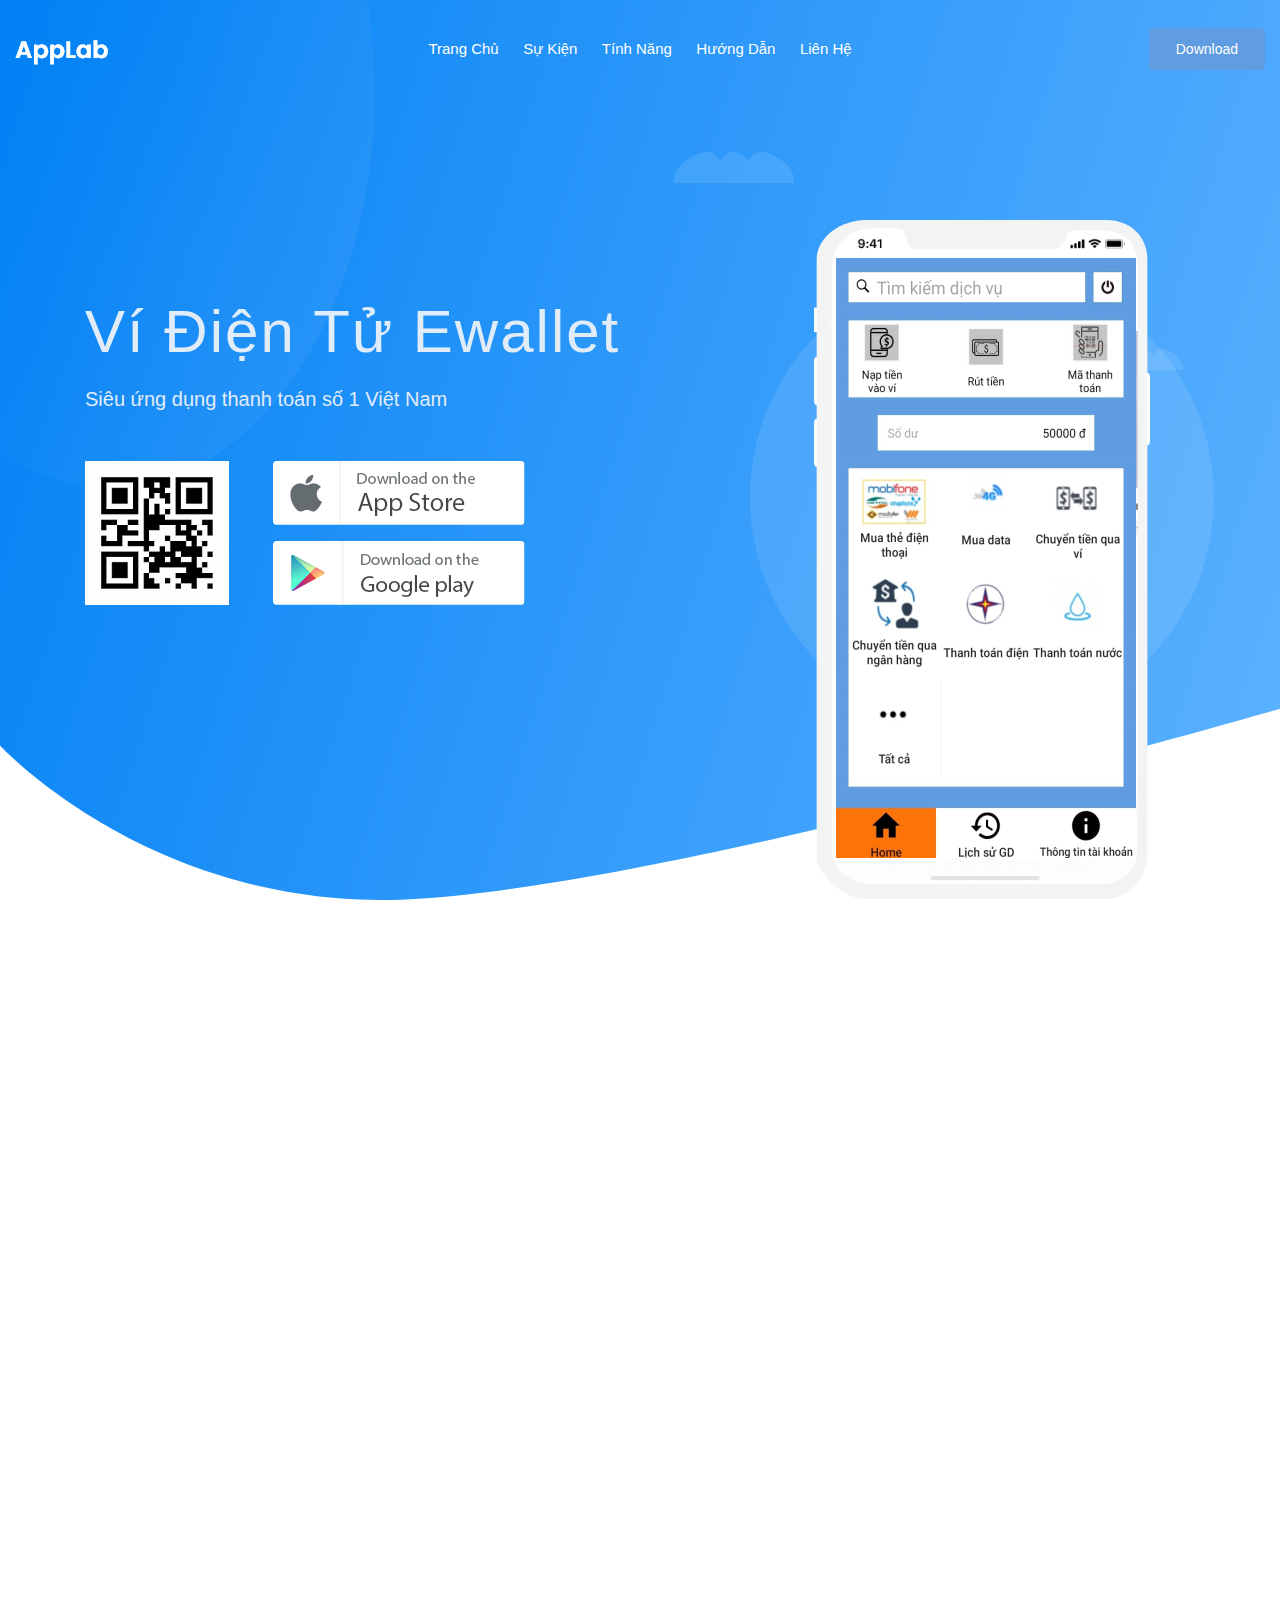
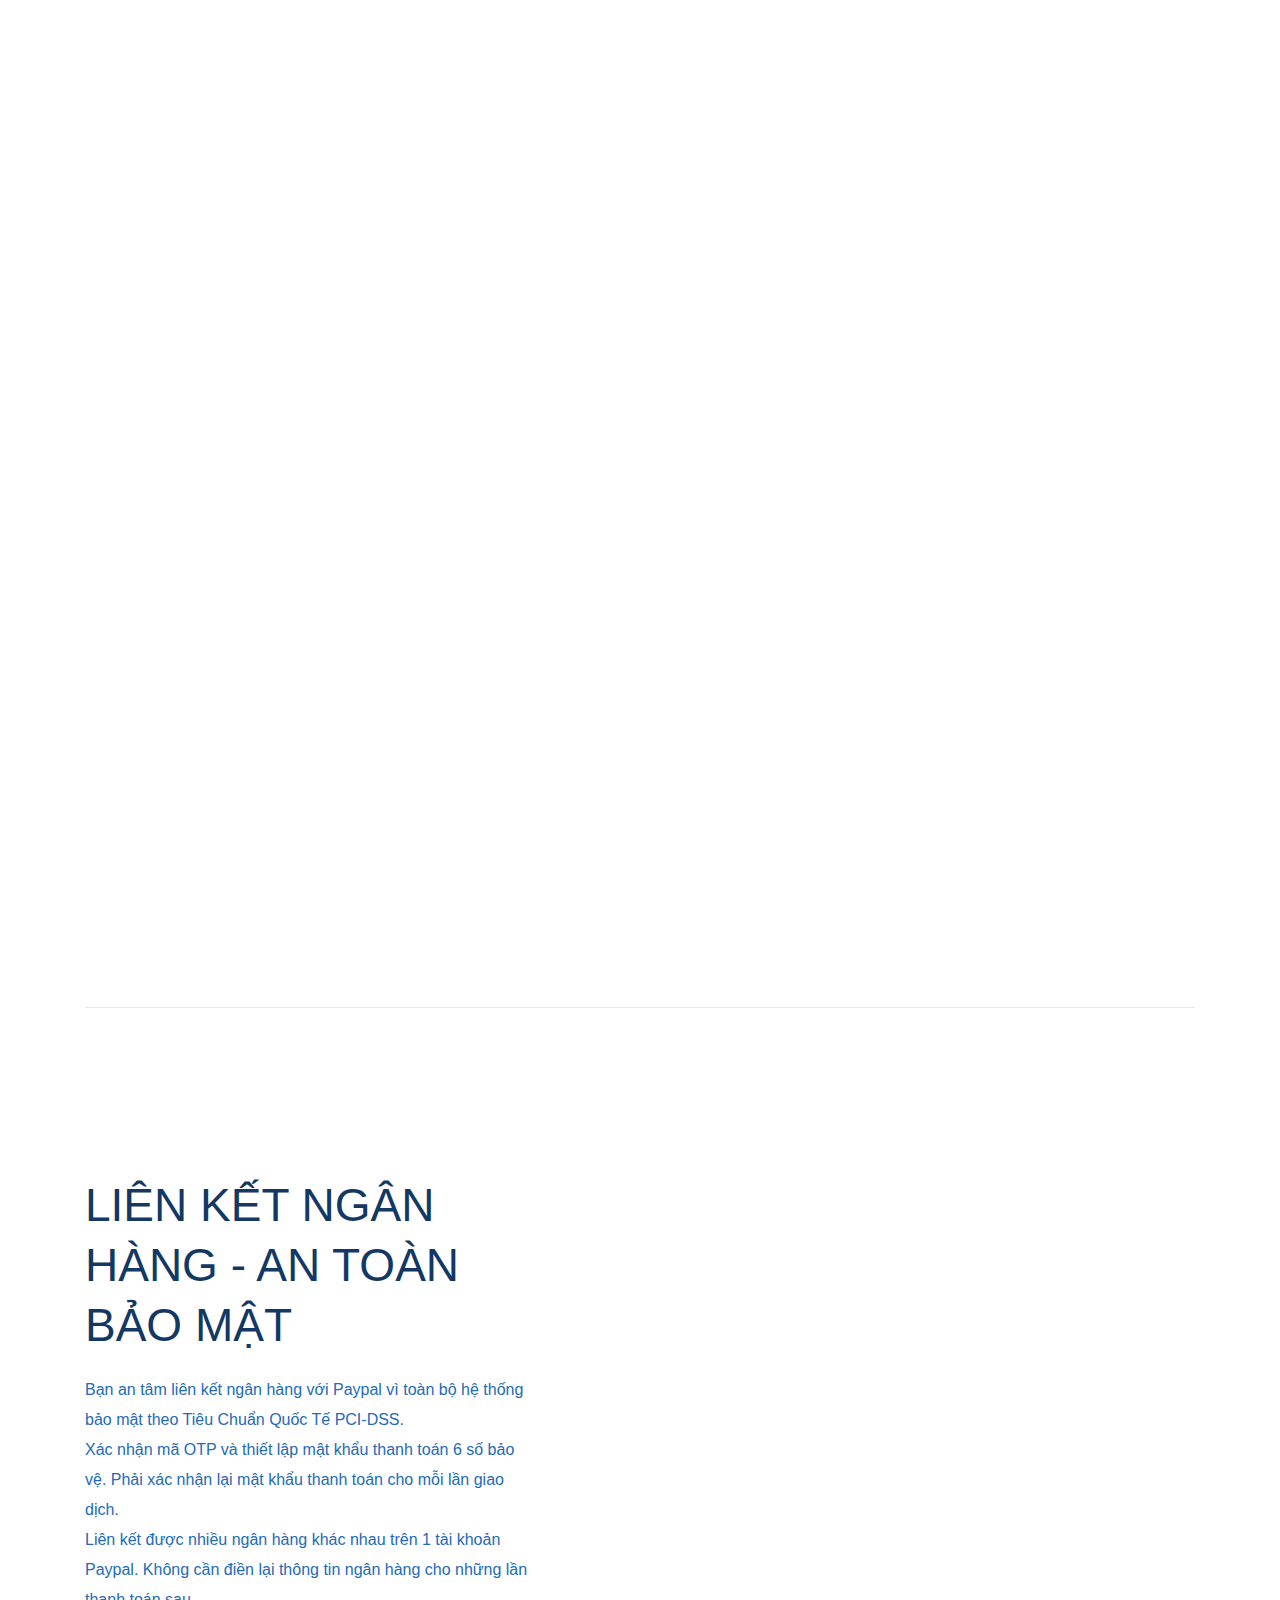
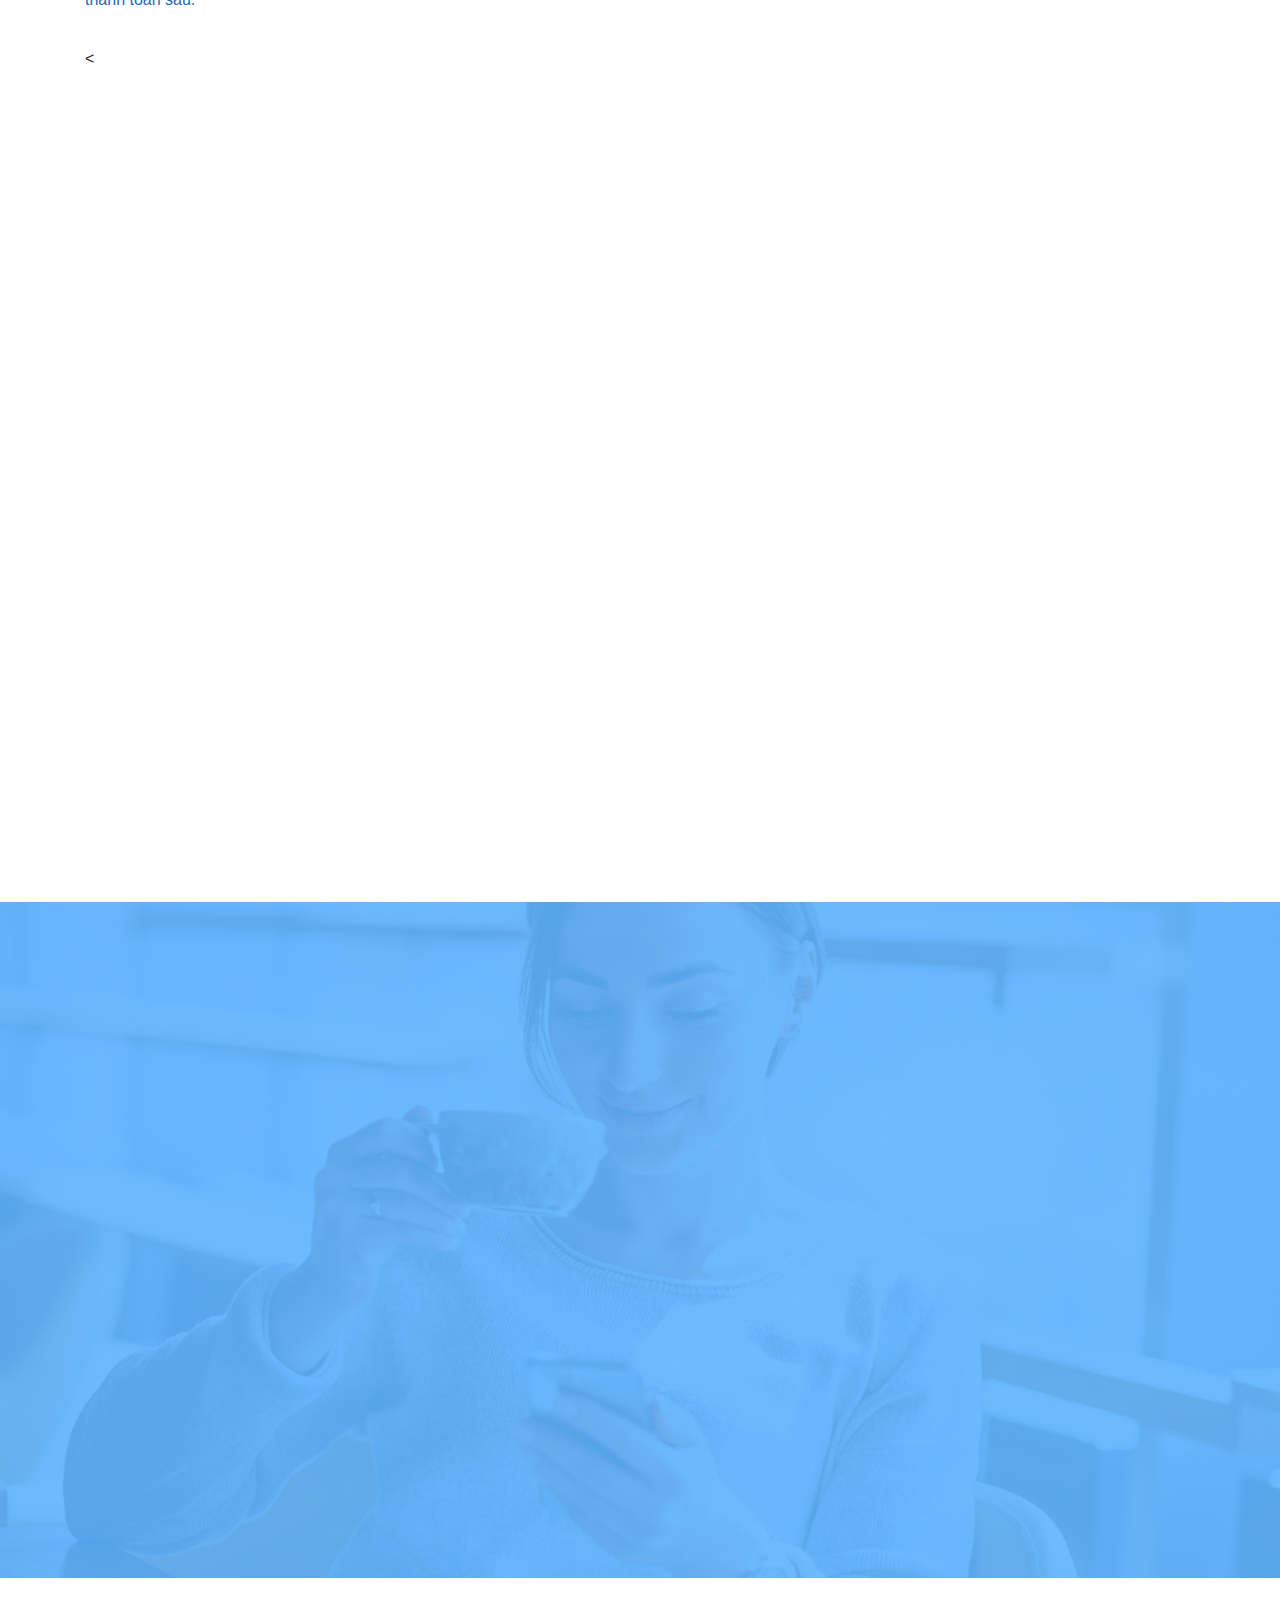
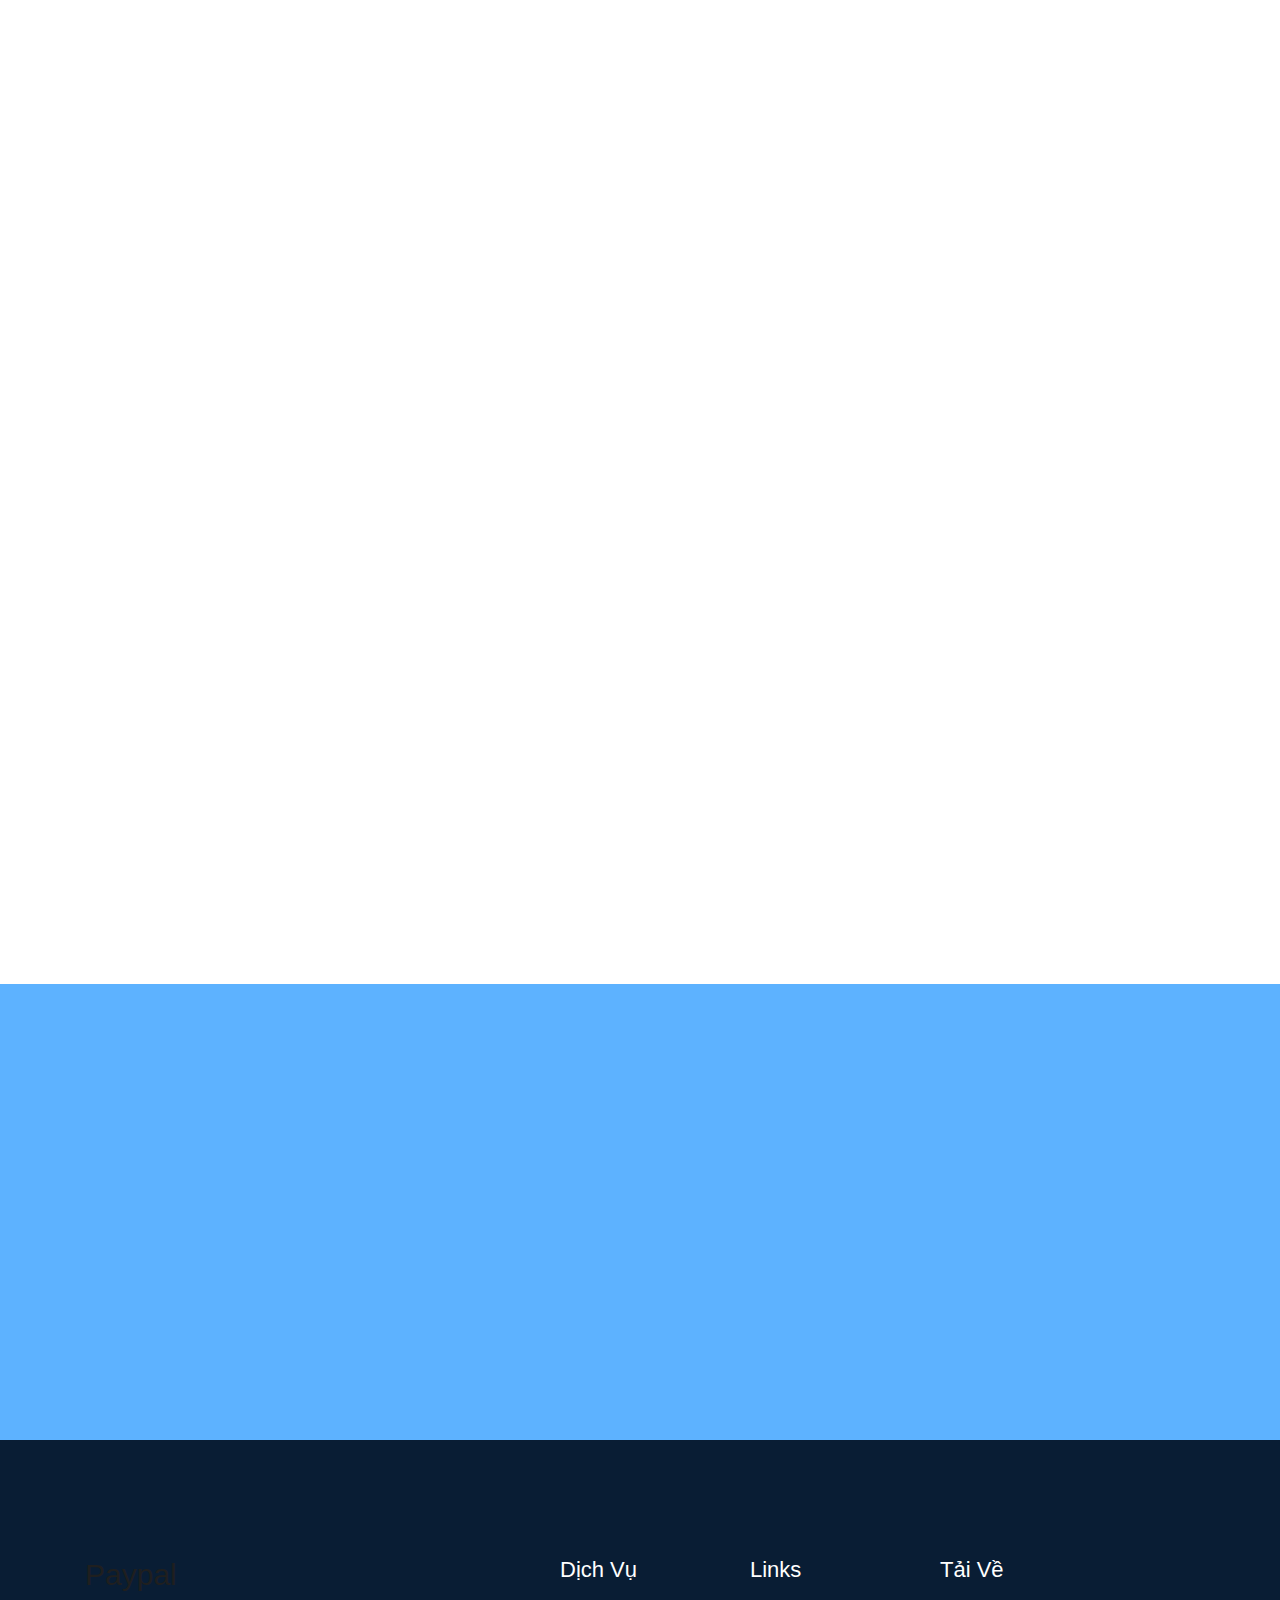
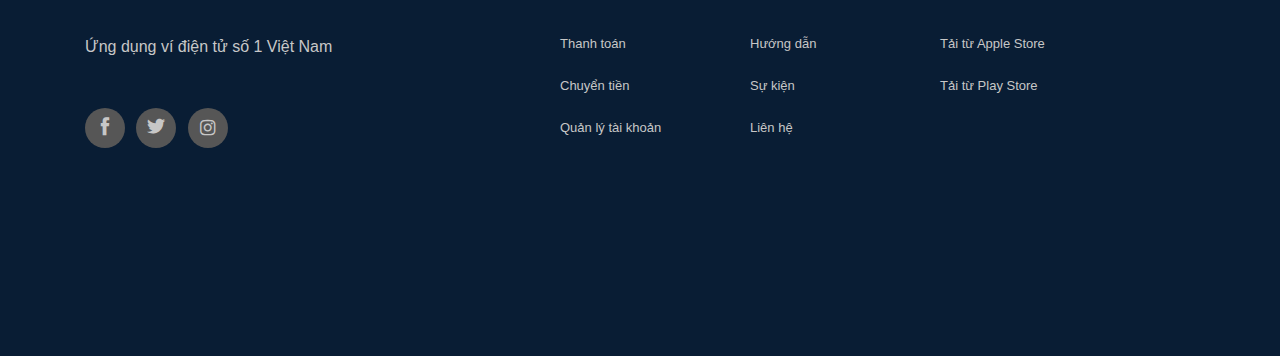
<file: index.html>
<!doctype html>
<html class="no-js" lang="zxx">

<head>
    <meta charset="utf-8">
    <meta http-equiv="x-ua-compatible" content="ie=edge">
    <title>Ewallet</title>
    <meta name="description" content="">
    <meta name="viewport" content="width=device-width, initial-scale=1">

    <!-- <link rel="manifest" href="site.webmanifest"> -->
    <!-- Place favicon.ico in the root directory -->

    <!-- CSS here -->
    <link rel="stylesheet" href="css/bootstrap.min.css">
    <link rel="stylesheet" href="css/owl.carousel.min.css">
    <link rel="stylesheet" href="css/magnific-popup.css">
    <link rel="stylesheet" href="css/font-awesome.min.css">
    <link rel="stylesheet" href="css/themify-icons.css">
    <link rel="stylesheet" href="css/nice-select.css">
    <link rel="stylesheet" href="css/flaticon.css">
    <link rel="stylesheet" href="css/gijgo.css">
    <link rel="stylesheet" href="css/animate.min.css">
    <link rel="stylesheet" href="css/slick.css">
    <link rel="stylesheet" href="css/slicknav.css">
    <link rel="stylesheet" href="css/style.css">
    <!-- <link rel="stylesheet" href="css/responsive.css"> -->
</head>

<body>
    <header>
        <div class="header-area ">
            <div id="sticky-header" class="main-header-area">
                <div class="container-fluid">
                    <div class="row align-items-center">
                        <div class="col-xl-3 col-lg-2">
                            <div class="logo">
                                <a href="index.html">
                                    <img src="img/logo.png" alt="">
                                </a>
                            </div>
                        </div>
                        <div class="col-xl-6 col-lg-7">
                            <div class="main-menu  d-none d-lg-block">
                                <nav>
                                    <ul id="navigation">
                                        <li><a class="active" href="index.html">Trang chủ</a></li>
                                        <!-- <li><a href="features.html">Features</a></li>
                                        <li><a href="Pricing.html">Pricing</a></li> -->
                                        <li><a href="blog.html">Sự kiện</a>
                                            <!-- <ul class="submenu">
                                                <li><a href="blog.html">blog</a></li>
                                                <li><a href="single-blog.html">single-blog</a></li>
                                            </ul> -->
                                        </li>
                                        <li>
                                            <a href="features.html">Tính năng</a>
                                        </li>
                                        <li><a href="huongdan.html">Hướng dẫn </a>
                                        </li>
                                        <li><a href="contact.html">Liên hệ</a></li>
                                    </ul>
                                </nav>
                            </div>
                        </div>
                        <div class="col-xl-3 col-lg-3 d-none d-lg-block">
                            <div class="Appointment">
                                <div  class="book_btn d-none d-lg-block dropdown">
                                    <a class="dropbtn"> Download </a>
                                    <div class="dropdown-content">
                                        <img style="width: auto;height: auto;" src="img/qrcode.png">
                                    </div>
                                </div>
                            </div>
                        </div>
                        <div class="col-12">
                            <div class="mobile_menu d-block d-lg-none"></div>
                        </div>
                    </div>

                </div>
            </div>
        </div>
    </header>
    <!-- header-end -->

    <!-- slider_area_start -->
    <div class="slider_area">
        <div class="single_slider  d-flex align-items-center slider_bg_1">
            <div class="container">
                <div class="row align-items-center">
                    <div class="col-xl-7 col-md-6">
                        <div class="slider_text ">
                            <h3 style="color: #E1ECF9 !important;" class="wow fadeInDown" data-wow-duration="1s" data-wow-delay=".1s" >Ví điện tử Ewallet</h3>
                            <p style="color: #E1ECF9 !important;" class="wow fadeInLeft" data-wow-duration="1s" data-wow-delay=".1s">Siêu ứng dụng thanh toán số 1 Việt Nam</p>
                            <div class="video_service_btn wow fadeInLeft" data-wow-duration="1s" data-wow-delay=".1s">
                                <div style="display: inline-block;vertical-align: top;">
                                    <img src="img/qrcode.png">
                                </div>
                                <div style="display: inline-block;margin-left: 40px">
                                    <div style="margin-bottom: 16px" >
                                        <a href="#"><img src="img/appstore.png"></a>
                                    </div>
                                    <div>
                                        <a href="#"><img src="img/googleplay.png"></a>  
                                    </div>
                                    
                                </div>
                            </div>
                            
                        </div>
                    </div>
                    <div class="col-xl-5 col-md-6">
                        <div class="phone_thumb wow fadeInDown" data-wow-duration="1.1s" data-wow-delay=".2s">
                            <img src="img/ilstrator/phone_rep.png" alt="">
                        </div>
                    </div>
                </div>
            </div>
        </div>
    </div>
    <!-- slider_area_end -->
    <!-- service_area  -->
    <div class="service_area">
        <div class="container">
            <div class="row">
                <div class="col-xl-12">
                    <div class="section_title text-center  wow fadeInUp" data-wow-duration=".5s" data-wow-delay=".3s">
                        <h3 style="color: #133863 !important;">Sử dụng Paypal <br>
                                để tiết kiệm thời gian của bạn</h3>
                    </div>
                </div>
            </div>
            <div class="row">
                <div class="col-lg-4 col-md-4">
                    <div class="single_service text-center wow fadeInUp" data-wow-duration=".6s" data-wow-delay=".4s">
                        <div class="thumb">
                                <img src="img/icon/2.svg" alt="">
                        </div>
                        <h3 style="color: #133863 !important;">Chuyển tiền <br>
                                trong vòng 2 giây</h3>
                    </div>
                </div>
                <div class="col-lg-4 col-md-4">
                        <div class="single_service text-center wow fadeInUp" data-wow-duration=".7s" data-wow-delay=".5s">
                                <div class="thumb">
                                        <img src="img/icon/1.svg" alt="">
                                </div>
                                <h3 style="color: #133863 !important;">Thanh toán <br> 
                                        bằng cách quét mã QR</h3>
                            </div>
                </div>
                <div class="col-lg-4 col-md-4">

                            <div class="single_service text-center wow fadeInUp " data-wow-duration=".8s" data-wow-delay=".6s">
                                <div class="thumb">
                                        <img src="img/icon/3.svg" alt="">
                                </div>
                                <h3 style="color: #133863 !important;">Quản lý tài khoản
                                        </h3>
                            </div>
                </div>
            </div>
        </div>
    </div>
    <!--/ service_area  -->

    <!-- service_area_2  -->
    <div class="service_area_2">
        <div class="container">
            <div class="row align-items-center">
                <div class="col-xl-4 col-lg-4 col-md-6 wow fadeInLeft" data-wow-duration=".4s" data-wow-delay=".5s">
                    <div class="man_thumb">
                        <img src="img/ilstrator_img/man_walk.png" alt="">
                    </div>
                </div>
                <div class="col-xl-5 offset-xl-1 col-lg-6 col-md-6 ">
                    <div class="mobile_screen wow fadeInRight" data-wow-duration=".8s" data-wow-delay=".5s">
                        <img src="img/phone/login.png" alt="">
                    </div>
                </div>
            </div>
            <div class="service_content_wrap">
                <div class="row">
                    <div class="col-lg-4 col-md-4">
                        <div class="single_service  wow fadeInUp" data-wow-duration=".5s" data-wow-delay=".3s">
                            <span >01</span>
                            <h3 >Đăng ký miễn phí</h3>
                            <p >Tạo tài khoản bằng số điện thoại hoặc email hoàn toàn miễn phí</p>
                        </div>
                    </div>
                    <div class="col-lg-4 col-md-4">
                        <div class="single_service  wow fadeInUp" data-wow-duration=".6s" data-wow-delay=".4s">
                            <span>02</span>
                            <h3 >Liên kết thẻ ngân hàng</h3>
                            <p>Paypal vinh hạnh hợp tác với 20 ngân hàng phổ biến nhất Việt nam</p>
                        </div>
                    </div>
                    <div class="col-lg-4 col-md-4  wow fadeInUp" data-wow-duration=".7s" data-wow-delay=".5s">
                        <div class="single_service">
                            <span>03</span>
                            <h3 >Tận hưởng</h3>
                            <p>Bắt đầu sử dụng các dịch vụ tiện ích</p>
                        </div>
                    </div>
                </div>
            </div>
        </div>
    </div>
    <!--/ service_area_2  -->


    <!-- about  -->
    <div class="features_area ">
        <div class="container">
            <div class="features_main_wrap">
                    <div class="row  align-items-center">
                            <div class="col-xl-5 col-lg-5 col-md-6">
                                <div class="features_info2">
                                    <h3>LIÊN KẾT NGÂN HÀNG - AN TOÀN BẢO MẬT</h3>
                                    <p>Bạn an tâm liên kết ngân hàng với Paypal vì toàn bộ hệ thống bảo mật theo Tiêu Chuẩn Quốc Tế PCI-DSS. <br>

                                    Xác nhận mã OTP và thiết lập mật khẩu thanh toán 6 số bảo vệ. Phải xác nhận lại mật khẩu thanh toán cho mỗi lần giao dịch. <br>

                                    Liên kết được nhiều ngân hàng khác nhau trên 1 tài khoản Paypal. Không cần điền lại thông tin ngân hàng cho những lần thanh toán sau.</p>
                                    <<!-- div class="about_btn">
                                        <a class="boxed-btn4" href="#">Download Now</a>
                                    </div> -->
                                </div>
                            </div>
                            <div class="col-xl-5 col-lg-5 offset-xl-1 offset-lg-1 col-md-6 ">
                                <div class="about_draw wow fadeInUp" data-wow-duration=".7s" data-wow-delay=".5s">
                                    <img src="img/ilstrator_img/draw.png" alt="">
                                </div>
                            </div>
                    </div>
            </div>
            <div class="features_main_wrap">
                    <div class="row  align-items-center">
                            <div class="col-xl-5 col-lg-5 offset-xl-1 offset-lg-1 col-md-6">
                                <div class="about_image wow fadeInLeft" data-wow-duration=".4s" data-wow-delay=".3s">
                                    <img src="img/phone/qr/scan.png" alt="">
                                </div>
                            </div>
                            <div class="col-xl-6 col-lg-6 col-md-6">
                                <div class="features_info">
                                    <h3 class="wow fadeInUp" data-wow-duration=".5s" data-wow-delay=".3s" >Dẫn đầu xu hướng công nghệ </h3>
                                    <p class="wow fadeInUp" data-wow-duration=".6s" data-wow-delay=".4s"  >Paypal là ứng dụng ví điện tử số 1 Việt Nam với các ưu điểm vượt trội</p>
                                    <ul>
                                        <li class="wow fadeInUp" data-wow-duration=".7s" data-wow-delay=".5s" > Bảo mật và an toàn tuyệt đối </li>
                                        <li class="wow fadeInUp" data-wow-duration=".8s" data-wow-delay=".6s" > Tính năng hiện đại và được cập nhật liên tục </li>
                                        <li class="wow fadeInUp" data-wow-duration=".9s" data-wow-delay=".7s" > Dịch vụ chăm sóc khách hàng 24/24</li>
                                    </ul>
            
                                    <div class="about_btn wow fadeInUp" data-wow-duration=".10s" data-wow-delay=".8s" >
                                        <a class="boxed-btn4" href="#">Download Now</a>
                                    </div>
                                </div>
                            </div>
                        </div>
            </div>
        </div>
    </div>
    <!--/ about  -->
    <!-- testmonial_area  -->
    <div class="testmonial_area">
        <div class="container">
            <div class="col-xl-12">
                <div class="testmonial_active owl-carousel">
                    <div class="single_testmonial text-center wow fadeInUp" data-wow-duration=".5s" data-wow-delay=".3s">
                        <div class="section_title">
                            <h3>Đánh giá <br>
                                    từ khách hàng thân thiết</h3>
                        </div>
                        <p>
                                Ứng dụng chạy mượt mà. <br> 
                                Giao dịch hoàn thành 100%, chưa thấy phát sinh lỗi.
                        </p>
                        <div class="rating_author">
                            <i class="fa fa-star"></i>
                            <i class="fa fa-star"></i>
                            <i class="fa fa-star"></i>
                            <i class="fa fa-star"></i>
                            <i class="fa fa-star"></i>
                            <span>
                                    - Duy Huynh
                            </span>
                        </div>
                    </div>
                    <div class="single_testmonial text-center wow fadeInUp" data-wow-duration=".5s" data-wow-delay=".3s">
                        <div class="section_title">
                            <h3>Đánh giá <br>
                                    từ khách hàng thân thiết</h3>
                        </div>
                        <p>
                                Quá nhiều ưu đãi khi sử dụng ứng dụng <br> 
                                Các sự kiện được cập nhật liên tục 
                        </p>
                        <div class="rating_author">
                            <i class="fa fa-star"></i>
                            <i class="fa fa-star"></i>
                            <i class="fa fa-star"></i>
                            <i class="fa fa-star"></i>
                            <i class="fa fa-star"></i>
                            <span>
                                    - Tri Quang
                            </span>
                        </div>
                    </div>
                    <div class="single_testmonial text-center wow fadeInUp" data-wow-duration=".5s" data-wow-delay=".3s">
                        <div class="section_title">
                            <h3>Đánh giá <br>
                                    từ khách hàng thân thiết</h3>
                        </div>
                        <p>
                                Tính năng quản lý ví rất tiện lợi <br>
                                Giúp mình quản lý chi tiêu một cách dễ dàng <br>
                                
                        </p>
                        <div class="rating_author">
                            <i class="fa fa-star"></i>
                            <i class="fa fa-star"></i>
                            <i class="fa fa-star"></i>
                            <i class="fa fa-star"></i>
                            <i class="fa fa-star"></i>
                            <span>
                                    - Vinh
                            </span>
                        </div>
                    </div>
                    
                </div>
            </div>
        </div>
    </div>
    <!--/ testmonial_area  -->

    <!-- prising_area  -->
    <div class="prising_area">
        <div class="container">
            <div class="row">
                <div class="col-xl-12">
                    <div class="section_title text-center wow fadeInUp" data-wow-duration=".5s" data-wow-delay=".5s">
                        <h3>Đa dạng tiện ích</h3>
                        <p>Paypal là ứng dụng thanh toán di động với nhiều tính năng độc đáo. Được xây dựng chuyên biệt để thỏa mãn mọi nhu cầu thanh toán trong cuộc sống và nhu cầu kinh doanh. </p>
                    </div>
                </div>
            </div>
            <div class="row no-gutters align-items-center">
                <div class="col-xl-4 col-md-4">
                    <div class="single_prising text-center wow fadeInUp" data-wow-duration=".7s" data-wow-delay=".8s">
                        <div class="prising_header d-flex justify-content-between">
                            <h3>Chuyển tiền</h3>
                            <!-- <span>$06</span> -->
                        </div>
                        <ul>
                            <li>Ví sang Ví</li>
                            <li>Ngân hàng sang ví</li>
                            <!-- <li>Webmail Support</li>
                            <li>100GB Cloud Storage</li> -->
                        </ul>
                        <div class="prising_bottom">
                            <a href="#" class="get_now prising_btn">Get Now</a>
                        </div>
                    </div>
                </div>
                <div class="col-xl-4 col-md-4">
                    <div class="single_prising text-center wow fadeInUp" data-wow-duration=".6s" data-wow-delay=".6s">
                        <div class="prising_header d-flex justify-content-between pink_header">
                            <h3>Quản lý ví tiền</h3>
                            <!-- <span>$06</span> -->
                        </div>
                        <ul>
                            <li>Theo dõi lịch sử chi tiêu</li>
                            <li>Tracking số dư tài khoản</li>
                            <li>Xuất biểu đồ theo tháng</li>
                            <!-- <li>100GB Cloud Storage</li>
                            <li>Unlimited Users Limit</li> -->
                        </ul>
                        <div class="prising_bottom">
                            <a href="#" class="get_now prising_btn">Get Now</a>
                        </div>
                    </div>
                </div>
                <div class="col-xl-4 col-md-4">
                    <div class="single_prising text-center wow fadeInUp" data-wow-duration=".7s" data-wow-delay=".8s">
                        <div class="prising_header d-flex justify-content-between green_header">
                            <h3>Thanh toán</h3>
                            <!-- <span>$06</span> -->
                        </div>
                        <ul>
                            <li>Tiền điện, nước</li>
                            <li>Card điện thoại</li>
                            <li>Hóa đơn tại cửa hàng tiện lợi</li>
                            <li>Tiền vé máy bay</li>
                        </ul>
                        <div class="prising_bottom">
                            <a href="#" class="get_now prising_btn">Get Now</a>
                        </div>
                    </div>
                </div>
            </div>
        </div>
    </div>
    <!--/ prising_area  -->

    <!-- productivity_area  -->
    <div class="productivity_area">
        <div class="container">
            <div class="row align-items-center">
                <div class="col-xl-7 col-md-12 col-lg-6">
                    <h3 class="wow fadeInDown" data-wow-duration="1s" data-wow-delay=".1s">Bắt đầu sử dụng ứng dụng <br>
                            ngay và luôn</h3>
                </div>
                <div class="col-xl-5 col-md-12 col-lg-6">
                    <div class="app_download wow fadeInDown" data-wow-duration="1s" data-wow-delay=".1s">
                        <a href="#" >
                                <img src="img/ilstrator/app.svg" alt="">
                        </a>
                        <a href="#">
                                <img src="img/ilstrator/play.svg" alt="">
                        </a>
                        
                    </div>
                </div>
            </div>
        </div>
    </div>
    <!--/ productivity_area  -->

    <!-- footer start -->
    <footer class="footer">
        <div class="footer_top">
            <div class="container">
                <div class="row">
                    <div class="col-xl-4 col-md-6 col-lg-4">
                        <div class="footer_widget">
                            <div class="footer_logo">
                                <a href="#">
                                    <h2>Paypal</h2>
                                </a>
                            </div>
                            <p>
                                Ứng dụng ví điện tử số 1 Việt Nam
                            </p>
                            <div class="socail_links">
                                <ul>
                                    <li>
                                        <a href="#">
                                            <i class="ti-facebook"></i>
                                        </a>
                                    </li>
                                    <li>
                                        <a href="#">
                                            <i class="ti-twitter-alt"></i>
                                        </a>
                                    </li>
                                    <li>
                                        <a href="#">
                                            <i class="fa fa-instagram"></i>
                                        </a>
                                    </li>
                                </ul>
                            </div>

                        </div>
                    </div>
                    <div class="col-xl-2 offset-xl-1 col-md-6 col-lg-3">
                        <div class="footer_widget">
                            <h3 class="footer_title">
                                    Dịch vụ
                            </h3>
                            <ul>
                                <li><a href="#">Thanh toán</a></li>
                                <li><a href="#">Chuyển tiền</a></li>
                                <li><a href="#">Quản lý tài khoản</a></li>
                                
                            </ul>

                        </div>
                    </div>
                    <div class="col-xl-2 col-md-6 col-lg-2">
                        <div class="footer_widget">
                            <h3 class="footer_title">
                                    Links
                            </h3>
                            <ul>
                                
                                <li><a href="#">Hướng dẫn</a></li>
                                <li><a href="#">Sự kiện</a></li>
                                <li><a href="#">Liên hệ</a></li>
                            </ul>
                        </div>
                    </div>
                    <div class="col-xl-3 col-md-6 col-lg-3">
                        <div class="footer_widget">
                            <h3 class="footer_title">
                                    Tải về
                            </h3>
                            <ul>
                                <li>
                                    <a href="#">
                                        Tải từ Apple Store

                                    </a>
                                </li>
                                <li><a href="#">
                                        Tải từ Play Store
                                    </a>
                                </li>
                                </ul>
                        </div>
                    </div>
                </div>
            </div>
        </div>
        
    </footer>
    <!--/ footer end  -->

    <!-- JS here -->
    <script src="js/vendor/modernizr-3.5.0.min.js"></script>
    <script src="js/vendor/jquery-1.12.4.min.js"></script>
    <script src="js/popper.min.js"></script>
    <script src="js/bootstrap.min.js"></script>
    <script src="js/owl.carousel.min.js"></script>
    <script src="js/isotope.pkgd.min.js"></script>
    <script src="js/ajax-form.js"></script>
    <script src="js/waypoints.min.js"></script>
    <script src="js/jquery.counterup.min.js"></script>
    <script src="js/imagesloaded.pkgd.min.js"></script>
    <script src="js/scrollIt.js"></script>
    <script src="js/jquery.scrollUp.min.js"></script>
    <script src="js/wow.min.js"></script>
    <script src="js/nice-select.min.js"></script>
    <script src="js/jquery.slicknav.min.js"></script>
    <script src="js/jquery.magnific-popup.min.js"></script>
    <script src="js/plugins.js"></script>
    <script src="js/gijgo.min.js"></script>

    <!--contact js-->
    <script src="js/contact.js"></script>
    <script src="js/jquery.ajaxchimp.min.js"></script>
    <script src="js/jquery.form.js"></script>
    <script src="js/jquery.validate.min.js"></script>
    <script src="js/mail-script.js"></script>

    <script src="js/main.js"></script>
</body>

</html>
</file>
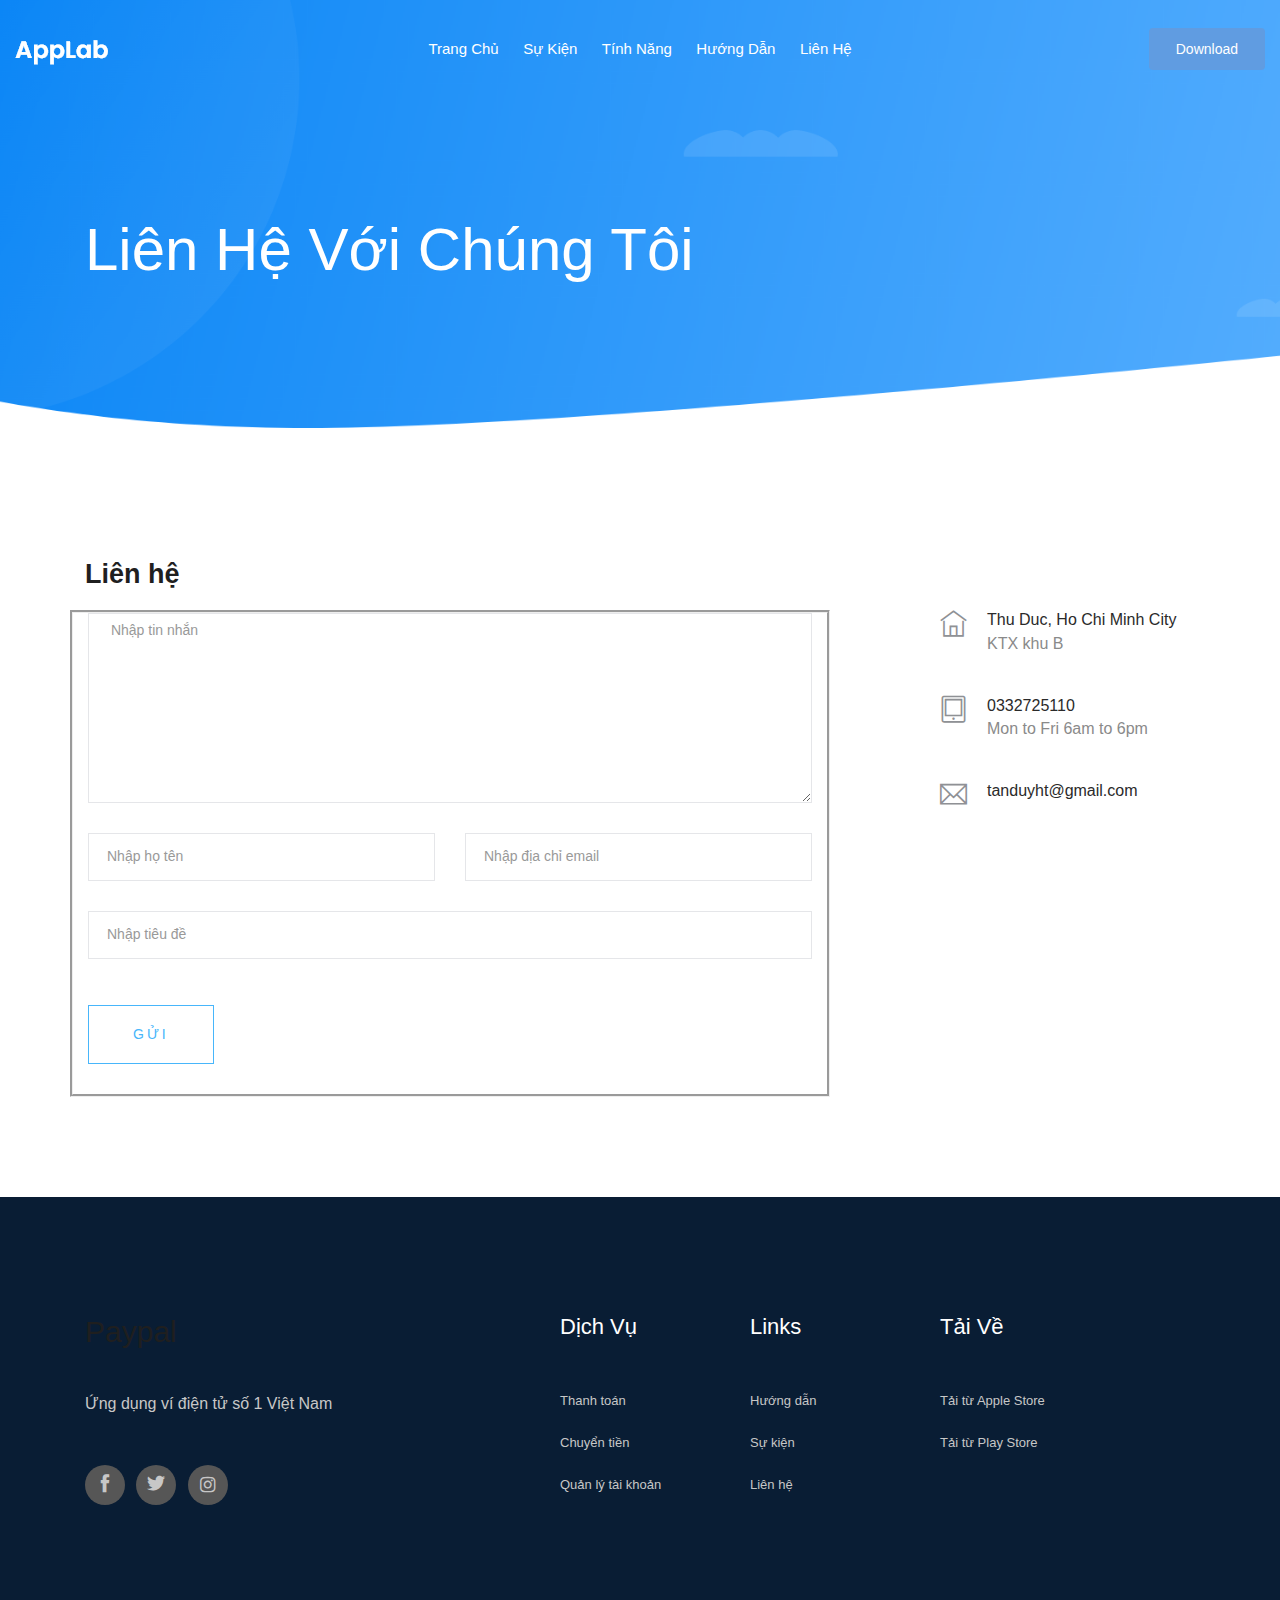
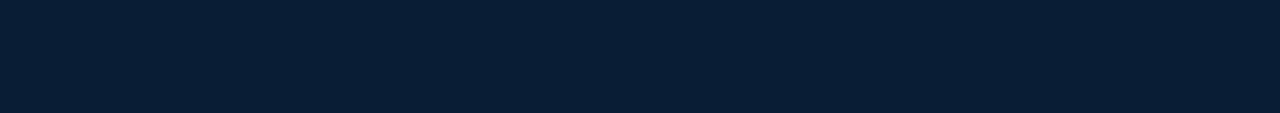
<file: contact.html>
<!doctype html>
<html class="no-js" lang="zxx">

<head>
    <meta charset="utf-8">
    <meta http-equiv="x-ua-compatible" content="ie=edge">
    <title>Ewallet</title>
    <meta name="description" content="">
    <meta name="viewport" content="width=device-width, initial-scale=1">

    <!-- <link rel="manifest" href="site.webmanifest"> -->
    <!-- Place favicon.ico in the root directory -->

    <!-- CSS here -->
    <link rel="stylesheet" href="css/bootstrap.min.css">
    <link rel="stylesheet" href="css/owl.carousel.min.css">
    <link rel="stylesheet" href="css/magnific-popup.css">
    <link rel="stylesheet" href="css/font-awesome.min.css">
    <link rel="stylesheet" href="css/themify-icons.css">
    <link rel="stylesheet" href="css/nice-select.css">
    <link rel="stylesheet" href="css/flaticon.css">
    <link rel="stylesheet" href="css/gijgo.css">
    <link rel="stylesheet" href="css/animate.min.css">
    <link rel="stylesheet" href="css/slicknav.css">
    <link rel="stylesheet" href="css/style.css">
    <!-- <link rel="stylesheet" href="css/responsive.css"> -->
</head>

<body>
    <!--[if lte IE 9]>
            <p class="browserupgrade">You are using an <strong>outdated</strong> browser. Please <a href="https://browsehappy.com/">upgrade your browser</a> to improve your experience and security.</p>
        <![endif]-->


    <!-- header-start -->
    <header>
        <div class="header-area ">
            <div id="sticky-header" class="main-header-area">
                <div class="container-fluid">
                    <div class="row align-items-center">
                        <div class="col-xl-3 col-lg-2">
                            <div class="logo">
                                <a href="index.html">
                                    <img src="img/logo.png" alt="">
                                </a>
                            </div>
                        </div>
                        <div class="col-xl-6 col-lg-7">
                            <div class="main-menu  d-none d-lg-block">
                                <nav>
                                    <ul id="navigation">
                                        <li><a class="active" href="index.html">Trang chủ</a></li>
                                        <!-- <li><a href="features.html">Features</a></li>
                                        <li><a href="Pricing.html">Pricing</a></li> -->
                                        <li><a href="blog.html">Sự kiện</a>
                                            <!-- <ul class="submenu">
                                                <li><a href="blog.html">blog</a></li>
                                                <li><a href="single-blog.html">single-blog</a></li>
                                            </ul> -->
                                        </li>
                                        <li>
                                            <a href="features.html">Tính năng</a>
                                        </li>
                                        <li><a href="huongdan.html">Hướng dẫn </a>
                                        </li>
                                        <li><a href="contact.html">Liên hệ</a></li>
                                    </ul>
                                </nav>
                            </div>
                        </div>
                        <div class="col-xl-3 col-lg-3 d-none d-lg-block">
                            <div class="Appointment">
                                <div  class="book_btn d-none d-lg-block dropdown">
                                    <a class="dropbtn"> Download </a>
                                    <div class="dropdown-content">
                                        <img style="width: auto;height: auto;" src="img/qrcode.png">
                                    </div>
                                </div>
                            </div>
                        </div>
                        <div class="col-12">
                            <div class="mobile_menu d-block d-lg-none"></div>
                        </div>
                    </div>

                </div>
            </div>
        </div>
    </header>
    <!-- header-end -->

    <!-- bradcam_area  -->
    <div class="bradcam_area bradcam_bg_1" style="max-height: 20px;">
        <div class="container">
            <div class="row">
                <div class="col-xl-12">
                    <div class="bradcam_text">
                        <h3>Liên hệ với chúng tôi</h3>
                    </div>
                </div>
            </div>
        </div>
    </div>
    <!-- /bradcam_area  -->

    <!-- ================ contact section start ================= -->
    <section class="contact-section">
            <div class="container">
                
    
    
                <div class="row">
                    <div class="col-12">
                        <h2 class="contact-title">Liên hệ</h2>
                    </div>
                    <div class="col-lg-8" style="border-style: groove !important;">
                        <form class="form-contact contact_form" action="contact_process.php" method="post" id="contactForm" novalidate="novalidate">
                            <div class="row">
                                <div class="col-12">
                                    <div class="form-group">
                                        <textarea class="form-control w-100" name="message" id="message" cols="30" rows="9" onfocus="this.placeholder = ''" onblur="this.placeholder = 'Nhập tin nhắn'" placeholder=" Nhập tin nhắn"></textarea>
                                    </div>
                                </div>
                                <div class="col-sm-6">
                                    <div class="form-group">
                                        <input class="form-control valid" name="name" id="name" type="text" onfocus="this.placeholder = ''" onblur="this.placeholder = 'Nhập họ tên'" placeholder="Nhập họ tên">
                                    </div>
                                </div>
                                <div class="col-sm-6">
                                    <div class="form-group">
                                        <input class="form-control valid" name="email" id="email" type="email" onfocus="this.placeholder = ''" onblur="this.placeholder = 'Nhập địa chỉ email'" placeholder="Nhập địa chỉ email">
                                    </div>
                                </div>
                                <div class="col-12">
                                    <div class="form-group">
                                        <input class="form-control" name="subject" id="subject" type="text" onfocus="this.placeholder = ''" onblur="this.placeholder = 'Enter Subject'" placeholder="Nhập tiêu đề">
                                    </div>
                                </div>
                            </div>
                            <div class="form-group mt-3">
                                <button type="submit" class="button button-contactForm boxed-btn">Gửi</button>
                            </div>
                        </form>
                    </div>
                    <div class="col-lg-3 offset-lg-1" >
                        <div class="media contact-info">
                            <span class="contact-info__icon"><i class="ti-home"></i></span>
                            <div class="media-body">
                                <h3>Thu Duc, Ho Chi Minh City</h3>
                                <p>KTX khu B</p>
                            </div>
                        </div>
                        <div class="media contact-info">
                            <span class="contact-info__icon"><i class="ti-tablet"></i></span>
                            <div class="media-body">
                                <h3>0332725110</h3>
                                <p>Mon to Fri 6am to 6pm</p>
                            </div>
                        </div>
                        <div class="media contact-info">
                            <span class="contact-info__icon"><i class="ti-email"></i></span>
                            <div class="media-body">
                                <h3>tanduyht@gmail.com</h3>
                                <p></p>
                            </div>
                        </div>
                    </div>
                </div>
            </div>
        </section>
    <!-- ================ contact section end ================= -->
    
    <!-- footer start -->
    <footer class="footer">
        <div class="footer_top">
            <div class="container">
                <div class="row">
                    <div class="col-xl-4 col-md-6 col-lg-4">
                        <div class="footer_widget">
                            <div class="footer_logo">
                                <a href="#">
                                    <h2>Paypal</h2>
                                </a>
                            </div>
                            <p>
                                Ứng dụng ví điện tử số 1 Việt Nam
                            </p>
                            <div class="socail_links">
                                <ul>
                                    <li>
                                        <a href="#">
                                            <i class="ti-facebook"></i>
                                        </a>
                                    </li>
                                    <li>
                                        <a href="#">
                                            <i class="ti-twitter-alt"></i>
                                        </a>
                                    </li>
                                    <li>
                                        <a href="#">
                                            <i class="fa fa-instagram"></i>
                                        </a>
                                    </li>
                                </ul>
                            </div>

                        </div>
                    </div>
                    <div class="col-xl-2 offset-xl-1 col-md-6 col-lg-3">
                        <div class="footer_widget">
                            <h3 class="footer_title">
                                    Dịch vụ
                            </h3>
                            <ul>
                                <li><a href="#">Thanh toán</a></li>
                                <li><a href="#">Chuyển tiền</a></li>
                                <li><a href="#">Quản lý tài khoản</a></li>
                                
                            </ul>

                        </div>
                    </div>
                    <div class="col-xl-2 col-md-6 col-lg-2">
                        <div class="footer_widget">
                            <h3 class="footer_title">
                                    Links
                            </h3>
                            <ul>
                                
                                <li><a href="#">Hướng dẫn</a></li>
                                <li><a href="#">Sự kiện</a></li>
                                <li><a href="#">Liên hệ</a></li>
                            </ul>
                        </div>
                    </div>
                    <div class="col-xl-3 col-md-6 col-lg-3">
                        <div class="footer_widget">
                            <h3 class="footer_title">
                                    Tải về
                            </h3>
                            <ul>
                                <li>
                                    <a href="#">
                                        Tải từ Apple Store

                                    </a>
                                </li>
                                <li><a href="#">
                                        Tải từ Play Store
                                    </a>
                                </li>
                                </ul>
                        </div>
                    </div>
                </div>
            </div>
        </div>
        
    </footer>
    <!--/ footer end  -->
    
        <!-- JS here -->
        <script src="js/vendor/modernizr-3.5.0.min.js"></script>
        <script src="js/vendor/jquery-1.12.4.min.js"></script>
        <script src="js/popper.min.js"></script>
        <script src="js/bootstrap.min.js"></script>
        <script src="js/owl.carousel.min.js"></script>
        <script src="js/isotope.pkgd.min.js"></script>
        <script src="js/ajax-form.js"></script>
        <script src="js/waypoints.min.js"></script>
        <script src="js/jquery.counterup.min.js"></script>
        <script src="js/imagesloaded.pkgd.min.js"></script>
        <script src="js/scrollIt.js"></script>
        <script src="js/jquery.scrollUp.min.js"></script>
        <script src="js/wow.min.js"></script>
        <script src="js/nice-select.min.js"></script>
        <script src="js/jquery.slicknav.min.js"></script>
        <script src="js/jquery.magnific-popup.min.js"></script>
        <script src="js/plugins.js"></script>
        <script src="js/gijgo.min.js"></script>
    
        <!--contact js-->
        <script src="js/contact.js"></script>
        <script src="js/jquery.ajaxchimp.min.js"></script>
        <script src="js/jquery.form.js"></script>
        <script src="js/jquery.validate.min.js"></script>
        <script src="js/mail-script.js"></script>
    
        <script src="js/main.js"></script>
        <script>
            $('#datepicker').datepicker({
                iconsLibrary: 'fontawesome',
                icons: {
                 rightIcon: '<span class="fa fa-caret-down"></span>'
             }
            });
            $('#datepicker2').datepicker({
                iconsLibrary: 'fontawesome',
                icons: {
                 rightIcon: '<span class="fa fa-caret-down"></span>'
             }
    
            });
        </script>
    </body>
    
    </html>
</file>
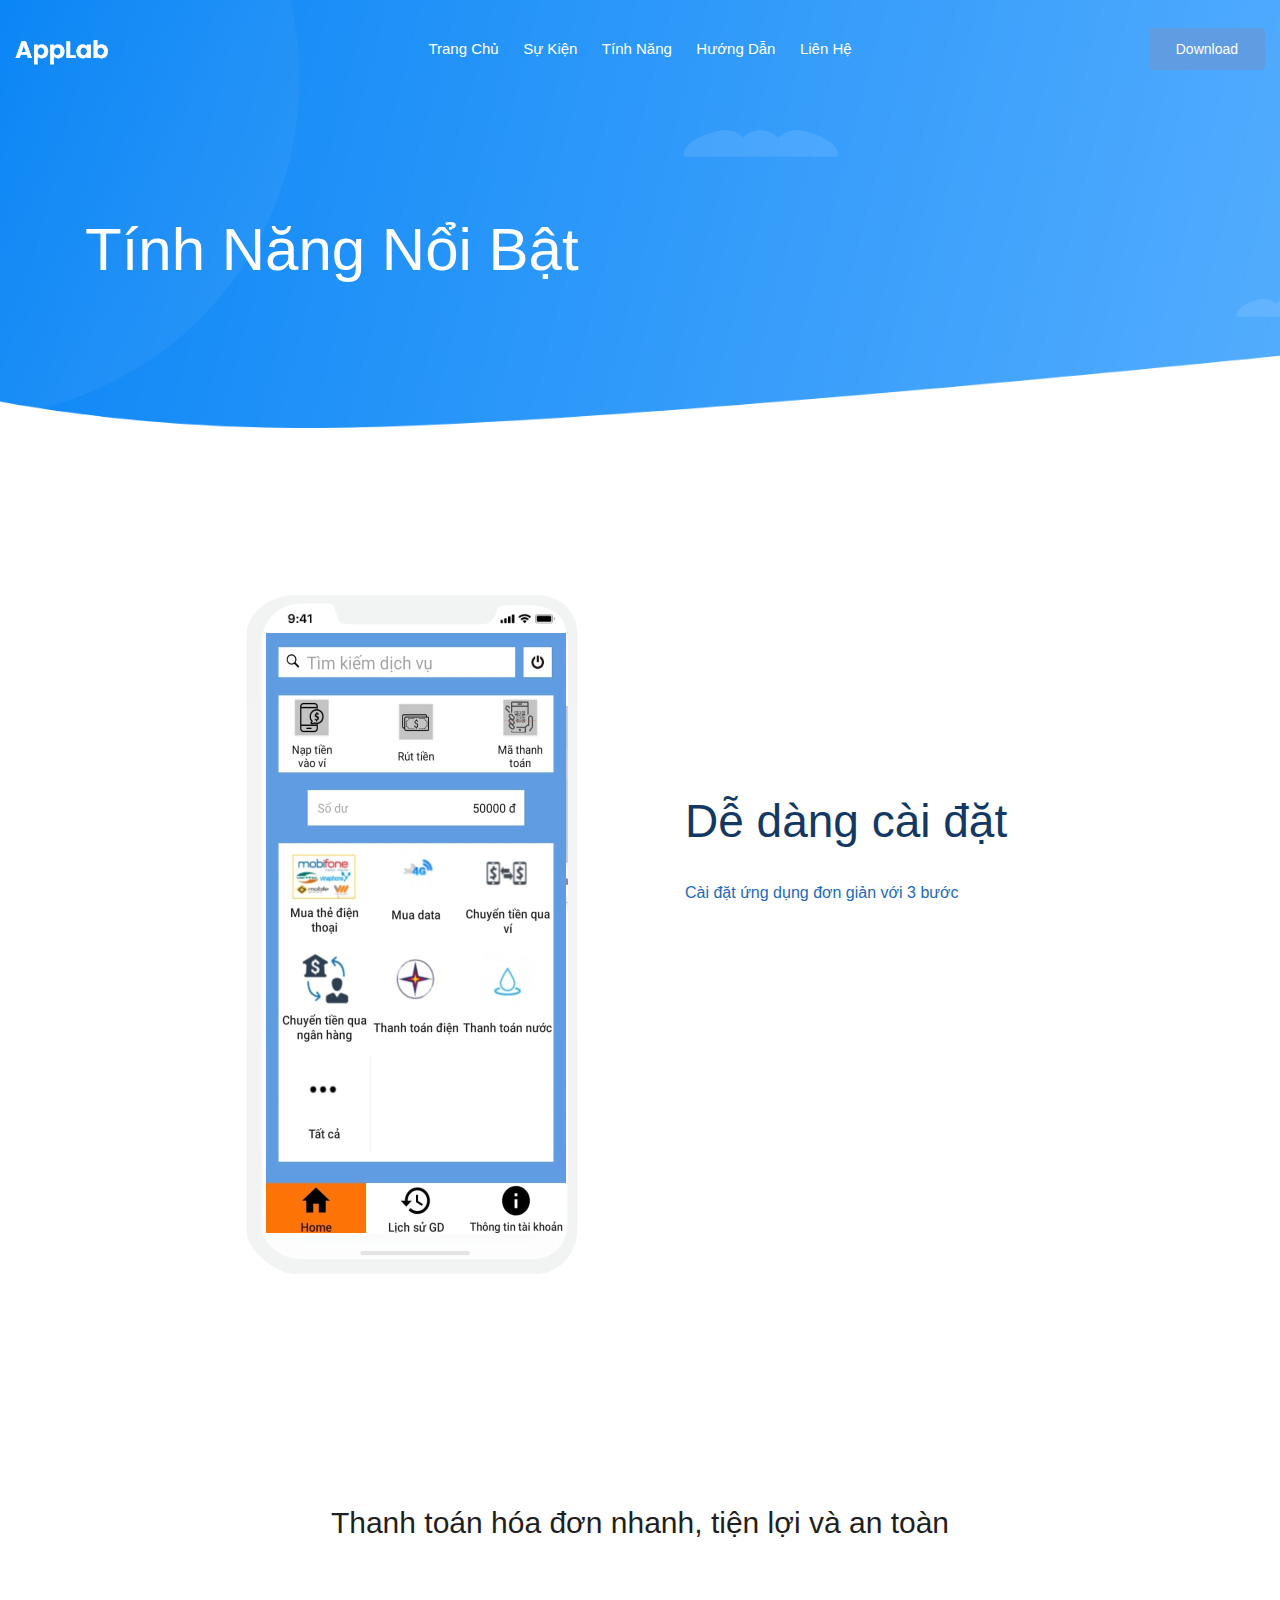
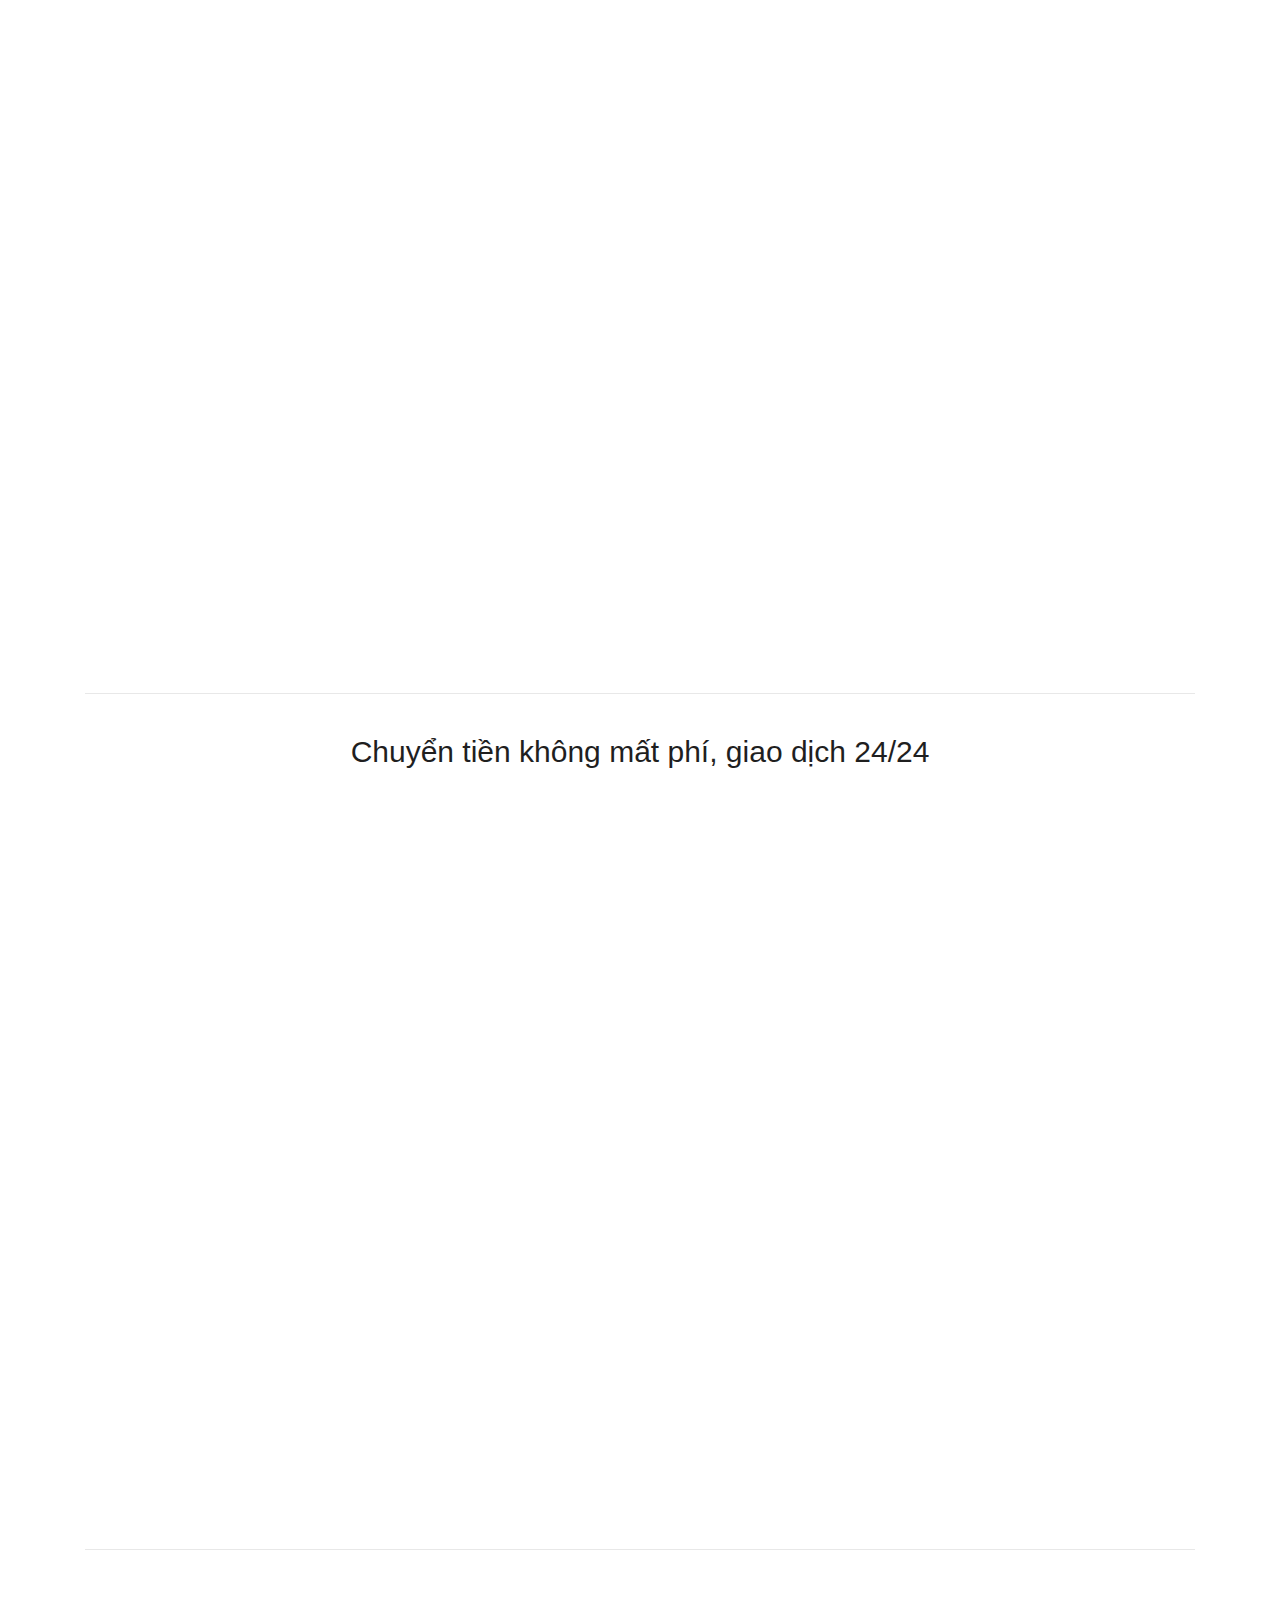
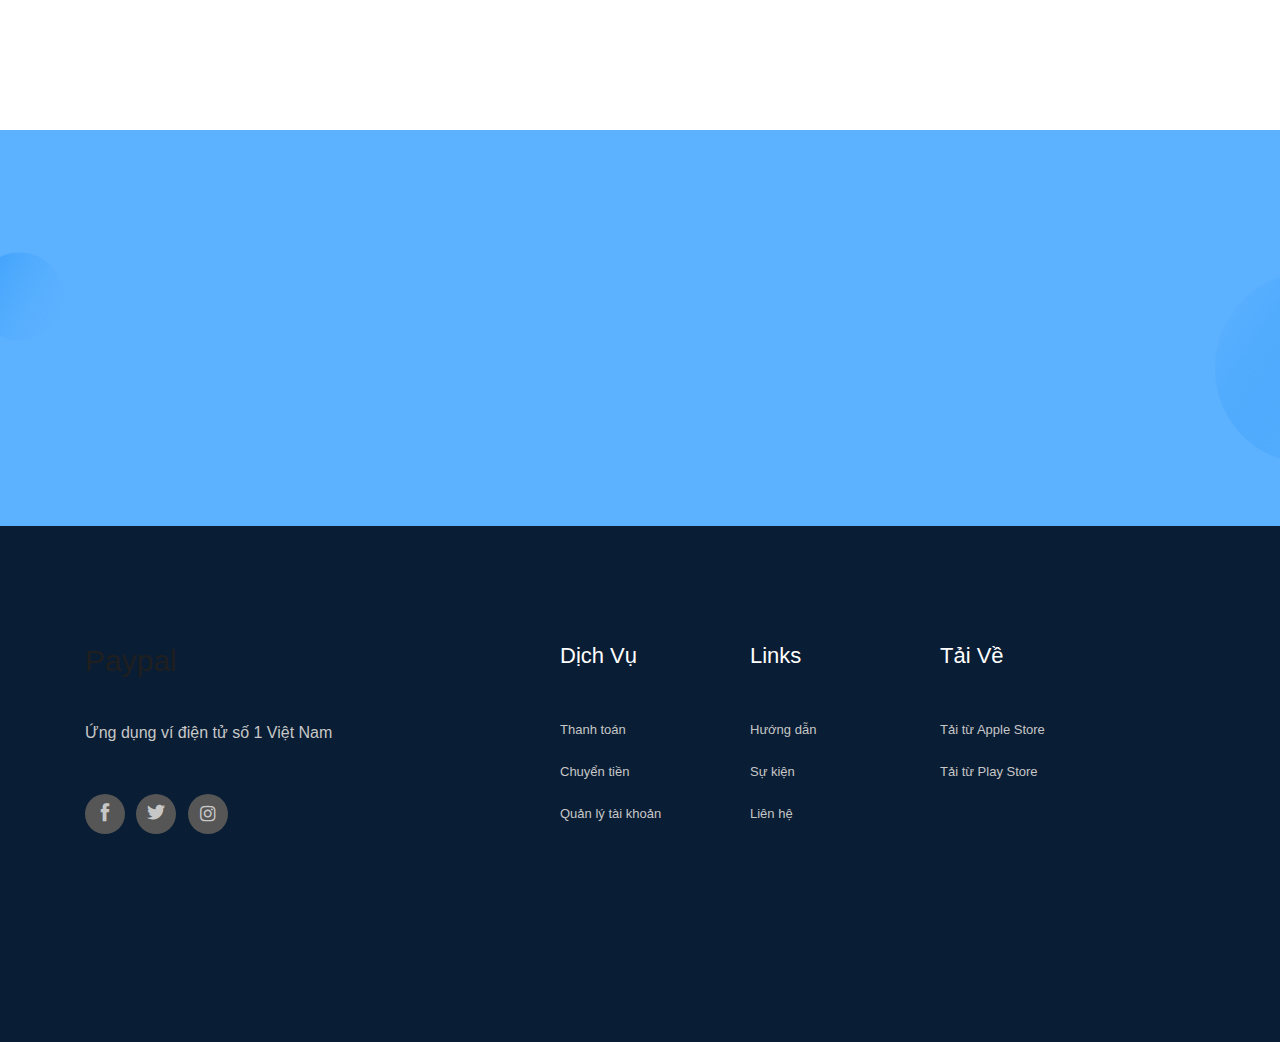
<file: features.html>
<!doctype html>
<html class="no-js" lang="zxx">

<head>
    <meta charset="utf-8">
    <meta http-equiv="x-ua-compatible" content="ie=edge">
    <title>Ewallet</title>
    <meta name="description" content="">
    <meta name="viewport" content="width=device-width, initial-scale=1">

    <!-- <link rel="manifest" href="site.webmanifest"> -->
    <!-- Place favicon.ico in the root directory -->

    <!-- CSS here -->
    <link rel="stylesheet" href="css/bootstrap.min.css">
    <link rel="stylesheet" href="css/owl.carousel.min.css">
    <link rel="stylesheet" href="css/magnific-popup.css">
    <link rel="stylesheet" href="css/font-awesome.min.css">
    <link rel="stylesheet" href="css/themify-icons.css">
    <link rel="stylesheet" href="css/nice-select.css">
    <link rel="stylesheet" href="css/flaticon.css">
    <link rel="stylesheet" href="css/gijgo.css">
    <link rel="stylesheet" href="css/animate.min.css">
    <link rel="stylesheet" href="css/slick.css">
    <link rel="stylesheet" href="css/slicknav.css">
    <link rel="stylesheet" href="css/style.css">
    <!-- <link rel="stylesheet" href="css/responsive.css"> -->
</head>

<body>
    <!--[if lte IE 9]>
            <p class="browserupgrade">You are using an <strong>outdated</strong> browser. Please <a href="https://browsehappy.com/">upgrade your browser</a> to improve your experience and security.</p>
        <![endif]-->

    <!-- header-start -->
    <header>
        <div class="header-area ">
            <div id="sticky-header" class="main-header-area">
                <div class="container-fluid">
                    <div class="row align-items-center">
                        <div class="col-xl-3 col-lg-2">
                            <div class="logo">
                                <a href="index.html">
                                    <img src="img/logo.png" alt="">
                                </a>
                            </div>
                        </div>
                        <div class="col-xl-6 col-lg-7">
                            <div class="main-menu  d-none d-lg-block">
                                <nav>
                                    <ul id="navigation">
                                        <li><a class="active" href="index.html">Trang chủ</a></li>
                                        <!-- <li><a href="features.html">Features</a></li>
                                        <li><a href="Pricing.html">Pricing</a></li> -->
                                        <li><a href="blog.html">Sự kiện</a>
                                            <!-- <ul class="submenu">
                                                <li><a href="blog.html">blog</a></li>
                                                <li><a href="single-blog.html">single-blog</a></li>
                                            </ul> -->
                                        </li>
                                        <li>
                                            <a href="features.html">Tính năng</a>
                                        </li>
                                        <li><a href="huongdan.html">Hướng dẫn </a>
                                        </li>
                                        <li><a href="contact.html">Liên hệ</a></li>
                                    </ul>
                                </nav>
                            </div>
                        </div>
                        <div class="col-xl-3 col-lg-3 d-none d-lg-block">
                            <div class="Appointment">
                                <div  class="book_btn d-none d-lg-block dropdown">
                                    <a class="dropbtn"> Download </a>
                                    <div class="dropdown-content">
                                        <img style="width: auto;height: auto;" src="img/qrcode.png">
                                    </div>
                                </div>
                            </div>
                        </div>
                        <div class="col-12">
                            <div class="mobile_menu d-block d-lg-none"></div>
                        </div>
                    </div>

                </div>
            </div>
        </div>
    </header>
    <!-- header-end -->

    <!-- bradcam_area  -->
    <div class="bradcam_area bradcam_bg_1" style="max-height: 20px;">
        <div class="container">
            <div class="row">
                <div class="col-xl-12">
                    <div class="bradcam_text">
                        <h3>Tính năng nổi bật</h3>
                    </div>
                </div>
            </div>
        </div>
    </div>
    <!-- /bradcam_area  -->

    <!-- about  -->
    <div class="features_area ">
        <div class="container">
            <!-- <div class="features_main_wrap">
                    <div class="row  align-items-center">
                            <div class="col-xl-5 col-lg-5 col-md-6">
                                <div class="features_info2">
                                    <h3>Features that give
                                        you real feel</h3>
                                    <p>Lorem ipsum dolor sit amet, consectetur adipiscing elit sed do eiusmod tempor incididunt
                                        ut labore et dolore magna aliqua. Quis ipsum suspendisse ultrices gravida Risus com odo
                                        viverra maecenas.</p>
                                    <div class="about_btn">
                                        <a class="boxed-btn4" href="#">Download Now</a>
                                    </div>
                                </div>
                            </div>
                            <div class="col-xl-5 col-lg-5 offset-xl-1 offset-lg-1 col-md-6 ">
                                <div class="about_draw wow fadeInUp" data-wow-duration=".7s" data-wow-delay=".5s">
                                    <img src="img/ilstrator_img/draw.png" alt="">
                                </div>
                            </div>
                    </div>
            </div> -->
            <div class="features_main_wrap">
                    <div class="row  align-items-center">
                            <div class="col-xl-5 col-lg-5 offset-xl-1 offset-lg-1 col-md-6">
                                <div class="about_image wow fadeInLeft" data-wow-duration=".4s" data-wow-delay=".3s">
                                    <img src="img/ilstrator/phone_rep.png" alt="">
                                </div>
                            </div>
                            <div class="col-xl-6 col-lg-6 col-md-6">
                                <div class="features_info">
                                    <h3 class="wow fadeInUp" data-wow-duration=".5s" data-wow-delay=".3s" >Dễ dàng cài đặt <br>
                                            </h3>
                                    <p class="wow fadeInUp" data-wow-duration=".6s" data-wow-delay=".4s"  >Cài đặt ứng dụng đơn giản với 3 bước</p>
                                    <ul>
                                        <li class="wow fadeInUp" data-wow-duration=".7s" data-wow-delay=".5s" > Quét mã QR để tải app </li>
                                        <li class="wow fadeInUp" data-wow-duration=".8s" data-wow-delay=".6s" > Đăng ký tài khoản </li>
                                        <li class="wow fadeInUp" data-wow-duration=".9s" data-wow-delay=".7s" > Liên kết với thẻ ngân hàng</li>
                                    </ul>
            
                                    <!-- <div class="about_btn wow fadeInUp" data-wow-duration=".10s" data-wow-delay=".8s" >
                                        <a class="boxed-btn4" href="#">Download Now</a>
                                    </div> -->
                                </div>
                            </div>
                        </div>
            </div>
        </div>
    </div>
    <!--/ about  -->

    <!-- service_area_2  -->
    <div class="service_area_2 plus_margin">
        <div class="container">
            <div class="row align-items-center">
                <!-- <div class="col-xl-4 col-lg-4 col-md-6 wow fadeInLeft" data-wow-duration=".4s" data-wow-delay=".5s">
                    <div class="man_thumb">
                        <img src="img/ilstrator_img/man_walk.png" alt="">
                    </div>
                </div>
                <div class="col-xl-5 offset-xl-1 col-lg-6 col-md-6 ">
                    <div class="mobile_screen wow fadeInRight" data-wow-duration=".8s" data-wow-delay=".5s">
                        <img src="img/ilstrator_img/mobile_screen.png" alt="">
                    </div>
                </div> -->
                <h2 class="col-md-12" style="text-align: center;">Thanh toán hóa đơn nhanh, tiện lợi và an toàn</h2>
            </div>
            <div class="service_content_wrap">
                <div class="row">
                    <div class="col-lg-3 col-md-3">
                        <div class="single_service  wow fadeInUp" data-wow-duration=".5s" data-wow-delay=".3s" style="text-align: center;">
                            <img src="img/phone/qr/home.png">
                            <span>Bước 1</span>
                            <h3>Chọn tính năng quét mã thanh toán</h3>
                            <!-- <p>Lorem ipsum dolor sit amet, consectetur adipiscing elit sed do eiusmod tempor.</p> -->
                        </div>
                    </div>
                    
                    <div class="col-lg-3 col-md-3  wow fadeInUp" data-wow-duration=".7s" data-wow-delay=".5s">
                        <div class="single_service  wow fadeInUp" data-wow-duration=".5s" data-wow-delay=".3s" style="text-align: center;">
                            <img src="img/phone/qr/scan.png">
                            <span>Bước 2</span>
                            <h3>Chọn tab máy quét</h3>
                            <!-- <p>Lorem ipsum dolor sit amet, consectetur adipiscing elit sed do eiusmod tempor.</p> -->
                        </div>
                    </div>

                    <div class="col-lg-3 col-md-3  wow fadeInUp" data-wow-duration=".7s" data-wow-delay=".5s">
                        <div class="single_service  wow fadeInUp" data-wow-duration=".5s" data-wow-delay=".3s" style="text-align: center;">
                            <img src="img/phone/qr/scan1.png">
                            <span>Bước 3</span>
                            <h3>Quét mã</h3>
                            <!-- <p>Lorem ipsum dolor sit amet, consectetur adipiscing elit sed do eiusmod tempor.</p> -->
                        </div>
                    </div>

                    <div class="col-lg-3 col-md-3">
                        <div class="single_service  wow fadeInUp" data-wow-duration=".5s" data-wow-delay=".3s" style="text-align: center;">
                            <img src="img/phone/qr/confirm.png">
                            <span>Bước 4</span>
                            <h3>Nhập số tiền & xác minh giao dịch</h3>
                            <!-- <p>Lorem ipsum dolor sit amet, consectetur adipiscing elit sed do eiusmod tempor.</p> -->
                        </div>
                    </div>
                </div>
            </div>
        </div>

        <div class="container">
            <div class="row align-items-center">
                <!-- <div class="col-xl-4 col-lg-4 col-md-6 wow fadeInLeft" data-wow-duration=".4s" data-wow-delay=".5s">
                    <div class="man_thumb">
                        <img src="img/ilstrator_img/man_walk.png" alt="">
                    </div>
                </div>
                <div class="col-xl-5 offset-xl-1 col-lg-6 col-md-6 ">
                    <div class="mobile_screen wow fadeInRight" data-wow-duration=".8s" data-wow-delay=".5s">
                        <img src="img/ilstrator_img/mobile_screen.png" alt="">
                    </div>
                </div> -->
                <h2 class="col-md-12" style="text-align: center;padding-top: 40px;">Chuyển tiền không mất phí, giao dịch 24/24</h2>
            </div>
            <div class="service_content_wrap">
                <div class="row">
                    <div class="col-lg-3 col-md-3">
                        <div class="single_service  wow fadeInUp" data-wow-duration=".5s" data-wow-delay=".3s" style="text-align: center;">
                            <img src="img/phone/dien/home.png">
                            <span>Bước 1</span>
                            <h3>Chọn tính năng mua thẻ điện thoại</h3>
                            <!-- <p>Lorem ipsum dolor sit amet, consectetur adipiscing elit sed do eiusmod tempor.</p> -->
                        </div>
                    </div>
                    
                    <div class="col-lg-3 col-md-3  wow fadeInUp" data-wow-duration=".7s" data-wow-delay=".5s">
                        <div class="single_service  wow fadeInUp" data-wow-duration=".5s" data-wow-delay=".3s" style="text-align: center;">
                            <img src="img/phone/dien/muacard.png">
                            <span>Bước 2</span>
                            <h3>Chọn nhà mạng, mệnh giá và số lượng</h3>
                            <!-- <p>Lorem ipsum dolor sit amet, consectetur adipiscing elit sed do eiusmod tempor.</p> -->
                        </div>
                    </div>

                    <div class="col-lg-3 col-md-3  wow fadeInUp" data-wow-duration=".7s" data-wow-delay=".5s">
                        <div class="single_service  wow fadeInUp" data-wow-duration=".5s" data-wow-delay=".3s" style="text-align: center;">
                            <img src="img/phone/dien/confirm.png">
                            <span>Bước 3</span>
                            <h3>Xác nhận và thanh toán</h3>
                            <!-- <p>Lorem ipsum dolor sit amet, consectetur adipiscing elit sed do eiusmod tempor.</p> -->
                        </div>
                    </div>

                    <div class="col-lg-3 col-md-3">
                        <div class="single_service  wow fadeInUp" data-wow-duration=".5s" data-wow-delay=".3s" style="text-align: center;">
                            <img src="img/phone/qr/done.png">
                            <span>Bước 4</span>
                            <h3>Thành công</h3>
                            <!-- <p>Lorem ipsum dolor sit amet, consectetur adipiscing elit sed do eiusmod tempor.</p> -->
                        </div>
                    </div>
                </div>
            </div>
        </div>
    </div>
    <!--/ service_area_2  -->

    <!-- productivity_area  -->
    <div class="productivity_area">
        <div class="container">
            <div class="row align-items-center">
                <div class="col-xl-7 col-md-12 col-lg-6">
                    <h3 class="wow fadeInDown" data-wow-duration="1s" data-wow-delay=".1s">Tải ngay ứng dụng</h3>
                </div>
                <div class="col-xl-5 col-md-12 col-lg-6">
                    <div class="app_download wow fadeInDown" data-wow-duration="1s" data-wow-delay=".1s">
                        <a href="#" >
                                <img src="img/ilstrator/app.svg" alt="">
                        </a>
                        <a href="#">
                                <img src="img/ilstrator/play.svg" alt="">
                        </a>
                        
                    </div>
                </div>
            </div>
        </div>
    </div>
    <!--/ productivity_area  -->

    <!-- footer start -->
    <footer class="footer">
        <div class="footer_top">
            <div class="container">
                <div class="row">
                    <div class="col-xl-4 col-md-6 col-lg-4">
                        <div class="footer_widget">
                            <div class="footer_logo">
                                <a href="#">
                                    <h2>Paypal</h2>
                                </a>
                            </div>
                            <p>
                                Ứng dụng ví điện tử số 1 Việt Nam
                            </p>
                            <div class="socail_links">
                                <ul>
                                    <li>
                                        <a href="#">
                                            <i class="ti-facebook"></i>
                                        </a>
                                    </li>
                                    <li>
                                        <a href="#">
                                            <i class="ti-twitter-alt"></i>
                                        </a>
                                    </li>
                                    <li>
                                        <a href="#">
                                            <i class="fa fa-instagram"></i>
                                        </a>
                                    </li>
                                </ul>
                            </div>

                        </div>
                    </div>
                    <div class="col-xl-2 offset-xl-1 col-md-6 col-lg-3">
                        <div class="footer_widget">
                            <h3 class="footer_title">
                                    Dịch vụ
                            </h3>
                            <ul>
                                <li><a href="#">Thanh toán</a></li>
                                <li><a href="#">Chuyển tiền</a></li>
                                <li><a href="#">Quản lý tài khoản</a></li>
                                
                            </ul>

                        </div>
                    </div>
                    <div class="col-xl-2 col-md-6 col-lg-2">
                        <div class="footer_widget">
                            <h3 class="footer_title">
                                    Links
                            </h3>
                            <ul>
                                
                                <li><a href="#">Hướng dẫn</a></li>
                                <li><a href="#">Sự kiện</a></li>
                                <li><a href="#">Liên hệ</a></li>
                            </ul>
                        </div>
                    </div>
                    <div class="col-xl-3 col-md-6 col-lg-3">
                        <div class="footer_widget">
                            <h3 class="footer_title">
                                    Tải về
                            </h3>
                            <ul>
                                <li>
                                    <a href="#">
                                        Tải từ Apple Store

                                    </a>
                                </li>
                                <li><a href="#">
                                        Tải từ Play Store
                                    </a>
                                </li>
                                </ul>
                        </div>
                    </div>
                </div>
            </div>
        </div>
        
    </footer>
    <!--/ footer end  -->

    <!-- JS here -->
    <script src="js/vendor/modernizr-3.5.0.min.js"></script>
    <script src="js/vendor/jquery-1.12.4.min.js"></script>
    <script src="js/popper.min.js"></script>
    <script src="js/bootstrap.min.js"></script>
    <script src="js/owl.carousel.min.js"></script>
    <script src="js/isotope.pkgd.min.js"></script>
    <script src="js/ajax-form.js"></script>
    <script src="js/waypoints.min.js"></script>
    <script src="js/jquery.counterup.min.js"></script>
    <script src="js/imagesloaded.pkgd.min.js"></script>
    <script src="js/scrollIt.js"></script>
    <script src="js/jquery.scrollUp.min.js"></script>
    <script src="js/wow.min.js"></script>
    <script src="js/nice-select.min.js"></script>
    <script src="js/jquery.slicknav.min.js"></script>
    <script src="js/jquery.magnific-popup.min.js"></script>
    <script src="js/plugins.js"></script>
    <script src="js/gijgo.min.js"></script>

    <!--contact js-->
    <script src="js/contact.js"></script>
    <script src="js/jquery.ajaxchimp.min.js"></script>
    <script src="js/jquery.form.js"></script>
    <script src="js/jquery.validate.min.js"></script>
    <script src="js/mail-script.js"></script>

    <script src="js/main.js"></script>
</body>

</html>
</file>
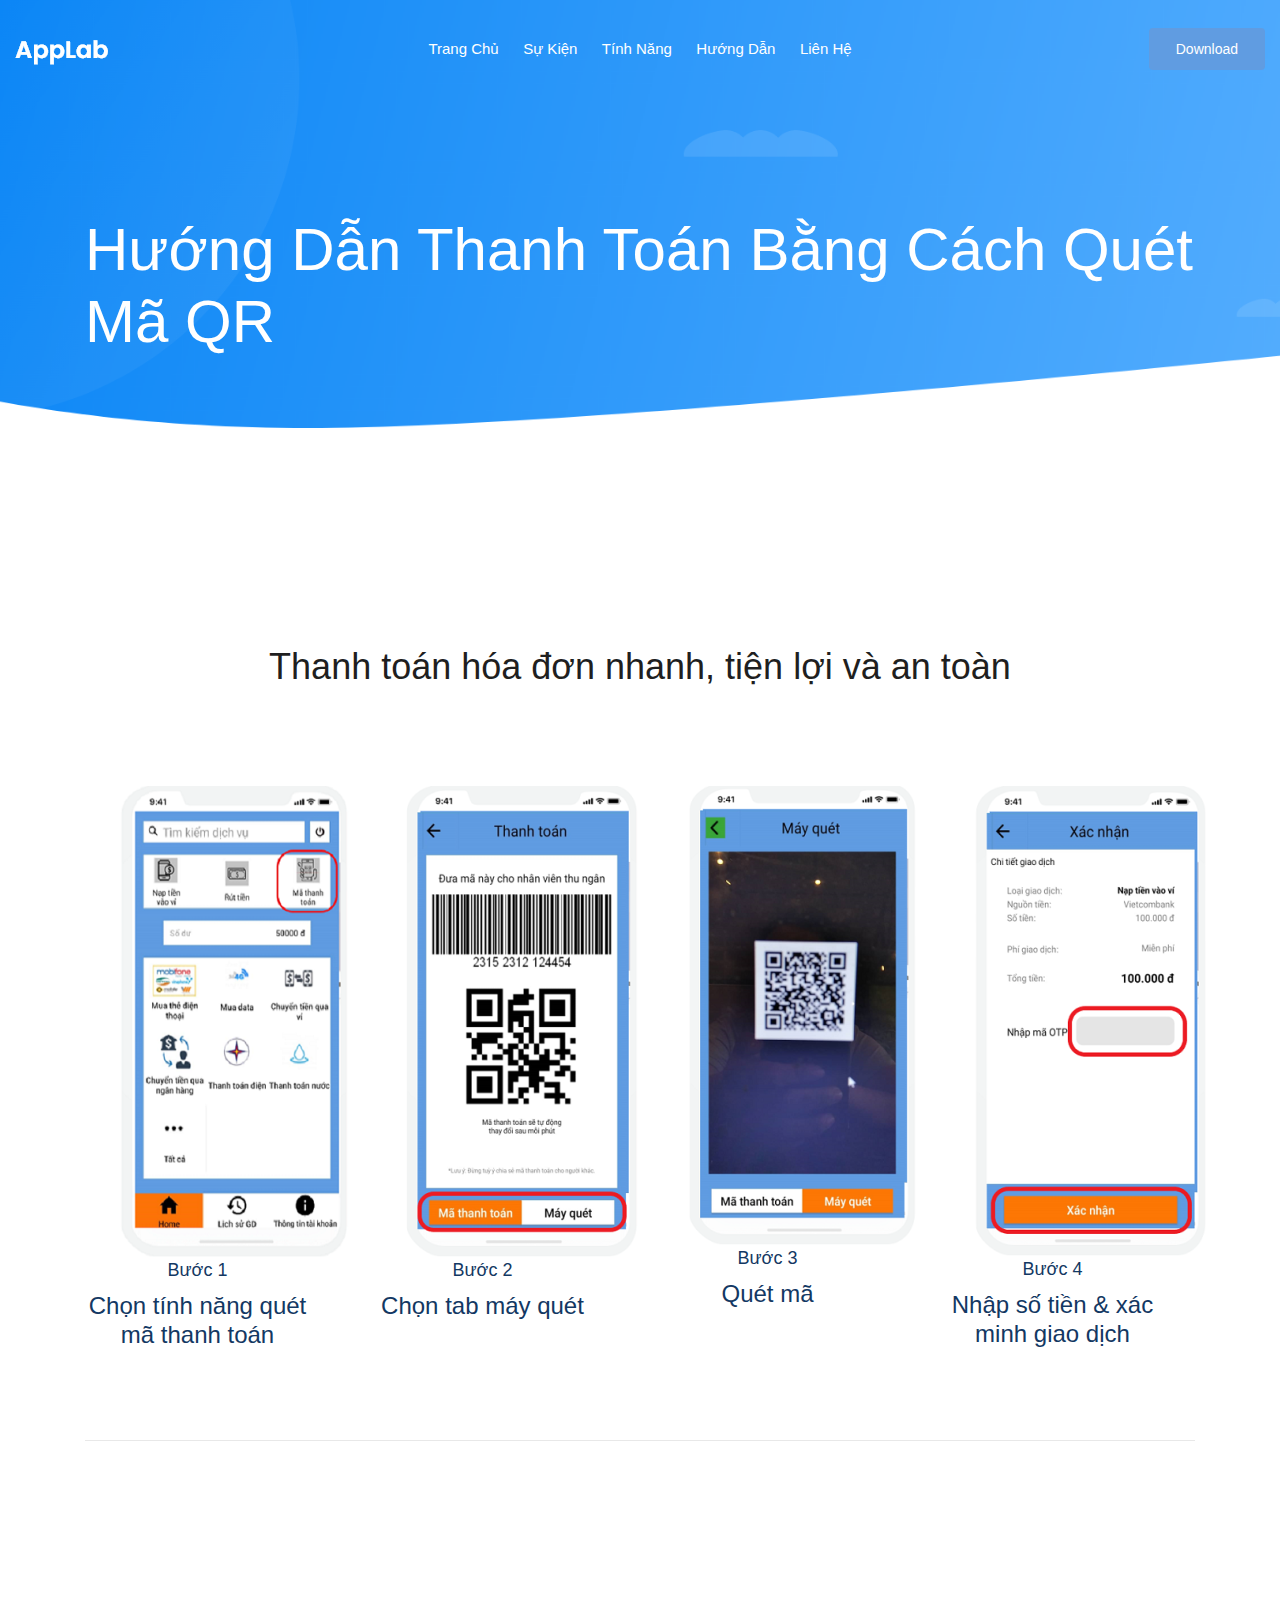
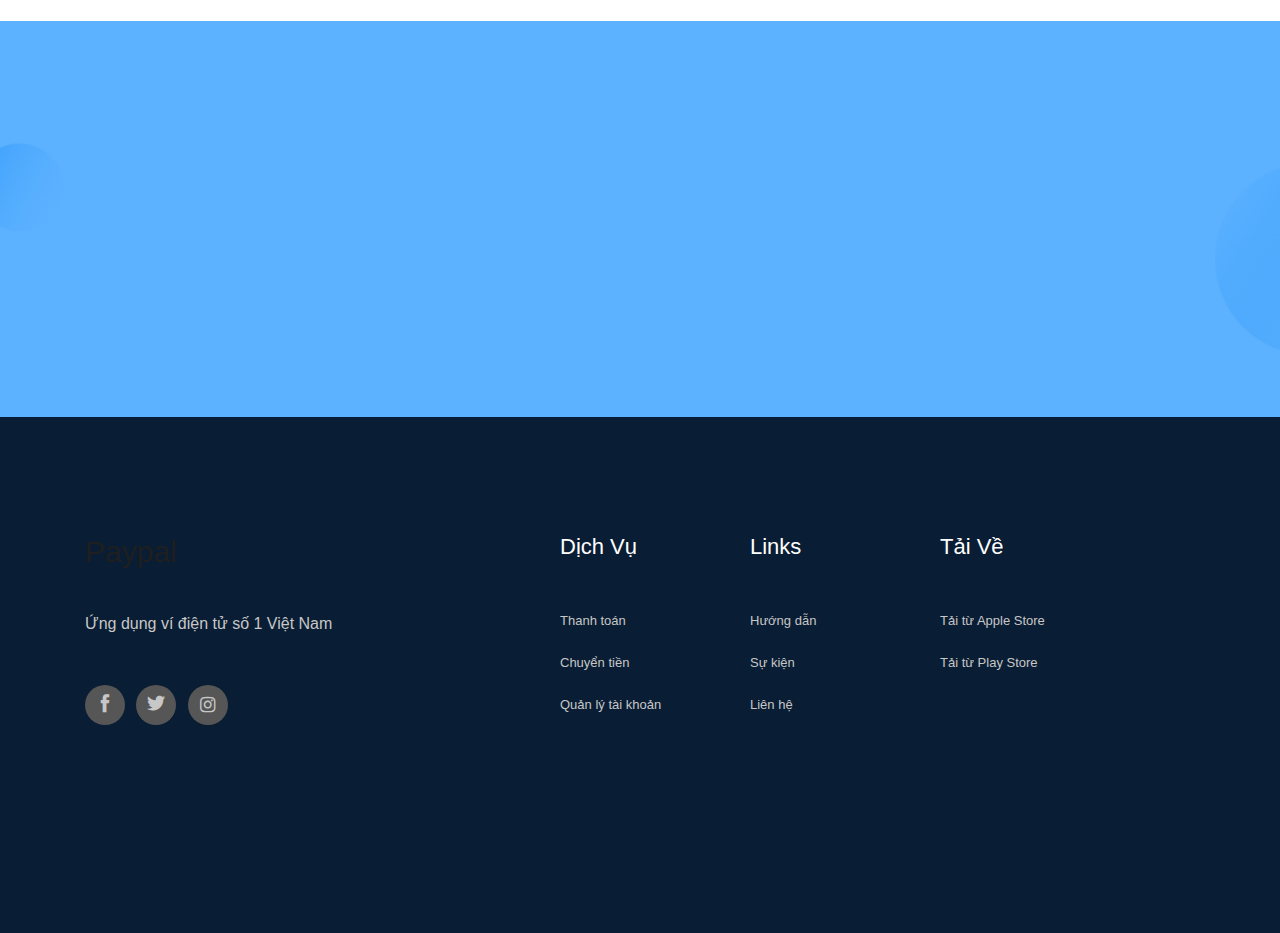
<file: hd-detail.html>
<!doctype html>
<html class="no-js" lang="zxx">

<head>
    <meta charset="utf-8">
    <meta http-equiv="x-ua-compatible" content="ie=edge">
    <title>Ewallet</title>
    <meta name="description" content="">
    <meta name="viewport" content="width=device-width, initial-scale=1">

    <!-- <link rel="manifest" href="site.webmanifest"> -->
    <!-- Place favicon.ico in the root directory -->

    <!-- CSS here -->
    <link rel="stylesheet" href="css/bootstrap.min.css">
    <link rel="stylesheet" href="css/owl.carousel.min.css">
    <link rel="stylesheet" href="css/magnific-popup.css">
    <link rel="stylesheet" href="css/font-awesome.min.css">
    <link rel="stylesheet" href="css/themify-icons.css">
    <link rel="stylesheet" href="css/nice-select.css">
    <link rel="stylesheet" href="css/flaticon.css">
    <link rel="stylesheet" href="css/gijgo.css">
    <link rel="stylesheet" href="css/animate.min.css">
    <link rel="stylesheet" href="css/slick.css">
    <link rel="stylesheet" href="css/slicknav.css">
    <link rel="stylesheet" href="css/style.css">
    <!-- <link rel="stylesheet" href="css/responsive.css"> -->
</head>

<body>
    <!--[if lte IE 9]>
            <p class="browserupgrade">You are using an <strong>outdated</strong> browser. Please <a href="https://browsehappy.com/">upgrade your browser</a> to improve your experience and security.</p>
        <![endif]-->

    <!-- header-start -->
    <header>
        <div class="header-area ">
            <div id="sticky-header" class="main-header-area">
                <div class="container-fluid">
                    <div class="row align-items-center">
                        <div class="col-xl-3 col-lg-2">
                            <div class="logo">
                                <a href="index.html">
                                    <img src="img/logo.png" alt="">
                                </a>
                            </div>
                        </div>
                        <div class="col-xl-6 col-lg-7">
                            <div class="main-menu  d-none d-lg-block">
                                <nav>
                                    <ul id="navigation">
                                        <li><a class="active" href="index.html">Trang chủ</a></li>
                                        <!-- <li><a href="features.html">Features</a></li>
                                        <li><a href="Pricing.html">Pricing</a></li> -->
                                        <li><a href="blog.html">Sự kiện</a>
                                            <!-- <ul class="submenu">
                                                <li><a href="blog.html">blog</a></li>
                                                <li><a href="single-blog.html">single-blog</a></li>
                                            </ul> -->
                                        </li>
                                        <li>
                                            <a href="features.html">Tính năng</a>
                                        </li>
                                        <li><a href="huongdan.html">Hướng dẫn </a>
                                        </li>
                                        <li><a href="contact.html">Liên hệ</a></li>
                                    </ul>
                                </nav>
                            </div>
                        </div>
                        <div class="col-xl-3 col-lg-3 d-none d-lg-block">
                            <div class="Appointment">
                                <div  class="book_btn d-none d-lg-block dropdown">
                                    <a class="dropbtn"> Download </a>
                                    <div class="dropdown-content">
                                        <img style="width: auto;height: auto;" src="img/qrcode.png">
                                    </div>
                                </div>
                            </div>
                        </div>
                        <div class="col-12">
                            <div class="mobile_menu d-block d-lg-none"></div>
                        </div>
                    </div>

                </div>
            </div>
        </div>
    </header>
    <!-- header-end -->

    <!-- bradcam_area  -->
    <div class="bradcam_area bradcam_bg_1" style="max-height: 20px;">
        <div class="container">
            <div class="row">
                <div class="col-xl-12">
                    <div class="bradcam_text">
                        <h3>Hướng dẫn thanh toán bằng cách quét mã QR</h3>
                    </div>
                </div>
            </div>
        </div>
    </div>
    <!-- /bradcam_area  -->

    <!-- about  -->
    <div class="features_area ">
        <div class="container">
            <!-- <div class="features_main_wrap">
                    <div class="row  align-items-center">
                            <div class="col-xl-5 col-lg-5 col-md-6">
                                <div class="features_info2">
                                    <h3>Features that give
                                        you real feel</h3>
                                    <p>Lorem ipsum dolor sit amet, consectetur adipiscing elit sed do eiusmod tempor incididunt
                                        ut labore et dolore magna aliqua. Quis ipsum suspendisse ultrices gravida Risus com odo
                                        viverra maecenas.</p>
                                    <div class="about_btn">
                                        <a class="boxed-btn4" href="#">Download Now</a>
                                    </div>
                                </div>
                            </div>
                            <div class="col-xl-5 col-lg-5 offset-xl-1 offset-lg-1 col-md-6 ">
                                <div class="about_draw wow fadeInUp" data-wow-duration=".7s" data-wow-delay=".5s">
                                    <img src="img/ilstrator_img/draw.png" alt="">
                                </div>
                            </div>
                    </div>
            </div> -->
            
        </div>
    </div>
    <!--/ about  -->

    <!-- service_area_2  -->
    <div class="service_area_2 plus_margin">
        <div class="container">
            <div class="row align-items-center">
                <!-- <div class="col-xl-4 col-lg-4 col-md-6 wow fadeInLeft" data-wow-duration=".4s" data-wow-delay=".5s">
                    <div class="man_thumb">
                        <img src="img/ilstrator_img/man_walk.png" alt="">
                    </div>
                </div>
                <div class="col-xl-5 offset-xl-1 col-lg-6 col-md-6 ">
                    <div class="mobile_screen wow fadeInRight" data-wow-duration=".8s" data-wow-delay=".5s">
                        <img src="img/ilstrator_img/mobile_screen.png" alt="">
                    </div>
                </div> -->
                <h1 class="col-md-12" style="text-align: center;">Thanh toán hóa đơn nhanh, tiện lợi và an toàn</h1>
            </div>
            <div class="service_content_wrap">
                <div class="row">
                    <div class="col-lg-3 col-md-3">
                        <div class="single_service  wow fadeInUp" data-wow-duration=".5s" data-wow-delay=".3s" style="text-align: center;">
                            <img src="img/phone/qr/home.png">
                            <span>Bước 1</span>
                            <h3>Chọn tính năng quét mã thanh toán</h3>
                            <!-- <p>Lorem ipsum dolor sit amet, consectetur adipiscing elit sed do eiusmod tempor.</p> -->
                        </div>
                    </div>
                    
                    <div class="col-lg-3 col-md-3  wow fadeInUp" data-wow-duration=".7s" data-wow-delay=".5s">
                        <div class="single_service  wow fadeInUp" data-wow-duration=".5s" data-wow-delay=".3s" style="text-align: center;">
                            <img src="img/phone/qr/scan.png">
                            <span>Bước 2</span>
                            <h3>Chọn tab máy quét</h3>
                            <!-- <p>Lorem ipsum dolor sit amet, consectetur adipiscing elit sed do eiusmod tempor.</p> -->
                        </div>
                    </div>

                    <div class="col-lg-3 col-md-3  wow fadeInUp" data-wow-duration=".7s" data-wow-delay=".5s">
                        <div class="single_service  wow fadeInUp" data-wow-duration=".5s" data-wow-delay=".3s" style="text-align: center;">
                            <img src="img/phone/qr/scan1.png">
                            <span>Bước 3</span>
                            <h3>Quét mã</h3>
                            <!-- <p>Lorem ipsum dolor sit amet, consectetur adipiscing elit sed do eiusmod tempor.</p> -->
                        </div>
                    </div>

                    <div class="col-lg-3 col-md-3">
                        <div class="single_service  wow fadeInUp" data-wow-duration=".5s" data-wow-delay=".3s" style="text-align: center;">
                            <img src="img/phone/qr/confirm.png">
                            <span>Bước 4</span>
                            <h3>Nhập số tiền & xác minh giao dịch</h3>
                            <!-- <p>Lorem ipsum dolor sit amet, consectetur adipiscing elit sed do eiusmod tempor.</p> -->
                        </div>
                    </div>
                </div>
            </div>
        </div>

        <!-- <div class="container">
            <div class="row align-items-center">
                
                <h2 class="col-md-12" style="text-align: center;padding-top: 40px;">Chuyển tiền không mất phí, giao dịch 24/24</h2>
            </div>
            <div class="service_content_wrap">
                <div class="row">
                    <div class="col-lg-4 col-md-4">
                        <div class="single_service  wow fadeInUp" data-wow-duration=".5s" data-wow-delay=".3s" style="text-align: center;">
                            <img src="img/buoc1.png">
                            <span>Bước 1</span>
                            <h3>Đăng nhập ứng dụng paypal</h3>
                            
                        </div>
                    </div>
                    
                    <div class="col-lg-4 col-md-4  wow fadeInUp" data-wow-duration=".7s" data-wow-delay=".5s">
                        <div class="single_service  wow fadeInUp" data-wow-duration=".5s" data-wow-delay=".3s" style="text-align: center;">
                            <img src="img/buoc2.png">
                            <span>Bước 2</span>
                            <h3>Chọn tính năng chuyển tiền</h3>
                            
                        </div>
                    </div>

                    

                    <div class="col-lg-4 col-md-4">
                        <div class="single_service  wow fadeInUp" data-wow-duration=".5s" data-wow-delay=".3s" style="text-align: center;">
                            <img src="img/buoc4.png">
                            <span>Bước 3</span>
                            <h3>Nhập số tiền & xác minh giao dịch</h3>
                            
                        </div>
                    </div>
                </div>
            </div>
        </div> -->
    </div>
    <!--/ service_area_2  -->

    <!-- productivity_area  -->
    <div class="productivity_area">
        <div class="container">
            <div class="row align-items-center">
                <div class="col-xl-7 col-md-12 col-lg-6">
                    <h3 class="wow fadeInDown" data-wow-duration="1s" data-wow-delay=".1s">Tải ngay ứng dụng</h3>
                </div>
                <div class="col-xl-5 col-md-12 col-lg-6">
                    <div class="app_download wow fadeInDown" data-wow-duration="1s" data-wow-delay=".1s">
                        <a href="#" >
                                <img src="img/ilstrator/app.svg" alt="">
                        </a>
                        <a href="#">
                                <img src="img/ilstrator/play.svg" alt="">
                        </a>
                        
                    </div>
                </div>
            </div>
        </div>
    </div>
    <!--/ productivity_area  -->

    <!-- footer start -->
    <footer class="footer">
        <div class="footer_top">
            <div class="container">
                <div class="row">
                    <div class="col-xl-4 col-md-6 col-lg-4">
                        <div class="footer_widget">
                            <div class="footer_logo">
                                <a href="#">
                                    <h2>Paypal</h2>
                                </a>
                            </div>
                            <p>
                                Ứng dụng ví điện tử số 1 Việt Nam
                            </p>
                            <div class="socail_links">
                                <ul>
                                    <li>
                                        <a href="#">
                                            <i class="ti-facebook"></i>
                                        </a>
                                    </li>
                                    <li>
                                        <a href="#">
                                            <i class="ti-twitter-alt"></i>
                                        </a>
                                    </li>
                                    <li>
                                        <a href="#">
                                            <i class="fa fa-instagram"></i>
                                        </a>
                                    </li>
                                </ul>
                            </div>

                        </div>
                    </div>
                    <div class="col-xl-2 offset-xl-1 col-md-6 col-lg-3">
                        <div class="footer_widget">
                            <h3 class="footer_title">
                                    Dịch vụ
                            </h3>
                            <ul>
                                <li><a href="#">Thanh toán</a></li>
                                <li><a href="#">Chuyển tiền</a></li>
                                <li><a href="#">Quản lý tài khoản</a></li>
                                
                            </ul>

                        </div>
                    </div>
                    <div class="col-xl-2 col-md-6 col-lg-2">
                        <div class="footer_widget">
                            <h3 class="footer_title">
                                    Links
                            </h3>
                            <ul>
                                
                                <li><a href="#">Hướng dẫn</a></li>
                                <li><a href="#">Sự kiện</a></li>
                                <li><a href="#">Liên hệ</a></li>
                            </ul>
                        </div>
                    </div>
                    <div class="col-xl-3 col-md-6 col-lg-3">
                        <div class="footer_widget">
                            <h3 class="footer_title">
                                    Tải về
                            </h3>
                            <ul>
                                <li>
                                    <a href="#">
                                        Tải từ Apple Store

                                    </a>
                                </li>
                                <li><a href="#">
                                        Tải từ Play Store
                                    </a>
                                </li>
                                </ul>
                        </div>
                    </div>
                </div>
            </div>
        </div>
        
    </footer>
    <!--/ footer end  -->

    <!-- JS here -->
    <script src="js/vendor/modernizr-3.5.0.min.js"></script>
    <script src="js/vendor/jquery-1.12.4.min.js"></script>
    <script src="js/popper.min.js"></script>
    <script src="js/bootstrap.min.js"></script>
    <script src="js/owl.carousel.min.js"></script>
    <script src="js/isotope.pkgd.min.js"></script>
    <script src="js/ajax-form.js"></script>
    <script src="js/waypoints.min.js"></script>
    <script src="js/jquery.counterup.min.js"></script>
    <script src="js/imagesloaded.pkgd.min.js"></script>
    <script src="js/scrollIt.js"></script>
    <script src="js/jquery.scrollUp.min.js"></script>
    <script src="js/wow.min.js"></script>
    <script src="js/nice-select.min.js"></script>
    <script src="js/jquery.slicknav.min.js"></script>
    <script src="js/jquery.magnific-popup.min.js"></script>
    <script src="js/plugins.js"></script>
    <script src="js/gijgo.min.js"></script>

    <!--contact js-->
    <script src="js/contact.js"></script>
    <script src="js/jquery.ajaxchimp.min.js"></script>
    <script src="js/jquery.form.js"></script>
    <script src="js/jquery.validate.min.js"></script>
    <script src="js/mail-script.js"></script>

    <script src="js/main.js"></script>
</body>

</html>
</file>
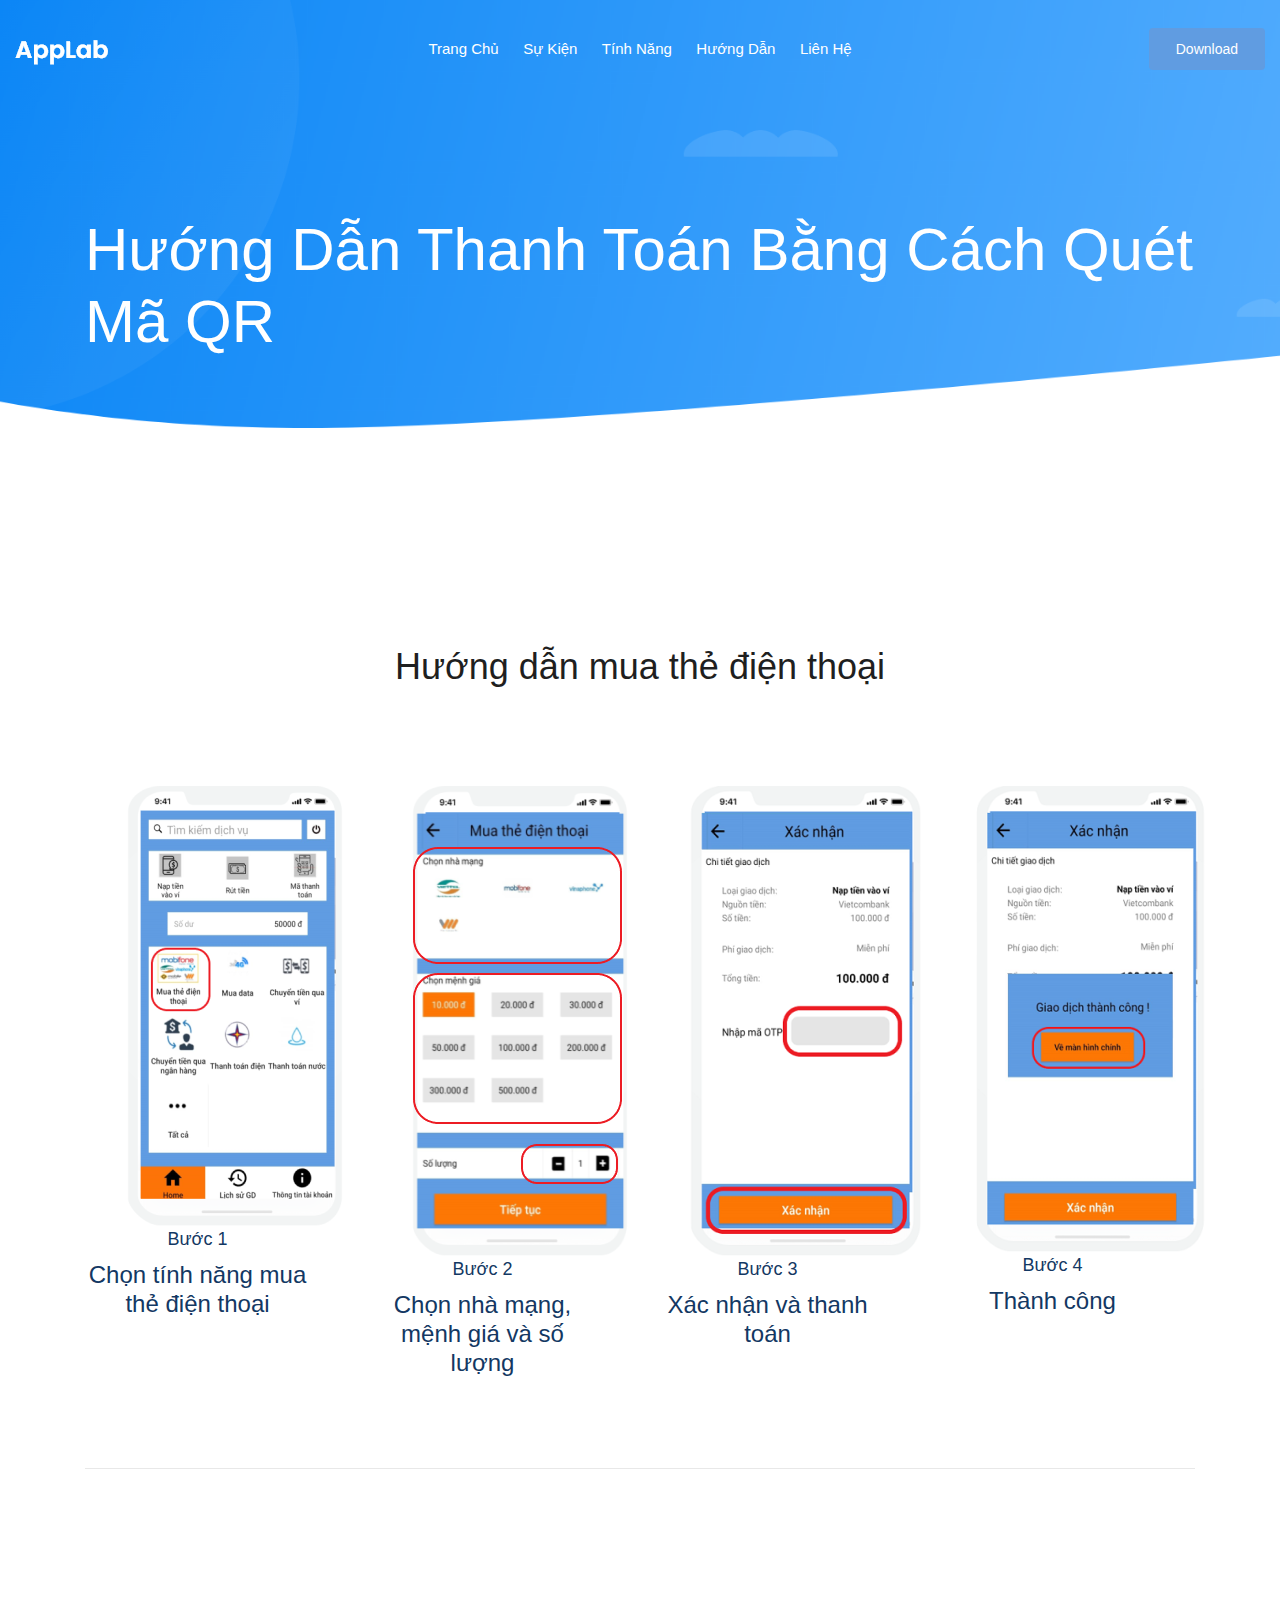
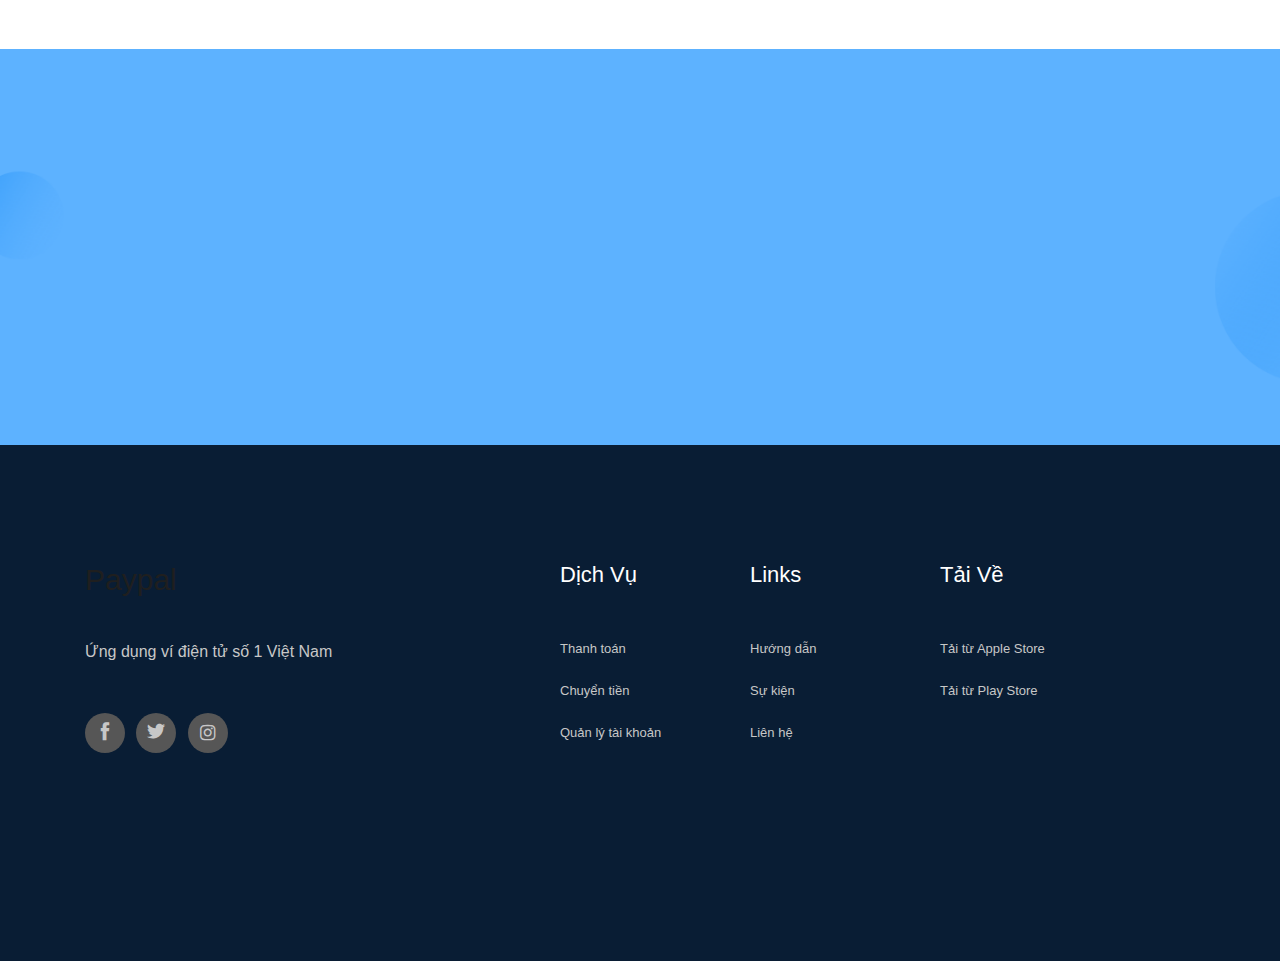
<file: hd-detail2.html>
<!doctype html>
<html class="no-js" lang="zxx">

<head>
    <meta charset="utf-8">
    <meta http-equiv="x-ua-compatible" content="ie=edge">
    <title>Ewallet</title>
    <meta name="description" content="">
    <meta name="viewport" content="width=device-width, initial-scale=1">

    <!-- <link rel="manifest" href="site.webmanifest"> -->
    <!-- Place favicon.ico in the root directory -->

    <!-- CSS here -->
    <link rel="stylesheet" href="css/bootstrap.min.css">
    <link rel="stylesheet" href="css/owl.carousel.min.css">
    <link rel="stylesheet" href="css/magnific-popup.css">
    <link rel="stylesheet" href="css/font-awesome.min.css">
    <link rel="stylesheet" href="css/themify-icons.css">
    <link rel="stylesheet" href="css/nice-select.css">
    <link rel="stylesheet" href="css/flaticon.css">
    <link rel="stylesheet" href="css/gijgo.css">
    <link rel="stylesheet" href="css/animate.min.css">
    <link rel="stylesheet" href="css/slick.css">
    <link rel="stylesheet" href="css/slicknav.css">
    <link rel="stylesheet" href="css/style.css">
    <!-- <link rel="stylesheet" href="css/responsive.css"> -->
</head>

<body>
    <!--[if lte IE 9]>
            <p class="browserupgrade">You are using an <strong>outdated</strong> browser. Please <a href="https://browsehappy.com/">upgrade your browser</a> to improve your experience and security.</p>
        <![endif]-->

    <!-- header-start -->
    <header>
        <div class="header-area ">
            <div id="sticky-header" class="main-header-area">
                <div class="container-fluid">
                    <div class="row align-items-center">
                        <div class="col-xl-3 col-lg-2">
                            <div class="logo">
                                <a href="index.html">
                                    <img src="img/logo.png" alt="">
                                </a>
                            </div>
                        </div>
                        <div class="col-xl-6 col-lg-7">
                            <div class="main-menu  d-none d-lg-block">
                                <nav>
                                    <ul id="navigation">
                                        <li><a class="active" href="index.html">Trang chủ</a></li>
                                        <!-- <li><a href="features.html">Features</a></li>
                                        <li><a href="Pricing.html">Pricing</a></li> -->
                                        <li><a href="blog.html">Sự kiện</a>
                                            <!-- <ul class="submenu">
                                                <li><a href="blog.html">blog</a></li>
                                                <li><a href="single-blog.html">single-blog</a></li>
                                            </ul> -->
                                        </li>
                                        <li>
                                            <a href="features.html">Tính năng</a>
                                        </li>
                                        <li><a href="huongdan.html">Hướng dẫn </a>
                                        </li>
                                        <li><a href="contact.html">Liên hệ</a></li>
                                    </ul>
                                </nav>
                            </div>
                        </div>
                        <div class="col-xl-3 col-lg-3 d-none d-lg-block">
                            <div class="Appointment">
                                <div  class="book_btn d-none d-lg-block dropdown">
                                    <a class="dropbtn"> Download </a>
                                    <div class="dropdown-content">
                                        <img style="width: auto;height: auto;" src="img/qrcode.png">
                                    </div>
                                </div>
                            </div>
                        </div>
                        <div class="col-12">
                            <div class="mobile_menu d-block d-lg-none"></div>
                        </div>
                    </div>

                </div>
            </div>
        </div>
    </header>
    <!-- header-end -->

    <!-- bradcam_area  -->
    <div class="bradcam_area bradcam_bg_1" style="max-height: 20px;">
        <div class="container">
            <div class="row">
                <div class="col-xl-12">
                    <div class="bradcam_text">
                        <h3>Hướng dẫn thanh toán bằng cách quét mã QR</h3>
                    </div>
                </div>
            </div>
        </div>
    </div>
    <!-- /bradcam_area  -->

    <!-- about  -->
    <div class="features_area ">
        <div class="container">
            <!-- <div class="features_main_wrap">
                    <div class="row  align-items-center">
                            <div class="col-xl-5 col-lg-5 col-md-6">
                                <div class="features_info2">
                                    <h3>Features that give
                                        you real feel</h3>
                                    <p>Lorem ipsum dolor sit amet, consectetur adipiscing elit sed do eiusmod tempor incididunt
                                        ut labore et dolore magna aliqua. Quis ipsum suspendisse ultrices gravida Risus com odo
                                        viverra maecenas.</p>
                                    <div class="about_btn">
                                        <a class="boxed-btn4" href="#">Download Now</a>
                                    </div>
                                </div>
                            </div>
                            <div class="col-xl-5 col-lg-5 offset-xl-1 offset-lg-1 col-md-6 ">
                                <div class="about_draw wow fadeInUp" data-wow-duration=".7s" data-wow-delay=".5s">
                                    <img src="img/ilstrator_img/draw.png" alt="">
                                </div>
                            </div>
                    </div>
            </div> -->
            
        </div>
    </div>
    <!--/ about  -->

    <!-- service_area_2  -->
    <div class="service_area_2 plus_margin">
        <div class="container">
            <div class="row align-items-center">
                <!-- <div class="col-xl-4 col-lg-4 col-md-6 wow fadeInLeft" data-wow-duration=".4s" data-wow-delay=".5s">
                    <div class="man_thumb">
                        <img src="img/ilstrator_img/man_walk.png" alt="">
                    </div>
                </div>
                <div class="col-xl-5 offset-xl-1 col-lg-6 col-md-6 ">
                    <div class="mobile_screen wow fadeInRight" data-wow-duration=".8s" data-wow-delay=".5s">
                        <img src="img/ilstrator_img/mobile_screen.png" alt="">
                    </div>
                </div> -->
                <h1 class="col-md-12" style="text-align: center;"> Hướng dẫn mua thẻ điện thoại </h1>
            </div>
            <div class="service_content_wrap">
                <div class="row">
                    <div class="col-lg-3 col-md-3">
                        <div class="single_service  wow fadeInUp" data-wow-duration=".5s" data-wow-delay=".3s" style="text-align: center;">
                            <img src="img/phone/dien/home.png">
                            <span>Bước 1</span>
                            <h3>Chọn tính năng mua thẻ điện thoại</h3>
                            <!-- <p>Lorem ipsum dolor sit amet, consectetur adipiscing elit sed do eiusmod tempor.</p> -->
                        </div>
                    </div>
                    
                    <div class="col-lg-3 col-md-3  wow fadeInUp" data-wow-duration=".7s" data-wow-delay=".5s">
                        <div class="single_service  wow fadeInUp" data-wow-duration=".5s" data-wow-delay=".3s" style="text-align: center;">
                            <img src="img/phone/dien/muacard.png">
                            <span>Bước 2</span>
                            <h3>Chọn nhà mạng, mệnh giá và số lượng</h3>
                            <!-- <p>Lorem ipsum dolor sit amet, consectetur adipiscing elit sed do eiusmod tempor.</p> -->
                        </div>
                    </div>

                    <div class="col-lg-3 col-md-3  wow fadeInUp" data-wow-duration=".7s" data-wow-delay=".5s">
                        <div class="single_service  wow fadeInUp" data-wow-duration=".5s" data-wow-delay=".3s" style="text-align: center;">
                            <img src="img/phone/dien/confirm.png">
                            <span>Bước 3</span>
                            <h3>Xác nhận và thanh toán</h3>
                            <!-- <p>Lorem ipsum dolor sit amet, consectetur adipiscing elit sed do eiusmod tempor.</p> -->
                        </div>
                    </div>

                    <div class="col-lg-3 col-md-3">
                        <div class="single_service  wow fadeInUp" data-wow-duration=".5s" data-wow-delay=".3s" style="text-align: center;">
                            <img src="img/phone/qr/done.png">
                            <span>Bước 4</span>
                            <h3>Thành công</h3>
                            <!-- <p>Lorem ipsum dolor sit amet, consectetur adipiscing elit sed do eiusmod tempor.</p> -->
                        </div>
                    </div>
                </div>
            </div>
        </div>

        <!-- <div class="container">
            <div class="row align-items-center">
                
                <h2 class="col-md-12" style="text-align: center;padding-top: 40px;">Chuyển tiền không mất phí, giao dịch 24/24</h2>
            </div>
            <div class="service_content_wrap">
                <div class="row">
                    <div class="col-lg-4 col-md-4">
                        <div class="single_service  wow fadeInUp" data-wow-duration=".5s" data-wow-delay=".3s" style="text-align: center;">
                            <img src="img/buoc1.png">
                            <span>Bước 1</span>
                            <h3>Đăng nhập ứng dụng paypal</h3>
                            
                        </div>
                    </div>
                    
                    <div class="col-lg-4 col-md-4  wow fadeInUp" data-wow-duration=".7s" data-wow-delay=".5s">
                        <div class="single_service  wow fadeInUp" data-wow-duration=".5s" data-wow-delay=".3s" style="text-align: center;">
                            <img src="img/buoc2.png">
                            <span>Bước 2</span>
                            <h3>Chọn tính năng chuyển tiền</h3>
                            
                        </div>
                    </div>

                    

                    <div class="col-lg-4 col-md-4">
                        <div class="single_service  wow fadeInUp" data-wow-duration=".5s" data-wow-delay=".3s" style="text-align: center;">
                            <img src="img/buoc4.png">
                            <span>Bước 3</span>
                            <h3>Nhập số tiền & xác minh giao dịch</h3>
                            
                        </div>
                    </div>
                </div>
            </div>
        </div> -->
    </div>
    <!--/ service_area_2  -->

    <!-- productivity_area  -->
    <div class="productivity_area">
        <div class="container">
            <div class="row align-items-center">
                <div class="col-xl-7 col-md-12 col-lg-6">
                    <h3 class="wow fadeInDown" data-wow-duration="1s" data-wow-delay=".1s">Tải ngay ứng dụng</h3>
                </div>
                <div class="col-xl-5 col-md-12 col-lg-6">
                    <div class="app_download wow fadeInDown" data-wow-duration="1s" data-wow-delay=".1s">
                        <a href="#" >
                                <img src="img/ilstrator/app.svg" alt="">
                        </a>
                        <a href="#">
                                <img src="img/ilstrator/play.svg" alt="">
                        </a>
                        
                    </div>
                </div>
            </div>
        </div>
    </div>
    <!--/ productivity_area  -->

    <!-- footer start -->
    <footer class="footer">
        <div class="footer_top">
            <div class="container">
                <div class="row">
                    <div class="col-xl-4 col-md-6 col-lg-4">
                        <div class="footer_widget">
                            <div class="footer_logo">
                                <a href="#">
                                    <h2>Paypal</h2>
                                </a>
                            </div>
                            <p>
                                Ứng dụng ví điện tử số 1 Việt Nam
                            </p>
                            <div class="socail_links">
                                <ul>
                                    <li>
                                        <a href="#">
                                            <i class="ti-facebook"></i>
                                        </a>
                                    </li>
                                    <li>
                                        <a href="#">
                                            <i class="ti-twitter-alt"></i>
                                        </a>
                                    </li>
                                    <li>
                                        <a href="#">
                                            <i class="fa fa-instagram"></i>
                                        </a>
                                    </li>
                                </ul>
                            </div>

                        </div>
                    </div>
                    <div class="col-xl-2 offset-xl-1 col-md-6 col-lg-3">
                        <div class="footer_widget">
                            <h3 class="footer_title">
                                    Dịch vụ
                            </h3>
                            <ul>
                                <li><a href="#">Thanh toán</a></li>
                                <li><a href="#">Chuyển tiền</a></li>
                                <li><a href="#">Quản lý tài khoản</a></li>
                                
                            </ul>

                        </div>
                    </div>
                    <div class="col-xl-2 col-md-6 col-lg-2">
                        <div class="footer_widget">
                            <h3 class="footer_title">
                                    Links
                            </h3>
                            <ul>
                                
                                <li><a href="#">Hướng dẫn</a></li>
                                <li><a href="#">Sự kiện</a></li>
                                <li><a href="#">Liên hệ</a></li>
                            </ul>
                        </div>
                    </div>
                    <div class="col-xl-3 col-md-6 col-lg-3">
                        <div class="footer_widget">
                            <h3 class="footer_title">
                                    Tải về
                            </h3>
                            <ul>
                                <li>
                                    <a href="#">
                                        Tải từ Apple Store

                                    </a>
                                </li>
                                <li><a href="#">
                                        Tải từ Play Store
                                    </a>
                                </li>
                                </ul>
                        </div>
                    </div>
                </div>
            </div>
        </div>
        
    </footer>
    <!--/ footer end  -->

    <!-- JS here -->
    <script src="js/vendor/modernizr-3.5.0.min.js"></script>
    <script src="js/vendor/jquery-1.12.4.min.js"></script>
    <script src="js/popper.min.js"></script>
    <script src="js/bootstrap.min.js"></script>
    <script src="js/owl.carousel.min.js"></script>
    <script src="js/isotope.pkgd.min.js"></script>
    <script src="js/ajax-form.js"></script>
    <script src="js/waypoints.min.js"></script>
    <script src="js/jquery.counterup.min.js"></script>
    <script src="js/imagesloaded.pkgd.min.js"></script>
    <script src="js/scrollIt.js"></script>
    <script src="js/jquery.scrollUp.min.js"></script>
    <script src="js/wow.min.js"></script>
    <script src="js/nice-select.min.js"></script>
    <script src="js/jquery.slicknav.min.js"></script>
    <script src="js/jquery.magnific-popup.min.js"></script>
    <script src="js/plugins.js"></script>
    <script src="js/gijgo.min.js"></script>

    <!--contact js-->
    <script src="js/contact.js"></script>
    <script src="js/jquery.ajaxchimp.min.js"></script>
    <script src="js/jquery.form.js"></script>
    <script src="js/jquery.validate.min.js"></script>
    <script src="js/mail-script.js"></script>

    <script src="js/main.js"></script>
</body>

</html>
</file>
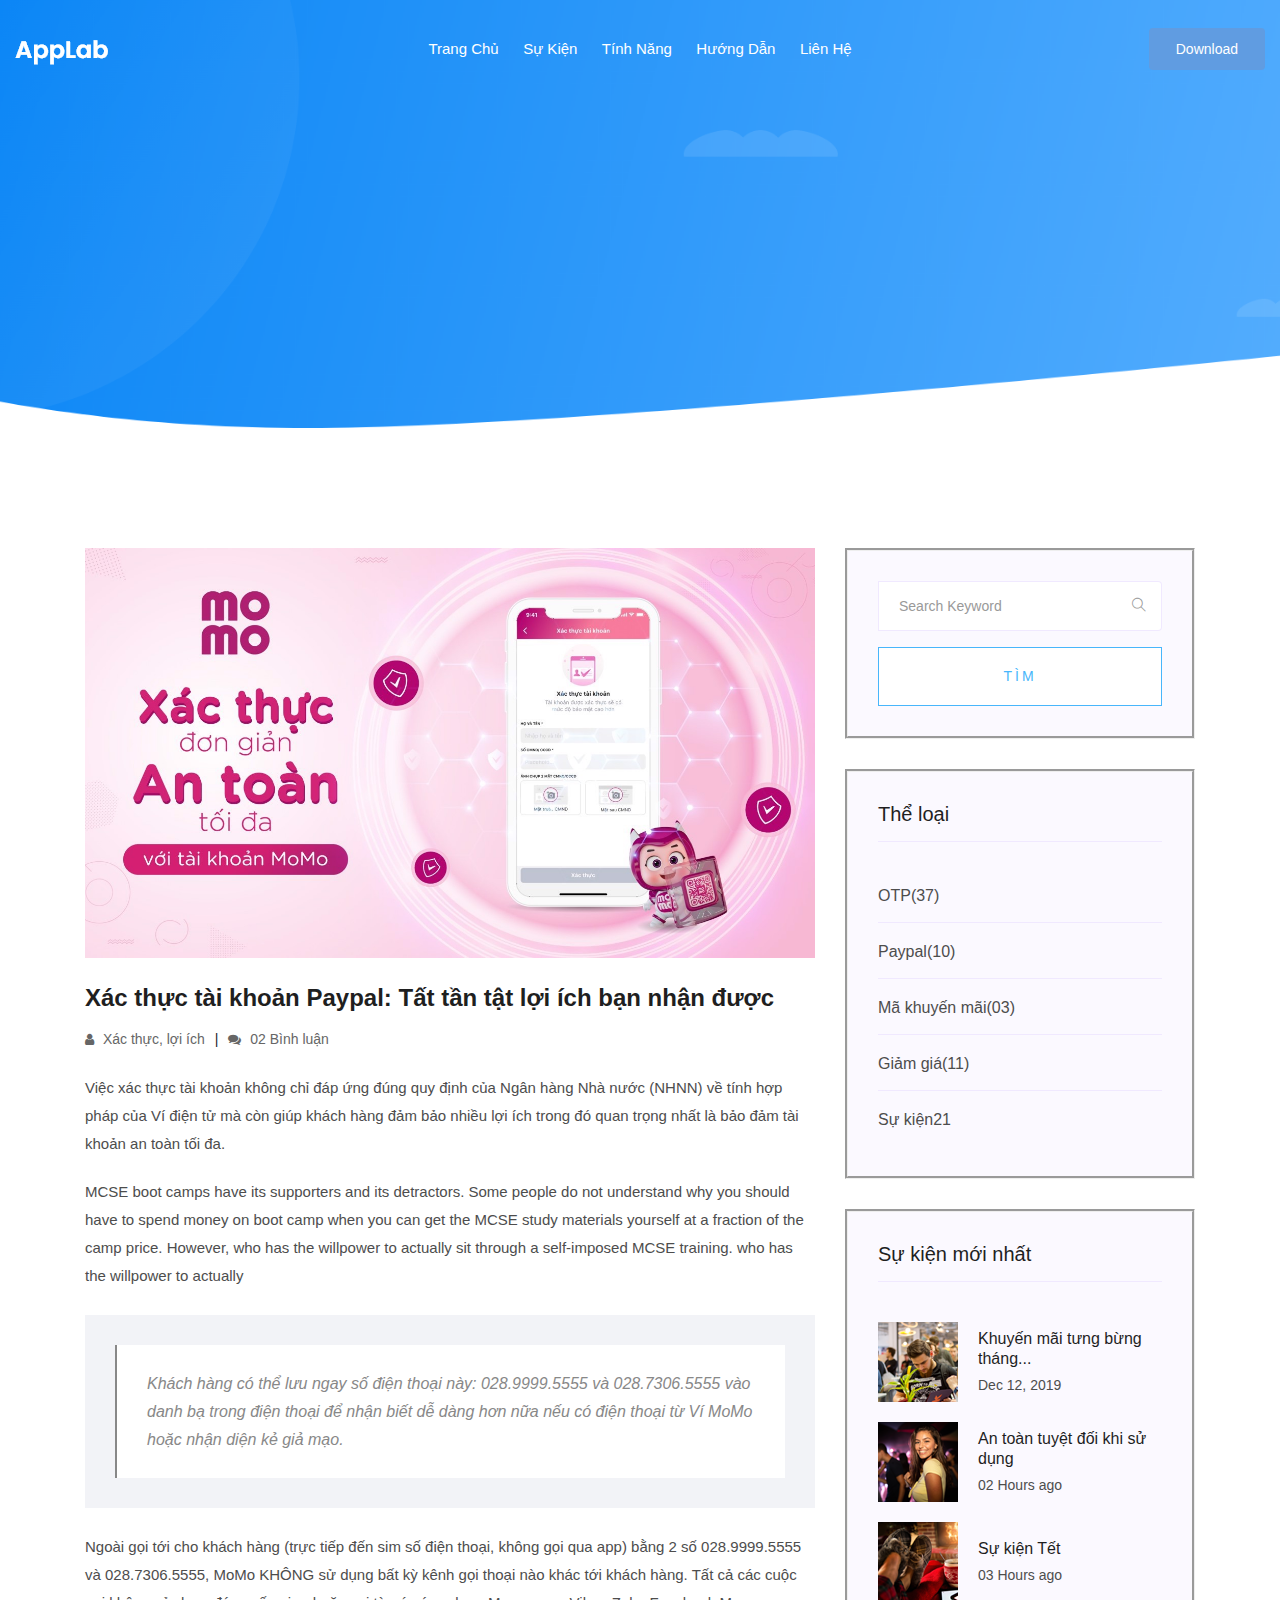
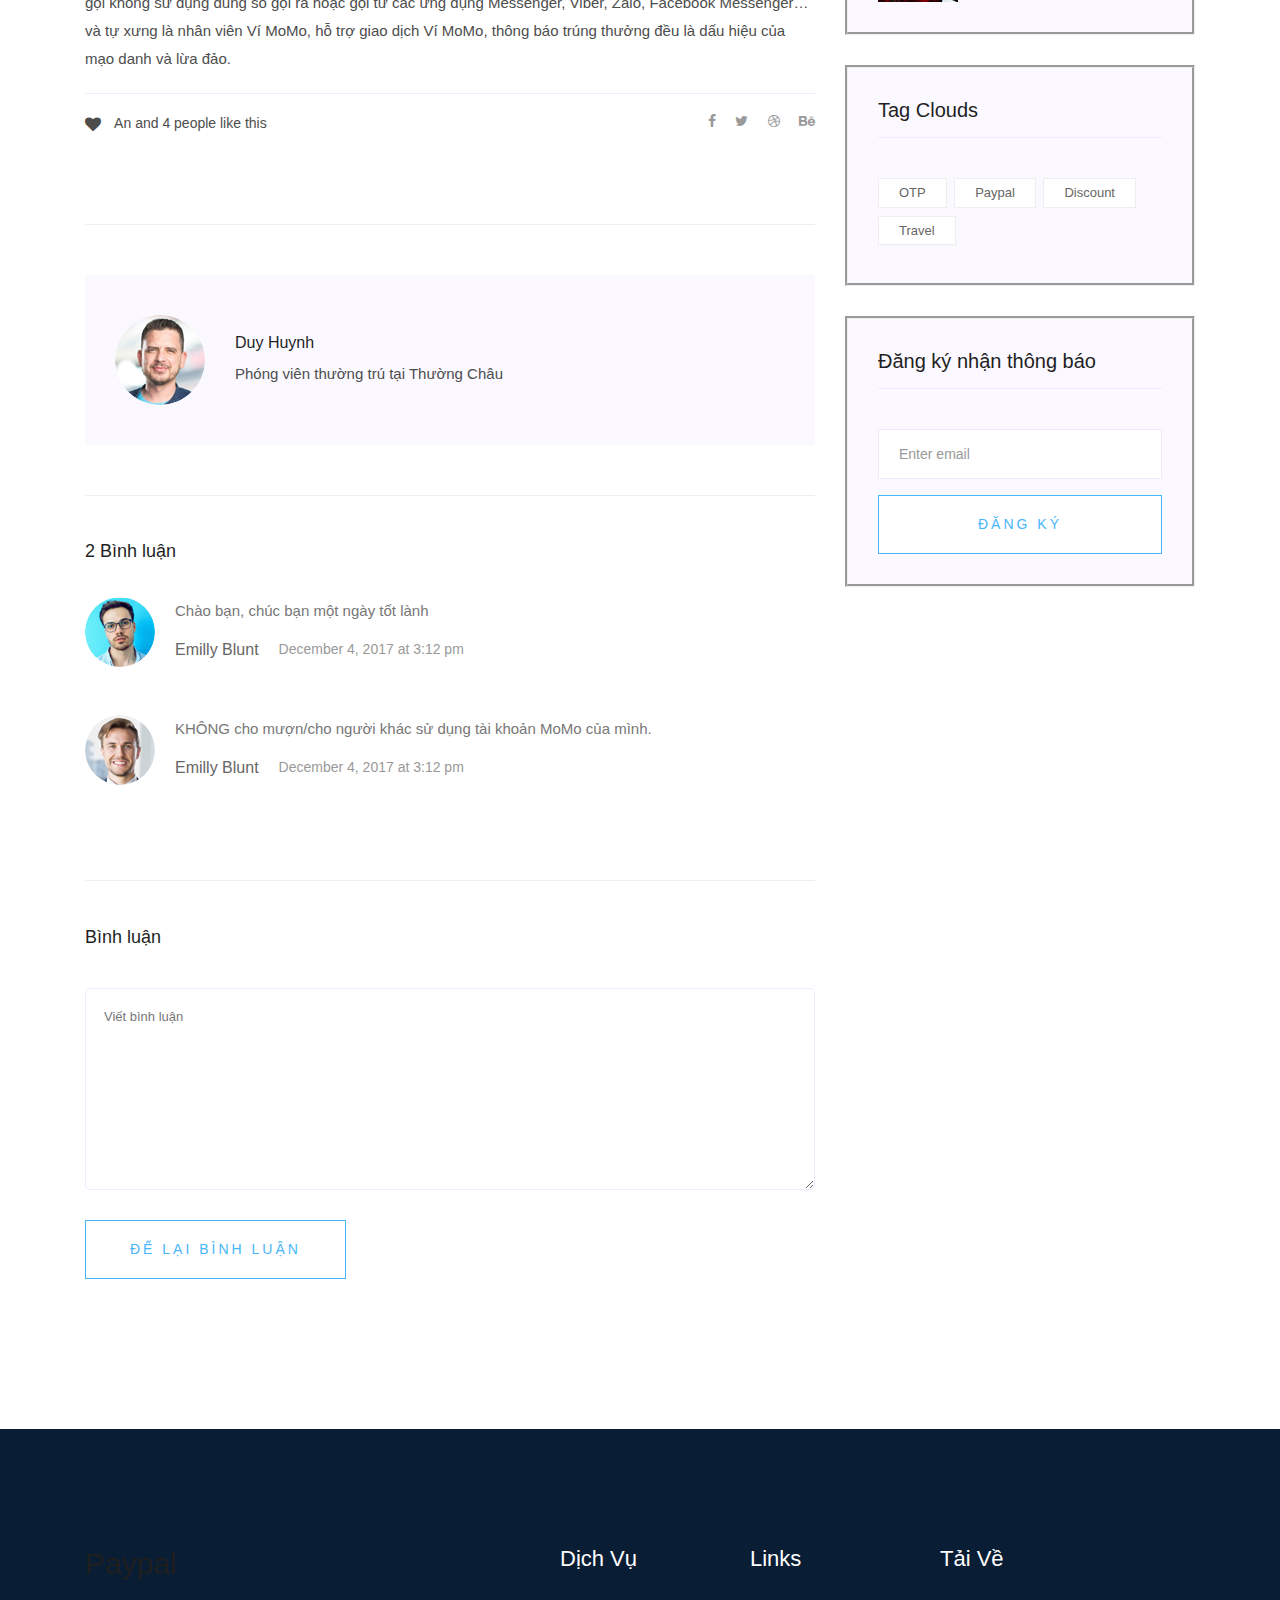
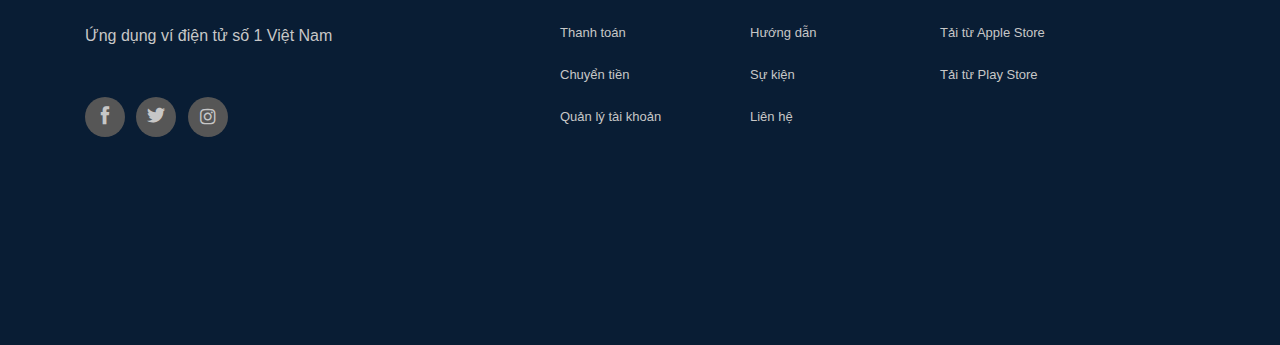
<file: single-blog.html>
<!doctype html>
<html class="no-js" lang="zxx">

<head>
   <meta charset="utf-8">
   <meta http-equiv="x-ua-compatible" content="ie=edge">
   <title>Ewallet</title>
   <meta name="description" content="">
   <meta name="viewport" content="width=device-width, initial-scale=1">

   <!-- <link rel="manifest" href="site.webmanifest"> -->
   <!-- Place favicon.ico in the root directory -->

   <!-- CSS here -->
   <link rel="stylesheet" href="css/bootstrap.min.css">
   <link rel="stylesheet" href="css/owl.carousel.min.css">
   <link rel="stylesheet" href="css/magnific-popup.css">
   <link rel="stylesheet" href="css/font-awesome.min.css">
   <link rel="stylesheet" href="css/themify-icons.css">
   <link rel="stylesheet" href="css/nice-select.css">
   <link rel="stylesheet" href="css/flaticon.css">
   <link rel="stylesheet" href="css/gijgo.css">
   <link rel="stylesheet" href="css/animate.min.css">
   <link rel="stylesheet" href="css/slicknav.css">
   <link rel="stylesheet" href="css/style.css">
   <!-- <link rel="stylesheet" href="css/responsive.css"> -->
</head>

<body>
   <!--[if lte IE 9]>
            <p class="browserupgrade">You are using an <strong>outdated</strong> browser. Please <a href="https://browsehappy.com/">upgrade your browser</a> to improve your experience and security.</p>
        <![endif]-->
    <!-- header-start -->
    <header>
        <div class="header-area ">
            <div id="sticky-header" class="main-header-area">
                <div class="container-fluid">
                    <div class="row align-items-center">
                        <div class="col-xl-3 col-lg-2">
                            <div class="logo">
                                <a href="index.html">
                                    <img src="img/logo.png" alt="">
                                </a>
                            </div>
                        </div>
                        <div class="col-xl-6 col-lg-7">
                            <div class="main-menu  d-none d-lg-block">
                                <nav>
                                    <ul id="navigation">
                                        <li><a class="active" href="index.html">Trang chủ</a></li>
                                        <!-- <li><a href="features.html">Features</a></li>
                                        <li><a href="Pricing.html">Pricing</a></li> -->
                                        <li><a href="blog.html">Sự kiện</a>
                                            <!-- <ul class="submenu">
                                                <li><a href="blog.html">blog</a></li>
                                                <li><a href="single-blog.html">single-blog</a></li>
                                            </ul> -->
                                        </li>
                                        <li>
                                            <a href="features.html">Tính năng</a>
                                        </li>
                                        <li><a href="huongdan.html">Hướng dẫn </a>
                                        </li>
                                        <li><a href="contact.html">Liên hệ</a></li>
                                    </ul>
                                </nav>
                            </div>
                        </div>
                        <div class="col-xl-3 col-lg-3 d-none d-lg-block">
                            <div class="Appointment">
                                <div  class="book_btn d-none d-lg-block dropdown">
                                    <a class="dropbtn"> Download </a>
                                    <div class="dropdown-content">
                                        <img style="width: auto;height: auto;" src="img/qrcode.png">
                                    </div>
                                </div>
                            </div>
                        </div>
                        <div class="col-12">
                            <div class="mobile_menu d-block d-lg-none"></div>
                        </div>
                    </div>

                </div>
            </div>
        </div>
    </header>
  <!-- header-end -->

  <!-- bradcam_area  -->
  <div class="bradcam_area bradcam_bg_1" style="max-height: 20px;">
      
  </div>
  <!-- /bradcam_area  -->

   <!--================Blog Area =================-->
   <section class="blog_area single-post-area section-padding">
      <div class="container">
         <div class="row">
            <div class="col-lg-8 posts-list">
               <div class="single-post">
                  <div class="feature-img">
                     <img class="img-fluid" src="img/momo.jpg" alt="">
                  </div>
                  <div class="blog_details">
                     <h2>Xác thực tài khoản Paypal: Tất tần tật lợi ích bạn nhận được
                     </h2>
                     <ul class="blog-info-link mt-3 mb-4">
                        <li><a href="#"><i class="fa fa-user"></i> Xác thực, lợi ích</a></li>
                        <li><a href="#"><i class="fa fa-comments"></i> 02 Bình luận</a></li>
                     </ul>
                     <p class="excert">
                        Việc xác thực tài khoản không chỉ đáp ứng đúng quy định của Ngân hàng Nhà nước (NHNN) về tính hợp pháp của Ví điện tử mà còn giúp khách hàng đảm bảo nhiều lợi ích trong đó quan trọng nhất là bảo đảm tài khoản an toàn tối đa.
                     </p>
                     <p>
                        MCSE boot camps have its supporters and its detractors. Some people do not understand why you
                        should have to spend money on boot camp when you can get the MCSE study materials yourself at a
                        fraction of the camp price. However, who has the willpower to actually sit through a
                        self-imposed MCSE training. who has the willpower to actually
                     </p>
                     <div class="quote-wrapper">
                        <div class="quotes">
                           Khách hàng có thể lưu ngay số điện thoại này: 028.9999.5555 và 028.7306.5555 vào danh bạ trong điện thoại để nhận biết dễ dàng hơn nữa nếu có điện thoại từ Ví MoMo hoặc nhận diện kẻ giả mạo.
                        </div>
                     </div>
                     <p>
                        Ngoài gọi tới cho khách hàng (trực tiếp đến sim số điện thoại, không gọi qua app) bằng 2 số 028.9999.5555 và 028.7306.5555, MoMo KHÔNG sử dụng bất kỳ kênh gọi thoại nào khác tới khách hàng. Tất cả các cuộc gọi không sử dụng đúng số gọi ra hoặc gọi từ các ứng dụng Messenger, Viber, Zalo, Facebook Messenger… và tự xưng là nhân viên Ví MoMo, hỗ trợ giao dịch Ví MoMo, thông báo trúng thưởng đều là dấu hiệu của mạo danh và lừa đảo. 
                     </p>
                     
                  </div>
               </div>
               <div class="navigation-top">
                  <div class="d-sm-flex justify-content-between text-center">
                     <p class="like-info"><span class="align-middle"><i class="fa fa-heart"></i></span> An and 4
                        people like this</p>
                     <div class="col-sm-4 text-center my-2 my-sm-0">
                        <!-- <p class="comment-count"><span class="align-middle"><i class="fa fa-comment"></i></span> 06 Comments</p> -->
                     </div>
                     <ul class="social-icons">
                        <li><a href="#"><i class="fa fa-facebook-f"></i></a></li>
                        <li><a href="#"><i class="fa fa-twitter"></i></a></li>
                        <li><a href="#"><i class="fa fa-dribbble"></i></a></li>
                        <li><a href="#"><i class="fa fa-behance"></i></a></li>
                     </ul>
                  </div>
                  <div class="navigation-area">
                     <div class="row">
                        <!-- <div
                           class="col-lg-6 col-md-6 col-12 nav-left flex-row d-flex justify-content-start align-items-center">
                           <div class="thumb">
                              <a href="#">
                                 <img class="img-fluid" src="img/post/preview.png" alt="">
                              </a>
                           </div>
                           <div class="arrow">
                              <a href="#">
                                 <span class="lnr text-white ti-arrow-left"></span>
                              </a>
                           </div>
                           <div class="detials">
                              <p>Prev Post</p>
                              <a href="#">
                                 <h4>Space The Final Frontier</h4>
                              </a>
                           </div>
                        </div> -->
                        <!-- <div
                           class="col-lg-6 col-md-6 col-12 nav-right flex-row d-flex justify-content-end align-items-center">
                           <div class="detials">
                              <p>Next Post</p>
                              <a href="#">
                                 <h4>Telescopes 101</h4>
                              </a>
                           </div>
                           <div class="arrow">
                              <a href="#">
                                 <span class="lnr text-white ti-arrow-right"></span>
                              </a>
                           </div>
                           <div class="thumb">
                              <a href="#">
                                 <img class="img-fluid" src="img/post/next.png" alt="">
                              </a>
                           </div>
                        </div> -->
                     </div>
                  </div>
               </div>
               <div class="blog-author">
                  <div class="media align-items-center">
                     <img src="img/blog/author.png" alt="">
                     <div class="media-body">
                        <a href="#">
                           <h4>Duy Huynh</h4>
                        </a>
                        <p>Phóng viên thường trú tại Thường Châu</p>
                     </div>
                  </div>
               </div>
               <div class="comments-area">
                  <h4>2 Bình luận</h4>
                  <div class="comment-list">
                     <div class="single-comment justify-content-between d-flex">
                        <div class="user justify-content-between d-flex">
                           <div class="thumb">
                              <img src="img/comment/comment_1.png" alt="">
                           </div>
                           <div class="desc">
                              <p class="comment">
                                 Chào bạn, chúc bạn một ngày tốt lành
                              </p>
                              <div class="d-flex justify-content-between">
                                 <div class="d-flex align-items-center">
                                    <h5>
                                       <a href="#">Emilly Blunt</a>
                                    </h5>
                                    <p class="date">December 4, 2017 at 3:12 pm </p>
                                 </div>
                                 
                              </div>
                           </div>
                        </div>
                     </div>
                  </div>
                  <div class="comment-list">
                     <div class="single-comment justify-content-between d-flex">
                        <div class="user justify-content-between d-flex">
                           <div class="thumb">
                              <img src="img/comment/comment_2.png" alt="">
                           </div>
                           <div class="desc">
                              <p class="comment">
                                 KHÔNG cho mượn/cho người khác sử dụng tài khoản MoMo của mình.
                              </p>
                              <div class="d-flex justify-content-between">
                                 <div class="d-flex align-items-center">
                                    <h5>
                                       <a href="#">Emilly Blunt</a>
                                    </h5>
                                    <p class="date">December 4, 2017 at 3:12 pm </p>
                                 </div>
                                 
                              </div>
                           </div>
                        </div>
                     </div>
                  </div>
                  <!-- <div class="comment-list">
                     <div class="single-comment justify-content-between d-flex">
                        <div class="user justify-content-between d-flex">
                           <div class="thumb">
                              <img src="img/comment/comment_3.png" alt="">
                           </div>
                           <div class="desc">
                              <p class="comment">
                                 Multiply sea night grass fourth day sea lesser rule open subdue female fill which them
                                 Blessed, give fill lesser bearing multiply sea night grass fourth day sea lesser
                              </p>
                              <div class="d-flex justify-content-between">
                                 <div class="d-flex align-items-center">
                                    <h5>
                                       <a href="#">Emilly Blunt</a>
                                    </h5>
                                    <p class="date">December 4, 2017 at 3:12 pm </p>
                                 </div>
                                 <div class="reply-btn">
                                    <a href="#" class="btn-reply text-uppercase">reply</a>
                                 </div>
                              </div>
                           </div>
                        </div>
                     </div>
                  </div> -->
               </div>
               <div class="comment-form">
                  <h4>Bình luận</h4>
                  <form class="form-contact comment_form" action="#" id="commentForm">
                     <div class="row">
                        <div class="col-12">
                           <div class="form-group">
                              <textarea class="form-control w-100" name="comment" id="comment" cols="30" rows="9"
                                 placeholder="Viết bình luận"></textarea>
                           </div>
                        </div>
                        <!-- <div class="col-sm-6">
                           <div class="form-group">
                              <input class="form-control" name="name" id="name" type="text" placeholder="Họ Tên">
                           </div>
                        </div>
                        <div class="col-sm-6">
                           <div class="form-group">
                              <input class="form-control" name="email" id="email" type="email" placeholder="Email">
                           </div>
                        </div> -->
                        <!-- <div class="col-12">
                           <div class="form-group">
                              <input class="form-control" name="website" id="website" type="text" placeholder="Website">
                           </div>
                        </div> -->
                     </div>
                     <div class="form-group">
                        <button type="submit" class="button button-contactForm btn_1 boxed-btn">Để lại bình luận</button>
                     </div>
                  </form>
               </div>
            </div>
            <div class="col-lg-4">
                    <div class="blog_right_sidebar">
                        <aside class="single_sidebar_widget search_widget">
                            <form action="#">
                                <div class="form-group">
                                    <div class="input-group mb-3">
                                        <input type="text" class="form-control" placeholder='Search Keyword'
                                            >
                                        <div class="input-group-append">
                                            <button class="btn" type="button"><i class="ti-search"></i></button>
                                        </div>
                                    </div>
                                </div>
                                <button class="button rounded-0 primary-bg text-white w-100 btn_1 boxed-btn"
                                    type="submit">Tìm</button>
                            </form>
                        </aside>

                        <aside class="single_sidebar_widget post_category_widget">
                            <h4 class="widget_title">Thể loại</h4>
                            <ul class="list cat-list">
                                <li>
                                    <a href="#" class="d-flex">
                                        <p>OTP</p>
                                        <p>(37)</p>
                                    </a>
                                </li>
                                <li>
                                    <a href="#" class="d-flex">
                                        <p>Paypal</p>
                                        <p>(10)</p>
                                    </a>
                                </li>
                                <li>
                                    <a href="#" class="d-flex">
                                        <p>Mã khuyến mãi</p>
                                        <p>(03)</p>
                                    </a>
                                </li>
                                <li>
                                    <a href="#" class="d-flex">
                                        <p>Giảm giá</p>
                                        <p>(11)</p>
                                    </a>
                                </li>
                                <li>
                                    <a href="#" class="d-flex">
                                        <p>Sự kiện</p>
                                        <p>21</p>
                                    </a>
                                </li>
                                
                            </ul>
                        </aside>

                        <aside class="single_sidebar_widget popular_post_widget">
                            <h3 class="widget_title">Sự kiện mới nhất</h3>
                            <div class="media post_item">
                                <img src="img/post/post_1.png" alt="post">
                                <div class="media-body">
                                    <a href="single-blog.html">
                                        <h3>Khuyến mãi tưng bừng tháng...</h3>
                                    </a>
                                    <p>Dec 12, 2019</p>
                                </div>
                            </div>
                            <div class="media post_item">
                                <img src="img/post/post_2.png" alt="post">
                                <div class="media-body">
                                    <a href="single-blog.html">
                                        <h3>An toàn tuyệt đối khi sử dụng</h3>
                                    </a>
                                    <p>02 Hours ago</p>
                                </div>
                            </div>
                            <div class="media post_item">
                                <img src="img/post/post_3.png" alt="post">
                                <div class="media-body">
                                    <a href="single-blog.html">
                                        <h3>Sự kiện Tết</h3>
                                    </a>
                                    <p>03 Hours ago</p>
                                </div>
                            </div>
                            
                        </aside>
                        <aside class="single_sidebar_widget tag_cloud_widget">
                            <h4 class="widget_title">Tag Clouds</h4>
                            <ul class="list">
                                <li>
                                    <a href="#">OTP</a>
                                </li>
                                <li>
                                    <a href="#">Paypal</a>
                                </li>
                                <li>
                                    <a href="#">Discount</a>
                                </li>
                                <li>
                                    <a href="#">Travel</a>
                                </li>
                                
                            </ul>
                        </aside>


                        

                        <aside class="single_sidebar_widget newsletter_widget">
                            <h4 class="widget_title">Đăng ký nhận thông báo</h4>

                            <form action="#">
                                <div class="form-group">
                                    <input type="email" class="form-control" onfocus="this.placeholder = ''"
                                        onblur="this.placeholder = 'Enter email'" placeholder='Enter email' required>
                                </div>
                                <button class="button rounded-0 primary-bg text-white w-100 btn_1 boxed-btn"
                                    type="submit">Đăng ký</button>
                            </form>
                        </aside>
                    </div>
                </div>
         </div>
      </div>
   </section>
   <!--================ Blog Area end =================-->

    <!-- footer start -->
    <footer class="footer">
        <div class="footer_top">
            <div class="container">
                <div class="row">
                    <div class="col-xl-4 col-md-6 col-lg-4">
                        <div class="footer_widget">
                            <div class="footer_logo">
                                <a href="#">
                                    <h2>Paypal</h2>
                                </a>
                            </div>
                            <p>
                                Ứng dụng ví điện tử số 1 Việt Nam
                            </p>
                            <div class="socail_links">
                                <ul>
                                    <li>
                                        <a href="#">
                                            <i class="ti-facebook"></i>
                                        </a>
                                    </li>
                                    <li>
                                        <a href="#">
                                            <i class="ti-twitter-alt"></i>
                                        </a>
                                    </li>
                                    <li>
                                        <a href="#">
                                            <i class="fa fa-instagram"></i>
                                        </a>
                                    </li>
                                </ul>
                            </div>

                        </div>
                    </div>
                    <div class="col-xl-2 offset-xl-1 col-md-6 col-lg-3">
                        <div class="footer_widget">
                            <h3 class="footer_title">
                                    Dịch vụ
                            </h3>
                            <ul>
                                <li><a href="#">Thanh toán</a></li>
                                <li><a href="#">Chuyển tiền</a></li>
                                <li><a href="#">Quản lý tài khoản</a></li>
                                
                            </ul>

                        </div>
                    </div>
                    <div class="col-xl-2 col-md-6 col-lg-2">
                        <div class="footer_widget">
                            <h3 class="footer_title">
                                    Links
                            </h3>
                            <ul>
                                
                                <li><a href="#">Hướng dẫn</a></li>
                                <li><a href="#">Sự kiện</a></li>
                                <li><a href="#">Liên hệ</a></li>
                            </ul>
                        </div>
                    </div>
                    <div class="col-xl-3 col-md-6 col-lg-3">
                        <div class="footer_widget">
                            <h3 class="footer_title">
                                    Tải về
                            </h3>
                            <ul>
                                <li>
                                    <a href="#">
                                        Tải từ Apple Store

                                    </a>
                                </li>
                                <li><a href="#">
                                        Tải từ Play Store
                                    </a>
                                </li>
                                </ul>
                        </div>
                    </div>
                </div>
            </div>
        </div>
        
    </footer>
  <!--/ footer end  -->


   <!-- JS here -->
   <script src="js/vendor/modernizr-3.5.0.min.js"></script>
   <script src="js/vendor/jquery-1.12.4.min.js"></script>
   <script src="js/popper.min.js"></script>
   <script src="js/bootstrap.min.js"></script>
   <script src="js/owl.carousel.min.js"></script>
   <script src="js/isotope.pkgd.min.js"></script>
   <script src="js/ajax-form.js"></script>
   <script src="js/waypoints.min.js"></script>
   <script src="js/jquery.counterup.min.js"></script>
   <script src="js/imagesloaded.pkgd.min.js"></script>
   <script src="js/scrollIt.js"></script>
   <script src="js/jquery.scrollUp.min.js"></script>
   <script src="js/wow.min.js"></script>
   <script src="js/nice-select.min.js"></script>
   <script src="js/jquery.slicknav.min.js"></script>
   <script src="js/jquery.magnific-popup.min.js"></script>
   <script src="js/plugins.js"></script>
   <script src="js/gijgo.min.js"></script>

   <!--contact js-->
   <script src="js/contact.js"></script>
   <script src="js/jquery.ajaxchimp.min.js"></script>
   <script src="js/jquery.form.js"></script>
   <script src="js/jquery.validate.min.js"></script>
   <script src="js/mail-script.js"></script>

   <script src="js/main.js"></script>
   <script>
      $('#datepicker').datepicker({
          iconsLibrary: 'fontawesome',
          icons: {
           rightIcon: '<span class="fa fa-caret-down"></span>'
       }
      });
      $('#datepicker2').datepicker({
          iconsLibrary: 'fontawesome',
          icons: {
           rightIcon: '<span class="fa fa-caret-down"></span>'
       }

      });
  </script>
</body>

</html>
</file>
<file: css/themify-icons.css>
@font-face {
	font-family: 'themify';
	src:url('../fonts/themify.eot?-fvbane');
	src:url('../fonts/themify.eot?#iefix-fvbane') format('embedded-opentype'),
		url('../fonts/themify.woff?-fvbane') format('woff'),
		url('../fonts/themify.ttf?-fvbane') format('truetype'),
		url('../fonts/themify.svg?-fvbane#themify') format('svg');
	font-weight: normal;
	font-style: normal;
}

[class^="ti-"], [class*=" ti-"] {
	font-family: 'themify';
	/* speak: none; */
	font-style: normal;
	font-weight: normal;
	font-variant: normal;
	text-transform: none;
	line-height: 1;

	/* Better Font Rendering =========== */
	-webkit-font-smoothing: antialiased;
	-moz-osx-font-smoothing: grayscale;
}

.ti-wand:before {
	content: "\e600";
}
.ti-volume:before {
	content: "\e601";
}
.ti-user:before {
	content: "\e602";
}
.ti-unlock:before {
	content: "\e603";
}
.ti-unlink:before {
	content: "\e604";
}
.ti-trash:before {
	content: "\e605";
}
.ti-thought:before {
	content: "\e606";
}
.ti-target:before {
	content: "\e607";
}
.ti-tag:before {
	content: "\e608";
}
.ti-tablet:before {
	content: "\e609";
}
.ti-star:before {
	content: "\e60a";
}
.ti-spray:before {
	content: "\e60b";
}
.ti-signal:before {
	content: "\e60c";
}
.ti-shopping-cart:before {
	content: "\e60d";
}
.ti-shopping-cart-full:before {
	content: "\e60e";
}
.ti-settings:before {
	content: "\e60f";
}
.ti-search:before {
	content: "\e610";
}
.ti-zoom-in:before {
	content: "\e611";
}
.ti-zoom-out:before {
	content: "\e612";
}
.ti-cut:before {
	content: "\e613";
}
.ti-ruler:before {
	content: "\e614";
}
.ti-ruler-pencil:before {
	content: "\e615";
}
.ti-ruler-alt:before {
	content: "\e616";
}
.ti-bookmark:before {
	content: "\e617";
}
.ti-bookmark-alt:before {
	content: "\e618";
}
.ti-reload:before {
	content: "\e619";
}
.ti-plus:before {
	content: "\e61a";
}
.ti-pin:before {
	content: "\e61b";
}
.ti-pencil:before {
	content: "\e61c";
}
.ti-pencil-alt:before {
	content: "\e61d";
}
.ti-paint-roller:before {
	content: "\e61e";
}
.ti-paint-bucket:before {
	content: "\e61f";
}
.ti-na:before {
	content: "\e620";
}
.ti-mobile:before {
	content: "\e621";
}
.ti-minus:before {
	content: "\e622";
}
.ti-medall:before {
	content: "\e623";
}
.ti-medall-alt:before {
	content: "\e624";
}
.ti-marker:before {
	content: "\e625";
}
.ti-marker-alt:before {
	content: "\e626";
}
.ti-arrow-up:before {
	content: "\e627";
}
.ti-arrow-right:before {
	content: "\e628";
}
.ti-arrow-left:before {
	content: "\e629";
}
.ti-arrow-down:before {
	content: "\e62a";
}
.ti-lock:before {
	content: "\e62b";
}
.ti-location-arrow:before {
	content: "\e62c";
}
.ti-link:before {
	content: "\e62d";
}
.ti-layout:before {
	content: "\e62e";
}
.ti-layers:before {
	content: "\e62f";
}
.ti-layers-alt:before {
	content: "\e630";
}
.ti-key:before {
	content: "\e631";
}
.ti-import:before {
	content: "\e632";
}
.ti-image:before {
	content: "\e633";
}
.ti-heart:before {
	content: "\e634";
}
.ti-heart-broken:before {
	content: "\e635";
}
.ti-hand-stop:before {
	content: "\e636";
}
.ti-hand-open:before {
	content: "\e637";
}
.ti-hand-drag:before {
	content: "\e638";
}
.ti-folder:before {
	content: "\e639";
}
.ti-flag:before {
	content: "\e63a";
}
.ti-flag-alt:before {
	content: "\e63b";
}
.ti-flag-alt-2:before {
	content: "\e63c";
}
.ti-eye:before {
	content: "\e63d";
}
.ti-export:before {
	content: "\e63e";
}
.ti-exchange-vertical:before {
	content: "\e63f";
}
.ti-desktop:before {
	content: "\e640";
}
.ti-cup:before {
	content: "\e641";
}
.ti-crown:before {
	content: "\e642";
}
.ti-comments:before {
	content: "\e643";
}
.ti-comment:before {
	content: "\e644";
}
.ti-comment-alt:before {
	content: "\e645";
}
.ti-close:before {
	content: "\e646";
}
.ti-clip:before {
	content: "\e647";
}
.ti-angle-up:before {
	content: "\e648";
}
.ti-angle-right:before {
	content: "\e649";
}
.ti-angle-left:before {
	content: "\e64a";
}
.ti-angle-down:before {
	content: "\e64b";
}
.ti-check:before {
	content: "\e64c";
}
.ti-check-box:before {
	content: "\e64d";
}
.ti-camera:before {
	content: "\e64e";
}
.ti-announcement:before {
	content: "\e64f";
}
.ti-brush:before {
	content: "\e650";
}
.ti-briefcase:before {
	content: "\e651";
}
.ti-bolt:before {
	content: "\e652";
}
.ti-bolt-alt:before {
	content: "\e653";
}
.ti-blackboard:before {
	content: "\e654";
}
.ti-bag:before {
	content: "\e655";
}
.ti-move:before {
	content: "\e656";
}
.ti-arrows-vertical:before {
	content: "\e657";
}
.ti-arrows-horizontal:before {
	content: "\e658";
}
.ti-fullscreen:before {
	content: "\e659";
}
.ti-arrow-top-right:before {
	content: "\e65a";
}
.ti-arrow-top-left:before {
	content: "\e65b";
}
.ti-arrow-circle-up:before {
	content: "\e65c";
}
.ti-arrow-circle-right:before {
	content: "\e65d";
}
.ti-arrow-circle-left:before {
	content: "\e65e";
}
.ti-arrow-circle-down:before {
	content: "\e65f";
}
.ti-angle-double-up:before {
	content: "\e660";
}
.ti-angle-double-right:before {
	content: "\e661";
}
.ti-angle-double-left:before {
	content: "\e662";
}
.ti-angle-double-down:before {
	content: "\e663";
}
.ti-zip:before {
	content: "\e664";
}
.ti-world:before {
	content: "\e665";
}
.ti-wheelchair:before {
	content: "\e666";
}
.ti-view-list:before {
	content: "\e667";
}
.ti-view-list-alt:before {
	content: "\e668";
}
.ti-view-grid:before {
	content: "\e669";
}
.ti-uppercase:before {
	content: "\e66a";
}
.ti-upload:before {
	content: "\e66b";
}
.ti-underline:before {
	content: "\e66c";
}
.ti-truck:before {
	content: "\e66d";
}
.ti-timer:before {
	content: "\e66e";
}
.ti-ticket:before {
	content: "\e66f";
}
.ti-thumb-up:before {
	content: "\e670";
}
.ti-thumb-down:before {
	content: "\e671";
}
.ti-text:before {
	content: "\e672";
}
.ti-stats-up:before {
	content: "\e673";
}
.ti-stats-down:before {
	content: "\e674";
}
.ti-split-v:before {
	content: "\e675";
}
.ti-split-h:before {
	content: "\e676";
}
.ti-smallcap:before {
	content: "\e677";
}
.ti-shine:before {
	content: "\e678";
}
.ti-shift-right:before {
	content: "\e679";
}
.ti-shift-left:before {
	content: "\e67a";
}
.ti-shield:before {
	content: "\e67b";
}
.ti-notepad:before {
	content: "\e67c";
}
.ti-server:before {
	content: "\e67d";
}
.ti-quote-right:before {
	content: "\e67e";
}
.ti-quote-left:before {
	content: "\e67f";
}
.ti-pulse:before {
	content: "\e680";
}
.ti-printer:before {
	content: "\e681";
}
.ti-power-off:before {
	content: "\e682";
}
.ti-plug:before {
	content: "\e683";
}
.ti-pie-chart:before {
	content: "\e684";
}
.ti-paragraph:before {
	content: "\e685";
}
.ti-panel:before {
	content: "\e686";
}
.ti-package:before {
	content: "\e687";
}
.ti-music:before {
	content: "\e688";
}
.ti-music-alt:before {
	content: "\e689";
}
.ti-mouse:before {
	content: "\e68a";
}
.ti-mouse-alt:before {
	content: "\e68b";
}
.ti-money:before {
	content: "\e68c";
}
.ti-microphone:before {
	content: "\e68d";
}
.ti-menu:before {
	content: "\e68e";
}
.ti-menu-alt:before {
	content: "\e68f";
}
.ti-map:before {
	content: "\e690";
}
.ti-map-alt:before {
	content: "\e691";
}
.ti-loop:before {
	content: "\e692";
}
.ti-location-pin:before {
	content: "\e693";
}
.ti-list:before {
	content: "\e694";
}
.ti-light-bulb:before {
	content: "\e695";
}
.ti-Italic:before {
	content: "\e696";
}
.ti-info:before {
	content: "\e697";
}
.ti-infinite:before {
	content: "\e698";
}
.ti-id-badge:before {
	content: "\e699";
}
.ti-hummer:before {
	content: "\e69a";
}
.ti-home:before {
	content: "\e69b";
}
.ti-help:before {
	content: "\e69c";
}
.ti-headphone:before {
	content: "\e69d";
}
.ti-harddrives:before {
	content: "\e69e";
}
.ti-harddrive:before {
	content: "\e69f";
}
.ti-gift:before {
	content: "\e6a0";
}
.ti-game:before {
	content: "\e6a1";
}
.ti-filter:before {
	content: "\e6a2";
}
.ti-files:before {
	content: "\e6a3";
}
.ti-file:before {
	content: "\e6a4";
}
.ti-eraser:before {
	content: "\e6a5";
}
.ti-envelope:before {
	content: "\e6a6";
}
.ti-download:before {
	content: "\e6a7";
}
.ti-direction:before {
	content: "\e6a8";
}
.ti-direction-alt:before {
	content: "\e6a9";
}
.ti-dashboard:before {
	content: "\e6aa";
}
.ti-control-stop:before {
	content: "\e6ab";
}
.ti-control-shuffle:before {
	content: "\e6ac";
}
.ti-control-play:before {
	content: "\e6ad";
}
.ti-control-pause:before {
	content: "\e6ae";
}
.ti-control-forward:before {
	content: "\e6af";
}
.ti-control-backward:before {
	content: "\e6b0";
}
.ti-cloud:before {
	content: "\e6b1";
}
.ti-cloud-up:before {
	content: "\e6b2";
}
.ti-cloud-down:before {
	content: "\e6b3";
}
.ti-clipboard:before {
	content: "\e6b4";
}
.ti-car:before {
	content: "\e6b5";
}
.ti-calendar:before {
	content: "\e6b6";
}
.ti-book:before {
	content: "\e6b7";
}
.ti-bell:before {
	content: "\e6b8";
}
.ti-basketball:before {
	content: "\e6b9";
}
.ti-bar-chart:before {
	content: "\e6ba";
}
.ti-bar-chart-alt:before {
	content: "\e6bb";
}
.ti-back-right:before {
	content: "\e6bc";
}
.ti-back-left:before {
	content: "\e6bd";
}
.ti-arrows-corner:before {
	content: "\e6be";
}
.ti-archive:before {
	content: "\e6bf";
}
.ti-anchor:before {
	content: "\e6c0";
}
.ti-align-right:before {
	content: "\e6c1";
}
.ti-align-left:before {
	content: "\e6c2";
}
.ti-align-justify:before {
	content: "\e6c3";
}
.ti-align-center:before {
	content: "\e6c4";
}
.ti-alert:before {
	content: "\e6c5";
}
.ti-alarm-clock:before {
	content: "\e6c6";
}
.ti-agenda:before {
	content: "\e6c7";
}
.ti-write:before {
	content: "\e6c8";
}
.ti-window:before {
	content: "\e6c9";
}
.ti-widgetized:before {
	content: "\e6ca";
}
.ti-widget:before {
	content: "\e6cb";
}
.ti-widget-alt:before {
	content: "\e6cc";
}
.ti-wallet:before {
	content: "\e6cd";
}
.ti-video-clapper:before {
	content: "\e6ce";
}
.ti-video-camera:before {
	content: "\e6cf";
}
.ti-vector:before {
	content: "\e6d0";
}
.ti-themify-logo:before {
	content: "\e6d1";
}
.ti-themify-favicon:before {
	content: "\e6d2";
}
.ti-themify-favicon-alt:before {
	content: "\e6d3";
}
.ti-support:before {
	content: "\e6d4";
}
.ti-stamp:before {
	content: "\e6d5";
}
.ti-split-v-alt:before {
	content: "\e6d6";
}
.ti-slice:before {
	content: "\e6d7";
}
.ti-shortcode:before {
	content: "\e6d8";
}
.ti-shift-right-alt:before {
	content: "\e6d9";
}
.ti-shift-left-alt:before {
	content: "\e6da";
}
.ti-ruler-alt-2:before {
	content: "\e6db";
}
.ti-receipt:before {
	content: "\e6dc";
}
.ti-pin2:before {
	content: "\e6dd";
}
.ti-pin-alt:before {
	content: "\e6de";
}
.ti-pencil-alt2:before {
	content: "\e6df";
}
.ti-palette:before {
	content: "\e6e0";
}
.ti-more:before {
	content: "\e6e1";
}
.ti-more-alt:before {
	content: "\e6e2";
}
.ti-microphone-alt:before {
	content: "\e6e3";
}
.ti-magnet:before {
	content: "\e6e4";
}
.ti-line-double:before {
	content: "\e6e5";
}
.ti-line-dotted:before {
	content: "\e6e6";
}
.ti-line-dashed:before {
	content: "\e6e7";
}
.ti-layout-width-full:before {
	content: "\e6e8";
}
.ti-layout-width-default:before {
	content: "\e6e9";
}
.ti-layout-width-default-alt:before {
	content: "\e6ea";
}
.ti-layout-tab:before {
	content: "\e6eb";
}
.ti-layout-tab-window:before {
	content: "\e6ec";
}
.ti-layout-tab-v:before {
	content: "\e6ed";
}
.ti-layout-tab-min:before {
	content: "\e6ee";
}
.ti-layout-slider:before {
	content: "\e6ef";
}
.ti-layout-slider-alt:before {
	content: "\e6f0";
}
.ti-layout-sidebar-right:before {
	content: "\e6f1";
}
.ti-layout-sidebar-none:before {
	content: "\e6f2";
}
.ti-layout-sidebar-left:before {
	content: "\e6f3";
}
.ti-layout-placeholder:before {
	content: "\e6f4";
}
.ti-layout-menu:before {
	content: "\e6f5";
}
.ti-layout-menu-v:before {
	content: "\e6f6";
}
.ti-layout-menu-separated:before {
	content: "\e6f7";
}
.ti-layout-menu-full:before {
	content: "\e6f8";
}
.ti-layout-media-right-alt:before {
	content: "\e6f9";
}
.ti-layout-media-right:before {
	content: "\e6fa";
}
.ti-layout-media-overlay:before {
	content: "\e6fb";
}
.ti-layout-media-overlay-alt:before {
	content: "\e6fc";
}
.ti-layout-media-overlay-alt-2:before {
	content: "\e6fd";
}
.ti-layout-media-left-alt:before {
	content: "\e6fe";
}
.ti-layout-media-left:before {
	content: "\e6ff";
}
.ti-layout-media-center-alt:before {
	content: "\e700";
}
.ti-layout-media-center:before {
	content: "\e701";
}
.ti-layout-list-thumb:before {
	content: "\e702";
}
.ti-layout-list-thumb-alt:before {
	content: "\e703";
}
.ti-layout-list-post:before {
	content: "\e704";
}
.ti-layout-list-large-image:before {
	content: "\e705";
}
.ti-layout-line-solid:before {
	content: "\e706";
}
.ti-layout-grid4:before {
	content: "\e707";
}
.ti-layout-grid3:before {
	content: "\e708";
}
.ti-layout-grid2:before {
	content: "\e709";
}
.ti-layout-grid2-thumb:before {
	content: "\e70a";
}
.ti-layout-cta-right:before {
	content: "\e70b";
}
.ti-layout-cta-left:before {
	content: "\e70c";
}
.ti-layout-cta-center:before {
	content: "\e70d";
}
.ti-layout-cta-btn-right:before {
	content: "\e70e";
}
.ti-layout-cta-btn-left:before {
	content: "\e70f";
}
.ti-layout-column4:before {
	content: "\e710";
}
.ti-layout-column3:before {
	content: "\e711";
}
.ti-layout-column2:before {
	content: "\e712";
}
.ti-layout-accordion-separated:before {
	content: "\e713";
}
.ti-layout-accordion-merged:before {
	content: "\e714";
}
.ti-layout-accordion-list:before {
	content: "\e715";
}
.ti-ink-pen:before {
	content: "\e716";
}
.ti-info-alt:before {
	content: "\e717";
}
.ti-help-alt:before {
	content: "\e718";
}
.ti-headphone-alt:before {
	content: "\e719";
}
.ti-hand-point-up:before {
	content: "\e71a";
}
.ti-hand-point-right:before {
	content: "\e71b";
}
.ti-hand-point-left:before {
	content: "\e71c";
}
.ti-hand-point-down:before {
	content: "\e71d";
}
.ti-gallery:before {
	content: "\e71e";
}
.ti-face-smile:before {
	content: "\e71f";
}
.ti-face-sad:before {
	content: "\e720";
}
.ti-credit-card:before {
	content: "\e721";
}
.ti-control-skip-forward:before {
	content: "\e722";
}
.ti-control-skip-backward:before {
	content: "\e723";
}
.ti-control-record:before {
	content: "\e724";
}
.ti-control-eject:before {
	content: "\e725";
}
.ti-comments-smiley:before {
	content: "\e726";
}
.ti-brush-alt:before {
	content: "\e727";
}
.ti-youtube:before {
	content: "\e728";
}
.ti-vimeo:before {
	content: "\e729";
}
.ti-twitter:before {
	content: "\e72a";
}
.ti-time:before {
	content: "\e72b";
}
.ti-tumblr:before {
	content: "\e72c";
}
.ti-skype:before {
	content: "\e72d";
}
.ti-share:before {
	content: "\e72e";
}
.ti-share-alt:before {
	content: "\e72f";
}
.ti-rocket:before {
	content: "\e730";
}
.ti-pinterest:before {
	content: "\e731";
}
.ti-new-window:before {
	content: "\e732";
}
.ti-microsoft:before {
	content: "\e733";
}
.ti-list-ol:before {
	content: "\e734";
}
.ti-linkedin:before {
	content: "\e735";
}
.ti-layout-sidebar-2:before {
	content: "\e736";
}
.ti-layout-grid4-alt:before {
	content: "\e737";
}
.ti-layout-grid3-alt:before {
	content: "\e738";
}
.ti-layout-grid2-alt:before {
	content: "\e739";
}
.ti-layout-column4-alt:before {
	content: "\e73a";
}
.ti-layout-column3-alt:before {
	content: "\e73b";
}
.ti-layout-column2-alt:before {
	content: "\e73c";
}
.ti-instagram:before {
	content: "\e73d";
}
.ti-google:before {
	content: "\e73e";
}
.ti-github:before {
	content: "\e73f";
}
.ti-flickr:before {
	content: "\e740";
}
.ti-facebook:before {
	content: "\e741";
}
.ti-dropbox:before {
	content: "\e742";
}
.ti-dribbble:before {
	content: "\e743";
}
.ti-apple:before {
	content: "\e744";
}
.ti-android:before {
	content: "\e745";
}
.ti-save:before {
	content: "\e746";
}
.ti-save-alt:before {
	content: "\e747";
}
.ti-yahoo:before {
	content: "\e748";
}
.ti-wordpress:before {
	content: "\e749";
}
.ti-vimeo-alt:before {
	content: "\e74a";
}
.ti-twitter-alt:before {
	content: "\e74b";
}
.ti-tumblr-alt:before {
	content: "\e74c";
}
.ti-trello:before {
	content: "\e74d";
}
.ti-stack-overflow:before {
	content: "\e74e";
}
.ti-soundcloud:before {
	content: "\e74f";
}
.ti-sharethis:before {
	content: "\e750";
}
.ti-sharethis-alt:before {
	content: "\e751";
}
.ti-reddit:before {
	content: "\e752";
}
.ti-pinterest-alt:before {
	content: "\e753";
}
.ti-microsoft-alt:before {
	content: "\e754";
}
.ti-linux:before {
	content: "\e755";
}
.ti-jsfiddle:before {
	content: "\e756";
}
.ti-joomla:before {
	content: "\e757";
}
.ti-html5:before {
	content: "\e758";
}
.ti-flickr-alt:before {
	content: "\e759";
}
.ti-email:before {
	content: "\e75a";
}
.ti-drupal:before {
	content: "\e75b";
}
.ti-dropbox-alt:before {
	content: "\e75c";
}
.ti-css3:before {
	content: "\e75d";
}
.ti-rss:before {
	content: "\e75e";
}
.ti-rss-alt:before {
	content: "\e75f";
}
</file>
<file: css/nice-select.css>
.nice-select {
  -webkit-tap-highlight-color: transparent;
  background-color: #fff;
  border-radius: 5px;
  border: solid 1px #e8e8e8;
  box-sizing: border-box;
  clear: both;
  cursor: pointer;
  display: block;
  float: left;
  font-family: inherit;
  font-size: 14px;
  font-weight: normal;
  height: 42px;
  line-height: 40px;
  outline: none;
  padding-left: 18px;
  padding-right: 30px;
  position: relative;
  text-align: left !important;
  -webkit-transition: all 0.2s ease-in-out;
  transition: all 0.2s ease-in-out;
  -webkit-user-select: none;
     -moz-user-select: none;
      -ms-user-select: none;
          user-select: none;
  white-space: nowrap;
  width: auto; }
  .nice-select:hover {
    border-color: #dbdbdb; }
  .nice-select:active, .nice-select.open, .nice-select:focus {
    border-color: #999; }


  .nice-select.disabled {
    border-color: #ededed;
    color: #999;
    pointer-events: none; }
    .nice-select.disabled:after {
      border-color: #cccccc; }
  .nice-select.wide {
    width: 100%; }
    .nice-select.wide .list {
      left: 0 !important;
      right: 0 !important; }
  .nice-select.right {
    float: right; }
    .nice-select.right .list {
      left: auto;
      right: 0; }
  .nice-select.small {
    font-size: 12px;
    height: 36px;
    line-height: 34px; }
    .nice-select.small:after {
      height: 4px;
      width: 4px; }
    .nice-select.small .option {
      line-height: 34px;
      min-height: 34px; }
  .nice-select .list {
    background-color: #fff;
    border-radius: 5px;
    box-shadow: 0 0 0 1px rgba(68, 68, 68, 0.11);
    box-sizing: border-box;
    margin-top: 4px;
    opacity: 0;
    overflow: hidden;
    padding: 0;
    pointer-events: none;
    position: absolute;
    top: 100%;
    left: 0;
    -webkit-transform-origin: 50% 0;
        -ms-transform-origin: 50% 0;
            transform-origin: 50% 0;
    -webkit-transform: scale(0.75) translateY(-21px);
        -ms-transform: scale(0.75) translateY(-21px);
            transform: scale(0.75) translateY(-21px);
    -webkit-transition: all 0.2s cubic-bezier(0.5, 0, 0, 1.25), opacity 0.15s ease-out;
    transition: all 0.2s cubic-bezier(0.5, 0, 0, 1.25), opacity 0.15s ease-out;
    z-index: 9; }
    .nice-select .list:hover .option:not(:hover) {
      background-color: transparent !important; }
  .nice-select .option {
    cursor: pointer;
    font-weight: 400;
    line-height: 40px;
    list-style: none;
    min-height: 40px;
    outline: none;
    padding-left: 18px;
    padding-right: 29px;
    text-align: left;
    -webkit-transition: all 0.2s;
    transition: all 0.2s; }
    .nice-select .option:hover, .nice-select .option.focus, .nice-select .option.selected.focus {
      background-color: #f6f6f6; }
    .nice-select .option.selected {
      font-weight: bold; }
    .nice-select .option.disabled {
      background-color: transparent;
      color: #999;
      cursor: default; }

.no-csspointerevents .nice-select .list {
  display: none; }

.no-csspointerevents .nice-select.open .list {
  display: block; }





  /* ,,,,,,,,,,,,,,,, */


  .nice-select:after {
    content: "\e64b";
    display: block;
    height: 5px;
    margin-top: -5px;
    pointer-events: none;
    position: absolute;
    right: 30px;
    top: 8px;
    transition: all 0.15s ease-in-out;
    width: 5px;
    font-family: 'themify';
    color: #ddd; }

    .nice-select.open:after {
 }
    .nice-select.open .list {
      opacity: 1;
      pointer-events: auto;
      -webkit-transform: scale(1) translateY(0);
          -ms-transform: scale(1) translateY(0);
              transform: scale(1) translateY(0); }
</file>
<file: css/flaticon.css>
/*
  	Flaticon icon font: Flaticon
  	Creation date: 07/09/2019 08:07
  	*/

	  @font-face {
		font-family: "Flaticon";
		src: url("../fonts/Flaticon.eot");
		src: url("../fonts/Flaticon.eot");
		src: url("../fonts/Flaticon.eot?#iefix") format("embedded-opentype"),
			 url("../fonts/Flaticon.woff2") format("woff2"),
			 url("../fonts/Flaticon.woff") format("woff"),
			 url("../fonts/Flaticon.ttf") format("truetype"),
			 url("../fonts/Flaticon.svg#Flaticon") format("svg");
		font-weight: normal;
		font-style: normal;
	  }
	  
	  @media screen and (-webkit-min-device-pixel-ratio:0) {
		@font-face {
		  font-family: "Flaticon";
		  src: url("./Flaticon.svg#Flaticon") format("svg");
		}
	  }
	  
	  [class^="flaticon-"]:before, [class*=" flaticon-"]:before,
	  [class^="flaticon-"]:after, [class*=" flaticon-"]:after {   
		font-family: Flaticon;
			  font-size: 20px;
	  font-style: normal;
	  margin-left: 20px;
	  }
	  
	.flaticon-legal-paper:before {
		content: "\e001";
	}
	.flaticon-case:before {
		content: "\e002";
	}
	.flaticon-survey:before {
		content: "\e003";
	}
	.flaticon-bar-chart:before {
		content: "\e004";
	}
	.flaticon-controls:before {
		content: "\e005";
	}
	.flaticon-puzzle:before {
		content: "\e006";
	}
	.flaticon-right:before {
		content: "\e007";
	}
</file>
<file: css/gijgo.css>
.gj-button {
    background-color: #f5f5f5;
    border: 1px solid #ddd;
    color: #000;
    border-radius: 3px;
    padding: 6px 10px;
    cursor: pointer;
}

.gj-unselectable {
    -webkit-touch-callout: none;
    -webkit-user-select: none;
    -khtml-user-select: none;
    -moz-user-select: none;
    -ms-user-select: none;
    user-select: none;
}

.gj-row {
    display: -webkit-box;
    display: -ms-flexbox;
    display: flex;
    -ms-flex-wrap: wrap;
    flex-wrap: wrap;
}

.gj-margin-left-5 {
    margin-left: 5px;
}

.gj-margin-left-10 {
    margin-left: 10px;
}

.gj-width-full {
    width: 100%;
}

.gj-cursor-pointer {
    cursor: pointer;
}

.gj-text-align-center {
    text-align: center;
}

.gj-font-size-16 {
    font-size: 16px;
}

.gj-hidden {
    display: none;
}

/** Material Design */
.gj-button-md {
    background: 0 0;
    border: none;
    border-radius: 2px;
    color: rgba(0, 0, 0, 0.87);
    position: relative;
    height: 36px;
    margin: 0;
    min-width: 64px;
    padding: 0 16px;
    display: inline-block;
    font-family: "Roboto","Helvetica","Arial",sans-serif;
    font-size: 1rem;
    font-weight: 500;
    text-transform: uppercase;
    letter-spacing: 0;
    overflow: hidden;
    will-change: box-shadow;
    transition: box-shadow .2s cubic-bezier(.4,0,1,1),background-color .2s cubic-bezier(.4,0,.2,1),color .2s cubic-bezier(.4,0,.2,1);
    outline: none;
    cursor: pointer;
    text-decoration: none;
    text-align: center;
    line-height: 36px;
    vertical-align: middle;
    overflow: hidden;
    -webkit-user-select: none;
    -moz-user-select: none;
    -ms-user-select: none;
    user-select: none;
}

.gj-button-md:hover {
    background-color: rgba(158,158,158,.2);
}

.gj-button-md:disabled {
    color: rgba(0,0,0,.26);
    background: 0 0;
}

.gj-button-md .material-icons,
.gj-button-md .gj-icon {
    vertical-align: middle;
    /*font-size: 1.3rem;
    margin-right: 4px;*/
}

.gj-button-md.gj-button-md-icon {
    width: 24px;
    height: 31px;
    min-width: 24px;
    padding: 0px;
    display: table;
}

.gj-button-md.gj-button-md-icon .material-icons,
.gj-button-md.gj-button-md-icon .gj-icon {
    display: table-cell;
    margin-right: 0px;
    width: 24px;
    height: 24px;
}

.gj-button-md.active {
    background-color: rgba(158,158,158,.4);
}

.gj-button-md-group {
    position: relative;
    display: inline-block;
    vertical-align: middle;
}

.gj-textbox-md {
    border: none;
    border-bottom: 1px solid rgba(0,0,0,.42);
    display: block;
    font-family: "Helvetica","Arial",sans-serif;
    font-size: 16px;
    line-height: 16px;
    padding: 4px 0px;
    margin: 0;
    width: 100%;
    background: 0 0;
    text-align: left;
    color: rgba(0,0,0,.87);
}

.gj-textbox-md:focus,
.gj-textbox-md:active {
    border-bottom: 2px solid rgba(0,0,0,.42);
    outline: none;
}

.gj-textbox-md::placeholder {
    color: #8e8e8e;
}

.gj-textbox-md:-ms-input-placeholder {
    color: #8e8e8e;
}

.gj-textbox-md::-ms-input-placeholder {
    color: #8e8e8e;
}

.gj-md-spacer-24 {
    min-width: 24px;
    width: 24px;
    display: inline-block;
}

.gj-md-spacer-32 {
    min-width: 32px;
    width: 32px;
    display: inline-block;
}

.gj-modal {
    position: fixed;
    top: 0;
    right: 0;
    bottom: 0;
    left: 0;
    z-index: 1203;
    display: none;
    overflow: hidden;
    -webkit-overflow-scrolling: touch;
    outline: 0;
    background-color: rgba(0, 0, 0, 0.54118);
    transition: 200ms ease opacity;
    will-change: opacity;
}

/* List */
ul.gj-list li [data-role="wrapper"] {
    display: table;
    width: 100%;
}

ul.gj-list li [data-role="checkbox"] {
    display: table-cell;
    vertical-align:middle;
    text-align:center;
}

ul.gj-list li [data-role="image"] {
    display: table-cell;
    vertical-align:middle;
    text-align:center;
}

ul.gj-list li [data-role="display"] {
    display: table-cell;
    vertical-align:middle;
    cursor: pointer;
}

ul.gj-list li [data-role="display"]:empty:before {
  content: "\200b"; /* unicode zero width space character */
}

/* List - Bootstrap */
ul.gj-list-bootstrap {
    padding-left: 0px;
    margin-bottom: 0px;
}

ul.gj-list-bootstrap li {
    padding: 0px;
}

ul.gj-list-bootstrap li [data-role="wrapper"] {
    padding: 0px 10px;
}

ul.gj-list-bootstrap li [data-role="checkbox"] {
    width: 24px;
    padding: 3px;
}

ul.gj-list-bootstrap li [data-role="image"] {
    width: 24px;
    height: 24px;
}

ul.gj-list-bootstrap li [data-role="display"] {
    padding: 8px 0px 8px 4px;
}

.list-group-item.active ul li, .list-group-item.active:focus ul li, .list-group-item.active:hover ul li {
    text-shadow: none;
    color:initial;
}

/* List - Material Design */
ul.gj-list-md {
    padding: 0px;
    list-style: none;
    list-style-type: none;
    line-height: 24px;
    letter-spacing: 0;
    color: #616161; /* Gray 700 */
}

ul.gj-list-md li {
    display: list-item;
    list-style-type: none;
    padding: 0px;
    min-height: unset;
    box-sizing: border-box;
    align-items: center;
    cursor: default;
    overflow: hidden;

    font-family: "Roboto","Helvetica","Arial",sans-serif;
    font-size: 16px;
    font-weight: 400;
    letter-spacing: .04em;
    line-height: 1;
    
    -webkit-flex-direction: row;
    -ms-flex-direction: row;
    flex-direction: row;
    -webkit-flex-wrap: nowrap;
    -ms-flex-wrap: nowrap;
    flex-wrap: nowrap;
}

ul.gj-list-md li [data-role="checkbox"] {
    height: 24px;
    width: 24px;
}

ul.gj-list-md li [data-role="image"] {
    height: 24px;
    width: 24px;
}

ul.gj-list-md li [data-role="display"] {
    padding: 8px 0px 8px 5px;
    order: 0;
    flex-grow: 2;
    text-decoration: none;
    box-sizing: border-box;
    align-items: center;
    text-align: left;
    color: rgba(0,0,0,.87);
}

ul.gj-list-md li.disabled>[data-role="wrapper"]>[data-role="display"] {
    color: #9E9E9E; /* Gray 500 */
}

.gj-list-md-active {
    background: #e0e0e0;
    color: #3f51b5;
}


/* Picker */
.gj-picker {
    position: absolute;
    z-index: 1203;
    background-color: #fff;
}

.gj-picker .selected {
    color: #fff;
}

/* Material Design */
.gj-picker-md {
    font-family: "Roboto","Helvetica","Arial",sans-serif;
    font-size: 16px;
    font-weight: 400;
    letter-spacing: .04em;
    line-height: 1;
    color: rgba(0,0,0,.87);
    border: 1px solid #E0E0E0;
}

.gj-modal .gj-picker-md {
    border: 0px;
}

.gj-picker-md [role="header"] {
    color: rgba(255, 255, 255, 0.54);
    display: flex;
    background: #2196f3;
    align-items: baseline;
    user-select: none;
    justify-content: center;
}

.gj-picker-md [role="footer"] {
    float: right;
    padding: 10px;
}

.gj-picker-md [role="footer"] button.gj-button-md {
    color: #2196f3;
    font-weight: bold;
    font-size: 13px;
}

/* Bootstrap */
.gj-picker-bootstrap {
    border-radius: 4px;
    border: 1px solid #E0E0E0;
}

.gj-picker-bootstrap .selected {
    color: #888;
}

.gj-picker-bootstrap [role="header"] {
    background: #eee;
    color: #AAA;
}
@font-face {
    font-family: 'gijgo-material';
    src: url('../fonts/gijgo-material.eot?235541');
    src: url('../fonts/gijgo-material.eot?235541#iefix') format('embedded-opentype'), url('../fonts/gijgo-material.ttf?235541') format('truetype'), url('../fonts/gijgo-material.woff?235541') format('woff'), url('../fonts/gijgo-material.svg?235541#gijgo-material') format('svg');
    font-weight: normal;
    font-style: normal;
}

.gj-icon {
    /* use !important to prevent issues with browser extensions that change fonts */
    font-family: 'gijgo-material' !important;
    font-size: 24px;
    speak: none;
    font-style: normal;
    font-weight: normal;
    font-variant: normal;
    text-transform: none;
    line-height: 1;
    /* Enable Ligatures ================ */
    letter-spacing: 0;
    -webkit-font-feature-settings: "liga";
    -moz-font-feature-settings: "liga=1";
    -moz-font-feature-settings: "liga";
    -ms-font-feature-settings: "liga" 1;
    font-feature-settings: "liga";
    -webkit-font-variant-ligatures: discretionary-ligatures;
    font-variant-ligatures: discretionary-ligatures;
    /* Better Font Rendering =========== */
    -webkit-font-smoothing: antialiased;
    -moz-osx-font-smoothing: grayscale;
}

.gj-icon.undo:before {
    content: "\e900";
}

.gj-icon.vertical-align-top:before {
    content: "\e901";
}

.gj-icon.vertical-align-center:before {
    content: "\e902";
}

.gj-icon.vertical-align-bottom:before {
    content: "\e903";
}

.gj-icon.arrow-dropup:before {
    content: "\e904";
}

.gj-icon.clock:before {
    content: "\e905";
}

.gj-icon.refresh:before {
    content: "\e906";
}

.gj-icon.last-page:before {
    content: "\e907";
}

.gj-icon.first-page:before {
    content: "\e908";
}

.gj-icon.cancel:before {
    content: "\e909";
}

.gj-icon.clear:before {
    content: "\e90a";
}

.gj-icon.check-circle:before {
    content: "\e90b";
}

.gj-icon.delete:before {
    content: "\e90c";
}

.gj-icon.arrow-upward:before {
    content: "\e90d";
}

.gj-icon.arrow-forward:before {
    content: "\e90e";
}

.gj-icon.arrow-downward:before {
    content: "\e90f";
}

.gj-icon.arrow-back:before {
    content: "\e910";
}

.gj-icon.list-numbered:before {
    content: "\e911";
}

.gj-icon.list-bulleted:before {
    content: "\e912";
}

.gj-icon.indent-increase:before {
    content: "\e913";
}

.gj-icon.indent-decrease:before {
    content: "\e914";
}

.gj-icon.redo:before {
    content: "\e915";
}

.gj-icon.align-right:before {
    content: "\e916";
}

.gj-icon.align-left:before {
    content: "\e917";
}

.gj-icon.align-justify:before {
    content: "\e918";
}

.gj-icon.align-center:before {
    content: "\e919";
}

.gj-icon.strikethrough:before {
    content: "\e91a";
}

.gj-icon.italic:before {
    content: "\e91b";
}

.gj-icon.underlined:before {
    content: "\e91c";
}

.gj-icon.bold:before {
    content: "\e91d";
}

.gj-icon.arrow-dropdown:before {
    content: "\e91e";
}

.gj-icon.done:before {
    content: "\e91f";
}

.gj-icon.pencil:before {
    content: "\e920";
}

.gj-icon.minus:before {
    content: "\e921";
}

.gj-icon.plus:before {
    content: "\e922";
}

.gj-icon.chevron-up:before {
    content: "\e923";
}

.gj-icon.chevron-right:before {
    content: "\e924";
}

.gj-icon.chevron-down:before {
    content: "\e925";
}

.gj-icon.chevron-left:before {
    content: "\e926";
}

.gj-icon.event:before {
    content: "\e927";
}
.gj-draggable {
    cursor: move;
}
.gj-resizable-handle {
    position: absolute;
    font-size: 0.1px;
    display: block;
    -ms-touch-action: none;
    touch-action: none;
    z-index: 1203;
}

.gj-resizable-n {
    cursor: n-resize;
    height: 7px;
    width: 100%;
    top: -5px;
    left: 0;
}
.gj-resizable-e {
    cursor: e-resize;
    width: 7px;
    right: -5px;
    top: 0;
    height: 100%;
}
.gj-resizable-s {
    cursor: s-resize;
    height: 7px;
    width: 100%;
    bottom: -5px;
    left: 0;
}
.gj-resizable-w {
	cursor: w-resize;
	width: 7px;
	left: -5px;
	top: 0;
	height: 100%;
}
.gj-resizable-se {
	cursor: se-resize;
	width: 12px;
	height: 12px;
	right: 1px;
	bottom: 1px;
}
.gj-resizable-sw {
	cursor: sw-resize;
	width: 9px;
	height: 9px;
	left: -5px;
	bottom: -5px;
}
.gj-resizable-nw {
	cursor: nw-resize;
	width: 9px;
	height: 9px;
	left: -5px;
	top: -5px;
}
.gj-resizable-ne {
	cursor: ne-resize;
	width: 9px;
	height: 9px;
	right: -5px;
	top: -5px;
}

.gj-dialog-footer {
    position: absolute;
    bottom: 0px;
    width: 100%;
    margin-top: 0px;
}

.gj-dialog-scrollable [data-role="body"] {
    overflow-x: hidden;
    overflow-y: scroll;
}

/** Bootstrap 3 **/
.gj-dialog-bootstrap {
    overflow: hidden;
    z-index: 1202;
}

.gj-dialog-bootstrap [data-role="title"] {
    display: inline;
}
.gj-dialog-bootstrap [data-role="close"] {
    line-height: 1.42857143;
}

/** Bootstrap 4 **/
.gj-dialog-bootstrap4 {
    overflow: hidden;
    z-index: 1202;
}

.gj-dialog-bootstrap4 [data-role="title"] {
    display: inline;
}
.gj-dialog-bootstrap4 [data-role="close"] {
    line-height: 1.5;
}

/** Material Design **/
.gj-dialog-md {
    background-color: #FFF;
    overflow: hidden;
    border: none;
    box-shadow: 0 11px 15px -7px rgba(0,0,0,.2), 0 24px 38px 3px rgba(0,0,0,.14), 0 9px 46px 8px rgba(0,0,0,.12);
    box-sizing: border-box;
    position: relative;
    display: -webkit-box;
    display: -webkit-flex;
    display: -ms-flexbox;
    display: flex;
    -webkit-box-orient: vertical;
    -webkit-box-direction: normal;
    -webkit-flex-direction: column;
    -ms-flex-direction: column;
    flex-direction: column;
    -webkit-background-clip: padding-box;
    background-clip: padding-box;
    outline: 0;
    z-index: 1202;
}

.gj-dialog-md-header {
    padding: 24px 24px 0px 24px;
    font-family: "Roboto","Helvetica","Arial",sans-serif;
}

.gj-dialog-md-title {
    margin: 0;
    font-weight: 400;
    display: inline;
    line-height: 28px;
    font-size: 20px;
}

.gj-dialog-md-close {
    -webkit-appearance: none;
    padding: 0;
    cursor: pointer;
    background: 0 0;
    border: 0;
    float: right;
    line-height: 28px;
    font-size: 28px;
}

.gj-dialog-md-body {
    padding: 20px 24px 24px 24px;
    color: rgba(0,0,0,.54);
    font-family: "Helvetica","Arial",sans-serif;
    font-size: 14px;
    font-weight: 400;
    line-height: 20px;
}

.gj-dialog-md-footer {
    padding: 8px 8px 8px 24px;
    display: -webkit-flex;
    display: -ms-flexbox;
    display: flex;
    -webkit-flex-direction: row-reverse;
    -ms-flex-direction: row-reverse;
    flex-direction: row-reverse;
    -webkit-flex-wrap: wrap;
    -ms-flex-wrap: wrap;
    flex-wrap: wrap;

    box-sizing: border-box;
}

.gj-dialog-md-footer>*:first-child {
    margin-right: 0;
}

.gj-dialog-md-footer>* {
    margin-right: 8px;
    height: 36px;
}
DIV.gj-grid-wrapper {
    margin: auto;
    position: relative;
    clear:both;
    z-index: 1;
}

TABLE.gj-grid {
    margin: auto;    
    border-collapse: collapse;
    width: 100%;
    table-layout: fixed;
}

TABLE.gj-grid THEAD TH [data-role="selectAll"] {
    margin: auto;
}

TABLE.gj-grid THEAD TH [data-role="title"] {
    display: inline-block;
}

TABLE.gj-grid THEAD TH [data-role="sorticon"] {
    display: inline-block;
}

TABLE.gj-grid THEAD TH {
    overflow: hidden;
    text-overflow: ellipsis;
}

TABLE.gj-grid.autogrow-header-row THEAD TH {
    overflow: auto;
    text-overflow: initial;
    white-space: pre-wrap;
    -ms-word-break: break-word;
    word-break: break-word;
}

TABLE.gj-grid > tbody > tr > td {
    overflow: hidden;
    position: relative;
}

table.gj-grid tbody div[data-role="display"] {
    vertical-align: middle;
    text-indent: 0;
    white-space: pre-wrap;
    -ms-word-break: break-word;
    word-break: break-word;
}

table.gj-grid.fixed-body-rows tbody div[data-role="display"] {
    overflow: hidden;
    text-overflow: ellipsis;
    white-space: nowrap;
    -ms-word-break: initial;
    word-break: initial;
}

table.gj-grid tfoot DIV[data-role="display"] {
    vertical-align: middle;
    text-indent: 0;
    display: flex;
}

TABLE.gj-grid .fa {
    padding: 2px;
}

TABLE.gj-grid > tbody > tr > td > div {
    padding: 2px;
    overflow: hidden;
}

DIV.gj-grid-wrapper DIV.gj-grid-loading-cover
{
    background: #BBBBBB;
    opacity: 0.5;
    position: absolute;
    vertical-align: middle;
}

DIV.gj-grid-wrapper DIV.gj-grid-loading-text
{
    position: absolute;
    font-weight: bold;
}

/* Bootstrap Theme */
table.gj-grid-bootstrap thead th {
    background-color: #f5f5f5;
    vertical-align:middle;
}

table.gj-grid-bootstrap thead th [data-role="sorticon"] {
    margin-left: 5px;
}

table.gj-grid-bootstrap thead th [data-role="sorticon"] i.gj-icon,
table.gj-grid-bootstrap thead th [data-role="sorticon"] i.material-icons {
    position: absolute;
    font-size: 20px;
    top: 15px;
}

table.gj-grid-bootstrap tbody tr td div[data-role="display"] {
    padding: 0px;
}

.gj-grid-bootstrap-4 .gj-checkbox-bootstrap {
    display: inline-block;
    padding-top: 2px;
}

.gj-grid-bootstrap-4 tbody tr.active {
    background-color: rgba(0,0,0,.075);
}

/* Material Design Theme */
.gj-grid-md {
    position: relative;
    border: 1px solid #e0e0e0;
    border-collapse: collapse;
    white-space: nowrap;
    font-size: 13px;
    font-family: "Roboto","Helvetica","Arial",sans-serif;
    background-color: #fff;
}

.gj-grid-md td:first-of-type, .gj-grid-md th:first-of-type {
    padding-left: 24px;
}

.gj-grid-md th {
    position: relative;
    vertical-align: bottom;
    font-weight: 700;
    line-height: 31px;
    letter-spacing: 0;
    height: 56px;
    font-size: 12px;
    color: rgba(0,0,0,.54);
    padding-bottom: 8px;
    box-sizing: border-box;
    padding: 12px 18px;
    text-align: right;
}

.gj-grid-md td {
    position: relative;
    height: 48px;
    border-top: 1px solid #e0e0e0;
    border-bottom: 1px solid #e0e0e0;
    padding: 12px 18px;
    box-sizing: border-box;
    text-align: left;
    color: rgba(0,0,0,.87);
}

.gj-grid-md tbody tr {
    position: relative;
    height: 48px;
    transition-duration: .28s;
    transition-timing-function: cubic-bezier(.4,0,.2,1);
    transition-property: background-color;
}

.gj-grid-md tbody tr:hover {
    background-color: #EEEEEE; /* Gray 200 */
}

.gj-grid-md tbody tr.gj-grid-md-select {
    background-color: #F5F5F5; /* Grey 100 */
}


table.gj-grid-md thead th [data-role="sorticon"] {
    margin-left: 5px;
}

table.gj-grid-md thead th [data-role="sorticon"] i.gj-icon,
table.gj-grid-md thead th [data-role="sorticon"] i.material-icons {
    position: absolute;
    font-size: 16px;
    top: 19px;
}

table.gj-grid-md thead th.gj-grid-select-all {
    padding-bottom: 3px;
}
/* Hide all prioritized columns by default */
@media only all {
	th.display-1120,
	td.display-1120,
	th.display-960,
	td.display-960,
	th.display-800,
	td.display-800,
	th.display-640,
	td.display-640,
	th.display-480,
	td.display-480,
	th.display-320,
	td.display-320 {
		display: none;
	}
}

/* Show at 320px (20em x 16px) */
@media screen and (min-width: 20em) {
	TABLE.gj-grid-bootstrap th.display-320,
	TABLE.gj-grid-bootstrap td.display-320 {
		display: table-cell;
	}
}
/* Show at 480px (30em x 16px) */
@media screen and (min-width: 30em) {
	TABLE.gj-grid-bootstrap th.display-480,
	TABLE.gj-grid-bootstrap td.display-480 {
		display: table-cell;
	}
}
/* Show at 640px (40em x 16px) */
@media screen and (min-width: 40em) {
	TABLE.gj-grid-bootstrap th.display-640,
	TABLE.gj-grid-bootstrap td.display-640 {
		display: table-cell;
	}
}
/* Show at 800px (50em x 16px) */
@media screen and (min-width: 50em) {
	TABLE.gj-grid-bootstrap th.display-800,
	TABLE.gj-grid-bootstrap td.display-800 {
		display: table-cell;
	}
}
/* Show at 960px (60em x 16px) */
@media screen and (min-width: 60em) {
	TABLE.gj-grid-bootstrap th.display-960,
	TABLE.gj-grid-bootstrap td.display-960 {
		display: table-cell;
	}
}
/* Show at 1,120px (70em x 16px) */
@media screen and (min-width: 70em) {
	TABLE.gj-grid-bootstrap th.display-1120,
	TABLE.gj-grid-bootstrap td.display-1120 {
		display: table-cell;
	}
}

/* Material Design Theme */
.gj-grid-md tfoot tr th {
    padding-right: 14px;
}

.gj-grid-md tfoot tr[data-role="pager"] .gj-grid-mdl-pager-label {
    padding-left: 5px;
    padding-right: 5px;
}

.gj-grid-md tfoot tr[data-role="pager"] .gj-dropdown-md {
    margin-left: 12px;
}

.gj-grid-md tfoot tr[data-role="pager"] .gj-dropdown-md [role="presenter"] {
    font-size: 12px;
    font-weight: bold;
    color: rgba(0,0,0,.54);
}

.gj-grid-md tfoot tr[data-role="pager"] .gj-dropdown-md [role="presenter"] [role="display"] {
    text-align: right;
}

.gj-grid-md tfoot tr[data-role="pager"] .gj-grid-md-limit-select {
    margin-left: 10px;
    font-size: 12px;
    font-weight: bold;
    color: rgba(0,0,0,.54);
}

/* Bootstrap */
.gj-grid-bootstrap tfoot tr[data-role="pager"] th {
    line-height: 30px;
    background-color: #f5f5f5;
}

.gj-grid-bootstrap tfoot tr[data-role="pager"] th > div > div {
    margin-right: 5px;
}

.gj-grid-bootstrap tfoot tr[data-role="pager"] th > div > button {
    margin-right: 5px;
}

.gj-grid-bootstrap-4 tfoot tr[data-role="pager"] th > div button {
    height: 34px;
}

.gj-grid-bootstrap-4 tfoot tr[data-role="pager"] th div .gj-dropdown-bootstrap-4 .gj-dropdown-expander-mi .gj-icon {
    top: 5px;
}

.gj-grid-bootstrap-3 tfoot tr[data-role="pager"] th > div > input {
    margin-right: 5px;
    width: 40px;
    text-align: right;
    display: inline-block;
    font-weight: bold;
}

.gj-grid-bootstrap-4 tfoot tr[data-role="pager"] th > div > div.input-group {
    width: 40px;
}

.gj-grid-bootstrap-4 tfoot tr[data-role="pager"] th > div > div.input-group input {
    text-align: right;
    font-weight: bold;
    height: 34px;
    padding-top: 2px;
    padding-bottom: 6px;
}

.gj-grid-bootstrap tfoot tr[data-role="pager"] th > div > select {
    display: inline-block;
    margin-right: 5px;
    width: 60px;
}

.gj-grid-bootstrap tfoot tr[data-role="pager"] th .gj-dropdown-bootstrap .gj-list-bootstrap [data-role="display"] {
    line-height: 14px;
}

.gj-grid-bootstrap tfoot tr[data-role="pager"] th .gj-dropdown-bootstrap [role="presenter"] [role="display"] {
    font-weight: bold;
}

.gj-grid-bootstrap tfoot tr[data-role="pager"] th .gj-dropdown-bootstrap-3 [role="presenter"] {
    padding: 2px 8px;
}

.gj-grid-bootstrap tfoot tr[data-role="pager"] th .gj-dropdown-bootstrap-4 [role="presenter"] {
    padding: 1px 8px;
}
.gj-grid thead tr th div.gj-grid-column-resizer-wrapper {
    position: relative;
    width: 100%;
    height: 0px; 
    top: 0px; 
    left: 0px; 
    padding: 0px;
}

span.gj-grid-column-resizer {
    position: absolute;
    right: 0px;
    width: 10px;
    top: -100px;
    height: 300px;
    z-index: 1203;
    cursor: e-resize;
}

.gj-grid-resize-cursor {
    cursor: e-resize;
}
.gj-grid-md tbody tr.gj-grid-top-border td {
  border-top: 2px solid #777;
}
.gj-grid-md tbody tr.gj-grid-bottom-border td {
  border-bottom: 2px solid #777;
}

.gj-grid-bootstrap tbody tr.gj-grid-top-border td {
  border-top: 2px solid #777;
}
.gj-grid-bootstrap tbody tr.gj-grid-bottom-border td {
  border-bottom: 2px solid #777;
}
.gj-grid-md thead tr th.gj-grid-left-border,
.gj-grid-md tbody tr td.gj-grid-left-border
{
    border-left: 3px solid #777;
}
.gj-grid-md thead tr th.gj-grid-right-border,
.gj-grid-md tbody tr td.gj-grid-right-border
{
    border-right: 3px solid #777;
}

.gj-grid-bootstrap thead tr th.gj-grid-left-border,
.gj-grid-bootstrap tbody tr td.gj-grid-left-border
{
    border-left: 5px solid #ddd;
}
.gj-grid-bootstrap thead tr th.gj-grid-right-border,
.gj-grid-bootstrap tbody tr td.gj-grid-right-border
{
    border-right: 5px solid #ddd;
}
.gj-dirty {
    position: absolute;
    top: 0px;
    left: 0px;
    border-style: solid;
    border-width: 3px;
    border-color: #f00 transparent transparent #f00;
    padding: 0;
    overflow: hidden;
    vertical-align: top;
}

/* Material Design */
.gj-grid-md tbody tr td.gj-grid-management-column {
    padding: 3px;
}

.gj-grid-md tbody tr td[data-mode="edit"] {
    padding: 0px 18px;
}

.gj-grid-md tbody .gj-dropdown-md [role="presenter"] [role="display"] {
    padding: 0px;
}

/* Bootstrap */
.gj-grid-bootstrap tbody tr td[data-mode="edit"] {
    padding: 0px;
}

.gj-grid-bootstrap tbody tr td[data-mode="edit"] [data-role="edit"] {
    padding: 0px;
}

/* Bootstrap 3 */
.gj-grid-bootstrap-3 tbody tr td.gj-grid-management-column {
    padding: 3px;
}

.gj-grid-bootstrap-3 tbody tr td[data-mode="edit"] {
    height: 38px;
}

.gj-grid-bootstrap-3 tbody tr td[data-mode="edit"] [data-role="edit"] input[type="text"] {
    height: 37px;
    padding: 8px;
}

.gj-grid-bootstrap-3 tbody tr td[data-mode="edit"] .gj-dropdown-bootstrap [role="presenter"] {
    border: 0px;
    border-radius: 0px;
    height: 37px;
    padding-left: 8px;
}

.gj-grid-bootstrap-3 tbody tr td[data-mode="edit"] .gj-datepicker-bootstrap {
    height: 37px;
}

.gj-grid-bootstrap-3 tbody tr td[data-mode="edit"] .gj-datepicker-bootstrap [role="input"] {
    height: 37px;
    border:0px;
    border-radius: 0px;
}

.gj-grid-bootstrap-3 tbody tr td[data-mode="edit"] .gj-datepicker-bootstrap [role="right-icon"] {
    border:0px;
    border-radius: 0px;
}

.gj-grid-bootstrap-3 tbody tr td[data-mode="edit"] .gj-checkbox-bootstrap {
    display: inline-block;
    padding-top: 10px;
    height: 32px;
}

/* Bootstrap 4 */
.gj-grid-bootstrap-4 tbody tr td.gj-grid-management-column {
    padding: 6px;
}

.gj-grid-bootstrap-4 tbody tr td[data-mode="edit"] [data-role="edit"] input[type="text"] {
    height: 48px;
    padding-left: 12px;
}

.gj-grid-bootstrap-4 tbody tr td[data-mode="edit"] .gj-dropdown-bootstrap [role="presenter"] {
    border: 0px;
    border-radius: 0px;
    height: 48px;
    padding-left: 12px;
    font-family: -apple-system,system-ui,BlinkMacSystemFont,"Segoe UI",Roboto,"Helvetica Neue",Arial,sans-serif;
}

.gj-grid-bootstrap-4 tbody tr td[data-mode="edit"] .gj-dropdown-bootstrap-4 [role="expander"].gj-dropdown-expander-mi .gj-icon,
.gj-grid-bootstrap-4 tbody tr td[data-mode="edit"] .gj-dropdown-bootstrap-4 [role="expander"].gj-dropdown-expander-mi .material-icons {
    top: 13px;
}

.gj-grid-bootstrap-4 tbody tr td[data-mode="edit"] .gj-datepicker-bootstrap {
    height: 48px;
}

.gj-grid-bootstrap-4 tbody tr td[data-mode="edit"] .gj-datepicker-bootstrap [role="input"] {
    height: 48px;
    border:0px;
    border-radius: 0px;
}

.gj-grid-bootstrap-4 tbody tr td[data-mode="edit"] .gj-datepicker-bootstrap [role="right-icon"] {
    background-color: #fff;
}

.gj-grid-bootstrap-4 tbody tr td[data-mode="edit"] .gj-datepicker-bootstrap [role="right-icon"] button {
    border: 0px;
    border-radius: 0px;
    width: 43px;
    position: relative;
}

.gj-grid-bootstrap-4 tbody tr td[data-mode="edit"] .gj-datepicker-bootstrap [role="right-icon"] .gj-icon,
.gj-grid-bootstrap-4 tbody tr td[data-mode="edit"] .gj-datepicker-bootstrap [role="right-icon"] .material-icons {
    top: 13px;
    left: 10px;
    font-size: 24px;
}

.gj-grid-bootstrap-4 tbody tr td[data-mode="edit"] .gj-checkbox-bootstrap {
    display: inline-block;
    padding-top: 15px;
    height: 42px;
}
.gj-grid-md thead tr[data-role="filter"] th {
    border-top: 1px solid #e0e0e0;
}

div.gj-grid-wrapper div.gj-grid-bootstrap-toolbar {
    background-color: #f5f5f5;
    padding: 8px;
    font-weight: bold;
    border: 1px solid #ddd;
}

div.gj-grid-wrapper div.gj-grid-bootstrap-4-toolbar {
    background-color: #f5f5f5;
    padding: 12px;
    font-weight: bold;
    border: 1px solid #ddd;
}

div.gj-grid-wrapper div.gj-grid-md-toolbar {
    font-weight: bold;
    font-size: 24px;
    font-family: "Helvetica","Arial",sans-serif;
    background-color: rgb(255, 255, 255);
    
    border-top: 1px solid #e0e0e0;
    border-left: 1px solid #e0e0e0;
    border-right: 1px solid #e0e0e0;
    border-bottom: 0px;
    border-collapse: collapse;

    padding: 0 18px 0px 18px;
    line-height: 56px;
}
table.gj-grid-scrollable tbody {
    overflow-y: auto;
    overflow-x: hidden;
    display: block;
}

/* Material Design */
table.gj-grid-md.gj-grid-scrollable {
    border-bottom: 0px;
}

table.gj-grid-md.gj-grid-scrollable tbody {
    border-right: 1px solid #e0e0e0;
    border-bottom: 1px solid #e0e0e0;
}

table.gj-grid-md.gj-grid-scrollable tfoot {
    border-bottom: 1px solid #e0e0e0;
}

/* Bootstrap 3 */
table.gj-grid-bootstrap.gj-grid-scrollable {
    border-bottom: 0px;
}

table.gj-grid-bootstrap.gj-grid-scrollable tbody {
    border-right: 1px solid #ddd;
    border-bottom: 1px solid #ddd;
}

table.gj-grid-bootstrap.gj-grid-scrollable tbody tr[data-role="row"]:first-child td {
    border-top: 0px;
}

table.gj-grid-bootstrap.gj-grid-scrollable tbody tr[data-role="row"] td:first-child {
    border-left: 0px;
}

table.gj-grid-bootstrap.gj-grid-scrollable tbody tr[data-role="row"] td:last-child {
    border-right: 0px;
}

table.gj-grid-bootstrap.gj-grid-scrollable tfoot {
    border-bottom: 1px solid #ddd;
}

ul.gj-list li [data-role="spacer"] {
    display: table-cell;
}

ul.gj-list li [data-role="expander"] {
    display: table-cell;
    vertical-align:middle;
    text-align:center;
    cursor: pointer;
}

[data-type="tree"] ul li [data-role="expander"].gj-tree-material-icons-expander {
    width: 24px;
}

[data-type="tree"] ul li [data-role="expander"].gj-tree-font-awesome-expander {
    width: 24px;
}

[data-type="tree"] ul li [data-role="expander"].gj-tree-glyphicons-expander {
    width: 24px;
}

[data-type="tree"] ul li [data-role="expander"].gj-tree-glyphicons-expander .glyphicon {
    top: 4px;
    height: 24px;
}

/* Bootstrap Theme */
.gj-tree-bootstrap-3 ul.gj-list-bootstrap li {
    border: 0px;
    border-radius: 0px;
    color: #333;
}

.gj-tree-bootstrap-3 ul.gj-list-bootstrap li.active {
    color: #fff;
}

.gj-tree-bootstrap-3 ul.gj-list-bootstrap li.disabled {
    color: #777;
    background-color: #eee;
}

.gj-tree-bootstrap-4 ul.gj-list-bootstrap li {
    border: 0px;
    border-radius: 0px;
    color: #212529;
}

.gj-tree-bootstrap-4 ul.gj-list-bootstrap li.active {
    color: #fff;
}

.gj-tree-bootstrap-4 ul.gj-list-bootstrap li.disabled {
    color: #868e96;
}

.gj-tree-bootstrap-4 ul.gj-list-bootstrap li ul.gj-list-bootstrap {
    width: 100%;
}

.gj-tree-bootstrap-border ul.gj-list-bootstrap li {
    border: 1px solid #ddd;
}

.gj-tree-bootstrap-border ul.gj-list-bootstrap li ul.gj-list-bootstrap li {
    border-left: 0px;
    border-right: 0px;
}

.gj-tree-bootstrap-border ul.gj-list-bootstrap li:first-child {
    border-top-left-radius: 4px;
    border-top-right-radius: 4px;
}

.gj-tree-bootstrap-border ul.gj-list-bootstrap li:last-child {
    border-bottom-left-radius: 4px;
    border-bottom-right-radius: 4px;
}

.gj-tree-bootstrap-border ul.gj-list-bootstrap li ul.gj-list-bootstrap li:first-child {
    border-top-left-radius: 0px;
    border-top-right-radius: 0px;
}

.gj-tree-bootstrap-border ul.gj-list-bootstrap li ul.gj-list-bootstrap li:last-child {
    border-bottom: 0px;
    border-bottom-left-radius: 0px;
    border-bottom-right-radius: 0px;
}

ul.gj-list-bootstrap li [data-role="expander"].gj-tree-material-icons-expander {
    padding-top: 8px;
    padding-bottom: 4px;
}

ul.gj-list-bootstrap li [data-role="expander"].gj-tree-material-icons-expander .gj-icon {
    width: 24px;
    height: 24px;
}

/* Material Design Theme */
ul.gj-list-md li.disabled > [data-role="wrapper"] > [data-role="expander"] {
    color: #9E9E9E; /* Gray 500 */
}

.gj-tree-md-border ul.gj-list-md li {
    border: 1px solid #616161; /* Gray 700 */
    margin-bottom: -1px;
}

.gj-tree-md-border ul.gj-list-md li ul.gj-list-md li {
    border-left: 0px;
    border-right: 0px;
}

.gj-tree-md-border ul.gj-list-md li ul.gj-list-md li:last-child {
    border-bottom: 0px;
}
.gj-tree-drop-above {    
    border-top: 1px solid #000;
}

.gj-tree-drop-below {
    border-bottom: 1px solid #000;
}

.gj-tree-bootstrap-3 ul.gj-list-bootstrap li [data-role="wrapper"].drop-above {
    border-top: 2px solid #000;
}

.gj-tree-bootstrap-3 ul.gj-list-bootstrap li [data-role="wrapper"].drop-below {
    border-bottom: 2px solid #000;
}

.gj-tree-bootstrap-4 ul.gj-list-bootstrap li [data-role="wrapper"].drop-above {
    border-top: 2px solid #000;
}

.gj-tree-bootstrap-4 ul.gj-list-bootstrap li [data-role="wrapper"].drop-below {
    border-bottom: 2px solid #000;
}

.gj-tree-drag-el {
    padding: 0px;
    margin: 0px;
    z-index: 1203;
}

.gj-tree-drag-el li {
    padding: 0px;
    margin: 0px;
}

.gj-tree-drag-el [data-role="wrapper"] {
    cursor: move;
    display: table;
}

.gj-tree-drag-el [data-role="indicator"] {
    width: 14px;
    padding: 0px 3px;
    display: table-cell;
    vertical-align: middle;
    text-align: center;
}

.gj-tree-bootstrap-drag-el li.list-group-item {
    border: 0px;
    background: unset;
}

.gj-tree-bootstrap-drag-el [data-role="indicator"] {
    width: 24px;
    height: 24px;
    padding: 0px;
}

.gj-tree-md-drag-el [data-role="indicator"] {
    width: 24px;
    height: 24px;
    padding: 0px;
}
/* Bootstrap */
.gj-checkbox-bootstrap {
    min-width: 0;
    font-size: 0;
    font-weight: normal;
    margin: 0px;
    text-align: center;
    width: 18px;
    height: 18px;
    position: relative;
    display: inline;
}

.gj-checkbox-bootstrap input[type="checkbox"] {
    display: none;
    margin-bottom: -12px;
}

.gj-checkbox-bootstrap span {
    background: #fff;
    display: block;
    content: " ";
    width: 18px;
    height: 18px;
    line-height: 11px;
    font-size: 11px;
    padding: 2px;
    color: #555555;
    border: 1px solid #CCCCCC;
    border-radius: 3px;
    transition: box-shadow 0.2s linear, border-color 0.2s linear;
    cursor: pointer;
    margin: auto;
}

.gj-checkbox-bootstrap input[type="checkbox"]:focus + span:before {
    outline: 0;
    box-shadow: 0 0 0 0 #66afe9, 0 0 6px rgba(102, 175, 233, .6);
    border-color: #66afe9;
}

.gj-checkbox-bootstrap input[type="checkbox"][disabled] + span {
    opacity: 0.6;
    cursor: not-allowed;
}

/* Bootstrap 4 */
.gj-checkbox-bootstrap.gj-checkbox-bootstrap-4 span {
    line-height: 16px;
    padding: 0px;
}

.gj-checkbox-bootstrap-4.gj-checkbox-material-icons input[type="checkbox"]:checked + span:after {
    font-size: 16px;
}

.gj-checkbox-bootstrap-4.gj-checkbox-material-icons input[type="checkbox"]:indeterminate + span:after {
    font-size: 16px;
}

/* Material Design */
.gj-checkbox-md {
    min-width: 0;
    font-size: 0;
    font-weight: normal;
    margin: 0px;
    text-align: center;
    width: 16px;
    height: 16px;
    position: relative;
}

.gj-checkbox-md input[type="checkbox"] {
    display: none;
    margin-bottom: -12px;
}

.gj-checkbox-md span {
    display: inline-block;
    box-sizing: border-box;
    width: 16px;
    height: 16px;
    margin: 0;
    cursor: pointer;
    overflow: hidden;
    border: 2px solid #616161; /* Gray 700 */
    border-radius: 2px;
    z-index: 2;
}

.gj-checkbox-md input[type="checkbox"]:checked + span {
    border: 2px solid #536DFE; /* Indigo A200 */
}

.gj-checkbox-md input[type="checkbox"]:checked + span:after {
    color: #FFF;
    background-color: #536DFE; /* Indigo A200 */
    position: absolute;
    left: 1px;
    top: -15px;
}

.gj-checkbox-md input[type="checkbox"]:indeterminate + span {
    border: 2px solid #616161; /* Gray 700 */
}

.gj-checkbox-md input[type="checkbox"]:indeterminate + span:after {    
    color: #616161;/*color: rgba(0, 0, 0, 1);*/
    position: absolute;
    left: 1px;
    top: -15px;
}

.gj-checkbox-md input[type="checkbox"][disabled] + span {
    border: 2px solid #9E9E9E;
}

.gj-checkbox-md input[type="checkbox"][disabled] + span:after {
    background-color: #9E9E9E;
}

.gj-checkbox-md input[type="checkbox"][disabled]:indeterminate + span:after {
    color: #FFFFFF;
}

/* Material Icons */
.gj-checkbox-material-icons input[type="checkbox"]:checked + span:after {
    content: "\e91f";
    font-size: 14px;
    font-weight: bold;
    white-space: pre;
}

.gj-checkbox-material-icons input[type="checkbox"]:indeterminate + span:after {
    content: "\e921";
    font-size: 14px;
    font-weight: bold;
    white-space: pre;
}

/* Glyphicons */
.gj-checkbox-glyphicons input[type="checkbox"]:checked + span:after {
    display: inline-block;
    font-family: 'Glyphicons Halflings';
    content: "\e013 ";
}

.gj-checkbox-glyphicons input[type="checkbox"]:indeterminate + span:after {
    display: inline-block;
    font-family: 'Glyphicons Halflings';
    content: "\2212 ";
    padding-right: 1px;
}

/* fontawesome */
.gj-checkbox-fontawesome .fa {
    font-size: 14px;
}
.gj-checkbox-bootstrap.gj-checkbox-fontawesome .fa {
    line-height: 18px;
}

.gj-checkbox-fontawesome input[type="checkbox"]:checked + span:before {
    content: "\f00c ";
}

.gj-checkbox-fontawesome input[type="checkbox"]:indeterminate + span:before {
    content: "\f068 ";
}
.gj-editor [role="body"] {
    overflow: auto;
    outline: 0px solid transparent;
    box-sizing: border-box;
}

/* Material Design */
.gj-editor-md {
    padding: 7px;
    font-family: "Roboto","Helvetica","Arial",sans-serif;
    font-size: 14px;
    font-weight: 500;
    letter-spacing: 0;
    border: 1px solid rgba(158,158,158,.2);
}

.gj-editor-md [role="toolbar"] {
    margin-bottom: 7px;
}

.gj-editor-md [role="toolbar"] .gj-button-md {
    min-width: 54px;
    margin-right: 5px;
}

.gj-editor-md [role="toolbar"] .gj-button-md .gj-icon {
    width: 24px;
    height: 24px;
}

.gj-editor-md [role="body"] {
    border: 1px solid rgba(158,158,158,.2);
}

.gj-editor-md p {
    margin: 0;
    padding: 0;
}

.gj-editor-md blockquote {
    font-size: 14px;
}

/* Bootstrap */
.gj-editor-bootstrap {
    padding: 7px;
    border: 1px solid #eceeef;
}

.gj-editor-bootstrap [role="toolbar"] {
    margin-bottom: 7px;
}

.gj-editor-bootstrap [role="toolbar"] .btn-group {
    margin-right: 10px;
}

.gj-editor-bootstrap [role="toolbar"] button {
    height: 36px;
}

.gj-editor-bootstrap [role="body"] {
    border: 1px solid #eceeef;
}

.gj-editor-bootstrap p {
    margin: 0;
    padding: 0;
}

.gj-editor-bootstrap blockquote {
    font-size: 14px;
}
.gj-dropdown {
    position: relative;
    border-collapse: separate;
}

.gj-dropdown [role="presenter"] {
    display: table;
    cursor: pointer;
    outline: none;
    position: relative;
}

.gj-dropdown [role="presenter"] [role="display"] {
    display: table-cell;
    text-align: left;
    width: 100%;
}

.gj-dropdown [role="presenter"] [role="expander"] {
    display: table-cell;
    vertical-align:middle;
    text-align:center;
    width: 24px;
    height: 24px;
}

/* Material Design */
.gj-dropdown-md [role="presenter"] {
    font-family: "Roboto","Helvetica","Arial",sans-serif;
    font-size: 16px;
    font-weight: 400;
    letter-spacing: .04em;
    line-height: 1;
    color: rgba(0,0,0,.87);
    padding: 0px;
    border: 0px;
    border-bottom: 1px solid rgba(0,0,0,.42);
    background: transparent;
}

.gj-dropdown-md [role="presenter"]:focus,
.gj-dropdown-md [role="presenter"]:active {
    border-bottom: 2px solid rgba(0,0,0,.42);
}

.gj-dropdown-md [role="presenter"] [role="display"] {
    padding: 4px 0px;
    line-height: 18px;
}

.gj-dropdown-md [role="presenter"] [role="display"] .placeholder {
    color: #8e8e8e;
}

.gj-dropdown-list-md {
    position: absolute;
    top: 0px;
    left: 0px;
    background-color: #f5f5f5;
    color: #000;
    margin: 0px;
    z-index: 1203;
}

.gj-dropdown-list-md li:hover, .gj-dropdown-list-md li.active {
    background-color: #eee;
}

/* Bootstrap */
.gj-dropdown-bootstrap [role="presenter"] [role="display"] {
    padding-right: 5px;
}

.gj-dropdown-bootstrap [role="presenter"] [role="expander"] {
    padding-left: 5px;
}

.gj-dropdown-bootstrap [role="presenter"] [role="expander"].gj-dropdown-expander-mi {
    width: 24px;
}

.gj-dropdown-bootstrap-3 [role="presenter"] [role="display"] {
    line-height: 20px;
}

.gj-dropdown-bootstrap-3 [role="presenter"] [role="display"] .placeholder {
    color: #9999b3;
}

.gj-dropdown-bootstrap-3 [role="presenter"] [role="expander"] {
    width: 20px;
    height: 20px;
}

.gj-dropdown-bootstrap-3 [role="presenter"] [role="expander"].gj-dropdown-expander-mi .gj-icon,
.gj-dropdown-bootstrap-3 [role="presenter"] [role="expander"].gj-dropdown-expander-mi .material-icons {
    top: 5px;
    right: 10px;
    position: absolute;
}

.gj-dropdown-bootstrap-4 [role="presenter"] {
    border: 1px solid #ced4da;
}

.gj-dropdown-bootstrap-4 [role="presenter"] [role="display"] {
    line-height: 24px;
}

.gj-dropdown-bootstrap-4 [role="presenter"] [role="expander"].gj-dropdown-expander-mi .gj-icon,
.gj-dropdown-bootstrap-4 [role="presenter"] [role="expander"].gj-dropdown-expander-mi .material-icons {
    top: 7px;
    right: 10px;
    position: absolute;
}

.gj-dropdown-list-bootstrap {
    position: absolute;
    top: 32px;
    left: 0px;
    margin: 0px;
    z-index: 1203;
}
.gj-datepicker [role="input"]::-ms-clear {
    display: none;
}

.gj-datepicker [role="right-icon"] {
    cursor: pointer;
}

.gj-picker div[role="navigator"] {
    display: -webkit-box;
    display: -ms-flexbox;
    display: flex;
    -ms-flex-wrap: wrap;
    flex-wrap: wrap;
}

.gj-picker div[role="navigator"] div {
    cursor: pointer;
    position: relative;
    flex-basis: 0;
    -webkit-box-flex: 1;
    -ms-flex-positive: 1;
    flex-grow: 1;
    max-width: 100%;
}

.gj-picker div[role="navigator"] div[role="period"] {
    width: 100%;
    text-align: center;
}

/* Material Design */
.gj-datepicker-md {
    font-family: "Roboto","Helvetica","Arial",sans-serif;
    font-size: 16px;
    font-weight: 400;
    letter-spacing: .04em;
    line-height: 1;
    color: rgba(0,0,0,.87);
    position: relative;
}

.gj-datepicker-md [role="right-icon"] {
    position: absolute;
    right: 0px;
    top: 0px;
    font-size: 24px;
}

.gj-datepicker-md.small .gj-textbox-md {
    font-size: 14px;
}

.gj-datepicker-md.small .gj-icon {
    font-size: 22px;
}

.gj-datepicker-md.large .gj-textbox-md {
    font-size: 18px;
}

.gj-datepicker-md.large .gj-icon {
    font-size: 28px;
}

.gj-picker-md.datepicker [role="header"] {
    padding: 20px 20px;
    display: block;
}

.gj-picker-md.datepicker [role="header"] [role="year"] {
    font-size: 17px;
    padding-bottom: 5px;
    cursor: pointer;
}

.gj-picker-md.datepicker [role="header"] [role="date"] {
    font-size: 36px;
    cursor: pointer;
}

.gj-picker-md div[role="navigator"] {
    height: 42px;
    line-height: 42px;
}

.gj-picker div[role="navigator"] div[role="period"] {
    font-weight: bold;
    font-size: 15px;
}

.gj-picker-md div[role="navigator"] div:first-child {
    max-width: 42px;
}

.gj-picker-md div[role="navigator"] div:last-child {
    max-width: 42px;
}

.gj-picker-md div[role="navigator"] div i.gj-icon,
.gj-picker-md div[role="navigator"] div i.material-icons {
    position: absolute;
    top: 8px;
}

.gj-picker-md div[role="navigator"] div:first-child i.gj-icon,
.gj-picker-md div[role="navigator"] div:first-child i.material-icons {
    left: 10px;
}

.gj-picker-md div[role="navigator"] div:last-child i.gj-icon,
.gj-picker-md div[role="navigator"] div:last-child i.material-icons {
    right: 11px;
}

.gj-picker-md table thead {
    color: #9E9E9E; /* Gray 500 */
}

.gj-picker-md table tr th div,
.gj-picker-md table tr td div {
    display: block;
    width: 40px;
    height: 40px;
    line-height: 40px;
    font-size: 13px;
    text-align: center;
    vertical-align: middle;
}

[type="year"].gj-picker-md table tr td div,
[type="decade"].gj-picker-md table tr td div,
[type="century"].gj-picker-md table tr td div {
    width: 73px;
    height: 73px;
    line-height: 73px;
    cursor: pointer;
}

.gj-picker-md table tr td.gj-cursor-pointer div:hover {
    background: #EEEEEE;
    border-radius: 50%;
    color: rgba(0,0,0,.87);
}

.gj-picker-md table tr td.other-month div,
.gj-picker-md table tr td.disabled div {
    color: #BDBDBD; /* Gray 400 */
}

.gj-picker-md table tr td.focused div {
    background: #E0E0E0; /* Gray 300 */
    border-radius: 50%;
}

.gj-picker-md table tr td.today div {
    color: #1976D2;
}

.gj-picker-md table tr td.selected.gj-cursor-pointer div {
    color: #FFFFFF;
    background: #1976D2; /* Blue 700 */
    border-radius: 50%;
}

.gj-picker-md table tr td.calendar-week div {
    font-weight: bold;
}

/* Bootstrap */
.gj-datepicker-bootstrap :focus,
.gj-datepicker-bootstrap :active {
    box-shadow: none;
}

.gj-picker-bootstrap {
    border: 1px solid rgba(0,0,0,0.15);
    border-radius: 4px;
    padding: 4px;
}

.gj-modal .gj-picker-bootstrap {
    padding: 0px;
}

.gj-picker-bootstrap.datepicker [role="header"] {
    padding: 10px 20px;
    display: block;
}

.gj-picker-bootstrap.datepicker [role="header"] [role="year"] {
    font-size: 15px;
    cursor: pointer;
}

.gj-picker-bootstrap [role="header"] [role="date"] {
    font-size: 24px;
    cursor: pointer;
}

.gj-modal .gj-picker-bootstrap.datepicker [role="body"] {
    padding: 15px;
}

.gj-picker-bootstrap div[role="navigator"] {
    height: 30px;
    line-height: 30px;
    text-align: center;
}

.gj-picker-bootstrap div[role="navigator"] div:first-child {
    max-width: 30px;
}

.gj-picker-bootstrap div[role="navigator"] div:last-child {
    max-width: 30px;
}

.gj-picker-bootstrap table tr td div,
.gj-picker-bootstrap table tr th div {
    display: block;
    width: 30px;
    height: 30px;
    line-height: 30px;
    text-align: center;
    vertical-align: middle;
}

[type="year"].gj-picker-bootstrap table tr td div,
[type="decade"].gj-picker-bootstrap table tr td div,
[type="century"].gj-picker-bootstrap table tr td div {
    width: 53px;
    height: 53px;
    line-height: 53px;
    cursor: pointer;
}

.gj-picker-bootstrap table tr th div i,
.gj-picker-bootstrap table tr th div span {
    line-height: 30px;
}

.gj-picker-bootstrap div[role="navigator"] .gj-icon,
.gj-picker-bootstrap div[role="navigator"] .material-icons {
    margin: 3px;
}

.gj-picker-bootstrap table tr td.focused div,
.gj-picker-bootstrap table tr td.gj-cursor-pointer div:hover {
    background: #EEEEEE;
    border-radius: 4px;
    color: #212529;
}

.gj-picker-bootstrap table tr td.today div {
    color: #204d74;
    font-weight: bold;
}

.gj-picker-bootstrap table tr td.selected.gj-cursor-pointer div {
    color: #fff;
    background-color: #204d74;
    border-color: #122b40;
    border-radius: 4px;
}

.gj-picker-bootstrap table tr td.other-month div,
.gj-picker-bootstrap table tr td.disabled div {
    color: #777;
}

/* Bootstrap 3 */
.gj-datepicker-bootstrap span[role="right-icon"].input-group-addon {
    border-top-left-radius: 0px;
    border-bottom-left-radius: 0px;
    border-top-right-radius: 4px;
    border-bottom-right-radius: 4px;
    border-left: 0px;
    position: relative;
    /*width: 38px;*/
}

.gj-datepicker-bootstrap span[role="right-icon"].input-group-addon .gj-icon,
.gj-datepicker-bootstrap span[role="right-icon"].input-group-addon .material-icons {
    position: absolute;
    top: 7px;
    left: 7px;
}

/* Bootstrap 4 */
.gj-datepicker-bootstrap [role="right-icon"] button {
    width: 38px;
    position: relative;
    border: 1px solid #ced4da;
}

.gj-datepicker-bootstrap [role="right-icon"] button:hover {
    color: #6c757d;
    background-color: transparent;
}

.gj-datepicker-bootstrap.input-group-sm [role="right-icon"] button {
    width: 30px;
}

.gj-datepicker-bootstrap.input-group-lg [role="right-icon"] button {
    width: 48px;
}

.gj-datepicker-bootstrap [role="right-icon"] button .gj-icon,
.gj-datepicker-bootstrap [role="right-icon"] button .material-icons {
    position: absolute;
    font-size: 21px;
    top: 9px;
    left: 9px;
}

.gj-datepicker-bootstrap.input-group-sm [role="right-icon"] button .gj-icon,
.gj-datepicker-bootstrap.input-group-sm [role="right-icon"] button .material-icons {
    top: 6px;
    left: 6px;
    font-size: 19px;
}

.gj-datepicker-bootstrap.input-group-lg [role="right-icon"] button .gj-icon,
.gj-datepicker-bootstrap.input-group-lg [role="right-icon"] button .material-icons {
    font-size: 27px;
    top: 10px;
    left: 10px;
}
.gj-timepicker [role="input"]::-ms-clear {
    display: none;
}

.gj-timepicker [role="right-icon"] {
    cursor: pointer;
}

.gj-picker.timepicker [role="header"] {
    font-size: 58px;
    padding: 20px 0;
    line-height: 58px;

    display: flex;
    align-items: baseline;
    user-select: none;
    justify-content: center;
}

.gj-picker.timepicker [role="header"] div {
    cursor: pointer;
    width: 66px;
    text-align: right;
}

.gj-picker [role="header"] [role="mode"] {
    position: relative;
    width: 0px;
}

.gj-picker [role="header"] [role="mode"] span {
    position: absolute;
    left: 7px;
    line-height: 18px;
    font-size: 18px;
}

.gj-picker [role="header"] [role="mode"] span[role="am"] {
    top: 7px;
}

.gj-picker [role="header"] [role="mode"] span[role="pm"] {
    bottom: 7px;
}

.gj-picker [role="body"] [role="dial"] {
    width: 256px;
    color: rgba(0, 0, 0, 0.87);
    height: 256px;
    position: relative;
    background: #eeeeee;
    border-radius: 50%;
    margin: 10px;
}

.gj-picker [role="body"] [role="hour"] {
    top: calc(50% - 16px);
    left: calc(50% - 16px);
    width: 32px;
    height: 32px;
    cursor: pointer;
    position: absolute;
    font-size: 14px;
    text-align: center;
    line-height: 32px;
    user-select: none;
    pointer-events: none;
}

.gj-picker [role="body"] [role="hour"].selected {
    color: rgba(255, 255, 255, 1);
}

.gj-picker [role="body"] [role="arrow"] {
    top: calc(50% - 1px);
    left: 50%;
    width: calc(50% - 20px);
    height: 2px;
    position: absolute;
    pointer-events: none;
    transform-origin: left center;
    transition: all 250ms cubic-bezier(0.4, 0, 0.2, 1);
    width: calc(50% - 52px);
}

.gj-picker .arrow-begin {
    top: -3px;
    left: -4px;
    width: 8px;
    height: 8px;
    position: absolute;
    border-radius: 50%;
}

.gj-picker .arrow-end {
    top: -15px;
    right: -16px;
    width: 0;
    height: 0;
    position: absolute;
    box-sizing: content-box;
    border-width: 16px;
    border-radius: 50%;
}

/* Material Design */
.gj-timepicker-md {
    font-family: "Roboto","Helvetica","Arial",sans-serif;
    font-size: 16px;
    font-weight: 400;
    letter-spacing: .04em;
    line-height: 1;
    color: rgba(0,0,0,.87);
    position: relative;
}

.gj-timepicker-md.small .gj-textbox-md {
    font-size: 14px;
}

.gj-timepicker-md.small .gj-icon {
    font-size: 22px;
}

.gj-timepicker-md.large .gj-textbox-md {
    font-size: 18px;
}

.gj-timepicker-md.large .gj-icon {
    font-size: 28px;
}

.gj-timepicker-md [role="right-icon"] {
    cursor: pointer;
    position: absolute;
    right: 0px;
    top: 0px;
    font-size: 24px;
}

.gj-picker-md .arrow-begin {
    background-color: #2196f3;
}
.gj-picker-md .arrow-end {
    border: 16px solid #2196f3;
}

.gj-picker-md [role="body"] [role="arrow"] {
    background-color: #2196f3;
}

/* Bootstrap */
.gj-timepicker-bootstrap :focus,
.gj-timepicker-bootstrap :active {
    box-shadow: none;
}

.gj-picker-bootstrap [role="body"] [role="arrow"] {
    background-color: #888;
}

.gj-picker-bootstrap .arrow-begin {
    background-color: #888;
}

.gj-picker-bootstrap .arrow-end {
    border: 16px solid #888;
}

/* Bootstrap 3 */
.gj-timepicker-bootstrap .input-group-addon {
    border-top-left-radius: 0px;
    border-bottom-left-radius: 0px;
    border-top-right-radius: 4px;
    border-bottom-right-radius: 4px;
    border-left: 0px;
    position: relative;
    width: 38px;
}

.gj-timepicker-bootstrap.input-group-sm .input-group-addon {
    width: 30px;
}

.gj-timepicker-bootstrap.input-group-lg .input-group-addon {
    width: 46px;
}

.gj-timepicker-bootstrap .input-group-addon .gj-icon,
.gj-timepicker-bootstrap .input-group-addon .material-icons {
    position: absolute;
    font-size: 21px;
    top: 6px;
    left: 8px;
}

.gj-timepicker-bootstrap.input-group-sm .input-group-addon .gj-icon,
.gj-timepicker-bootstrap.input-group-sm .input-group-addon .material-icons {
    font-size: 19px;
    top: 5px;
    left: 5px;
}

.gj-timepicker-bootstrap.input-group-lg .input-group-addon .gj-icon,
.gj-timepicker-bootstrap.input-group-lg .input-group-addon .material-icons {
    font-size: 27px;
    top: 10px;
    left: 10px;
}

/* Bootstrap 4 */
.gj-timepicker-bootstrap [role="right-icon"] button {
    width: 38px;
    position: relative;
}

.gj-timepicker-bootstrap.input-group-sm [role="right-icon"] button {
    width: 30px;
}

.gj-timepicker-bootstrap.input-group-lg [role="right-icon"] button {
    width: 48px;
}

.gj-timepicker-bootstrap [role="right-icon"] button .gj-icon,
.gj-timepicker-bootstrap [role="right-icon"] button .material-icons {
    position: absolute;
    font-size: 21px;
    top: 7px;
    left: 9px;
}

.gj-timepicker-bootstrap.input-group-sm [role="right-icon"] button .gj-icon,
.gj-timepicker-bootstrap.input-group-sm [role="right-icon"] button .material-icons {
    top: 4px;
    left: 6px;
    font-size: 19px;
}

.gj-timepicker-bootstrap.input-group-lg [role="right-icon"] button .gj-icon,
.gj-timepicker-bootstrap.input-group-lg [role="right-icon"] button .material-icons {
    font-size: 27px;
    top: 8px;
    left: 10px;
}
.gj-picker.datetimepicker [role="header"] [role="date"] {
    padding-bottom: 5px;
    text-align: center;
    cursor: pointer;
}

.gj-picker [role="switch"] {
    align-items: baseline;
    user-select: none;
    position: relative;
}

.gj-picker [role="switch"] [role="calendarMode"] {
    cursor: pointer;
    position: absolute;
    bottom: 2px;
    left: 0px;
}

.gj-picker [role="switch"] [role="time"] {
    width: 100%;
    text-align: center;
}

.gj-picker [role="switch"] [role="time"] div {
    display: inline;
    cursor: pointer;
}

.gj-picker [role="switch"] [role="calendarMode"] {
    cursor: pointer;
}

.gj-picker [role="switch"] [role="clockMode"] {
    position: absolute;
    right: 0px;
    bottom: 3px;
    cursor: pointer;
}

/* Material Design */
.gj-picker-md.datetimepicker [role="header"] {
    font-size: 36px;
    padding: 10px 20px;
    display: block;
}

.gj-picker-md [role="switch"] {
    color: rgba(255, 255, 255, 0.54);
    background: #2196f3;
    font-size: 32px;
}

/* Bootstrap */
.gj-picker-bootstrap.datetimepicker [role="header"] {
    font-size: 36px;
    padding: 10px 20px;
    display: block;
}

.gj-picker-bootstrap.datetimepicker [role="header"] [role="time"] {
    font-size: 22px;
}

.gj-slider {
    position: relative;
    padding: 8px 6px;
}

.gj-slider [role="track"] {
    width: 100%;
}

.gj-slider [role="progress"] {
    position: absolute;
    z-index: 1203;
}

.gj-slider [role="handle"] {
    position: absolute;
}

.gj-slider-md [role="track"] {
    display: -webkit-box;
    display: -ms-flexbox;
    display: flex;
    -webkit-box-orient: vertical;
    -webkit-box-direction: normal;
    -ms-flex-direction: column;
    flex-direction: column;
    -webkit-box-pack: center;
    -ms-flex-pack: center;
    justify-content: center;
    color: #fff;
    text-align: center;
    background-color: #e9ecef;
    height: 2px;
    background-color: rgba(0,0,0,.26);
}

.gj-slider-md [role="progress"] {
    display: -webkit-box;
    display: -ms-flexbox;
    display: flex;
    -webkit-box-orient: vertical;
    -webkit-box-direction: normal;
    -ms-flex-direction: column;
    flex-direction: column;
    -webkit-box-pack: center;
    -ms-flex-pack: center;
    justify-content: center;
    color: #fff;
    text-align: center;
    height: 2px;
    background-color: #536DFE; /* Indigo A200 */
    top: 8px;
    left: 6px;
}

.gj-slider-md [role="handle"] {
    top: 3px;
    left: 0px;
    width: 12px;
    height: 12px;
    background-color: #536DFE; /* Indigo A200 */
    filter: progid:DXImageTransform.Microsoft.gradient(startColorstr='#ff337ab7', endColorstr='#ff2e6da4', GradientType=0);
    filter: none;
    -webkit-box-shadow: inset 0 1px 0 rgba(255,255,255,.2), 0 1px 2px rgba(0,0,0,.05);
    box-shadow: inset 0 1px 0 rgba(255,255,255,.2), 0 1px 2px rgba(0,0,0,.05);
    border: 0px solid transparent;
    border-radius: 50%;
    cursor: pointer;
    z-index: 1204;
}

/* Bootstrap */
.gj-slider-bootstrap [role="track"] {
    border-radius: 4px;
    height: 10px;
}

.gj-slider-bootstrap [role="progress"] {
    height: 10px;
    border-radius: 4px;
    top: 8px;
    left: 6px;
    transition: none;
}

.gj-slider-bootstrap [role="handle"] {
    top: 2px;
    left: 0px;
    width: 20px;
    height: 20px;
    filter: progid:DXImageTransform.Microsoft.gradient(startColorstr='#ff337ab7', endColorstr='#ff2e6da4', GradientType=0);
    filter: none;
    -webkit-box-shadow: inset 0 1px 0 rgba(255,255,255,.2), 0 1px 2px rgba(0,0,0,.05);
    box-shadow: inset 0 1px 0 rgba(255,255,255,.2), 0 1px 2px rgba(0,0,0,.05);
    border: 0px solid transparent;
    border-radius: 50%;
    cursor: pointer;
    z-index: 1204;
}

.gj-slider-bootstrap-3 [role="handle"] {
    background-color: #337ab7;
    background-image: -webkit-linear-gradient(top, #337ab7 0%, #2e6da4 100%);
    background-image: -o-linear-gradient(top, #337ab7 0%, #2e6da4 100%);
    background-image: linear-gradient(to bottom, #337ab7 0%, #2e6da4 100%);
    background-repeat: repeat-x;
}

.gj-slider-bootstrap-4 [role="handle"] {
    background-color: #007bff;
    background-image: -webkit-linear-gradient(top, #007bff 0%, #2e6da4 100%);
    background-image: -o-linear-gradient(top, #007bff 0%, #2e6da4 100%);
    background-image: linear-gradient(to bottom, #007bff 0%, #2e6da4 100%);
    background-repeat: repeat-x;
}


.gj-colorpicker [role="right-icon"] {
    cursor: pointer;
}


/* Material Design */
.gj-colorpicker-md {
    font-family: "Roboto","Helvetica","Arial",sans-serif;
    font-size: 16px;
    font-weight: 400;
    letter-spacing: .04em;
    line-height: 1;
    color: rgba(0,0,0,.87);
    position: relative;
}

.gj-colorpicker-md [role="right-icon"] {
    position: absolute;
    right: 0px;
    top: 0px;
    font-size: 24px;
}

/* ...........
 */
 .gj-datepicker-md [role="right-icon"] {
    position: absolute;
    right: 0px;
    top: 0px;
    font-size: 16px;
    color: #919191;
    margin-right: 15px;
}
</file>
<file: css/style.css>
@import url("https://fonts.googleapis.com/css?family=Poppins:200,200i,300,300i,400,400i,500,500i,600,600i,700&display=swap");
@import url("https://fonts.googleapis.com/css?family=Poppins:200,200i,300,300i,400,400i,500,500i,600,600i,700&display=swap");
/* line 1, ../../Arafath/CL/CL October/214. App Landing Page/HTML/scss/_extend.scss */
.flex-center-start {
  display: -webkit-box;
  display: -ms-flexbox;
  display: flex;
  -webkit-box-align: center;
  -ms-flex-align: center;
  align-items: center;
  -webkit-box-pack: start;
  -ms-flex-pack: start;
  justify-content: start;
}

/* Normal desktop :1200px. */
/* Normal desktop :992px. */
/* Tablet desktop :768px. */
/* small mobile :320px. */
/* Large Mobile :480px. */
/* 1. Theme default css */
/* line 5, ../../Arafath/CL/CL October/214. App Landing Page/HTML/scss/theme-default.scss */
body {
  font-family: "Helvetica Neue", sans-serif;
  font-weight: normal;
  font-style: normal;
}

/* line 12, ../../Arafath/CL/CL October/214. App Landing Page/HTML/scss/theme-default.scss */
.img {
  max-width: 100%;
  -webkit-transition: 0.3s;
  -moz-transition: 0.3s;
  -o-transition: 0.3s;
  transition: 0.3s;
}

/* line 16, ../../Arafath/CL/CL October/214. App Landing Page/HTML/scss/theme-default.scss */
a,
.button {
  -webkit-transition: 0.3s;
  -moz-transition: 0.3s;
  -o-transition: 0.3s;
  transition: 0.3s;
}

/* line 20, ../../Arafath/CL/CL October/214. App Landing Page/HTML/scss/theme-default.scss */
a:focus,
.button:focus, button:focus {
  text-decoration: none;
  outline: none;
}

/* line 25, ../../Arafath/CL/CL October/214. App Landing Page/HTML/scss/theme-default.scss */
a:focus {
  text-decoration: none;
}

/* line 28, ../../Arafath/CL/CL October/214. App Landing Page/HTML/scss/theme-default.scss */
a:focus,
a:hover,
.portfolio-cat a:hover,
.footer -menu li a:hover {
  text-decoration: none;
}

/* line 34, ../../Arafath/CL/CL October/214. App Landing Page/HTML/scss/theme-default.scss */
a,
button {
  color: #1F1F1F;
  outline: medium none;
}

/* line 39, ../../Arafath/CL/CL October/214. App Landing Page/HTML/scss/theme-default.scss */
h1, h2, h3, h4, h5 {
  font-family: "Helvetica Neue", sans-serif;
  color: #1F1F1F;
}

/* line 43, ../../Arafath/CL/CL October/214. App Landing Page/HTML/scss/theme-default.scss */
h1 a,
h2 a,
h3 a,
h4 a,
h5 a,
h6 a {
  color: inherit;
}

/* line 52, ../../Arafath/CL/CL October/214. App Landing Page/HTML/scss/theme-default.scss */
ul {
  margin: 0px;
  padding: 0px;
}

/* line 56, ../../Arafath/CL/CL October/214. App Landing Page/HTML/scss/theme-default.scss */
li {
  list-style: none;
}

/* line 59, ../../Arafath/CL/CL October/214. App Landing Page/HTML/scss/theme-default.scss */
p {
  font-size: 16px;
  font-weight: 300;
  line-height: 28px;
  color: #4D4D4D;
  margin-bottom: 13px;
  font-family: "Helvetica Neue", sans-serif;
}

/* line 68, ../../Arafath/CL/CL October/214. App Landing Page/HTML/scss/theme-default.scss */
label {
  color: #7e7e7e;
  cursor: pointer;
  font-size: 14px;
  font-weight: 400;
}

/* line 74, ../../Arafath/CL/CL October/214. App Landing Page/HTML/scss/theme-default.scss */
*::-moz-selection {
  background: #444;
  color: #fff;
  text-shadow: none;
}

/* line 79, ../../Arafath/CL/CL October/214. App Landing Page/HTML/scss/theme-default.scss */
::-moz-selection {
  background: #444;
  color: #fff;
  text-shadow: none;
}

/* line 84, ../../Arafath/CL/CL October/214. App Landing Page/HTML/scss/theme-default.scss */
::selection {
  background: #444;
  color: #fff;
  text-shadow: none;
}

/* line 89, ../../Arafath/CL/CL October/214. App Landing Page/HTML/scss/theme-default.scss */
*::-webkit-input-placeholder {
  color: #cccccc;
  font-size: 14px;
  opacity: 1;
}

/* line 94, ../../Arafath/CL/CL October/214. App Landing Page/HTML/scss/theme-default.scss */
*:-ms-input-placeholder {
  color: #cccccc;
  font-size: 14px;
  opacity: 1;
}

/* line 99, ../../Arafath/CL/CL October/214. App Landing Page/HTML/scss/theme-default.scss */
*::-ms-input-placeholder {
  color: #cccccc;
  font-size: 14px;
  opacity: 1;
}

/* line 104, ../../Arafath/CL/CL October/214. App Landing Page/HTML/scss/theme-default.scss */
*::placeholder {
  color: #cccccc;
  font-size: 14px;
  opacity: 1;
}

/* line 110, ../../Arafath/CL/CL October/214. App Landing Page/HTML/scss/theme-default.scss */
h3 {
  font-size: 24px;
}

/* line 114, ../../Arafath/CL/CL October/214. App Landing Page/HTML/scss/theme-default.scss */
.mb-65 {
  margin-bottom: 67px;
}

/* line 118, ../../Arafath/CL/CL October/214. App Landing Page/HTML/scss/theme-default.scss */
.black-bg {
  background: #020c26 !important;
}

/* line 122, ../../Arafath/CL/CL October/214. App Landing Page/HTML/scss/theme-default.scss */
.white-bg {
  background: #ffffff;
}

/* line 125, ../../Arafath/CL/CL October/214. App Landing Page/HTML/scss/theme-default.scss */
.gray-bg {
  background: #f5f5f5;
}

/* line 130, ../../Arafath/CL/CL October/214. App Landing Page/HTML/scss/theme-default.scss */
.bg-img-1 {
  background-image: url(../img/slider/slider-img-1.jpg);
}

/* line 133, ../../Arafath/CL/CL October/214. App Landing Page/HTML/scss/theme-default.scss */
.bg-img-2 {
  background-image: url(../img/background-img/bg-img-2.jpg);
}

/* line 136, ../../Arafath/CL/CL October/214. App Landing Page/HTML/scss/theme-default.scss */
.cta-bg-1 {
  background-image: url(../img/background-img/bg-img-3.jpg);
}

/* line 141, ../../Arafath/CL/CL October/214. App Landing Page/HTML/scss/theme-default.scss */
.overlay {
  position: relative;
  z-index: 0;
}

/* line 145, ../../Arafath/CL/CL October/214. App Landing Page/HTML/scss/theme-default.scss */
.overlay::before {
  position: absolute;
  content: "";
  background-color: #1f1f1f;
  top: 0;
  left: 0;
  width: 100%;
  height: 100%;
  z-index: -1;
  opacity: .5;
}

/* line 157, ../../Arafath/CL/CL October/214. App Landing Page/HTML/scss/theme-default.scss */
.overlay2 {
  position: relative;
  z-index: 0;
}

/* line 161, ../../Arafath/CL/CL October/214. App Landing Page/HTML/scss/theme-default.scss */
.overlay2::before {
  position: absolute;
  content: "";
  background-color: #2C2C2C;
  top: 0;
  left: 0;
  width: 100%;
  height: 100%;
  z-index: -1;
  opacity: 0.6;
}

/* line 173, ../../Arafath/CL/CL October/214. App Landing Page/HTML/scss/theme-default.scss */
.overlay_03 {
  position: relative;
  z-index: 0;
}

/* line 177, ../../Arafath/CL/CL October/214. App Landing Page/HTML/scss/theme-default.scss */
.overlay_03::before {
  position: absolute;
  width: 100%;
  height: 100%;
  left: 0;
  top: 0;
  background: #2C2C2C;
  opacity: .6;
  content: '';
  z-index: -1;
}

/* line 190, ../../Arafath/CL/CL October/214. App Landing Page/HTML/scss/theme-default.scss */
.bradcam_overlay {
  position: relative;
  z-index: 0;
}

/* line 194, ../../Arafath/CL/CL October/214. App Landing Page/HTML/scss/theme-default.scss */
.bradcam_overlay::before {
  position: absolute;
  content: "";
  /* Permalink - use to edit and share this gradient: https://colorzilla.com/gradient-editor/#5db2ff+0,7db9e8+100&1+24,0+96 */
  background: -moz-linear-gradient(left, #5db2ff 0%, #65b4f9 24%, rgba(124, 185, 233, 0) 96%, rgba(125, 185, 232, 0) 100%);
  /* FF3.6-15 */
  background: -webkit-linear-gradient(left, #5db2ff 0%, #65b4f9 24%, rgba(124, 185, 233, 0) 96%, rgba(125, 185, 232, 0) 100%);
  /* Chrome10-25,Safari5.1-6 */
  background: linear-gradient(to right, #5db2ff 0%, #65b4f9 24%, rgba(124, 185, 233, 0) 96%, rgba(125, 185, 232, 0) 100%);
  /* W3C, IE10+, FF16+, Chrome26+, Opera12+, Safari7+ */
  filter: progid:DXImageTransform.Microsoft.gradient( startColorstr='#5db2ff', endColorstr='#007db9e8',GradientType=1 );
  /* IE6-9 */
  top: 0;
  left: 0;
  width: 100%;
  height: 100%;
  z-index: -1;
  opacity: 1;
}

/* line 210, ../../Arafath/CL/CL October/214. App Landing Page/HTML/scss/theme-default.scss */
.section-padding {
  padding-top: 120px;
  padding-bottom: 120px;
}

/* line 214, ../../Arafath/CL/CL October/214. App Landing Page/HTML/scss/theme-default.scss */
.pt-120 {
  padding-top: 120px;
}

/* button style */
/* line 220, ../../Arafath/CL/CL October/214. App Landing Page/HTML/scss/theme-default.scss */
.owl-carousel .owl-nav div {
  background: transparent;
  height: 50px;
  left: 0px;
  position: absolute;
  text-align: center;
  top: 50%;
  -webkit-transform: translateY(-50%);
  -ms-transform: translateY(-50%);
  transform: translateY(-50%);
  -webkit-transition: all 0.3s ease 0s;
  -o-transition: all 0.3s ease 0s;
  transition: all 0.3s ease 0s;
  width: 50px;
  color: #fff;
  background-color: transparent;
  -webkit-border-radius: 50%;
  -moz-border-radius: 50%;
  border-radius: 50%;
  left: 50px;
  font-size: 15px;
  line-height: 50px;
  border: 1px solid #787878;
  left: 150px;
}

/* line 247, ../../Arafath/CL/CL October/214. App Landing Page/HTML/scss/theme-default.scss */
.owl-carousel .owl-nav div.owl-next {
  left: auto;
  right: 150px;
}

/* line 252, ../../Arafath/CL/CL October/214. App Landing Page/HTML/scss/theme-default.scss */
.owl-carousel .owl-nav div.owl-next i {
  position: relative;
  right: 0;
}

/* line 259, ../../Arafath/CL/CL October/214. App Landing Page/HTML/scss/theme-default.scss */
.owl-carousel .owl-nav div.owl-prev i {
  position: relative;
  top: 0px;
}

/* line 269, ../../Arafath/CL/CL October/214. App Landing Page/HTML/scss/theme-default.scss */
.owl-carousel:hover .owl-nav div {
  opacity: 1;
  visibility: visible;
}

/* line 272, ../../Arafath/CL/CL October/214. App Landing Page/HTML/scss/theme-default.scss */
.owl-carousel:hover .owl-nav div:hover {
  color: #fff;
  background: #28AE61;
  border: 1px solid transparent;
}

/* line 282, ../../Arafath/CL/CL October/214. App Landing Page/HTML/scss/theme-default.scss */
.mb-20px {
  margin-bottom: 20px;
}

/* line 286, ../../Arafath/CL/CL October/214. App Landing Page/HTML/scss/theme-default.scss */
.mb-55 {
  margin-bottom: 55px;
}

/* line 289, ../../Arafath/CL/CL October/214. App Landing Page/HTML/scss/theme-default.scss */
.mb-40 {
  margin-bottom: 40px;
}

/* line 292, ../../Arafath/CL/CL October/214. App Landing Page/HTML/scss/theme-default.scss */
.mb-20 {
  margin-bottom: 20px;
}

/* line 1, ../../Arafath/CL/CL October/214. App Landing Page/HTML/scss/_btn.scss */
.boxed-btn {
  background: #fff;
  color: #131313;
  display: inline-block;
  padding: 18px 44px;
  font-family: "Helvetica Neue", sans-serif;
  font-size: 14px;
  font-weight: 400;
  border: 0;
  border: 1px solid #48B6FB;
  letter-spacing: 3px;
  text-align: center;
  color: #48B6FB !important;
  text-transform: uppercase;
  cursor: pointer;
}

/* line 17, ../../Arafath/CL/CL October/214. App Landing Page/HTML/scss/_btn.scss */
.boxed-btn:hover {
  background: #48B6FB;
  color: #fff !important;
  border: 1px solid #48B6FB;
}

/* line 22, ../../Arafath/CL/CL October/214. App Landing Page/HTML/scss/_btn.scss */
.boxed-btn:focus {
  outline: none;
}

/* line 25, ../../Arafath/CL/CL October/214. App Landing Page/HTML/scss/_btn.scss */
.boxed-btn.large-width {
  width: 220px;
}

/* line 29, ../../Arafath/CL/CL October/214. App Landing Page/HTML/scss/_btn.scss */
.boxed-btn3 {
  /* Permalink - use to edit and share this gradient: https://colorzilla.com/gradient-editor/#0181f5+0,5db2ff+100 */
  background: #37EBED;
  color: #fff;
  display: inline-block;
  padding: 14px 27px;
  font-family: "Helvetica Neue", sans-serif;
  font-size: 16px;
  font-weight: 500;
  border: 0;
  -webkit-border-radius: 5px;
  -moz-border-radius: 5px;
  border-radius: 5px;
  text-align: center;
  color: #fff !important;
  text-transform: capitalize;
  -webkit-transition: 0.5s;
  -moz-transition: 0.5s;
  -o-transition: 0.5s;
  transition: 0.5s;
  cursor: pointer;
  letter-spacing: 2px;
}

/* line 48, ../../Arafath/CL/CL October/214. App Landing Page/HTML/scss/_btn.scss */
.boxed-btn3:hover {
  background: #4BA8FD;
  color: #fff !important;
}

/* line 53, ../../Arafath/CL/CL October/214. App Landing Page/HTML/scss/_btn.scss */
.boxed-btn3:focus {
  outline: none;
}

/* line 56, ../../Arafath/CL/CL October/214. App Landing Page/HTML/scss/_btn.scss */
.boxed-btn3.large-width {
  width: 220px;
}

/* line 60, ../../Arafath/CL/CL October/214. App Landing Page/HTML/scss/_btn.scss */
.boxed-btn4 {
  /* Permalink - use to edit and share this gradient: https://colorzilla.com/gradient-editor/#0181f5+0,5db2ff+100 */
  background: #0181F5;
  color: #fff;
  display: inline-block;
  padding: 14px 27px;
  font-family: "Helvetica Neue", sans-serif;
  font-size: 16px;
  font-weight: 500;
  border: 0;
  -webkit-border-radius: 5px;
  -moz-border-radius: 5px;
  border-radius: 5px;
  text-align: center;
  color: #fff !important;
  text-transform: capitalize;
  -webkit-transition: 0.5s;
  -moz-transition: 0.5s;
  -o-transition: 0.5s;
  transition: 0.5s;
  cursor: pointer;
  letter-spacing: 2px;
}

/* line 79, ../../Arafath/CL/CL October/214. App Landing Page/HTML/scss/_btn.scss */
.boxed-btn4:hover {
  background: #0181F5;
  color: #fff !important;
}

/* line 84, ../../Arafath/CL/CL October/214. App Landing Page/HTML/scss/_btn.scss */
.boxed-btn4:focus {
  outline: none;
}

/* line 87, ../../Arafath/CL/CL October/214. App Landing Page/HTML/scss/_btn.scss */
.boxed-btn4.large-width {
  width: 220px;
}

/* line 92, ../../Arafath/CL/CL October/214. App Landing Page/HTML/scss/_btn.scss */
.boxed-btn3-white {
  color: #fff;
  display: inline-block;
  padding: 13px 27px;
  font-family: "Helvetica Neue", sans-serif;
  font-size: 14px;
  font-weight: 400;
  border: 0;
  border: 1px solid #fff;
  -webkit-border-radius: 5px;
  -moz-border-radius: 5px;
  border-radius: 5px;
  text-align: center;
  color: #fff !important;
  text-transform: capitalize;
  -webkit-transition: 0.5s;
  -moz-transition: 0.5s;
  -o-transition: 0.5s;
  transition: 0.5s;
  cursor: pointer;
  letter-spacing: 2px;
}

/* line 109, ../../Arafath/CL/CL October/214. App Landing Page/HTML/scss/_btn.scss */
.boxed-btn3-white:hover {
  background: #28AE61;
  color: #fff !important;
  border: 1px solid transparent;
}

/* line 114, ../../Arafath/CL/CL October/214. App Landing Page/HTML/scss/_btn.scss */
.boxed-btn3-white i {
  margin-right: 2px;
}

/* line 117, ../../Arafath/CL/CL October/214. App Landing Page/HTML/scss/_btn.scss */
.boxed-btn3-white:focus {
  outline: none;
}

/* line 120, ../../Arafath/CL/CL October/214. App Landing Page/HTML/scss/_btn.scss */
.boxed-btn3-white.large-width {
  width: 220px;
}

/* line 125, ../../Arafath/CL/CL October/214. App Landing Page/HTML/scss/_btn.scss */
.boxed-btn3-green-2 {
  color: #48B6FB !important;
  display: inline-block;
  padding: 14px 31px;
  font-family: "Helvetica Neue", sans-serif;
  font-size: 14px;
  font-weight: 400;
  border: 0;
  border: 1px solid #48B6FB;
  -webkit-border-radius: 5px;
  -moz-border-radius: 5px;
  border-radius: 5px;
  text-align: center;
  text-transform: capitalize;
  -webkit-transition: 0.5s;
  -moz-transition: 0.5s;
  -o-transition: 0.5s;
  transition: 0.5s;
  cursor: pointer;
  letter-spacing: 2px;
}

/* line 141, ../../Arafath/CL/CL October/214. App Landing Page/HTML/scss/_btn.scss */
.boxed-btn3-green-2:hover {
  background: #48B6FB;
  color: #fff !important;
  border: 1px solid transparent;
}

/* line 146, ../../Arafath/CL/CL October/214. App Landing Page/HTML/scss/_btn.scss */
.boxed-btn3-green-2:focus {
  outline: none;
}

/* line 149, ../../Arafath/CL/CL October/214. App Landing Page/HTML/scss/_btn.scss */
.boxed-btn3-green-2.large-width {
  width: 220px;
}

/* line 153, ../../Arafath/CL/CL October/214. App Landing Page/HTML/scss/_btn.scss */
.boxed-btn2 {
  background: transparent;
  color: #fff;
  display: inline-block;
  padding: 18px 24px;
  font-family: "Helvetica Neue", sans-serif;
  font-size: 14px;
  font-weight: 400;
  border: 0;
  border: 1px solid #fff;
  letter-spacing: 2px;
  text-transform: uppercase;
}

/* line 165, ../../Arafath/CL/CL October/214. App Landing Page/HTML/scss/_btn.scss */
.boxed-btn2:hover {
  background: #fff;
  color: #131313 !important;
}

/* line 169, ../../Arafath/CL/CL October/214. App Landing Page/HTML/scss/_btn.scss */
.boxed-btn2:focus {
  outline: none;
}

/* line 173, ../../Arafath/CL/CL October/214. App Landing Page/HTML/scss/_btn.scss */
.line-button {
  color: #919191;
  font-size: 16px;
  font-weight: 400;
  display: inline-block;
  position: relative;
  padding-right: 5px;
  padding-bottom: 2px;
}

/* line 181, ../../Arafath/CL/CL October/214. App Landing Page/HTML/scss/_btn.scss */
.line-button::before {
  position: absolute;
  content: "";
  background: #919191;
  width: 100%;
  height: 1px;
  bottom: 0;
  left: 0;
}

/* line 190, ../../Arafath/CL/CL October/214. App Landing Page/HTML/scss/_btn.scss */
.line-button:hover {
  color: #009DFF;
}

/* line 193, ../../Arafath/CL/CL October/214. App Landing Page/HTML/scss/_btn.scss */
.line-button:hover::before {
  background: #009DFF;
}

/* line 197, ../../Arafath/CL/CL October/214. App Landing Page/HTML/scss/_btn.scss */
.prising_btn {
  display: inline-block;
  font-size: 14px;
  color: #5DB2FF;
  border: 1px solid #5DB2FF;
  text-transform: capitalize;
  padding: 8px 28px;
  font-weight: 500;
  -webkit-border-radius: 5px;
  -moz-border-radius: 5px;
  border-radius: 5px;
}

/* line 206, ../../Arafath/CL/CL October/214. App Landing Page/HTML/scss/_btn.scss */
.prising_btn:hover {
  background: #5DB2FF;
  color: #fff;
}

/* line 2, ../../Arafath/CL/CL October/214. App Landing Page/HTML/scss/_section_title.scss */
.section_title h3 {
  font-size: 46px;
  line-height: 60px;
  font-weight: 300;
  color: #2C2C2C;
  position: relative;
  z-index: 0;
  padding-bottom: 15px;
}

@media (max-width: 767px) {
  /* line 2, ../../Arafath/CL/CL October/214. App Landing Page/HTML/scss/_section_title.scss */
  .section_title h3 {
    font-size: 30px;
    line-height: 36px;
  }
}

@media (min-width: 768px) and (max-width: 991px) {
  /* line 2, ../../Arafath/CL/CL October/214. App Landing Page/HTML/scss/_section_title.scss */
  .section_title h3 {
    font-size: 36px;
    line-height: 42px;
  }
}

@media (max-width: 767px) {
  /* line 19, ../../Arafath/CL/CL October/214. App Landing Page/HTML/scss/_section_title.scss */
  .section_title h3 br {
    display: none;
  }
}

/* line 25, ../../Arafath/CL/CL October/214. App Landing Page/HTML/scss/_section_title.scss */
.section_title p {
  font-size: 16px;
  color: #727272;
  line-height: 28px;
  margin-bottom: 0;
  font-weight: 400;
}

@media (max-width: 767px) {
  /* line 31, ../../Arafath/CL/CL October/214. App Landing Page/HTML/scss/_section_title.scss */
  .section_title p br {
    display: none;
  }
}

/* line 39, ../../Arafath/CL/CL October/214. App Landing Page/HTML/scss/_section_title.scss */
.mb-50 {
  margin-bottom: 50px;
}

@media (max-width: 767px) {
  /* line 39, ../../Arafath/CL/CL October/214. App Landing Page/HTML/scss/_section_title.scss */
  .mb-50 {
    margin-bottom: 40px;
  }
}

@media (max-width: 767px) {
  /* line 4, ../../Arafath/CL/CL October/214. App Landing Page/HTML/scss/_slick-nav.scss */
  .mobile_menu {
    position: absolute;
    right: 0px;
    width: 100%;
    z-index: 9;
  }
}

/* line 13, ../../Arafath/CL/CL October/214. App Landing Page/HTML/scss/_slick-nav.scss */
.slicknav_menu .slicknav_nav {
  background: #fff;
  float: right;
  margin-top: 0;
  padding: 0;
  width: 95%;
  padding: 0;
  border-radius: 0px;
  margin-top: 5px;
  position: absolute;
  left: 0;
  right: 0;
  margin: auto;
  top: 11px;
}

/* line 28, ../../Arafath/CL/CL October/214. App Landing Page/HTML/scss/_slick-nav.scss */
.slicknav_menu .slicknav_nav a:hover {
  background: transparent;
  color: #5DB2FF;
}

/* line 32, ../../Arafath/CL/CL October/214. App Landing Page/HTML/scss/_slick-nav.scss */
.slicknav_menu .slicknav_nav a.active {
  color: #5DB2FF;
}

@media (max-width: 767px) {
  /* line 35, ../../Arafath/CL/CL October/214. App Landing Page/HTML/scss/_slick-nav.scss */
  .slicknav_menu .slicknav_nav a i {
    display: none;
  }
}

@media (min-width: 768px) and (max-width: 991px) {
  /* line 35, ../../Arafath/CL/CL October/214. App Landing Page/HTML/scss/_slick-nav.scss */
  .slicknav_menu .slicknav_nav a i {
    display: none;
  }
}

/* line 44, ../../Arafath/CL/CL October/214. App Landing Page/HTML/scss/_slick-nav.scss */
.slicknav_menu .slicknav_nav .slicknav_btn {
  background-color: transparent;
  cursor: pointer;
  margin-bottom: 10px;
  margin-top: -40px;
  position: relative;
  z-index: 99;
  border: 1px solid #ddd;
  top: 3px;
  right: 5px;
  top: -36px;
}

/* line 55, ../../Arafath/CL/CL October/214. App Landing Page/HTML/scss/_slick-nav.scss */
.slicknav_menu .slicknav_nav .slicknav_btn .slicknav_icon {
  margin-right: 6px;
  margin-top: 3px;
  position: relative;
  padding-bottom: 3px;
  top: -11px;
  right: -5px;
}

@media (max-width: 767px) {
  /* line 12, ../../Arafath/CL/CL October/214. App Landing Page/HTML/scss/_slick-nav.scss */
  .slicknav_menu {
    margin-right: 0px;
  }
}

/* line 72, ../../Arafath/CL/CL October/214. App Landing Page/HTML/scss/_slick-nav.scss */
.slicknav_nav .slicknav_arrow {
  float: right;
  font-size: 22px;
  position: relative;
  top: -9px;
}

/* line 78, ../../Arafath/CL/CL October/214. App Landing Page/HTML/scss/_slick-nav.scss */
.slicknav_btn {
  background-color: transparent;
  cursor: pointer;
  margin-bottom: 10px;
  position: relative;
  z-index: 99;
  border: none;
  border-radius: 3px;
  top: 5px;
  padding: 5px;
  right: 0;
  margin-top: -5px;
  top: -29px;
  right: 5px;
}

/* line 1, ../../Arafath/CL/CL October/214. App Landing Page/HTML/scss/_header.scss */
.header-area {
  left: 0;
  right: 0;
  width: 100%;
  top: 0;
  z-index: 9;
  position: absolute;
}

@media (max-width: 767px) {
  /* line 1, ../../Arafath/CL/CL October/214. App Landing Page/HTML/scss/_header.scss */
  .header-area {
    padding-top: 0;
  }
}

@media (min-width: 768px) and (max-width: 991px) {
  /* line 1, ../../Arafath/CL/CL October/214. App Landing Page/HTML/scss/_header.scss */
  .header-area {
    padding-top: 0;
  }
}

/* line 16, ../../Arafath/CL/CL October/214. App Landing Page/HTML/scss/_header.scss */
.header-area .main-header-area {
  padding: 20px 200px;
  background: #fff;
  background: transparent;
}

@media (max-width: 767px) {
  /* line 16, ../../Arafath/CL/CL October/214. App Landing Page/HTML/scss/_header.scss */
  .header-area .main-header-area {
    padding: 10px 0px;
    background: #2C2C2C;
  }
}

@media (min-width: 768px) and (max-width: 991px) {
  /* line 16, ../../Arafath/CL/CL October/214. App Landing Page/HTML/scss/_header.scss */
  .header-area .main-header-area {
    padding: 10px 15px;
    background: #2C2C2C;
  }
}

@media (min-width: 992px) and (max-width: 1200px) {
  /* line 16, ../../Arafath/CL/CL October/214. App Landing Page/HTML/scss/_header.scss */
  .header-area .main-header-area {
    padding: 25px 0px;
  }
}

@media (min-width: 1200px) and (max-width: 1500px) {
  /* line 16, ../../Arafath/CL/CL October/214. App Landing Page/HTML/scss/_header.scss */
  .header-area .main-header-area {
    padding: 25px 0px;
  }
}

/* line 36, ../../Arafath/CL/CL October/214. App Landing Page/HTML/scss/_header.scss */
.header-area .main-header-area.details_nav_bg {
  background: #727272;
  padding-bottom: 0;
}

@media (max-width: 767px) {
  /* line 36, ../../Arafath/CL/CL October/214. App Landing Page/HTML/scss/_header.scss */
  .header-area .main-header-area.details_nav_bg {
    padding-bottom: 10px;
  }
}

/* line 56, ../../Arafath/CL/CL October/214. App Landing Page/HTML/scss/_header.scss */
.header-area .main-header-area .logo-img {
  text-align: center;
}

@media (max-width: 767px) {
  /* line 56, ../../Arafath/CL/CL October/214. App Landing Page/HTML/scss/_header.scss */
  .header-area .main-header-area .logo-img {
    text-align: left;
  }
}

@media (min-width: 768px) and (max-width: 991px) {
  /* line 56, ../../Arafath/CL/CL October/214. App Landing Page/HTML/scss/_header.scss */
  .header-area .main-header-area .logo-img {
    text-align: left;
  }
}

@media (min-width: 992px) and (max-width: 1200px) {
  /* line 56, ../../Arafath/CL/CL October/214. App Landing Page/HTML/scss/_header.scss */
  .header-area .main-header-area .logo-img {
    text-align: left;
  }
}

@media (max-width: 767px) {
  /* line 70, ../../Arafath/CL/CL October/214. App Landing Page/HTML/scss/_header.scss */
  .header-area .main-header-area .logo-img img {
    width: 70px;
  }
}

@media (min-width: 768px) and (max-width: 991px) {
  /* line 70, ../../Arafath/CL/CL October/214. App Landing Page/HTML/scss/_header.scss */
  .header-area .main-header-area .logo-img img {
    width: 70px;
  }
}

/* line 82, ../../Arafath/CL/CL October/214. App Landing Page/HTML/scss/_header.scss */
.header-area .main-header-area .Appointment {
  display: -webkit-box;
  display: -moz-box;
  display: -ms-flexbox;
  display: -webkit-flex;
  display: flex;
  -webkit-align-items: center;
  -moz-align-items: center;
  -ms-align-items: center;
  align-items: center;
  -webkit-justify-content: flex-end;
  -moz-justify-content: flex-end;
  -ms-justify-content: flex-end;
  justify-content: flex-end;
  -ms-flex-pack: flex-end;
}

@media (min-width: 992px) and (max-width: 1200px) {
  /* line 86, ../../Arafath/CL/CL October/214. App Landing Page/HTML/scss/_header.scss */
  .header-area .main-header-area .Appointment .search_button {
    margin-right: 15px;
  }
}

@media (min-width: 1200px) and (max-width: 1500px) {
  /* line 86, ../../Arafath/CL/CL October/214. App Landing Page/HTML/scss/_header.scss */
  .header-area .main-header-area .Appointment .search_button {
    margin-right: 15px;
  }
}

/* line 95, ../../Arafath/CL/CL October/214. App Landing Page/HTML/scss/_header.scss */
.header-area .main-header-area .Appointment .search_button a i {
  color: #E8E8E8;
}

/* line 102, ../../Arafath/CL/CL October/214. App Landing Page/HTML/scss/_header.scss */
.header-area .main-header-area .Appointment .socail_links ul li {
  display: inline-block;
}

/* line 105, ../../Arafath/CL/CL October/214. App Landing Page/HTML/scss/_header.scss */
.header-area .main-header-area .Appointment .socail_links ul li a {
  color: #A8A7A0;
  margin: 0 10px;
  font-size: 15px;
}

/* line 109, ../../Arafath/CL/CL October/214. App Landing Page/HTML/scss/_header.scss */
.header-area .main-header-area .Appointment .socail_links ul li a:hover {
  color: #fff;
}

/* line 116, ../../Arafath/CL/CL October/214. App Landing Page/HTML/scss/_header.scss */
.header-area .main-header-area .Appointment .book_btn {
  margin-left: 30px;
}

@media (min-width: 992px) and (max-width: 1200px) {
  /* line 116, ../../Arafath/CL/CL October/214. App Landing Page/HTML/scss/_header.scss */
  .header-area .main-header-area .Appointment .book_btn {
    margin-left: 0;
  }
}

@media (min-width: 1200px) and (max-width: 1500px) {
  /* line 116, ../../Arafath/CL/CL October/214. App Landing Page/HTML/scss/_header.scss */
  .header-area .main-header-area .Appointment .book_btn {
    margin-left: 0;
  }
}

/* line 124, ../../Arafath/CL/CL October/214. App Landing Page/HTML/scss/_header.scss */
.header-area .main-header-area .Appointment .book_btn a {
  background: #609CE1;
  padding: 12px 26px;
  font-size: 14px;
  font-weight: 500;
  border: 1px solid transparent;
  color: #fff;
  -webkit-border-radius: 4px;
  -moz-border-radius: 4px;
  border-radius: 4px;
}

@media (min-width: 992px) and (max-width: 1200px) {
  /* line 124, ../../Arafath/CL/CL October/214. App Landing Page/HTML/scss/_header.scss */
  .header-area .main-header-area .Appointment .book_btn a {
    padding: 12px 20px;
  }
}

/* line 135, ../../Arafath/CL/CL October/214. App Landing Page/HTML/scss/_header.scss */
.header-area .main-header-area .Appointment .book_btn a:hover {
  background: #4BA8FD;
  color: #fff;
  border: 1px solid #4BA8FD;
}

/* line 143, ../../Arafath/CL/CL October/214. App Landing Page/HTML/scss/_header.scss */
.header-area .main-header-area .main-menu {
  text-align: center;
  padding: 12px 0;
}

/* line 147, ../../Arafath/CL/CL October/214. App Landing Page/HTML/scss/_header.scss */
.header-area .main-header-area .main-menu ul li {
  display: inline-block;
  position: relative;
  margin: 0 10px;
}

/* line 157, ../../Arafath/CL/CL October/214. App Landing Page/HTML/scss/_header.scss */
.header-area .main-header-area .main-menu ul li a {
  color: #fff;
  font-size: 15px;
  text-transform: capitalize;
  font-weight: 400;
  display: inline-block;
  padding: 0px 0px 0px 0px;
  font-family: "Helvetica Neue", sans-serif;
  position: relative;
  text-transform: capitalize;
}

@media (min-width: 992px) and (max-width: 1200px) {
  /* line 157, ../../Arafath/CL/CL October/214. App Landing Page/HTML/scss/_header.scss */
  .header-area .main-header-area .main-menu ul li a {
    font-size: 15px;
  }
}

@media (min-width: 1200px) and (max-width: 1500px) {
  /* line 157, ../../Arafath/CL/CL October/214. App Landing Page/HTML/scss/_header.scss */
  .header-area .main-header-area .main-menu ul li a {
    font-size: 15px;
  }
}

/* line 176, ../../Arafath/CL/CL October/214. App Landing Page/HTML/scss/_header.scss */
.header-area .main-header-area .main-menu ul li a i {
  font-size: 9px;
}

@media (max-width: 767px) {
  /* line 176, ../../Arafath/CL/CL October/214. App Landing Page/HTML/scss/_header.scss */
  .header-area .main-header-area .main-menu ul li a i {
    display: none !important;
  }
}

@media (min-width: 768px) and (max-width: 991px) {
  /* line 176, ../../Arafath/CL/CL October/214. App Landing Page/HTML/scss/_header.scss */
  .header-area .main-header-area .main-menu ul li a i {
    display: none !important;
  }
}

/* line 197, ../../Arafath/CL/CL October/214. App Landing Page/HTML/scss/_header.scss */
.header-area .main-header-area .main-menu ul li a:hover::before {
  opacity: 1;
  transform: scaleX(1);
}

/* line 202, ../../Arafath/CL/CL October/214. App Landing Page/HTML/scss/_header.scss */
.header-area .main-header-area .main-menu ul li a.active::before {
  opacity: 1;
  transform: scaleX(1);
}

/* line 211, ../../Arafath/CL/CL October/214. App Landing Page/HTML/scss/_header.scss */
.header-area .main-header-area .main-menu ul li .submenu {
  position: absolute;
  left: 0;
  top: 160%;
  background: #fff;
  width: 200px;
  z-index: 2;
  box-shadow: 0 0 10px rgba(0, 0, 0, 0.02);
  opacity: 0;
  visibility: hidden;
  text-align: left;
  -webkit-transition: 0.6s;
  -moz-transition: 0.6s;
  -o-transition: 0.6s;
  transition: 0.6s;
}

/* line 223, ../../Arafath/CL/CL October/214. App Landing Page/HTML/scss/_header.scss */
.header-area .main-header-area .main-menu ul li .submenu li {
  display: block;
}

/* line 225, ../../Arafath/CL/CL October/214. App Landing Page/HTML/scss/_header.scss */
.header-area .main-header-area .main-menu ul li .submenu li a {
  padding: 10px 15px;
  position: inherit;
  -webkit-transition: 0.3s;
  -moz-transition: 0.3s;
  -o-transition: 0.3s;
  transition: 0.3s;
  display: block;
  color: #000;
}

/* line 231, ../../Arafath/CL/CL October/214. App Landing Page/HTML/scss/_header.scss */
.header-area .main-header-area .main-menu ul li .submenu li a::before {
  display: none;
}

/* line 235, ../../Arafath/CL/CL October/214. App Landing Page/HTML/scss/_header.scss */
.header-area .main-header-area .main-menu ul li .submenu li:hover a {
  color: #000;
}

/* line 240, ../../Arafath/CL/CL October/214. App Landing Page/HTML/scss/_header.scss */
.header-area .main-header-area .main-menu ul li:hover > .submenu {
  opacity: 1;
  visibility: visible;
  top: 150%;
}

/* line 245, ../../Arafath/CL/CL October/214. App Landing Page/HTML/scss/_header.scss */
.header-area .main-header-area .main-menu ul li:hover > a::before {
  opacity: 1;
  transform: scaleX(1);
}

/* line 249, ../../Arafath/CL/CL October/214. App Landing Page/HTML/scss/_header.scss */
.header-area .main-header-area .main-menu ul li:first-child a {
  padding-left: 0;
}

/* line 255, ../../Arafath/CL/CL October/214. App Landing Page/HTML/scss/_header.scss */
.header-area .main-header-area.sticky {
  box-shadow: 0px 3px 16px 0px rgba(0, 0, 0, 0.1);
  position: fixed;
  width: 100%;
  top: -70px;
  left: 0;
  right: 0;
  z-index: 990;
  transform: translateY(70px);
  transition: transform 500ms ease, background 500ms ease;
  -webkit-transition: transform 500ms ease, background 500ms ease;
  box-shadow: 0px 3px 16px 0px rgba(0, 0, 0, 0.1);
  
  background: #091D34;
}

@media (max-width: 767px) {
  /* line 255, ../../Arafath/CL/CL October/214. App Landing Page/HTML/scss/_header.scss */
  .header-area .main-header-area.sticky {
    padding: 10px 0px;
  }
}

@media (min-width: 768px) and (max-width: 991px) {
  /* line 255, ../../Arafath/CL/CL October/214. App Landing Page/HTML/scss/_header.scss */
  .header-area .main-header-area.sticky {
    padding: 10px 0px;
  }
}

/* line 285, ../../Arafath/CL/CL October/214. App Landing Page/HTML/scss/_header.scss */
.header-area .main-header-area.sticky .main-menu {
  padding: 0;
}

/* line 288, ../../Arafath/CL/CL October/214. App Landing Page/HTML/scss/_header.scss */
.header-area .main-header-area.sticky .header_bottom_border {
  border-bottom: none;
}

/* line 291, ../../Arafath/CL/CL October/214. App Landing Page/HTML/scss/_header.scss */
.header-area .main-header-area.sticky .header_bottom_border.white_border {
  border-bottom: none !important;
}

/* line 297, ../../Arafath/CL/CL October/214. App Landing Page/HTML/scss/_header.scss */
.header-area .header-top_area {
  padding: 12px 0;
  background: rgba(44, 44, 44, 0.5);
}

@media (max-width: 767px) {
  /* line 300, ../../Arafath/CL/CL October/214. App Landing Page/HTML/scss/_header.scss */
  .header-area .header-top_area .social_media_links {
    text-align: center;
  }
}

/* line 304, ../../Arafath/CL/CL October/214. App Landing Page/HTML/scss/_header.scss */
.header-area .header-top_area .social_media_links a {
  font-size: 15px;
  color: #fff;
  margin-right: 12px;
}

/* line 308, ../../Arafath/CL/CL October/214. App Landing Page/HTML/scss/_header.scss */
.header-area .header-top_area .social_media_links a:hover {
  color: #28AE60;
}

/* line 313, ../../Arafath/CL/CL October/214. App Landing Page/HTML/scss/_header.scss */
.header-area .header-top_area .short_contact_list {
  text-align: right;
}

@media (max-width: 767px) {
  /* line 313, ../../Arafath/CL/CL October/214. App Landing Page/HTML/scss/_header.scss */
  .header-area .header-top_area .short_contact_list {
    text-align: center;
  }
}

/* line 319, ../../Arafath/CL/CL October/214. App Landing Page/HTML/scss/_header.scss */
.header-area .header-top_area .short_contact_list ul li {
  display: inline-block;
}

/* line 321, ../../Arafath/CL/CL October/214. App Landing Page/HTML/scss/_header.scss */
.header-area .header-top_area .short_contact_list ul li a {
  font-size: 13px;
  color: #fff;
  margin-left: 50px;
}

@media (max-width: 767px) {
  /* line 321, ../../Arafath/CL/CL October/214. App Landing Page/HTML/scss/_header.scss */
  .header-area .header-top_area .short_contact_list ul li a {
    margin-left: 0;
    margin: 0 5px;
  }
}

/* line 330, ../../Arafath/CL/CL October/214. App Landing Page/HTML/scss/_header.scss */
.header-area .header-top_area .short_contact_list ul li a i {
  color: #28AE60;
  margin-right: 7px;
}

/* line 340, ../../Arafath/CL/CL October/214. App Landing Page/HTML/scss/_header.scss */
.header_bottom_border {
  border-bottom: 1px solid #4B4E50;
  padding-bottom: 22px;
}

/* line 343, ../../Arafath/CL/CL October/214. App Landing Page/HTML/scss/_header.scss */
.header_bottom_border.white_border {
  border-bottom: 1px solid rgba(255, 255, 255, 0.2) !important;
}

@media (max-width: 767px) {
  /* line 343, ../../Arafath/CL/CL October/214. App Landing Page/HTML/scss/_header.scss */
  .header_bottom_border.white_border {
    padding: 0;
    border-bottom: none;
  }
}

@media (max-width: 767px) {
  /* line 343, ../../Arafath/CL/CL October/214. App Landing Page/HTML/scss/_header.scss */
  .header_bottom_border.white_border {
    padding: 0;
    border-bottom: none !important;
  }
}

@media (max-width: 767px) {
  /* line 340, ../../Arafath/CL/CL October/214. App Landing Page/HTML/scss/_header.scss */
  .header_bottom_border {
    padding: 0;
    border-bottom: none;
  }
}

/* line 1, ../../Arafath/CL/CL October/214. App Landing Page/HTML/scss/_slider.scss */
.slider_bg_1 {
  background-image: url(../img/banner/banner.png);
}

/* line 4, ../../Arafath/CL/CL October/214. App Landing Page/HTML/scss/_slider.scss */
.slider_bg_2 {
  background-image: url(../img/banner/banner2.png);
}

/* line 8, ../../Arafath/CL/CL October/214. App Landing Page/HTML/scss/_slider.scss */
.slider_area .single_slider {
  height: 900px;
  background-size: 100% 100%;
  background-repeat: no-repeat;
  background-position: center center;
}

@media (max-width: 767px) {
  /* line 8, ../../Arafath/CL/CL October/214. App Landing Page/HTML/scss/_slider.scss */
  .slider_area .single_slider {
    height: auto;
    background-size: cover;
  }
}

@media (min-width: 768px) and (max-width: 991px) {
  /* line 8, ../../Arafath/CL/CL October/214. App Landing Page/HTML/scss/_slider.scss */
  .slider_area .single_slider {
    height: 620px;
  }
}

/* line 22, ../../Arafath/CL/CL October/214. App Landing Page/HTML/scss/_slider.scss */
.slider_area .single_slider .phone_thumb {
  position: relative;
  top: 110px;
}

@media (max-width: 767px) {
  /* line 22, ../../Arafath/CL/CL October/214. App Landing Page/HTML/scss/_slider.scss */
  .slider_area .single_slider .phone_thumb {
    top: 60px;
  }
}

@media (max-width: 767px) {
  /* line 28, ../../Arafath/CL/CL October/214. App Landing Page/HTML/scss/_slider.scss */
  .slider_area .single_slider .phone_thumb img {
    width: 100%;
  }
}

@media (min-width: 768px) and (max-width: 991px) {
  /* line 28, ../../Arafath/CL/CL October/214. App Landing Page/HTML/scss/_slider.scss */
  .slider_area .single_slider .phone_thumb img {
    width: 100%;
  }
}

@media (min-width: 992px) and (max-width: 1200px) {
  /* line 28, ../../Arafath/CL/CL October/214. App Landing Page/HTML/scss/_slider.scss */
  .slider_area .single_slider .phone_thumb img {
    width: 100%;
  }
}

@media (max-width: 767px) {
  /* line 40, ../../Arafath/CL/CL October/214. App Landing Page/HTML/scss/_slider.scss */
  .slider_area .single_slider .slider_text {
    padding-top: 100px;
  }
}

/* line 44, ../../Arafath/CL/CL October/214. App Landing Page/HTML/scss/_slider.scss */
.slider_area .single_slider .slider_text h3 {
  color: #FFF;
  font-family: "Helvetica Neue", sans-serif;
  font-size: 60px;
  text-transform: capitalize;
  letter-spacing: 2px;
  font-weight: 300;
  line-height: 74px;
}

@media (max-width: 767px) {
  /* line 52, ../../Arafath/CL/CL October/214. App Landing Page/HTML/scss/_slider.scss */
  .slider_area .single_slider .slider_text h3 br {
    display: none;
  }
}

@media (min-width: 768px) and (max-width: 991px) {
  /* line 52, ../../Arafath/CL/CL October/214. App Landing Page/HTML/scss/_slider.scss */
  .slider_area .single_slider .slider_text h3 br {
    display: none;
  }
}

@media (min-width: 992px) and (max-width: 1200px) {
  /* line 52, ../../Arafath/CL/CL October/214. App Landing Page/HTML/scss/_slider.scss */
  .slider_area .single_slider .slider_text h3 br {
    display: none;
  }
}

/* line 63, ../../Arafath/CL/CL October/214. App Landing Page/HTML/scss/_slider.scss */
.slider_area .single_slider .slider_text h3 span {
  font-weight: 700;
}

@media (max-width: 767px) {
  /* line 44, ../../Arafath/CL/CL October/214. App Landing Page/HTML/scss/_slider.scss */
  .slider_area .single_slider .slider_text h3 {
    font-size: 30px;
    line-height: 35px;
  }
}

@media (min-width: 768px) and (max-width: 991px) {
  /* line 44, ../../Arafath/CL/CL October/214. App Landing Page/HTML/scss/_slider.scss */
  .slider_area .single_slider .slider_text h3 {
    font-size: 30px;
    line-height: 35px;
  }
}

@media (min-width: 992px) and (max-width: 1200px) {
  /* line 44, ../../Arafath/CL/CL October/214. App Landing Page/HTML/scss/_slider.scss */
  .slider_area .single_slider .slider_text h3 {
    font-size: 45px;
    letter-spacing: 3px;
    line-height: 55px;
  }
}

/* line 83, ../../Arafath/CL/CL October/214. App Landing Page/HTML/scss/_slider.scss */
.slider_area .single_slider .slider_text p {
  font-size: 20px;
  font-weight: 400;
  color: #FFFFFF;
  margin-bottom: 48px;
  margin-top: 16px;
}

@media (min-width: 992px) and (max-width: 1200px) {
  /* line 83, ../../Arafath/CL/CL October/214. App Landing Page/HTML/scss/_slider.scss */
  .slider_area .single_slider .slider_text p {
    font-size: 16px;
  }
}

@media (max-width: 767px) {
  /* line 83, ../../Arafath/CL/CL October/214. App Landing Page/HTML/scss/_slider.scss */
  .slider_area .single_slider .slider_text p {
    font-size: 16px;
  }
}

/* line 96, ../../Arafath/CL/CL October/214. App Landing Page/HTML/scss/_slider.scss */
.slider_area .single_slider .slider_text .video_service_btn > a {
  margin-right: 15px;
}

@media (max-width: 767px) {
  /* line 96, ../../Arafath/CL/CL October/214. App Landing Page/HTML/scss/_slider.scss */
  .slider_area .single_slider .slider_text .video_service_btn > a {
    margin-bottom: 20px;
  }
}

/* line 1, ../../Arafath/CL/CL October/214. App Landing Page/HTML/scss/_features.scss */
.features_area {
  padding: 77px 0 90px 0;
}

@media (max-width: 767px) {
  /* line 1, ../../Arafath/CL/CL October/214. App Landing Page/HTML/scss/_features.scss */
  .features_area {
    padding: 30px 0 40px 0;
  }
}

@media (min-width: 768px) and (max-width: 991px) {
  /* line 1, ../../Arafath/CL/CL October/214. App Landing Page/HTML/scss/_features.scss */
  .features_area {
    padding: 30px 0 40px 0;
  }
}

/* line 10, ../../Arafath/CL/CL October/214. App Landing Page/HTML/scss/_features.scss */
.features_area .about_image img {
  width: auto;
}

/* line 15, ../../Arafath/CL/CL October/214. App Landing Page/HTML/scss/_features.scss */
.features_area .about_draw img {
  width: 100%;
}

/* line 19, ../../Arafath/CL/CL October/214. App Landing Page/HTML/scss/_features.scss */
.features_area .features_main_wrap {
  padding: 90px 0;
}

@media (max-width: 767px) {
  /* line 19, ../../Arafath/CL/CL October/214. App Landing Page/HTML/scss/_features.scss */
  .features_area .features_main_wrap {
    padding: 30px 0;
  }
}

@media (max-width: 767px) {
  /* line 25, ../../Arafath/CL/CL October/214. App Landing Page/HTML/scss/_features.scss */
  .features_area .features_main_wrap .about_image img {
    width: 100%;
  }
}

@media (max-width: 767px) {
  /* line 32, ../../Arafath/CL/CL October/214. App Landing Page/HTML/scss/_features.scss */
  .features_area .features_info2 {
    margin-bottom: 30px;
  }
}

/* line 36, ../../Arafath/CL/CL October/214. App Landing Page/HTML/scss/_features.scss */
.features_area .features_info2 h3 {
  font-size: 46px;
  line-height: 60px;
  font-weight: 300;
  color: #133863;
}

@media (max-width: 767px) {
  /* line 36, ../../Arafath/CL/CL October/214. App Landing Page/HTML/scss/_features.scss */
  .features_area .features_info2 h3 {
    font-size: 30px;
    line-height: 40px;
  }
}

@media (min-width: 768px) and (max-width: 991px) {
  /* line 36, ../../Arafath/CL/CL October/214. App Landing Page/HTML/scss/_features.scss */
  .features_area .features_info2 h3 {
    font-size: 35px;
    line-height: 45px;
  }
}

@media (min-width: 992px) and (max-width: 1200px) {
  /* line 36, ../../Arafath/CL/CL October/214. App Landing Page/HTML/scss/_features.scss */
  .features_area .features_info2 h3 {
    font-size: 30px;
    line-height: 40px;
  }
}

/* line 54, ../../Arafath/CL/CL October/214. App Landing Page/HTML/scss/_features.scss */
.features_area .features_info2 p {
  font-size: 16px;
  line-height: 28px;
  color: #236AB9;
  margin-bottom: 22px;
  line-height: 30px;
  margin-top: 20px;
  margin-bottom: 32px;
}

@media (min-width: 992px) and (max-width: 1200px) {
  /* line 62, ../../Arafath/CL/CL October/214. App Landing Page/HTML/scss/_features.scss */
  .features_area .features_info2 p br {
    display: none;
  }
}

/* line 69, ../../Arafath/CL/CL October/214. App Landing Page/HTML/scss/_features.scss */
.features_area .features_info {
  padding-left: 68px;
}

@media (max-width: 767px) {
  /* line 69, ../../Arafath/CL/CL October/214. App Landing Page/HTML/scss/_features.scss */
  .features_area .features_info {
    padding-top: 50px;
    padding-bottom: 50px;
    padding-left: 10px;
    padding-right: 10px;
  }
}

@media (min-width: 768px) and (max-width: 991px) {
  /* line 69, ../../Arafath/CL/CL October/214. App Landing Page/HTML/scss/_features.scss */
  .features_area .features_info {
    padding-left: 30px;
    padding-top: 100px;
    padding-bottom: 50px;
  }
}

@media (min-width: 992px) and (max-width: 1200px) {
  /* line 69, ../../Arafath/CL/CL October/214. App Landing Page/HTML/scss/_features.scss */
  .features_area .features_info {
    padding-left: 30px;
    padding-top: 0;
    padding-bottom: 40px;
  }
}

@media (min-width: 1200px) and (max-width: 1500px) {
  /* line 69, ../../Arafath/CL/CL October/214. App Landing Page/HTML/scss/_features.scss */
  .features_area .features_info {
    padding-left: 30px;
    padding-top: 0;
  }
}

/* line 93, ../../Arafath/CL/CL October/214. App Landing Page/HTML/scss/_features.scss */
.features_area .features_info h3 {
  font-size: 46px;
  line-height: 60px;
  font-weight: 300;
  color: #133863;
}

@media (max-width: 767px) {
  /* line 93, ../../Arafath/CL/CL October/214. App Landing Page/HTML/scss/_features.scss */
  .features_area .features_info h3 {
    font-size: 30px;
    line-height: 40px;
  }
}

@media (min-width: 768px) and (max-width: 991px) {
  /* line 93, ../../Arafath/CL/CL October/214. App Landing Page/HTML/scss/_features.scss */
  .features_area .features_info h3 {
    font-size: 38px;
    line-height: 50px;
  }
}

@media (min-width: 992px) and (max-width: 1200px) {
  /* line 93, ../../Arafath/CL/CL October/214. App Landing Page/HTML/scss/_features.scss */
  .features_area .features_info h3 {
    font-size: 30px;
    line-height: 40px;
  }
}

@media (max-width: 767px) {
  /* line 110, ../../Arafath/CL/CL October/214. App Landing Page/HTML/scss/_features.scss */
  .features_area .features_info h3 br {
    display: none;
  }
}

@media (min-width: 768px) and (max-width: 991px) {
  /* line 110, ../../Arafath/CL/CL October/214. App Landing Page/HTML/scss/_features.scss */
  .features_area .features_info h3 br {
    display: none;
  }
}

@media (min-width: 992px) and (max-width: 1200px) {
  /* line 110, ../../Arafath/CL/CL October/214. App Landing Page/HTML/scss/_features.scss */
  .features_area .features_info h3 br {
    display: none;
  }
}

/* line 122, ../../Arafath/CL/CL October/214. App Landing Page/HTML/scss/_features.scss */
.features_area .features_info p {
  font-size: 16px;
  line-height: 28px;
  color: #236AB9;
  margin-bottom: 22px;
  margin-top: 28px;
}

@media (min-width: 992px) and (max-width: 1200px) {
  /* line 128, ../../Arafath/CL/CL October/214. App Landing Page/HTML/scss/_features.scss */
  .features_area .features_info p br {
    display: none;
  }
}

/* line 134, ../../Arafath/CL/CL October/214. App Landing Page/HTML/scss/_features.scss */
.features_area .features_info ul {
  margin-bottom: 56px;
}

@media (max-width: 767px) {
  /* line 134, ../../Arafath/CL/CL October/214. App Landing Page/HTML/scss/_features.scss */
  .features_area .features_info ul {
    margin-bottom: 30px;
  }
}

/* line 139, ../../Arafath/CL/CL October/214. App Landing Page/HTML/scss/_features.scss */
.features_area .features_info ul li {
  font-size: 16px;
  line-height: 28px;
  color: #236AB9;
  position: relative;
  padding-left: 28px;
  margin-bottom: 5px;
  font-weight: 400;
  z-index: 1;
}

/* line 148, ../../Arafath/CL/CL October/214. App Landing Page/HTML/scss/_features.scss */
.features_area .features_info ul li::before {
  position: absolute;
  left: 0;
  background-image: url(../img/ilstrator_img/check.svg);
  width: 16px;
  height: 16px;
  content: '';
  top: 50%;
  -webkit-transform: translateY(-50%);
  -moz-transform: translateY(-50%);
  -ms-transform: translateY(-50%);
  transform: translateY(-50%);
}

/* line 160, ../../Arafath/CL/CL October/214. App Landing Page/HTML/scss/_features.scss */
.features_area .features_info .boxed-btn3 {
  padding: 13px 46px 14px 46px;
}

/* line 168, ../../Arafath/CL/CL October/214. App Landing Page/HTML/scss/_features.scss */
.productivity_area {
  background-image: url(../img/banner/product.png);
  background-size: cover;
  background-position: center center;
  padding: 164px 0;
  background-repeat: no-repeat;
}

@media (max-width: 767px) {
  /* line 168, ../../Arafath/CL/CL October/214. App Landing Page/HTML/scss/_features.scss */
  .productivity_area {
    padding: 100px 0;
  }
}

/* line 177, ../../Arafath/CL/CL October/214. App Landing Page/HTML/scss/_features.scss */
.productivity_area h3 {
  font-size: 46px;
  font-weight: 300;
  color: #FFFFFF;
  line-height: 60px;
}

@media (max-width: 767px) {
  /* line 177, ../../Arafath/CL/CL October/214. App Landing Page/HTML/scss/_features.scss */
  .productivity_area h3 {
    font-size: 30px;
    line-height: 35px;
    margin-bottom: 10px;
    text-align: center;
  }
}

@media (min-width: 768px) and (max-width: 991px) {
  /* line 177, ../../Arafath/CL/CL October/214. App Landing Page/HTML/scss/_features.scss */
  .productivity_area h3 {
    margin-bottom: 30px;
  }
}

/* line 192, ../../Arafath/CL/CL October/214. App Landing Page/HTML/scss/_features.scss */
.productivity_area .app_download {
  text-align: right;
}

@media (max-width: 767px) {
  /* line 192, ../../Arafath/CL/CL October/214. App Landing Page/HTML/scss/_features.scss */
  .productivity_area .app_download {
    text-align: center;
  }
}

@media (min-width: 768px) and (max-width: 991px) {
  /* line 192, ../../Arafath/CL/CL October/214. App Landing Page/HTML/scss/_features.scss */
  .productivity_area .app_download {
    text-align: center;
  }
}

/* line 200, ../../Arafath/CL/CL October/214. App Landing Page/HTML/scss/_features.scss */
.productivity_area .app_download img {
  margin-left: 9px;
}

@media (max-width: 767px) {
  /* line 200, ../../Arafath/CL/CL October/214. App Landing Page/HTML/scss/_features.scss */
  .productivity_area .app_download img {
    margin: 5px 0;
  }
}

/* line 1, ../../Arafath/CL/CL October/214. App Landing Page/HTML/scss/_counter.scss */
.counter_area {
  background: #F5FBFF;
  padding: 100px 0 70px 0;
}

/* line 4, ../../Arafath/CL/CL October/214. App Landing Page/HTML/scss/_counter.scss */
.counter_area .single_counter {
  margin-bottom: 30px;
}

/* line 6, ../../Arafath/CL/CL October/214. App Landing Page/HTML/scss/_counter.scss */
.counter_area .single_counter h3 {
  margin-bottom: 18px;
}

/* line 8, ../../Arafath/CL/CL October/214. App Landing Page/HTML/scss/_counter.scss */
.counter_area .single_counter h3 span {
  font-size: 50px;
  color: #2C2C2C;
  font-weight: 400;
}

/* line 14, ../../Arafath/CL/CL October/214. App Landing Page/HTML/scss/_counter.scss */
.counter_area .single_counter span {
  font-size: 16px;
  color: #919191;
  font-weight: 400;
}

/* line 1, ../../Arafath/CL/CL October/214. App Landing Page/HTML/scss/_gallery.scss */
.gallery_area {
  padding-top: 150px;
  padding-bottom: 150px;
}

@media (max-width: 767px) {
  /* line 1, ../../Arafath/CL/CL October/214. App Landing Page/HTML/scss/_gallery.scss */
  .gallery_area {
    padding-top: 50px;
    padding-bottom: 50px;
  }
}

@media (min-width: 768px) and (max-width: 991px) {
  /* line 1, ../../Arafath/CL/CL October/214. App Landing Page/HTML/scss/_gallery.scss */
  .gallery_area {
    padding-top: 100px;
    padding-bottom: 100px;
  }
}

/* line 12, ../../Arafath/CL/CL October/214. App Landing Page/HTML/scss/_gallery.scss */
.gallery_area .single-gallery {
  overflow: hidden;
  position: relative;
}

/* line 15, ../../Arafath/CL/CL October/214. App Landing Page/HTML/scss/_gallery.scss */
.gallery_area .single-gallery img {
  width: 100%;
  -webkit-transform: scale(1);
  -moz-transform: scale(1);
  -ms-transform: scale(1);
  transform: scale(1);
  -webkit-transition: 0.5s;
  -moz-transition: 0.5s;
  -o-transition: 0.5s;
  transition: 0.5s;
}

/* line 20, ../../Arafath/CL/CL October/214. App Landing Page/HTML/scss/_gallery.scss */
.gallery_area .single-gallery .gallery_hover {
  position: absolute;
  left: 0;
  top: 0;
  width: 100%;
  height: 100%;
  display: table;
  text-align: center;
  background: rgba(40, 174, 96, 0.7);
  -webkit-transform: translateX(-50%);
  -moz-transform: translateX(-50%);
  -ms-transform: translateX(-50%);
  transform: translateX(-50%);
  opacity: 0;
  -webkit-transition: 0.5s;
  -moz-transition: 0.5s;
  -o-transition: 0.5s;
  transition: 0.5s;
  visibility: hidden;
}

/* line 33, ../../Arafath/CL/CL October/214. App Landing Page/HTML/scss/_gallery.scss */
.gallery_area .single-gallery .gallery_hover .hover_inner {
  display: table-cell;
  vertical-align: middle;
}

/* line 36, ../../Arafath/CL/CL October/214. App Landing Page/HTML/scss/_gallery.scss */
.gallery_area .single-gallery .gallery_hover .hover_inner h3 {
  font-size: 22px;
  color: #fff;
  font-weight: 400;
}

/* line 41, ../../Arafath/CL/CL October/214. App Landing Page/HTML/scss/_gallery.scss */
.gallery_area .single-gallery .gallery_hover .hover_inner span {
  color: #fff;
  font-size: 14px;
  font-weight: 300;
}

/* line 49, ../../Arafath/CL/CL October/214. App Landing Page/HTML/scss/_gallery.scss */
.gallery_area .single-gallery:hover .gallery_hover {
  -webkit-transform: translateX(0%);
  -moz-transform: translateX(0%);
  -ms-transform: translateX(0%);
  transform: translateX(0%);
  visibility: visible;
  opacity: 1;
}

/* line 54, ../../Arafath/CL/CL October/214. App Landing Page/HTML/scss/_gallery.scss */
.gallery_area .single-gallery:hover img {
  -webkit-transform: scale(1.05);
  -moz-transform: scale(1.05);
  -ms-transform: scale(1.05);
  transform: scale(1.05);
}

/* line 59, ../../Arafath/CL/CL October/214. App Landing Page/HTML/scss/_gallery.scss */
.gallery_area .More_Works_btn {
  margin-top: 40px;
}

/* line 64, ../../Arafath/CL/CL October/214. App Landing Page/HTML/scss/_gallery.scss */
.portfolio_details_area {
  padding-top: 280px;
  padding-bottom: 150px;
}

@media (max-width: 767px) {
  /* line 64, ../../Arafath/CL/CL October/214. App Landing Page/HTML/scss/_gallery.scss */
  .portfolio_details_area {
    padding-top: 100px;
    padding-bottom: 50px;
  }
}

@media (min-width: 768px) and (max-width: 991px) {
  /* line 64, ../../Arafath/CL/CL October/214. App Landing Page/HTML/scss/_gallery.scss */
  .portfolio_details_area {
    padding-top: 100px;
    padding-bottom: 100px;
  }
}

/* line 76, ../../Arafath/CL/CL October/214. App Landing Page/HTML/scss/_gallery.scss */
.portfolio_details_area .portfolio_details_thumb img {
  width: 100%;
}

/* line 81, ../../Arafath/CL/CL October/214. App Landing Page/HTML/scss/_gallery.scss */
.portfolio_details_area .portfolio_details_content span {
  font-size: 14px;
  font-weight: 300;
  color: #919191;
}

/* line 86, ../../Arafath/CL/CL October/214. App Landing Page/HTML/scss/_gallery.scss */
.portfolio_details_area .portfolio_details_content h3 {
  color: #2C2C2C;
  font-size: 36px;
  font-weight: 400;
  line-height: 55px;
  margin-top: 15px;
  margin-bottom: 25px;
}

@media (max-width: 767px) {
  /* line 86, ../../Arafath/CL/CL October/214. App Landing Page/HTML/scss/_gallery.scss */
  .portfolio_details_area .portfolio_details_content h3 {
    font-size: 25px;
    line-height: 40px;
  }
}

/* line 98, ../../Arafath/CL/CL October/214. App Landing Page/HTML/scss/_gallery.scss */
.portfolio_details_area .portfolio_details_content h4 {
  font-size: 20px;
  font-weight: 400;
  color: #2C2C2C;
}

/* line 103, ../../Arafath/CL/CL October/214. App Landing Page/HTML/scss/_gallery.scss */
.portfolio_details_area .portfolio_details_content p {
  font-size: 16px;
  font-family: "Helvetica Neue", sans-serif;
  color: #727272;
  line-height: 28px;
}

/* line 112, ../../Arafath/CL/CL October/214. App Landing Page/HTML/scss/_gallery.scss */
.mt-50 {
  margin-top: 50px;
}

@media (max-width: 767px) {
  /* line 112, ../../Arafath/CL/CL October/214. App Landing Page/HTML/scss/_gallery.scss */
  .mt-50 {
    margin-top: 30px;
  }
}

/* line 118, ../../Arafath/CL/CL October/214. App Landing Page/HTML/scss/_gallery.scss */
.mb-50 {
  margin-bottom: 50px;
}

@media (max-width: 767px) {
  /* line 118, ../../Arafath/CL/CL October/214. App Landing Page/HTML/scss/_gallery.scss */
  .mb-50 {
    margin-bottom: 30px;
  }
}

/* line 1, ../../Arafath/CL/CL October/214. App Landing Page/HTML/scss/_offers.scss */
.offers_area {
  padding-bottom: 100px;
}

@media (max-width: 767px) {
  /* line 1, ../../Arafath/CL/CL October/214. App Landing Page/HTML/scss/_offers.scss */
  .offers_area {
    padding-bottom: 40px;
  }
}

/* line 6, ../../Arafath/CL/CL October/214. App Landing Page/HTML/scss/_offers.scss */
.offers_area.padding_top {
  padding-top: 200px;
}

@media (max-width: 767px) {
  /* line 6, ../../Arafath/CL/CL October/214. App Landing Page/HTML/scss/_offers.scss */
  .offers_area.padding_top {
    padding-top: 40px;
  }
}

@media (min-width: 768px) and (max-width: 991px) {
  /* line 6, ../../Arafath/CL/CL October/214. App Landing Page/HTML/scss/_offers.scss */
  .offers_area.padding_top {
    padding-top: 80px;
  }
}

@media (min-width: 992px) and (max-width: 1200px) {
  /* line 6, ../../Arafath/CL/CL October/214. App Landing Page/HTML/scss/_offers.scss */
  .offers_area.padding_top {
    padding-top: 80px;
  }
}

@media (max-width: 767px) {
  /* line 18, ../../Arafath/CL/CL October/214. App Landing Page/HTML/scss/_offers.scss */
  .offers_area .single_offers {
    margin-bottom: 30px;
  }
}

/* line 22, ../../Arafath/CL/CL October/214. App Landing Page/HTML/scss/_offers.scss */
.offers_area .single_offers .about_thumb {
  overflow: hidden;
}

/* line 24, ../../Arafath/CL/CL October/214. App Landing Page/HTML/scss/_offers.scss */
.offers_area .single_offers .about_thumb img {
  width: 100%;
  -webkit-transform: scale(1);
  -moz-transform: scale(1);
  -ms-transform: scale(1);
  transform: scale(1);
  -webkit-transition: 0.3s;
  -moz-transition: 0.3s;
  -o-transition: 0.3s;
  transition: 0.3s;
}

/* line 30, ../../Arafath/CL/CL October/214. App Landing Page/HTML/scss/_offers.scss */
.offers_area .single_offers h3 {
  font-size: 22px;
  font-weight: 400;
  color: #1F1F1F;
  margin-top: 32px;
}

@media (min-width: 768px) and (max-width: 991px) {
  /* line 30, ../../Arafath/CL/CL October/214. App Landing Page/HTML/scss/_offers.scss */
  .offers_area .single_offers h3 {
    font-size: 18px;
  }
}

@media (min-width: 768px) and (max-width: 991px) {
  /* line 38, ../../Arafath/CL/CL October/214. App Landing Page/HTML/scss/_offers.scss */
  .offers_area .single_offers h3 br {
    display: none;
  }
}

/* line 44, ../../Arafath/CL/CL October/214. App Landing Page/HTML/scss/_offers.scss */
.offers_area .single_offers ul {
  margin-top: 17px;
  margin-bottom: 30px;
}

/* line 47, ../../Arafath/CL/CL October/214. App Landing Page/HTML/scss/_offers.scss */
.offers_area .single_offers ul li {
  font-size: 16px;
  color: #4D4D4D;
  line-height: 28px;
  position: relative;
  z-index: 9;
  padding-left: 23px;
}

/* line 54, ../../Arafath/CL/CL October/214. App Landing Page/HTML/scss/_offers.scss */
.offers_area .single_offers ul li::before {
  position: absolute;
  content: "";
  width: 8px;
  height: 8px;
  background: #4D4D4D;
  left: 0;
  top: 50%;
  -webkit-transform: translateY(-50%);
  -moz-transform: translateY(-50%);
  -ms-transform: translateY(-50%);
  transform: translateY(-50%);
  border-radius: 50%;
}

/* line 67, ../../Arafath/CL/CL October/214. App Landing Page/HTML/scss/_offers.scss */
.offers_area .single_offers a {
  width: 100%;
  text-align: center;
}

/* line 73, ../../Arafath/CL/CL October/214. App Landing Page/HTML/scss/_offers.scss */
.offers_area .single_offers:hover .about_thumb img {
  width: 100%;
  -webkit-transform: scale(1.1);
  -moz-transform: scale(1.1);
  -ms-transform: scale(1.1);
  transform: scale(1.1);
}

/* line 84, ../../Arafath/CL/CL October/214. App Landing Page/HTML/scss/_offers.scss */
.video_bg {
  background-image: url(../img/video/video.png);
}

/* line 87, ../../Arafath/CL/CL October/214. App Landing Page/HTML/scss/_offers.scss */
.video_area {
  padding: 250px 0;
  background-size: cover;
  background-position: center center;
}

@media (max-width: 767px) {
  /* line 87, ../../Arafath/CL/CL October/214. App Landing Page/HTML/scss/_offers.scss */
  .video_area {
    padding: 100px 0;
  }
}

@media (min-width: 768px) and (max-width: 991px) {
  /* line 87, ../../Arafath/CL/CL October/214. App Landing Page/HTML/scss/_offers.scss */
  .video_area {
    padding: 100px 0;
  }
}

/* line 98, ../../Arafath/CL/CL October/214. App Landing Page/HTML/scss/_offers.scss */
.video_area .video_area_inner span {
  font-size: 14px;
  color: #fff;
}

/* line 102, ../../Arafath/CL/CL October/214. App Landing Page/HTML/scss/_offers.scss */
.video_area .video_area_inner h3 {
  font-size: 46px;
  color: #fff;
  line-height: 56px;
  font-weight: 400;
  margin-top: 12px;
  margin-bottom: 28px;
}

@media (max-width: 767px) {
  /* line 102, ../../Arafath/CL/CL October/214. App Landing Page/HTML/scss/_offers.scss */
  .video_area .video_area_inner h3 {
    font-size: 30px;
  }
}

/* line 113, ../../Arafath/CL/CL October/214. App Landing Page/HTML/scss/_offers.scss */
.video_area .video_area_inner a {
  width: 60px;
  height: 60px;
  background: #fff;
  line-height: 60px;
  font-size: 15px;
  color: #009DFF;
  display: inline-block;
  -webkit-border-radius: 50%;
  -moz-border-radius: 50%;
  border-radius: 50%;
}

/* line 122, ../../Arafath/CL/CL October/214. App Landing Page/HTML/scss/_offers.scss */
.video_area .video_area_inner a i {
  position: relative;
  left: 2px;
}

/* line 131, ../../Arafath/CL/CL October/214. App Landing Page/HTML/scss/_offers.scss */
.features_room {
  padding-top: 93px;
  display: block;
  overflow: hidden;
}

@media (max-width: 767px) {
  /* line 131, ../../Arafath/CL/CL October/214. App Landing Page/HTML/scss/_offers.scss */
  .features_room {
    padding-top: 40px;
  }
}

@media (min-width: 768px) and (max-width: 991px) {
  /* line 131, ../../Arafath/CL/CL October/214. App Landing Page/HTML/scss/_offers.scss */
  .features_room {
    padding-top: 0;
  }
}

/* line 142, ../../Arafath/CL/CL October/214. App Landing Page/HTML/scss/_offers.scss */
.features_room .rooms_here .single_rooms {
  position: relative;
  width: 50%;
  float: left;
}

@media (max-width: 767px) {
  /* line 142, ../../Arafath/CL/CL October/214. App Landing Page/HTML/scss/_offers.scss */
  .features_room .rooms_here .single_rooms {
    width: 100%;
    margin-bottom: 30px;
  }
}

/* line 149, ../../Arafath/CL/CL October/214. App Landing Page/HTML/scss/_offers.scss */
.features_room .rooms_here .single_rooms::before {
  position: absolute;
  left: 0;
  top: 0;
  width: 100%;
  height: 100%;
  content: "";
  /* Permalink - use to edit and share this gradient: https://colorzilla.com/gradient-editor/#ffffff+0,000000+100 */
  background: #ffffff;
  /* Old browsers */
  background: -moz-linear-gradient(top, #ffffff 0%, #000000 77%);
  /* FF3.6-15 */
  background: -webkit-linear-gradient(top, #ffffff 0%, #000000 77%);
  /* Chrome10-25,Safari5.1-6 */
  background: linear-gradient(to bottom, #ffffff 0%, #000000 77%);
  /* W3C, IE10+, FF16+, Chrome26+, Opera12+, Safari7+ */
  filter: progid:DXImageTransform.Microsoft.gradient( startColorstr='#ffffff', endColorstr='#000000',GradientType=0 );
  /* IE6-9 */
  z-index: 1;
  opacity: .5;
}

/* line 166, ../../Arafath/CL/CL October/214. App Landing Page/HTML/scss/_offers.scss */
.features_room .rooms_here .single_rooms .room_thumb {
  position: relative;
  overflow: hidden;
}

/* line 170, ../../Arafath/CL/CL October/214. App Landing Page/HTML/scss/_offers.scss */
.features_room .rooms_here .single_rooms .room_thumb img {
  width: 100%;
  -webkit-transform: scale(1);
  -moz-transform: scale(1);
  -ms-transform: scale(1);
  transform: scale(1);
  -webkit-transition: 0.5s;
  -moz-transition: 0.5s;
  -o-transition: 0.5s;
  transition: 0.5s;
}

/* line 175, ../../Arafath/CL/CL October/214. App Landing Page/HTML/scss/_offers.scss */
.features_room .rooms_here .single_rooms .room_thumb .room_heading {
  position: absolute;
  left: 0;
  right: 0;
  bottom: 0px;
  padding: 60px 60px 47px 60px;
}

@media (max-width: 767px) {
  /* line 175, ../../Arafath/CL/CL October/214. App Landing Page/HTML/scss/_offers.scss */
  .features_room .rooms_here .single_rooms .room_thumb .room_heading {
    padding: 20px;
  }
}

@media (min-width: 768px) and (max-width: 991px) {
  /* line 175, ../../Arafath/CL/CL October/214. App Landing Page/HTML/scss/_offers.scss */
  .features_room .rooms_here .single_rooms .room_thumb .room_heading {
    padding: 20px;
  }
}

/* line 187, ../../Arafath/CL/CL October/214. App Landing Page/HTML/scss/_offers.scss */
.features_room .rooms_here .single_rooms .room_thumb .room_heading span {
  font-size: 14px;
  color: #FFFFFF;
  margin-bottom: 9px;
  display: block;
  position: relative;
  z-index: 8;
}

/* line 195, ../../Arafath/CL/CL October/214. App Landing Page/HTML/scss/_offers.scss */
.features_room .rooms_here .single_rooms .room_thumb .room_heading h3 {
  font-size: 30px;
  color: #fff;
  position: relative;
  z-index: 8;
}

@media (max-width: 767px) {
  /* line 195, ../../Arafath/CL/CL October/214. App Landing Page/HTML/scss/_offers.scss */
  .features_room .rooms_here .single_rooms .room_thumb .room_heading h3 {
    font-size: 20px;
  }
}

/* line 204, ../../Arafath/CL/CL October/214. App Landing Page/HTML/scss/_offers.scss */
.features_room .rooms_here .single_rooms .room_thumb .room_heading a {
  color: #fff;
  text-transform: capitalize;
  font-weight: 600;
  position: relative;
  z-index: 8;
  -webkit-transform: translateY(-40px);
  -moz-transform: translateY(-40px);
  -ms-transform: translateY(-40px);
  transform: translateY(-40px);
  opacity: 0;
  visibility: hidden;
}

/* line 213, ../../Arafath/CL/CL October/214. App Landing Page/HTML/scss/_offers.scss */
.features_room .rooms_here .single_rooms .room_thumb .room_heading a:hover {
  color: #009DFF;
}

/* line 220, ../../Arafath/CL/CL October/214. App Landing Page/HTML/scss/_offers.scss */
.features_room .rooms_here .single_rooms:hover img {
  width: 100%;
  -webkit-transform: scale(1.1);
  -moz-transform: scale(1.1);
  -ms-transform: scale(1.1);
  transform: scale(1.1);
}

/* line 225, ../../Arafath/CL/CL October/214. App Landing Page/HTML/scss/_offers.scss */
.features_room .rooms_here .single_rooms:hover .room_heading a {
  -webkit-transform: translateY(0px);
  -moz-transform: translateY(0px);
  -ms-transform: translateY(0px);
  transform: translateY(0px);
  opacity: 1;
  visibility: visible;
}

/* line 238, ../../Arafath/CL/CL October/214. App Landing Page/HTML/scss/_offers.scss */
.forQuery {
  padding-top: 200px;
  padding-bottom: 200px;
}

@media (max-width: 767px) {
  /* line 238, ../../Arafath/CL/CL October/214. App Landing Page/HTML/scss/_offers.scss */
  .forQuery {
    padding: 60px 0;
  }
}

@media (min-width: 768px) and (max-width: 991px) {
  /* line 238, ../../Arafath/CL/CL October/214. App Landing Page/HTML/scss/_offers.scss */
  .forQuery {
    padding: 100px 0;
  }
}

@media (min-width: 992px) and (max-width: 1200px) {
  /* line 238, ../../Arafath/CL/CL October/214. App Landing Page/HTML/scss/_offers.scss */
  .forQuery {
    padding: 100px 0;
  }
}

@media (min-width: 1200px) and (max-width: 1500px) {
  /* line 238, ../../Arafath/CL/CL October/214. App Landing Page/HTML/scss/_offers.scss */
  .forQuery {
    padding: 100px 0;
  }
}

/* line 253, ../../Arafath/CL/CL October/214. App Landing Page/HTML/scss/_offers.scss */
.forQuery .Query_border {
  border: 1px solid #BABABA;
  padding: 38px 50px;
}

@media (max-width: 767px) {
  /* line 253, ../../Arafath/CL/CL October/214. App Landing Page/HTML/scss/_offers.scss */
  .forQuery .Query_border {
    padding: 20px 20px;
  }
}

/* line 259, ../../Arafath/CL/CL October/214. App Landing Page/HTML/scss/_offers.scss */
.forQuery .Query_border .Query_text {
  text-align: left;
}

/* line 262, ../../Arafath/CL/CL October/214. App Landing Page/HTML/scss/_offers.scss */
.forQuery .Query_border p {
  font-size: 30px;
  color: #1F1F1F;
  font-weight: 400;
  margin-bottom: 0;
}

@media (max-width: 767px) {
  /* line 262, ../../Arafath/CL/CL October/214. App Landing Page/HTML/scss/_offers.scss */
  .forQuery .Query_border p {
    margin-bottom: 20px;
    font-size: 18px;
    text-align: center;
  }
}

@media (min-width: 768px) and (max-width: 991px) {
  /* line 262, ../../Arafath/CL/CL October/214. App Landing Page/HTML/scss/_offers.scss */
  .forQuery .Query_border p {
    font-size: 18px;
  }
}

/* line 276, ../../Arafath/CL/CL October/214. App Landing Page/HTML/scss/_offers.scss */
.forQuery .Query_border .phone_num {
  text-align: right;
}

@media (max-width: 767px) {
  /* line 276, ../../Arafath/CL/CL October/214. App Landing Page/HTML/scss/_offers.scss */
  .forQuery .Query_border .phone_num {
    text-align: center;
  }
}

/* line 281, ../../Arafath/CL/CL October/214. App Landing Page/HTML/scss/_offers.scss */
.forQuery .Query_border .phone_num a {
  background: #009DFF;
  color: #fff;
  padding: 12px 53px;
  border-radius: 30px;
  display: inline-block;
  font-size: 18px;
  border: 1px solid transparent;
}

/* line 289, ../../Arafath/CL/CL October/214. App Landing Page/HTML/scss/_offers.scss */
.forQuery .Query_border .phone_num a:hover {
  color: #009DFF;
  border: 1px solid #009DFF;
  background: #fff;
}

/* line 301, ../../Arafath/CL/CL October/214. App Landing Page/HTML/scss/_offers.scss */
.instragram_area {
  display: block;
  overflow: hidden;
}

/* line 310, ../../Arafath/CL/CL October/214. App Landing Page/HTML/scss/_offers.scss */
.instragram_area .single_instagram {
  width: 20%;
  float: left;
  position: relative;
  overflow: hidden;
}

@media (max-width: 767px) {
  /* line 310, ../../Arafath/CL/CL October/214. App Landing Page/HTML/scss/_offers.scss */
  .instragram_area .single_instagram {
    width: 100%;
  }
}

@media (min-width: 768px) and (max-width: 991px) {
  /* line 310, ../../Arafath/CL/CL October/214. App Landing Page/HTML/scss/_offers.scss */
  .instragram_area .single_instagram {
    width: 50%;
  }
}

/* line 322, ../../Arafath/CL/CL October/214. App Landing Page/HTML/scss/_offers.scss */
.instragram_area .single_instagram img {
  width: 100%;
  -webkit-transform: scaleX(1);
  -moz-transform: scaleX(1);
  -ms-transform: scaleX(1);
  transform: scaleX(1);
  -webkit-transition: 0.5s;
  -moz-transition: 0.5s;
  -o-transition: 0.5s;
  transition: 0.5s;
}

/* line 327, ../../Arafath/CL/CL October/214. App Landing Page/HTML/scss/_offers.scss */
.instragram_area .single_instagram .ovrelay {
  position: absolute;
  left: 0;
  top: 0;
  width: 100%;
  height: 100%;
  background: rgba(0, 0, 0, 0.2);
  -webkit-transform: translateX(-80%);
  -moz-transform: translateX(-80%);
  -ms-transform: translateX(-80%);
  transform: translateX(-80%);
  -webkit-transition: 0.5s;
  -moz-transition: 0.5s;
  -o-transition: 0.5s;
  transition: 0.5s;
  opacity: 0;
  visibility: hidden;
}

/* line 338, ../../Arafath/CL/CL October/214. App Landing Page/HTML/scss/_offers.scss */
.instragram_area .single_instagram .ovrelay a {
  color: #fff;
  position: absolute;
  left: 0;
  top: 50%;
  transform: translateY(-50%);
  right: 0;
  text-align: center;
  font-size: 34px;
  -webkit-transform: translateY(-50%);
  -moz-transform: translateY(-50%);
  -ms-transform: translateY(-50%);
  transform: translateY(-50%);
}

/* line 351, ../../Arafath/CL/CL October/214. App Landing Page/HTML/scss/_offers.scss */
.instragram_area .single_instagram:hover .ovrelay {
  -webkit-transform: translateX(0%);
  -moz-transform: translateX(0%);
  -ms-transform: translateX(0%);
  transform: translateX(0%);
  opacity: 1;
  visibility: visible;
}

/* line 356, ../../Arafath/CL/CL October/214. App Landing Page/HTML/scss/_offers.scss */
.instragram_area .single_instagram:hover img {
  -webkit-transform: scaleX(1.1);
  -moz-transform: scaleX(1.1);
  -ms-transform: scaleX(1.1);
  transform: scaleX(1.1);
}

/* line 367, ../../Arafath/CL/CL October/214. App Landing Page/HTML/scss/_offers.scss */
#test-form .white-popup-block .popup_inner .gj-datepicker span {
  color: red;
}

/* line 372, ../../Arafath/CL/CL October/214. App Landing Page/HTML/scss/_offers.scss */
#test-form .white-popup-block input {
  width: 100%;
  height: 50px;
}

/* line 379, ../../Arafath/CL/CL October/214. App Landing Page/HTML/scss/_offers.scss */
.gj-datepicker input {
  width: 100%;
  height: 50px;
  border: 1px solid #ddd;
  padding: 17px;
  font-size: 12px;
  color: #919191;
  margin-bottom: 20px;
}

/* line 388, ../../Arafath/CL/CL October/214. App Landing Page/HTML/scss/_offers.scss */
.gj-datepicker-md [role="right-icon"] {
  position: absolute;
  right: 0px;
  top: 0px;
  font-size: 14px;
  color: #919191;
  margin-right: 15px;
  top: 16px;
}

/* line 397, ../../Arafath/CL/CL October/214. App Landing Page/HTML/scss/_offers.scss */
.gj-picker-md {
  font-family: "Roboto","Helvetica","Arial",sans-serif;
  font-size: 16px;
  font-weight: 400;
  letter-spacing: .04em;
  line-height: 1;
  color: rgba(0, 0, 0, 0.87);
  padding: 10px;
  padding: 20px;
  border: 1px solid #E0E0E0;
}

/* line 1, ../../Arafath/CL/CL October/214. App Landing Page/HTML/scss/_footer.scss */
.footer {
  background-repeat: no-repeat;
  background-position: center center;
  background-repeat: no-repeat;
  background-size: cover;
}

/* line 6, ../../Arafath/CL/CL October/214. App Landing Page/HTML/scss/_footer.scss */
.footer .footer_top {
  padding-top: 117px;
  padding-bottom: 205px;
  background: #091D34;
}

@media (max-width: 767px) {
  /* line 6, ../../Arafath/CL/CL October/214. App Landing Page/HTML/scss/_footer.scss */
  .footer .footer_top {
    padding-top: 60px;
    padding-bottom: 30px;
  }
}

@media (min-width: 768px) and (max-width: 991px) {
  /* line 6, ../../Arafath/CL/CL October/214. App Landing Page/HTML/scss/_footer.scss */
  .footer .footer_top {
    padding-top: 90px;
    padding-bottom: 60px;
  }
}

@media (max-width: 767px) {
  /* line 18, ../../Arafath/CL/CL October/214. App Landing Page/HTML/scss/_footer.scss */
  .footer .footer_top .footer_widget {
    margin-bottom: 30px;
  }
}

@media (min-width: 768px) and (max-width: 991px) {
  /* line 18, ../../Arafath/CL/CL October/214. App Landing Page/HTML/scss/_footer.scss */
  .footer .footer_top .footer_widget {
    margin-bottom: 30px;
  }
}

/* line 25, ../../Arafath/CL/CL October/214. App Landing Page/HTML/scss/_footer.scss */
.footer .footer_top .footer_widget .footer_title {
  font-size: 22px;
  font-weight: 400;
  color: #fff;
  text-transform: capitalize;
  margin-bottom: 40px;
}

@media (max-width: 767px) {
  /* line 25, ../../Arafath/CL/CL October/214. App Landing Page/HTML/scss/_footer.scss */
  .footer .footer_top .footer_widget .footer_title {
    margin-bottom: 20px;
  }
}

/* line 35, ../../Arafath/CL/CL October/214. App Landing Page/HTML/scss/_footer.scss */
.footer .footer_top .footer_widget .footer_logo {
  font-size: 22px;
  font-weight: 400;
  color: #fff;
  text-transform: capitalize;
  margin-bottom: 40px;
}

@media (max-width: 767px) {
  /* line 35, ../../Arafath/CL/CL October/214. App Landing Page/HTML/scss/_footer.scss */
  .footer .footer_top .footer_widget .footer_logo {
    margin-bottom: 20px;
  }
}

/* line 45, ../../Arafath/CL/CL October/214. App Landing Page/HTML/scss/_footer.scss */
.footer .footer_top .footer_widget p {
  color: #C7C7C7;
}

/* line 48, ../../Arafath/CL/CL October/214. App Landing Page/HTML/scss/_footer.scss */
.footer .footer_top .footer_widget p.footer_text {
  font-size: 16px;
  color: #B2B2B2;
  margin-bottom: 23px;
  font-weight: 400;
  line-height: 28px;
}

/* line 54, ../../Arafath/CL/CL October/214. App Landing Page/HTML/scss/_footer.scss */
.footer .footer_top .footer_widget p.footer_text a.domain {
  color: #B2B2B2;
  font-weight: 400;
}

/* line 57, ../../Arafath/CL/CL October/214. App Landing Page/HTML/scss/_footer.scss */
.footer .footer_top .footer_widget p.footer_text a.domain:hover {
  color: #5DB2FF;
  border-bottom: 1px solid #5DB2FF;
}

/* line 63, ../../Arafath/CL/CL October/214. App Landing Page/HTML/scss/_footer.scss */
.footer .footer_top .footer_widget p.footer_text.doanar a {
  font-weight: 500;
  color: #B2B2B2;
}

/* line 67, ../../Arafath/CL/CL October/214. App Landing Page/HTML/scss/_footer.scss */
.footer .footer_top .footer_widget p.footer_text.doanar a:hover {
  color: #5DB2FF;
  border-bottom: 1px solid #5DB2FF;
}

/* line 71, ../../Arafath/CL/CL October/214. App Landing Page/HTML/scss/_footer.scss */
.footer .footer_top .footer_widget p.footer_text.doanar a.first {
  margin-bottom: 10px;
}

/* line 79, ../../Arafath/CL/CL October/214. App Landing Page/HTML/scss/_footer.scss */
.footer .footer_top .footer_widget ul li {
  color: #C7C7C7;
  font-size: 13px;
  line-height: 42px;
}

/* line 83, ../../Arafath/CL/CL October/214. App Landing Page/HTML/scss/_footer.scss */
.footer .footer_top .footer_widget ul li a {
  color: #C7C7C7;
}

/* line 85, ../../Arafath/CL/CL October/214. App Landing Page/HTML/scss/_footer.scss */
.footer .footer_top .footer_widget ul li a:hover {
  color: #5DB2FF;
}

/* line 91, ../../Arafath/CL/CL October/214. App Landing Page/HTML/scss/_footer.scss */
.footer .footer_top .footer_widget .newsletter_form {
  position: relative;
  margin-bottom: 20px;
}

/* line 94, ../../Arafath/CL/CL October/214. App Landing Page/HTML/scss/_footer.scss */
.footer .footer_top .footer_widget .newsletter_form input {
  width: 100%;
  height: 45px;
  background: #fff;
  padding-left: 20px;
  font-size: 16px;
  color: #000;
  border: none;
}

/* line 102, ../../Arafath/CL/CL October/214. App Landing Page/HTML/scss/_footer.scss */
.footer .footer_top .footer_widget .newsletter_form input::placeholder {
  font-size: 16px;
  color: #919191;
}

/* line 107, ../../Arafath/CL/CL October/214. App Landing Page/HTML/scss/_footer.scss */
.footer .footer_top .footer_widget .newsletter_form button {
  position: absolute;
  top: 0;
  right: 0;
  height: 100%;
  border: none;
  font-size: 14px;
  color: #fff;
  background: #5DB2FF;
  padding: 10px;
  padding: 0 22px;
  cursor: pointer;
}

/* line 121, ../../Arafath/CL/CL October/214. App Landing Page/HTML/scss/_footer.scss */
.footer .footer_top .footer_widget .newsletter_text {
  font-size: 16px;
  color: #BABABA;
}

/* line 127, ../../Arafath/CL/CL October/214. App Landing Page/HTML/scss/_footer.scss */
.footer .copy-right_text {
  padding-bottom: 30px;
  background: #000000;
}

/* line 130, ../../Arafath/CL/CL October/214. App Landing Page/HTML/scss/_footer.scss */
.footer .copy-right_text .footer_border {
  padding-bottom: 30px;
}

/* line 133, ../../Arafath/CL/CL October/214. App Landing Page/HTML/scss/_footer.scss */
.footer .copy-right_text .copy_right {
  font-size: 13px;
  color: #C7C7C7;
  margin-bottom: 0;
  font-weight: 400;
}

@media (max-width: 767px) {
  /* line 133, ../../Arafath/CL/CL October/214. App Landing Page/HTML/scss/_footer.scss */
  .footer .copy-right_text .copy_right {
    font-size: 13px;
  }
}

/* line 141, ../../Arafath/CL/CL October/214. App Landing Page/HTML/scss/_footer.scss */
.footer .copy-right_text .copy_right a {
  color: #5DB2FF;
}

/* line 146, ../../Arafath/CL/CL October/214. App Landing Page/HTML/scss/_footer.scss */
.footer .socail_links {
  margin-top: 47px;
}

@media (max-width: 767px) {
  /* line 146, ../../Arafath/CL/CL October/214. App Landing Page/HTML/scss/_footer.scss */
  .footer .socail_links {
    margin-top: 30px;
  }
}

/* line 152, ../../Arafath/CL/CL October/214. App Landing Page/HTML/scss/_footer.scss */
.footer .socail_links ul li {
  display: inline-block;
}

/* line 155, ../../Arafath/CL/CL October/214. App Landing Page/HTML/scss/_footer.scss */
.footer .socail_links ul li a {
  font-size: 18px;
  color: #C3B2F0;
  width: 40px;
  height: 40px;
  display: inline-block;
  text-align: center;
  background: #565656;
  -webkit-border-radius: 50%;
  -moz-border-radius: 50%;
  border-radius: 50%;
  line-height: 40px !important;
  margin-right: 7px;
  color: #FFFFFF;
  line-height: 41px !important;
}

/* line 168, ../../Arafath/CL/CL October/214. App Landing Page/HTML/scss/_footer.scss */
.footer .socail_links ul li a:hover {
  color: #fff !important;
  background: #5DB2FF;
}

/* line 1, ../../Arafath/CL/CL October/214. App Landing Page/HTML/scss/_bradcam.scss */
.bradcam_bg_1 {
  background-image: url(../img/banner/bradcam.png);
}

/* line 4, ../../Arafath/CL/CL October/214. App Landing Page/HTML/scss/_bradcam.scss */
.breadcam_bg_2 {
  background-image: url(../img/banner/bradcam_2.png);
}

/* line 7, ../../Arafath/CL/CL October/214. App Landing Page/HTML/scss/_bradcam.scss */
.breadcam_bg_3 {
  background-image: url(../img/banner/bradcam3.png);
}

/* line 10, ../../Arafath/CL/CL October/214. App Landing Page/HTML/scss/_bradcam.scss */
.breadcam_bg_4 {
  background-image: url(../img/banner/bradcam_4.png);
}

/* line 13, ../../Arafath/CL/CL October/214. App Landing Page/HTML/scss/_bradcam.scss */
.bradcam_area {
  background-size: cover;
  background-position: bottom;
  padding: 214px 0;
  background-repeat: no-repeat;
  position: relative;
  z-index: 0;
}

@media (max-width: 767px) {
  /* line 13, ../../Arafath/CL/CL October/214. App Landing Page/HTML/scss/_bradcam.scss */
  .bradcam_area {
    padding: 120px 0;
  }
}

/* line 35, ../../Arafath/CL/CL October/214. App Landing Page/HTML/scss/_bradcam.scss */
.bradcam_area h3 {
  font-size: 60px;
  color: #fff;
  font-weight: 300;
  margin-bottom: 0;
  text-transform: capitalize;
}

@media (max-width: 767px) {
  /* line 35, ../../Arafath/CL/CL October/214. App Landing Page/HTML/scss/_bradcam.scss */
  .bradcam_area h3 {
    font-size: 30px;
  }
}

/* line 45, ../../Arafath/CL/CL October/214. App Landing Page/HTML/scss/_bradcam.scss */
.bradcam_area p {
  font-size: 18px;
  color: #fff;
  font-weight: 400;
  text-transform: capitalize;
}

/* line 50, ../../Arafath/CL/CL October/214. App Landing Page/HTML/scss/_bradcam.scss */
.bradcam_area p a {
  color: #fff;
}

/* line 52, ../../Arafath/CL/CL October/214. App Landing Page/HTML/scss/_bradcam.scss */
.bradcam_area p a:hover {
  color: #fff;
}

/* line 59, ../../Arafath/CL/CL October/214. App Landing Page/HTML/scss/_bradcam.scss */
.popup_box {
  background: #fff;
  display: inline-block;
  z-index: 9;
  width: 558px;
}

/* line 66, ../../Arafath/CL/CL October/214. App Landing Page/HTML/scss/_bradcam.scss */
.popup_box .boxed-btn3 {
  width: 100%;
  text-transform: capitalize;
}

/* line 70, ../../Arafath/CL/CL October/214. App Landing Page/HTML/scss/_bradcam.scss */
.popup_box .popup_header {
  background: #F5FBFF;
  padding: 28px 0;
  display: block;
}

/* line 74, ../../Arafath/CL/CL October/214. App Landing Page/HTML/scss/_bradcam.scss */
.popup_box .popup_header h3 {
  text-align: center;
  font-size: 20px;
  color: #2C2C2C;
  margin-bottom: 0;
  font-weight: 400;
}

/* line 82, ../../Arafath/CL/CL October/214. App Landing Page/HTML/scss/_bradcam.scss */
.popup_box .custom_form {
  padding: 60px 68px;
}

/* line 86, ../../Arafath/CL/CL October/214. App Landing Page/HTML/scss/_bradcam.scss */
.popup_box input {
  width: 100%;
  height: 50px;
  border: none;
  border-bottom: 1px solid #C7C7C7;
  padding: 15px 0;
  margin-bottom: 20px;
}

/* line 93, ../../Arafath/CL/CL October/214. App Landing Page/HTML/scss/_bradcam.scss */
.popup_box input::placeholder {
  color: #919191;
  font-weight: 400;
}

/* line 97, ../../Arafath/CL/CL October/214. App Landing Page/HTML/scss/_bradcam.scss */
.popup_box input:focus {
  outline: none;
}

/* line 101, ../../Arafath/CL/CL October/214. App Landing Page/HTML/scss/_bradcam.scss */
.popup_box textarea {
  width: 100%;
  border: none;
  margin-top: 112px;
  border-bottom: 1px solid #C7C7C7;
  padding: 15px 0;
  margin-bottom: 20px;
  height: 55px;
  resize: none;
  margin-bottom: 40px;
}

/* line 112, ../../Arafath/CL/CL October/214. App Landing Page/HTML/scss/_bradcam.scss */
.popup_box textarea::placeholder {
  color: #919191;
  font-weight: 400;
}

/* line 116, ../../Arafath/CL/CL October/214. App Landing Page/HTML/scss/_bradcam.scss */
.popup_box textarea:focus {
  outline: none;
}

/* line 120, ../../Arafath/CL/CL October/214. App Landing Page/HTML/scss/_bradcam.scss */
.popup_box .nice-select {
  -webkit-tap-highlight-color: transparent;
  background-color: #fff;
  /* border-radius: 5px; */
  border: solid 1px #E2E2E2;
  box-sizing: border-box;
  clear: both;
  cursor: pointer;
  display: block;
  float: left;
  font-family: "Helvetica Neue", sans-serif;
  font-weight: normal;
  width: 100% !important;
  /* height: 42px; */
  line-height: 50px;
  outline: none;
  padding-left: 18px;
  padding-right: 30px;
  position: relative;
  text-align: left !important;
  -webkit-transition: all 0.2s ease-in-out;
  transition: all 0.2s ease-in-out;
  -webkit-user-select: none;
  -moz-user-select: none;
  -ms-user-select: none;
  user-select: none;
  white-space: nowrap;
  width: auto;
  border-radius: 0;
  margin-bottom: 30px;
  height: 50px !important;
  font-size: 16px;
  font-weight: 400;
  color: #919191;
}

/* line 154, ../../Arafath/CL/CL October/214. App Landing Page/HTML/scss/_bradcam.scss */
.popup_box .nice-select::after {
  content: "\f0d7";
  display: block;
  height: 5px;
  margin-top: -5px;
  pointer-events: none;
  position: absolute;
  right: 17px;
  top: 3px;
  transition: all 0.15s ease-in-out;
  width: 5px;
  font-family: fontawesome;
  color: #919191;
  font-size: 15px;
}

/* line 169, ../../Arafath/CL/CL October/214. App Landing Page/HTML/scss/_bradcam.scss */
.popup_box .nice-select.open .list {
  opacity: 1;
  pointer-events: auto;
  -webkit-transform: scale(1) translateY(0);
  -ms-transform: scale(1) translateY(0);
  transform: scale(1) translateY(0);
  height: 200px;
  overflow-y: scroll;
}

/* line 178, ../../Arafath/CL/CL October/214. App Landing Page/HTML/scss/_bradcam.scss */
.popup_box .nice-select.list {
  height: 200px;
  overflow-y: scroll;
}

/* line 184, ../../Arafath/CL/CL October/214. App Landing Page/HTML/scss/_bradcam.scss */
#test-form {
  display: inline-block;
  margin: auto;
  text-align: center;
  position: absolute;
  left: 50%;
  top: 50%;
  -webkit-transform: translate(-50%, -50%);
  -moz-transform: translate(-50%, -50%);
  -ms-transform: translate(-50%, -50%);
  transform: translate(-50%, -50%);
}

/* line 192, ../../Arafath/CL/CL October/214. App Landing Page/HTML/scss/_bradcam.scss */
#test-form .mfp-close-btn-in .mfp-close {
  color: #333;
  display: none !important;
}

/* line 197, ../../Arafath/CL/CL October/214. App Landing Page/HTML/scss/_bradcam.scss */
#test-form button.mfp-close {
  display: none !important;
}

/* line 202, ../../Arafath/CL/CL October/214. App Landing Page/HTML/scss/_bradcam.scss */
.mfp-bg {
  top: 0;
  left: 0;
  width: 100%;
  height: 100%;
  z-index: 1042;
  overflow: hidden;
  position: fixed;
  background: #000000;
  opacity: .7;
}

/* line 1, ../../Arafath/CL/CL October/214. App Landing Page/HTML/scss/_department.scss */
.our_department_area {
  background: #F5FBFF;
  padding-top: 120px;
  padding-bottom: 90px;
}

/* line 5, ../../Arafath/CL/CL October/214. App Landing Page/HTML/scss/_department.scss */
.our_department_area .single_department {
  background: #fff;
  margin-bottom: 30px;
  -webkit-box-shadow: 0 6px 10px rgba(0, 0, 0, 0.04);
  -moz-box-shadow: 0 6px 10px rgba(0, 0, 0, 0.04);
  box-shadow: 0 6px 10px rgba(0, 0, 0, 0.04);
}

/* line 9, ../../Arafath/CL/CL October/214. App Landing Page/HTML/scss/_department.scss */
.our_department_area .single_department .department_thumb {
  overflow: hidden;
  border-top-right-radius: 5px;
  border-top-left-radius: 5px;
}

/* line 13, ../../Arafath/CL/CL October/214. App Landing Page/HTML/scss/_department.scss */
.our_department_area .single_department .department_thumb img {
  width: 100%;
  -webkit-transform: scale(1);
  -moz-transform: scale(1);
  -ms-transform: scale(1);
  transform: scale(1);
  -webkit-transition: 0.3s;
  -moz-transition: 0.3s;
  -o-transition: 0.3s;
  transition: 0.3s;
}

/* line 19, ../../Arafath/CL/CL October/214. App Landing Page/HTML/scss/_department.scss */
.our_department_area .single_department .department_content {
  padding: 22px 30px 24px 30px;
}

/* line 21, ../../Arafath/CL/CL October/214. App Landing Page/HTML/scss/_department.scss */
.our_department_area .single_department .department_content h3 {
  margin-bottom: 0;
}

/* line 23, ../../Arafath/CL/CL October/214. App Landing Page/HTML/scss/_department.scss */
.our_department_area .single_department .department_content h3 a {
  font-size: 22px;
  color: #1F1F1F;
  line-height: 33px;
  font-weight: 500;
}

/* line 28, ../../Arafath/CL/CL October/214. App Landing Page/HTML/scss/_department.scss */
.our_department_area .single_department .department_content h3 a:hover {
  color: #5DB2FF;
}

/* line 33, ../../Arafath/CL/CL October/214. App Landing Page/HTML/scss/_department.scss */
.our_department_area .single_department .department_content p {
  font-size: 16px;
  line-height: 28px;
  color: #727272;
  margin-top: 5px;
  margin-bottom: 10px;
}

/* line 40, ../../Arafath/CL/CL October/214. App Landing Page/HTML/scss/_department.scss */
.our_department_area .single_department .department_content a.learn_more {
  color: #5DB2FF;
  font-size: 16px;
}

/* line 43, ../../Arafath/CL/CL October/214. App Landing Page/HTML/scss/_department.scss */
.our_department_area .single_department .department_content a.learn_more:hover {
  text-decoration: underline;
}

/* line 50, ../../Arafath/CL/CL October/214. App Landing Page/HTML/scss/_department.scss */
.our_department_area .single_department:hover .department_thumb img {
  -webkit-transform: scale(1.2);
  -moz-transform: scale(1.2);
  -ms-transform: scale(1.2);
  transform: scale(1.2);
}

/* line 1, ../../Arafath/CL/CL October/214. App Landing Page/HTML/scss/_tesmonial.scss */
.testmonial_area {
  background-image: url(../img/banner/testmonial.png);
  padding: 196px 0;
  background-repeat: no-repeat;
  background-size: cover;
  background-position: center center;
  position: relative;
  z-index: 0;
}

@media (max-width: 767px) {
  /* line 1, ../../Arafath/CL/CL October/214. App Landing Page/HTML/scss/_tesmonial.scss */
  .testmonial_area {
    padding: 100px 0;
  }
}

@media (min-width: 768px) and (max-width: 991px) {
  /* line 1, ../../Arafath/CL/CL October/214. App Landing Page/HTML/scss/_tesmonial.scss */
  .testmonial_area {
    padding: 100px 0;
  }
}

/* line 15, ../../Arafath/CL/CL October/214. App Landing Page/HTML/scss/_tesmonial.scss */
.testmonial_area::before {
  position: absolute;
  content: "";
  background: #5DB2FF;
  width: 100%;
  height: 100%;
  left: 0;
  top: 0;
  opacity: .9;
  z-index: -1;
}

/* line 27, ../../Arafath/CL/CL October/214. App Landing Page/HTML/scss/_tesmonial.scss */
.testmonial_area .section_title h3 {
  color: #fff;
  margin-bottom: 0;
  padding-bottom: 0;
}

/* line 33, ../../Arafath/CL/CL October/214. App Landing Page/HTML/scss/_tesmonial.scss */
.testmonial_area p {
  color: #fff;
  font-size: 20px;
  line-height: 34px;
  font-weight: 400;
  margin-top: 80px;
  margin-bottom: 26px;
  text-decoration: underline;
}

@media (max-width: 767px) {
  /* line 33, ../../Arafath/CL/CL October/214. App Landing Page/HTML/scss/_tesmonial.scss */
  .testmonial_area p {
    margin-top: 30px;
  }
}

@media (max-width: 767px) {
  /* line 44, ../../Arafath/CL/CL October/214. App Landing Page/HTML/scss/_tesmonial.scss */
  .testmonial_area p br {
    display: none;
  }
}

@media (min-width: 768px) and (max-width: 991px) {
  /* line 44, ../../Arafath/CL/CL October/214. App Landing Page/HTML/scss/_tesmonial.scss */
  .testmonial_area p br {
    display: none;
  }
}

@media (min-width: 992px) and (max-width: 1200px) {
  /* line 44, ../../Arafath/CL/CL October/214. App Landing Page/HTML/scss/_tesmonial.scss */
  .testmonial_area p br {
    display: none;
  }
}

@media (min-width: 1200px) and (max-width: 1500px) {
  /* line 44, ../../Arafath/CL/CL October/214. App Landing Page/HTML/scss/_tesmonial.scss */
  .testmonial_area p br {
    display: none;
  }
}

/* line 60, ../../Arafath/CL/CL October/214. App Landing Page/HTML/scss/_tesmonial.scss */
.testmonial_area .rating_author {
  display: -webkit-box;
  display: -ms-flexbox;
  display: flex;
  -webkit-box-align: center;
  -ms-flex-align: center;
  align-items: center;
  -webkit-box-pack: center;
  -ms-flex-pack: center;
  justify-content: center;
}

/* line 70, ../../Arafath/CL/CL October/214. App Landing Page/HTML/scss/_tesmonial.scss */
.testmonial_area .rating_author i {
  font-size: 24px;
  color: #FFD35A;
  margin: 0 2px;
}

/* line 75, ../../Arafath/CL/CL October/214. App Landing Page/HTML/scss/_tesmonial.scss */
.testmonial_area .rating_author span {
  font-size: 14px;
  font-weight: 400;
  color: #fff;
  text-transform: uppercase;
}

/* line 83, ../../Arafath/CL/CL October/214. App Landing Page/HTML/scss/_tesmonial.scss */
.testmonial_area .owl-carousel .owl-nav div {
  background: transparent;
  height: 40px;
  text-align: center;
  font-size: 13px;
  line-height: 40px;
  border: 1px solid #8FC6F6;
  left: 0;
  width: 40px;
  line-height: 40px;
}

/* line 93, ../../Arafath/CL/CL October/214. App Landing Page/HTML/scss/_tesmonial.scss */
.testmonial_area .owl-carousel .owl-nav div.owl-next {
  left: auto;
  right: 0;
}

/* line 97, ../../Arafath/CL/CL October/214. App Landing Page/HTML/scss/_tesmonial.scss */
.testmonial_area .owl-carousel .owl-nav div:hover {
  background: #0181F5;
}

/* line 1, ../../Arafath/CL/CL October/214. App Landing Page/HTML/scss/_service.scss */
.service_area {
  padding: 168px 0 60px 0;
}

@media (max-width: 767px) {
  /* line 1, ../../Arafath/CL/CL October/214. App Landing Page/HTML/scss/_service.scss */
  .service_area {
    padding: 90px 0 30px 0;
  }
}

/* line 6, ../../Arafath/CL/CL October/214. App Landing Page/HTML/scss/_service.scss */
.service_area .section_title {
  margin-bottom: 80px;
}

@media (max-width: 767px) {
  /* line 6, ../../Arafath/CL/CL October/214. App Landing Page/HTML/scss/_service.scss */
  .service_area .section_title {
    margin-bottom: 30px;
  }
}

/* line 12, ../../Arafath/CL/CL October/214. App Landing Page/HTML/scss/_service.scss */
.service_area .single_service {
  margin-bottom: 30px;
}

/* line 14, ../../Arafath/CL/CL October/214. App Landing Page/HTML/scss/_service.scss */
.service_area .single_service .thumb {
  /* Permalink - use to edit and share this gradient: https://colorzilla.com/gradient-editor/#0181f5+0,5db2ff+100 */
  background: #0181f5;
  /* Old browsers */
  background: -moz-linear-gradient(left, #0181f5 0%, #5db2ff 100%);
  /* FF3.6-15 */
  background: -webkit-linear-gradient(left, #0181f5 0%, #5db2ff 100%);
  /* Chrome10-25,Safari5.1-6 */
  background: linear-gradient(to right, #0181f5 0%, #5db2ff 100%);
  /* W3C, IE10+, FF16+, Chrome26+, Opera12+, Safari7+ */
  filter: progid:DXImageTransform.Microsoft.gradient( startColorstr='#0181f5', endColorstr='#5db2ff',GradientType=1 );
  /* IE6-9 */
  width: 110px;
  height: 110px;
  text-align: center;
  line-height: 110px;
  border-radius: 20px;
  margin: 0 auto 30px auto;
}

/* line 30, ../../Arafath/CL/CL October/214. App Landing Page/HTML/scss/_service.scss */
.service_area .single_service h3 {
  font-size: 24px;
  font-weight: 300;
  color: #2C2C2C;
  line-height: 38px;
}

/* line 37, ../../Arafath/CL/CL October/214. App Landing Page/HTML/scss/_service.scss */
.service_area .col-lg-4:nth-child(2) .single_service .thumb {
  /* Permalink - use to edit and share this gradient: https://colorzilla.com/gradient-editor/#fdae5c+0,fd8e5e+100 */
  background: #fdae5c;
  /* Old browsers */
  background: -moz-linear-gradient(left, #fdae5c 0%, #fd8e5e 100%);
  /* FF3.6-15 */
  background: -webkit-linear-gradient(left, #fdae5c 0%, #fd8e5e 100%);
  /* Chrome10-25,Safari5.1-6 */
  background: linear-gradient(to right, #236AB9 0%, #133863 100%);
  /* W3C, IE10+, FF16+, Chrome26+, Opera12+, Safari7+ */
  filter: progid:DXImageTransform.Microsoft.gradient( startColorstr='#fdae5c', endColorstr='#fd8e5e',GradientType=1 );
  /* IE6-9 */
}

/* line 46, ../../Arafath/CL/CL October/214. App Landing Page/HTML/scss/_service.scss */
.service_area .col-lg-4:nth-child(3) .single_service .thumb {
  /* Permalink - use to edit and share this gradient: https://colorzilla.com/gradient-editor/#37ef8d+0,37ef8d+100 */
  background: #37ef8d;
  /* Old browsers */
  background: -moz-linear-gradient(left, #37ef8d 0%, #37ef8d 100%);
  /* FF3.6-15 */
  background: -webkit-linear-gradient(left, #37ef8d 0%, #37ef8d 100%);
  /* Chrome10-25,Safari5.1-6 */
  background: linear-gradient(to right, #133863 0%, #091D34 100%);
  /* W3C, IE10+, FF16+, Chrome26+, Opera12+, Safari7+ */
  filter: progid:DXImageTransform.Microsoft.gradient( startColorstr='#37ef8d', endColorstr='#37ef8d',GradientType=1 );
  /* IE6-9 */
}

/* line 58, ../../Arafath/CL/CL October/214. App Landing Page/HTML/scss/_service.scss */
.service_area_2 {
  padding-top: 50px;
}

/* line 60, ../../Arafath/CL/CL October/214. App Landing Page/HTML/scss/_service.scss */
.service_area_2.plus_margin {
  margin-bottom: 180px;
}

@media (max-width: 767px) {
  /* line 60, ../../Arafath/CL/CL October/214. App Landing Page/HTML/scss/_service.scss */
  .service_area_2.plus_margin {
    margin-bottom: 40px;
  }
}

@media (min-width: 768px) and (max-width: 991px) {
  /* line 60, ../../Arafath/CL/CL October/214. App Landing Page/HTML/scss/_service.scss */
  .service_area_2.plus_margin {
    margin-bottom: 50px;
  }
}

/* line 69, ../../Arafath/CL/CL October/214. App Landing Page/HTML/scss/_service.scss */
.service_area_2 .man_thumb {
  text-align: center;
}

@media (max-width: 767px) {
  /* line 69, ../../Arafath/CL/CL October/214. App Landing Page/HTML/scss/_service.scss */
  .service_area_2 .man_thumb {
    margin-bottom: 30px;
  }
}

/* line 74, ../../Arafath/CL/CL October/214. App Landing Page/HTML/scss/_service.scss */
.service_area_2 .man_thumb img {
  width: 100%;
}

/* line 78, ../../Arafath/CL/CL October/214. App Landing Page/HTML/scss/_service.scss */
.service_area_2 .mobile_screen {
  text-align: center;
}

/* line 80, ../../Arafath/CL/CL October/214. App Landing Page/HTML/scss/_service.scss */
.service_area_2 .mobile_screen img {
  width: 100%;
}

/* line 84, ../../Arafath/CL/CL October/214. App Landing Page/HTML/scss/_service.scss */
.service_area_2 .service_content_wrap {
  padding-top: 90px;
  padding-bottom: 60px;
  border-bottom: 1px solid #E8E8E8;
}

/* line 88, ../../Arafath/CL/CL October/214. App Landing Page/HTML/scss/_service.scss */
.service_area_2 .service_content_wrap .single_service {
  padding-right: 30px;
  margin-bottom: 30px;
}

@media (max-width: 767px) {
  /* line 88, ../../Arafath/CL/CL October/214. App Landing Page/HTML/scss/_service.scss */
  .service_area_2 .service_content_wrap .single_service {
    padding-right: 0;
  }
}

@media (min-width: 768px) and (max-width: 991px) {
  /* line 88, ../../Arafath/CL/CL October/214. App Landing Page/HTML/scss/_service.scss */
  .service_area_2 .service_content_wrap .single_service {
    padding-right: 0;
  }
}

/* line 97, ../../Arafath/CL/CL October/214. App Landing Page/HTML/scss/_service.scss */
.service_area_2 .service_content_wrap .single_service span {
  font-size: 18px;
  font-weight: 300;
  color: #133863;
}

/* line 102, ../../Arafath/CL/CL October/214. App Landing Page/HTML/scss/_service.scss */
.service_area_2 .service_content_wrap .single_service h3 {
  font-size: 24px;
  font-weight: 400;
  color: #133863;
  margin-bottom: 12px;
  margin-top: 8px;
}

/* line 109, ../../Arafath/CL/CL October/214. App Landing Page/HTML/scss/_service.scss */
.service_area_2 .service_content_wrap .single_service p {
  font-size: 16px;
  font-weight: 400;
  line-height: 30px;
  color: #236AB9;
}

/* line 1, ../../Arafath/CL/CL October/214. App Landing Page/HTML/scss/_experts.scss */
.expert_doctors_area {
  padding-top: 120px;
  padding-bottom: 120px;
}

/* line 4, ../../Arafath/CL/CL October/214. App Landing Page/HTML/scss/_experts.scss */
.expert_doctors_area.doctor_page {
  padding-bottom: 80px;
}

@media (max-width: 767px) {
  /* line 1, ../../Arafath/CL/CL October/214. App Landing Page/HTML/scss/_experts.scss */
  .expert_doctors_area {
    padding-top: 80px;
    padding-bottom: 80px;
  }
}

/* line 12, ../../Arafath/CL/CL October/214. App Landing Page/HTML/scss/_experts.scss */
.expert_doctors_area .doctors_title h3 {
  font-size: 36px;
  font-weight: 500;
  color: #1F1F1F;
}

@media (max-width: 767px) {
  /* line 12, ../../Arafath/CL/CL October/214. App Landing Page/HTML/scss/_experts.scss */
  .expert_doctors_area .doctors_title h3 {
    font-size: 24px;
  }
}

/* line 22, ../../Arafath/CL/CL October/214. App Landing Page/HTML/scss/_experts.scss */
.expert_doctors_area .single_expert .expert_thumb {
  border-top-left-radius: 5px;
  border-top-right-radius: 5px;
  overflow: hidden;
}

/* line 26, ../../Arafath/CL/CL October/214. App Landing Page/HTML/scss/_experts.scss */
.expert_doctors_area .single_expert .expert_thumb img {
  -webkit-transition: 0.3s;
  -moz-transition: 0.3s;
  -o-transition: 0.3s;
  transition: 0.3s;
  -webkit-transform: scale(1);
  -moz-transform: scale(1);
  -ms-transform: scale(1);
  transform: scale(1);
  width: 100%;
}

/* line 32, ../../Arafath/CL/CL October/214. App Landing Page/HTML/scss/_experts.scss */
.expert_doctors_area .single_expert .experts_name {
  -webkit-transition: 0.3s;
  -moz-transition: 0.3s;
  -o-transition: 0.3s;
  transition: 0.3s;
  background: #F5FBFF;
  padding-top: 16px;
  padding-bottom: 18px;
}

/* line 37, ../../Arafath/CL/CL October/214. App Landing Page/HTML/scss/_experts.scss */
.expert_doctors_area .single_expert .experts_name h3 {
  font-size: 20px;
  font-weight: 500;
  margin-bottom: 1px;
  -webkit-transition: 0.3s;
  -moz-transition: 0.3s;
  -o-transition: 0.3s;
  transition: 0.3s;
}

/* line 43, ../../Arafath/CL/CL October/214. App Landing Page/HTML/scss/_experts.scss */
.expert_doctors_area .single_expert .experts_name span {
  color: #919191;
  font-size: 13px;
  -webkit-transition: 0.3s;
  -moz-transition: 0.3s;
  -o-transition: 0.3s;
  transition: 0.3s;
}

/* line 51, ../../Arafath/CL/CL October/214. App Landing Page/HTML/scss/_experts.scss */
.expert_doctors_area .single_expert:hover .expert_thumb img {
  -webkit-transform: scale(1.03);
  -moz-transform: scale(1.03);
  -ms-transform: scale(1.03);
  transform: scale(1.03);
}

/* line 55, ../../Arafath/CL/CL October/214. App Landing Page/HTML/scss/_experts.scss */
.expert_doctors_area .single_expert:hover .experts_name {
  background: #5DB2FF;
}

/* line 57, ../../Arafath/CL/CL October/214. App Landing Page/HTML/scss/_experts.scss */
.expert_doctors_area .single_expert:hover .experts_name h3 {
  color: #fff;
}

/* line 60, ../../Arafath/CL/CL October/214. App Landing Page/HTML/scss/_experts.scss */
.expert_doctors_area .single_expert:hover .experts_name span {
  color: #fff;
}

/* line 67, ../../Arafath/CL/CL October/214. App Landing Page/HTML/scss/_experts.scss */
.expert_doctors_area .owl-carousel .owl-nav div {
  background: transparent;
  height: 40px;
  left: 0px;
  text-align: center;
  -webkit-transform: translateY(0%);
  -ms-transform: translateY(0%);
  transform: translateY(0%);
  width: 40px;
  color: #919191;
  background-color: transparent;
  -webkit-border-radius: 5px;
  -moz-border-radius: 5px;
  border-radius: 5px;
  font-size: 15px;
  line-height: 40px;
  border: 1px solid #EEEEEE;
  left: auto;
  left: auto;
  top: -100px;
  right: 55px;
}

/* line 89, ../../Arafath/CL/CL October/214. App Landing Page/HTML/scss/_experts.scss */
.expert_doctors_area .owl-carousel .owl-nav div.owl-next {
  left: auto;
  right: 0;
}

/* line 94, ../../Arafath/CL/CL October/214. App Landing Page/HTML/scss/_experts.scss */
.expert_doctors_area .owl-carousel .owl-nav div.owl-next i {
  position: relative;
  right: 0;
}

/* line 101, ../../Arafath/CL/CL October/214. App Landing Page/HTML/scss/_experts.scss */
.expert_doctors_area .owl-carousel .owl-nav div.owl-prev i {
  position: relative;
  top: 0px;
}

/* line 3, ../../Arafath/CL/CL October/214. App Landing Page/HTML/scss/_emergency_contact.scss */
.Emergency_contact .single_emergency {
  padding: 91px 0;
  background-size: cover;
  background-position: center;
  background-repeat: no-repeat;
}

@media (max-width: 767px) {
  /* line 3, ../../Arafath/CL/CL October/214. App Landing Page/HTML/scss/_emergency_contact.scss */
  .Emergency_contact .single_emergency {
    padding: 40px;
    display: block !important;
  }
}

/* line 12, ../../Arafath/CL/CL October/214. App Landing Page/HTML/scss/_emergency_contact.scss */
.Emergency_contact .single_emergency .info {
  margin-right: 30px;
}

/* line 14, ../../Arafath/CL/CL October/214. App Landing Page/HTML/scss/_emergency_contact.scss */
.Emergency_contact .single_emergency .info h3 {
  font-size: 26px;
  font-weight: 500;
  color: #fff;
}

@media (min-width: 1200px) and (max-width: 1500px) {
  /* line 14, ../../Arafath/CL/CL October/214. App Landing Page/HTML/scss/_emergency_contact.scss */
  .Emergency_contact .single_emergency .info h3 {
    font-size: 20px;
  }
}

/* line 22, ../../Arafath/CL/CL October/214. App Landing Page/HTML/scss/_emergency_contact.scss */
.Emergency_contact .single_emergency .info p {
  color: #fff;
  font-size: 13px;
  font-weight: 400;
  margin-bottom: 0;
}

/* line 30, ../../Arafath/CL/CL October/214. App Landing Page/HTML/scss/_emergency_contact.scss */
.Emergency_contact .single_emergency .info_button a {
  -webkit-border-radius: 30px;
  -moz-border-radius: 30px;
  border-radius: 30px;
}

/* line 36, ../../Arafath/CL/CL October/214. App Landing Page/HTML/scss/_emergency_contact.scss */
.emergency_bg_1 {
  background-image: url(../img/banner/emergency-1.png);
}

/* line 39, ../../Arafath/CL/CL October/214. App Landing Page/HTML/scss/_emergency_contact.scss */
.emergency_bg_2 {
  background-image: url(../img/banner/emergency-2.png);
}

/* line 1, ../../Arafath/CL/CL October/214. App Landing Page/HTML/scss/_prising.scss */
.prising_area {
  padding-top: 170px;
  padding-bottom: 150px;
}

/* line 4, ../../Arafath/CL/CL October/214. App Landing Page/HTML/scss/_prising.scss */
.prising_area.minus_padding {
  padding-bottom: 0;
}

@media (max-width: 767px) {
  /* line 1, ../../Arafath/CL/CL October/214. App Landing Page/HTML/scss/_prising.scss */
  .prising_area {
    padding: 50px 0 20px 0;
  }
}

/* line 10, ../../Arafath/CL/CL October/214. App Landing Page/HTML/scss/_prising.scss */
.prising_area .section_title {
  padding-bottom: 90px;
}

@media (max-width: 767px) {
  /* line 10, ../../Arafath/CL/CL October/214. App Landing Page/HTML/scss/_prising.scss */
  .prising_area .section_title {
    padding-bottom: 30px;
  }
}

@media (min-width: 768px) and (max-width: 991px) {
  /* line 10, ../../Arafath/CL/CL October/214. App Landing Page/HTML/scss/_prising.scss */
  .prising_area .section_title {
    padding-bottom: 50px;
  }
}

/* line 25, ../../Arafath/CL/CL October/214. App Landing Page/HTML/scss/_prising.scss */
.prising_area .single_prising {
  margin-bottom: 30px;
  -webkit-box-shadow: 0 10px 30px rgba(0, 0, 0, 0.05);
  -moz-box-shadow: 0 10px 30px rgba(0, 0, 0, 0.05);
  box-shadow: 0 10px 30px rgba(0, 0, 0, 0.05);
  padding-bottom: 40px;
}

/* line 29, ../../Arafath/CL/CL October/214. App Landing Page/HTML/scss/_prising.scss */
.prising_area .single_prising .prising_header {
  background: #E9F4FE;
  padding: 28px 35px;
}

/* line 32, ../../Arafath/CL/CL October/214. App Landing Page/HTML/scss/_prising.scss */
.prising_area .single_prising .prising_header h3 {
  font-size: 18px;
  font-weight: 500;
  margin-bottom: 0;
}

/* line 37, ../../Arafath/CL/CL October/214. App Landing Page/HTML/scss/_prising.scss */
.prising_area .single_prising .prising_header span {
  font-size: 20px;
  font-weight: 500;
  color: #0181F5;
  line-height: 20px;
}

/* line 44, ../../Arafath/CL/CL October/214. App Landing Page/HTML/scss/_prising.scss */
.prising_area .single_prising .prising_header.green_header {
  background: #236AB9;
}

/* line 46, ../../Arafath/CL/CL October/214. App Landing Page/HTML/scss/_prising.scss */
.prising_area .single_prising .prising_header.green_header span {
  color: #00D363;
}

/* line 50, ../../Arafath/CL/CL October/214. App Landing Page/HTML/scss/_prising.scss */
.prising_area .single_prising .prising_header.pink_header {
  background: #609CE1;
}

/* line 52, ../../Arafath/CL/CL October/214. App Landing Page/HTML/scss/_prising.scss */
.prising_area .single_prising .prising_header.pink_header span {
  color: #FDAE5C;
}

/* line 57, ../../Arafath/CL/CL October/214. App Landing Page/HTML/scss/_prising.scss */
.prising_area .single_prising ul {
  margin-top: 30px;
  margin-bottom: 30px;
}

/* line 60, ../../Arafath/CL/CL October/214. App Landing Page/HTML/scss/_prising.scss */
.prising_area .single_prising ul li {
  font-size: 16px;
  line-height: 30px;
  color: #236AB9;
  margin-bottom: 30px;
}

/* line 65, ../../Arafath/CL/CL October/214. App Landing Page/HTML/scss/_prising.scss */
.prising_area .single_prising ul li:last-child {
  margin-bottom: 0;
}

/*=================== contact banner start ====================*/
/* line 3, ../../Arafath/CL/CL October/214. App Landing Page/HTML/scss/_contact.scss */
.dropdown .dropdown-menu {
  -webkit-transition: all 0.3s;
  -moz-transition: all 0.3s;
  -ms-transition: all 0.3s;
  -o-transition: all 0.3s;
  transition: all 0.3s;
}

/* line 10, ../../Arafath/CL/CL October/214. App Landing Page/HTML/scss/_contact.scss */
.contact-info {
  margin-bottom: 25px;
}

/* line 13, ../../Arafath/CL/CL October/214. App Landing Page/HTML/scss/_contact.scss */
.contact-info__icon {
  margin-right: 20px;
}

/* line 16, ../../Arafath/CL/CL October/214. App Landing Page/HTML/scss/_contact.scss */
.contact-info__icon i, .contact-info__icon span {
  color: #8f9195;
  font-size: 27px;
}

/* line 24, ../../Arafath/CL/CL October/214. App Landing Page/HTML/scss/_contact.scss */
.contact-info .media-body h3 {
  font-size: 16px;
  margin-bottom: 0;
  font-size: 16px;
  color: #2a2a2a;
}

/* line 30, ../../Arafath/CL/CL October/214. App Landing Page/HTML/scss/_contact.scss */
.contact-info .media-body h3 a:hover {
  color: #ff5e13;
}

/* line 36, ../../Arafath/CL/CL October/214. App Landing Page/HTML/scss/_contact.scss */
.contact-info .media-body p {
  color: #8a8a8a;
}

/*=================== contact banner end ====================*/
/*=================== contact form start ====================*/
/* line 45, ../../Arafath/CL/CL October/214. App Landing Page/HTML/scss/_contact.scss */
.contact-title {
  font-size: 27px;
  font-weight: 600;
  margin-bottom: 20px;
}

/* line 53, ../../Arafath/CL/CL October/214. App Landing Page/HTML/scss/_contact.scss */
.form-contact label {
  font-size: 14px;
}

/* line 57, ../../Arafath/CL/CL October/214. App Landing Page/HTML/scss/_contact.scss */
.form-contact .form-group {
  margin-bottom: 30px;
}

/* line 61, ../../Arafath/CL/CL October/214. App Landing Page/HTML/scss/_contact.scss */
.form-contact .form-control {
  border: 1px solid #e5e6e9;
  border-radius: 0px;
  height: 48px;
  padding-left: 18px;
  font-size: 13px;
  background: transparent;
}

/* line 69, ../../Arafath/CL/CL October/214. App Landing Page/HTML/scss/_contact.scss */
.form-contact .form-control:focus {
  outline: 0;
  box-shadow: none;
}

/* line 74, ../../Arafath/CL/CL October/214. App Landing Page/HTML/scss/_contact.scss */
.form-contact .form-control::placeholder {
  font-weight: 300;
  color: #999999;
}

/* line 80, ../../Arafath/CL/CL October/214. App Landing Page/HTML/scss/_contact.scss */
.form-contact textarea {
  border-radius: 0px;
  height: 100% !important;
}

/*=================== contact form end ====================*/
/* Contact Success and error Area css
============================================================================================ */
/* line 97, ../../Arafath/CL/CL October/214. App Landing Page/HTML/scss/_contact.scss */
.modal-message .modal-dialog {
  position: absolute;
  top: 36%;
  left: 50%;
  transform: translateX(-50%) translateY(-50%) !important;
  margin: 0px;
  max-width: 500px;
  width: 100%;
}

/* line 106, ../../Arafath/CL/CL October/214. App Landing Page/HTML/scss/_contact.scss */
.modal-message .modal-dialog .modal-content .modal-header {
  text-align: center;
  display: block;
  border-bottom: none;
  padding-top: 50px;
  padding-bottom: 50px;
}

/* line 112, ../../Arafath/CL/CL October/214. App Landing Page/HTML/scss/_contact.scss */
.modal-message .modal-dialog .modal-content .modal-header .close {
  position: absolute;
  right: -15px;
  top: -15px;
  padding: 0px;
  color: #fff;
  opacity: 1;
  cursor: pointer;
}

/* line 121, ../../Arafath/CL/CL October/214. App Landing Page/HTML/scss/_contact.scss */
.modal-message .modal-dialog .modal-content .modal-header h2 {
  display: block;
  text-align: center;
  padding-bottom: 10px;
}

/* line 126, ../../Arafath/CL/CL October/214. App Landing Page/HTML/scss/_contact.scss */
.modal-message .modal-dialog .modal-content .modal-header p {
  display: block;
}

/* line 133, ../../Arafath/CL/CL October/214. App Landing Page/HTML/scss/_contact.scss */
.contact-section {
  padding: 130px 0 100px;
}

@media (max-width: 991px) {
  /* line 133, ../../Arafath/CL/CL October/214. App Landing Page/HTML/scss/_contact.scss */
  .contact-section {
    padding: 70px 0 40px;
  }
}

@media only screen and (min-width: 992px) and (max-width: 1200px) {
  /* line 133, ../../Arafath/CL/CL October/214. App Landing Page/HTML/scss/_contact.scss */
  .contact-section {
    padding: 80px 0 50px;
  }
}

/* line 141, ../../Arafath/CL/CL October/214. App Landing Page/HTML/scss/_contact.scss */
.contact-section .btn_2 {
  background-color: #191d34;
  padding: 18px 60px;
  border-radius: 50px;
  margin-top: 0;
}

/* line 146, ../../Arafath/CL/CL October/214. App Landing Page/HTML/scss/_contact.scss */
.contact-section .btn_2:hover {
  background-color: #ff5e13;
}

/* line 75, ../../Arafath/CL/CL October/214. App Landing Page/HTML/scss/_elements.scss */
.sample-text-area {
  background: #fff;
  padding: 100px 0 70px 0;
}

/* line 80, ../../Arafath/CL/CL October/214. App Landing Page/HTML/scss/_elements.scss */
.text-heading {
  margin-bottom: 30px;
  font-size: 24px;
}

/* line 85, ../../Arafath/CL/CL October/214. App Landing Page/HTML/scss/_elements.scss */
b,
sup,
sub,
u,
del {
  color: #ff5e13;
}

/* line 93, ../../Arafath/CL/CL October/214. App Landing Page/HTML/scss/_elements.scss */
h1 {
  font-size: 36px;
}

/* line 97, ../../Arafath/CL/CL October/214. App Landing Page/HTML/scss/_elements.scss */
h2 {
  font-size: 30px;
}

/* line 101, ../../Arafath/CL/CL October/214. App Landing Page/HTML/scss/_elements.scss */
h3 {
  font-size: 24px;
}

/* line 105, ../../Arafath/CL/CL October/214. App Landing Page/HTML/scss/_elements.scss */
h4 {
  font-size: 18px;
}

/* line 109, ../../Arafath/CL/CL October/214. App Landing Page/HTML/scss/_elements.scss */
h5 {
  font-size: 16px;
}

/* line 113, ../../Arafath/CL/CL October/214. App Landing Page/HTML/scss/_elements.scss */
h6 {
  font-size: 14px;
}

/* line 117, ../../Arafath/CL/CL October/214. App Landing Page/HTML/scss/_elements.scss */
h1,
h2,
h3,
h4,
h5,
h6 {
  line-height: 1.2em;
}

/* line 127, ../../Arafath/CL/CL October/214. App Landing Page/HTML/scss/_elements.scss */
.typography h1,
.typography h2,
.typography h3,
.typography h4,
.typography h5,
.typography h6 {
  color: #828bb2;
}

/* line 137, ../../Arafath/CL/CL October/214. App Landing Page/HTML/scss/_elements.scss */
.button-area {
  background: #fff;
}

/* line 138, ../../Arafath/CL/CL October/214. App Landing Page/HTML/scss/_elements.scss */
.button-area .border-top-generic {
  padding: 70px 15px;
  border-top: 1px dotted #eee;
}

/* line 146, ../../Arafath/CL/CL October/214. App Landing Page/HTML/scss/_elements.scss */
.button-group-area .genric-btn {
  margin-right: 10px;
  margin-top: 10px;
}

/* line 149, ../../Arafath/CL/CL October/214. App Landing Page/HTML/scss/_elements.scss */
.button-group-area .genric-btn:last-child {
  margin-right: 0;
}

/* line 155, ../../Arafath/CL/CL October/214. App Landing Page/HTML/scss/_elements.scss */
.genric-btn {
  display: inline-block;
  outline: none;
  line-height: 40px;
  padding: 0 30px;
  font-size: .8em;
  text-align: center;
  text-decoration: none;
  font-weight: 500;
  cursor: pointer;
  -webkit-transition: all 0.3s ease 0s;
  -moz-transition: all 0.3s ease 0s;
  -o-transition: all 0.3s ease 0s;
  transition: all 0.3s ease 0s;
}

/* line 166, ../../Arafath/CL/CL October/214. App Landing Page/HTML/scss/_elements.scss */
.genric-btn:focus {
  outline: none;
}

/* line 169, ../../Arafath/CL/CL October/214. App Landing Page/HTML/scss/_elements.scss */
.genric-btn.e-large {
  padding: 0 40px;
  line-height: 50px;
}

/* line 173, ../../Arafath/CL/CL October/214. App Landing Page/HTML/scss/_elements.scss */
.genric-btn.large {
  line-height: 45px;
}

/* line 176, ../../Arafath/CL/CL October/214. App Landing Page/HTML/scss/_elements.scss */
.genric-btn.medium {
  line-height: 30px;
}

/* line 179, ../../Arafath/CL/CL October/214. App Landing Page/HTML/scss/_elements.scss */
.genric-btn.small {
  line-height: 25px;
}

/* line 182, ../../Arafath/CL/CL October/214. App Landing Page/HTML/scss/_elements.scss */
.genric-btn.radius {
  border-radius: 3px;
}

/* line 185, ../../Arafath/CL/CL October/214. App Landing Page/HTML/scss/_elements.scss */
.genric-btn.circle {
  border-radius: 20px;
}

/* line 188, ../../Arafath/CL/CL October/214. App Landing Page/HTML/scss/_elements.scss */
.genric-btn.arrow {
  display: -webkit-inline-box;
  display: -ms-inline-flexbox;
  display: inline-flex;
  -webkit-box-align: center;
  -ms-flex-align: center;
  align-items: center;
}

/* line 195, ../../Arafath/CL/CL October/214. App Landing Page/HTML/scss/_elements.scss */
.genric-btn.arrow span {
  margin-left: 10px;
}

/* line 199, ../../Arafath/CL/CL October/214. App Landing Page/HTML/scss/_elements.scss */
.genric-btn.default {
  color: #415094;
  background: #f9f9ff;
  border: 1px solid transparent;
}

/* line 203, ../../Arafath/CL/CL October/214. App Landing Page/HTML/scss/_elements.scss */
.genric-btn.default:hover {
  border: 1px solid #f9f9ff;
  background: #fff;
}

/* line 208, ../../Arafath/CL/CL October/214. App Landing Page/HTML/scss/_elements.scss */
.genric-btn.default-border {
  border: 1px solid #f9f9ff;
  background: #fff;
}

/* line 211, ../../Arafath/CL/CL October/214. App Landing Page/HTML/scss/_elements.scss */
.genric-btn.default-border:hover {
  color: #415094;
  background: #f9f9ff;
  border: 1px solid transparent;
}

/* line 217, ../../Arafath/CL/CL October/214. App Landing Page/HTML/scss/_elements.scss */
.genric-btn.primary {
  color: #fff;
  background: #ff5e13;
  border: 1px solid transparent;
}

/* line 221, ../../Arafath/CL/CL October/214. App Landing Page/HTML/scss/_elements.scss */
.genric-btn.primary:hover {
  color: #ff5e13;
  border: 1px solid #ff5e13;
  background: #fff;
}

/* line 227, ../../Arafath/CL/CL October/214. App Landing Page/HTML/scss/_elements.scss */
.genric-btn.primary-border {
  color: #ff5e13;
  border: 1px solid #ff5e13;
  background: #fff;
}

/* line 231, ../../Arafath/CL/CL October/214. App Landing Page/HTML/scss/_elements.scss */
.genric-btn.primary-border:hover {
  color: #fff;
  background: #ff5e13;
  border: 1px solid transparent;
}

/* line 237, ../../Arafath/CL/CL October/214. App Landing Page/HTML/scss/_elements.scss */
.genric-btn.success {
  color: #fff;
  background: #4cd3e3;
  border: 1px solid transparent;
}

/* line 241, ../../Arafath/CL/CL October/214. App Landing Page/HTML/scss/_elements.scss */
.genric-btn.success:hover {
  color: #4cd3e3;
  border: 1px solid #4cd3e3;
  background: #fff;
}

/* line 247, ../../Arafath/CL/CL October/214. App Landing Page/HTML/scss/_elements.scss */
.genric-btn.success-border {
  color: #4cd3e3;
  border: 1px solid #4cd3e3;
  background: #fff;
}

/* line 251, ../../Arafath/CL/CL October/214. App Landing Page/HTML/scss/_elements.scss */
.genric-btn.success-border:hover {
  color: #fff;
  background: #4cd3e3;
  border: 1px solid transparent;
}

/* line 257, ../../Arafath/CL/CL October/214. App Landing Page/HTML/scss/_elements.scss */
.genric-btn.info {
  color: #fff;
  background: #38a4ff;
  border: 1px solid transparent;
}

/* line 261, ../../Arafath/CL/CL October/214. App Landing Page/HTML/scss/_elements.scss */
.genric-btn.info:hover {
  color: #38a4ff;
  border: 1px solid #38a4ff;
  background: #fff;
}

/* line 267, ../../Arafath/CL/CL October/214. App Landing Page/HTML/scss/_elements.scss */
.genric-btn.info-border {
  color: #38a4ff;
  border: 1px solid #38a4ff;
  background: #fff;
}

/* line 271, ../../Arafath/CL/CL October/214. App Landing Page/HTML/scss/_elements.scss */
.genric-btn.info-border:hover {
  color: #fff;
  background: #38a4ff;
  border: 1px solid transparent;
}

/* line 277, ../../Arafath/CL/CL October/214. App Landing Page/HTML/scss/_elements.scss */
.genric-btn.warning {
  color: #fff;
  background: #f4e700;
  border: 1px solid transparent;
}

/* line 281, ../../Arafath/CL/CL October/214. App Landing Page/HTML/scss/_elements.scss */
.genric-btn.warning:hover {
  color: #f4e700;
  border: 1px solid #f4e700;
  background: #fff;
}

/* line 287, ../../Arafath/CL/CL October/214. App Landing Page/HTML/scss/_elements.scss */
.genric-btn.warning-border {
  color: #f4e700;
  border: 1px solid #f4e700;
  background: #fff;
}

/* line 291, ../../Arafath/CL/CL October/214. App Landing Page/HTML/scss/_elements.scss */
.genric-btn.warning-border:hover {
  color: #fff;
  background: #f4e700;
  border: 1px solid transparent;
}

/* line 297, ../../Arafath/CL/CL October/214. App Landing Page/HTML/scss/_elements.scss */
.genric-btn.danger {
  color: #fff;
  background: #f44a40;
  border: 1px solid transparent;
}

/* line 301, ../../Arafath/CL/CL October/214. App Landing Page/HTML/scss/_elements.scss */
.genric-btn.danger:hover {
  color: #f44a40;
  border: 1px solid #f44a40;
  background: #fff;
}

/* line 307, ../../Arafath/CL/CL October/214. App Landing Page/HTML/scss/_elements.scss */
.genric-btn.danger-border {
  color: #f44a40;
  border: 1px solid #f44a40;
  background: #fff;
}

/* line 311, ../../Arafath/CL/CL October/214. App Landing Page/HTML/scss/_elements.scss */
.genric-btn.danger-border:hover {
  color: #fff;
  background: #f44a40;
  border: 1px solid transparent;
}

/* line 317, ../../Arafath/CL/CL October/214. App Landing Page/HTML/scss/_elements.scss */
.genric-btn.link {
  color: #415094;
  background: #f9f9ff;
  text-decoration: underline;
  border: 1px solid transparent;
}

/* line 322, ../../Arafath/CL/CL October/214. App Landing Page/HTML/scss/_elements.scss */
.genric-btn.link:hover {
  color: #415094;
  border: 1px solid #f9f9ff;
  background: #fff;
}

/* line 328, ../../Arafath/CL/CL October/214. App Landing Page/HTML/scss/_elements.scss */
.genric-btn.link-border {
  color: #415094;
  border: 1px solid #f9f9ff;
  background: #fff;
  text-decoration: underline;
}

/* line 333, ../../Arafath/CL/CL October/214. App Landing Page/HTML/scss/_elements.scss */
.genric-btn.link-border:hover {
  color: #415094;
  background: #f9f9ff;
  border: 1px solid transparent;
}

/* line 339, ../../Arafath/CL/CL October/214. App Landing Page/HTML/scss/_elements.scss */
.genric-btn.disable {
  color: #222222, 0.3;
  background: #f9f9ff;
  border: 1px solid transparent;
  cursor: not-allowed;
}

/* line 347, ../../Arafath/CL/CL October/214. App Landing Page/HTML/scss/_elements.scss */
.generic-blockquote {
  padding: 30px 50px 30px 30px;
  background: #f9f9ff;
  border-left: 2px solid #ff5e13;
}

/* line 353, ../../Arafath/CL/CL October/214. App Landing Page/HTML/scss/_elements.scss */
.progress-table-wrap {
  overflow-x: scroll;
}

/* line 357, ../../Arafath/CL/CL October/214. App Landing Page/HTML/scss/_elements.scss */
.progress-table {
  background: #f9f9ff;
  padding: 15px 0px 30px 0px;
  min-width: 800px;
}

/* line 361, ../../Arafath/CL/CL October/214. App Landing Page/HTML/scss/_elements.scss */
.progress-table .serial {
  width: 11.83%;
  padding-left: 30px;
}

/* line 365, ../../Arafath/CL/CL October/214. App Landing Page/HTML/scss/_elements.scss */
.progress-table .country {
  width: 28.07%;
}

/* line 368, ../../Arafath/CL/CL October/214. App Landing Page/HTML/scss/_elements.scss */
.progress-table .visit {
  width: 19.74%;
}

/* line 371, ../../Arafath/CL/CL October/214. App Landing Page/HTML/scss/_elements.scss */
.progress-table .percentage {
  width: 40.36%;
  padding-right: 50px;
}

/* line 375, ../../Arafath/CL/CL October/214. App Landing Page/HTML/scss/_elements.scss */
.progress-table .table-head {
  display: flex;
}

/* line 377, ../../Arafath/CL/CL October/214. App Landing Page/HTML/scss/_elements.scss */
.progress-table .table-head .serial,
.progress-table .table-head .country,
.progress-table .table-head .visit,
.progress-table .table-head .percentage {
  color: #415094;
  line-height: 40px;
  text-transform: uppercase;
  font-weight: 500;
}

/* line 387, ../../Arafath/CL/CL October/214. App Landing Page/HTML/scss/_elements.scss */
.progress-table .table-row {
  padding: 15px 0;
  border-top: 1px solid #edf3fd;
  display: flex;
}

/* line 391, ../../Arafath/CL/CL October/214. App Landing Page/HTML/scss/_elements.scss */
.progress-table .table-row .serial,
.progress-table .table-row .country,
.progress-table .table-row .visit,
.progress-table .table-row .percentage {
  display: flex;
  align-items: center;
}

/* line 399, ../../Arafath/CL/CL October/214. App Landing Page/HTML/scss/_elements.scss */
.progress-table .table-row .country img {
  margin-right: 15px;
}

/* line 404, ../../Arafath/CL/CL October/214. App Landing Page/HTML/scss/_elements.scss */
.progress-table .table-row .percentage .progress {
  width: 80%;
  border-radius: 0px;
  background: transparent;
}

/* line 408, ../../Arafath/CL/CL October/214. App Landing Page/HTML/scss/_elements.scss */
.progress-table .table-row .percentage .progress .progress-bar {
  height: 5px;
  line-height: 5px;
}

/* line 411, ../../Arafath/CL/CL October/214. App Landing Page/HTML/scss/_elements.scss */
.progress-table .table-row .percentage .progress .progress-bar.color-1 {
  background-color: #6382e6;
}

/* line 414, ../../Arafath/CL/CL October/214. App Landing Page/HTML/scss/_elements.scss */
.progress-table .table-row .percentage .progress .progress-bar.color-2 {
  background-color: #e66686;
}

/* line 417, ../../Arafath/CL/CL October/214. App Landing Page/HTML/scss/_elements.scss */
.progress-table .table-row .percentage .progress .progress-bar.color-3 {
  background-color: #f09359;
}

/* line 420, ../../Arafath/CL/CL October/214. App Landing Page/HTML/scss/_elements.scss */
.progress-table .table-row .percentage .progress .progress-bar.color-4 {
  background-color: #73fbaf;
}

/* line 423, ../../Arafath/CL/CL October/214. App Landing Page/HTML/scss/_elements.scss */
.progress-table .table-row .percentage .progress .progress-bar.color-5 {
  background-color: #73fbaf;
}

/* line 426, ../../Arafath/CL/CL October/214. App Landing Page/HTML/scss/_elements.scss */
.progress-table .table-row .percentage .progress .progress-bar.color-6 {
  background-color: #6382e6;
}

/* line 429, ../../Arafath/CL/CL October/214. App Landing Page/HTML/scss/_elements.scss */
.progress-table .table-row .percentage .progress .progress-bar.color-7 {
  background-color: #a367e7;
}

/* line 432, ../../Arafath/CL/CL October/214. App Landing Page/HTML/scss/_elements.scss */
.progress-table .table-row .percentage .progress .progress-bar.color-8 {
  background-color: #e66686;
}

/* line 441, ../../Arafath/CL/CL October/214. App Landing Page/HTML/scss/_elements.scss */
.single-gallery-image {
  margin-top: 30px;
  background-repeat: no-repeat !important;
  background-position: center center !important;
  background-size: cover !important;
  height: 200px;
}

/* line 449, ../../Arafath/CL/CL October/214. App Landing Page/HTML/scss/_elements.scss */
.list-style {
  width: 14px;
  height: 14px;
}

/* line 455, ../../Arafath/CL/CL October/214. App Landing Page/HTML/scss/_elements.scss */
.unordered-list li {
  position: relative;
  padding-left: 30px;
  line-height: 1.82em !important;
}

/* line 459, ../../Arafath/CL/CL October/214. App Landing Page/HTML/scss/_elements.scss */
.unordered-list li:before {
  content: "";
  position: absolute;
  width: 14px;
  height: 14px;
  border: 3px solid #ff5e13;
  background: #fff;
  top: 4px;
  left: 0;
  border-radius: 50%;
}

/* line 473, ../../Arafath/CL/CL October/214. App Landing Page/HTML/scss/_elements.scss */
.ordered-list {
  margin-left: 30px;
}

/* line 475, ../../Arafath/CL/CL October/214. App Landing Page/HTML/scss/_elements.scss */
.ordered-list li {
  list-style-type: decimal-leading-zero;
  color: #ff5e13;
  font-weight: 500;
  line-height: 1.82em !important;
}

/* line 480, ../../Arafath/CL/CL October/214. App Landing Page/HTML/scss/_elements.scss */
.ordered-list li span {
  font-weight: 300;
  color: #828bb2;
}

/* line 488, ../../Arafath/CL/CL October/214. App Landing Page/HTML/scss/_elements.scss */
.ordered-list-alpha li {
  margin-left: 30px;
  list-style-type: lower-alpha;
  color: #ff5e13;
  font-weight: 500;
  line-height: 1.82em !important;
}

/* line 494, ../../Arafath/CL/CL October/214. App Landing Page/HTML/scss/_elements.scss */
.ordered-list-alpha li span {
  font-weight: 300;
  color: #828bb2;
}

/* line 502, ../../Arafath/CL/CL October/214. App Landing Page/HTML/scss/_elements.scss */
.ordered-list-roman li {
  margin-left: 30px;
  list-style-type: lower-roman;
  color: #ff5e13;
  font-weight: 500;
  line-height: 1.82em !important;
}

/* line 508, ../../Arafath/CL/CL October/214. App Landing Page/HTML/scss/_elements.scss */
.ordered-list-roman li span {
  font-weight: 300;
  color: #828bb2;
}

/* line 515, ../../Arafath/CL/CL October/214. App Landing Page/HTML/scss/_elements.scss */
.single-input {
  display: block;
  width: 100%;
  line-height: 40px;
  border: none;
  outline: none;
  background: #f9f9ff;
  padding: 0 20px;
}

/* line 523, ../../Arafath/CL/CL October/214. App Landing Page/HTML/scss/_elements.scss */
.single-input:focus {
  outline: none;
}

/* line 528, ../../Arafath/CL/CL October/214. App Landing Page/HTML/scss/_elements.scss */
.input-group-icon {
  position: relative;
}

/* line 530, ../../Arafath/CL/CL October/214. App Landing Page/HTML/scss/_elements.scss */
.input-group-icon .icon {
  position: absolute;
  left: 20px;
  top: 0;
  line-height: 40px;
  z-index: 3;
}

/* line 535, ../../Arafath/CL/CL October/214. App Landing Page/HTML/scss/_elements.scss */
.input-group-icon .icon i {
  color: #797979;
}

/* line 540, ../../Arafath/CL/CL October/214. App Landing Page/HTML/scss/_elements.scss */
.input-group-icon .single-input {
  padding-left: 45px;
}

/* line 545, ../../Arafath/CL/CL October/214. App Landing Page/HTML/scss/_elements.scss */
.single-textarea {
  display: block;
  width: 100%;
  line-height: 40px;
  border: none;
  outline: none;
  background: #f9f9ff;
  padding: 0 20px;
  height: 100px;
  resize: none;
}

/* line 555, ../../Arafath/CL/CL October/214. App Landing Page/HTML/scss/_elements.scss */
.single-textarea:focus {
  outline: none;
}

/* line 560, ../../Arafath/CL/CL October/214. App Landing Page/HTML/scss/_elements.scss */
.single-input-primary {
  display: block;
  width: 100%;
  line-height: 40px;
  border: 1px solid transparent;
  outline: none;
  background: #f9f9ff;
  padding: 0 20px;
}

/* line 568, ../../Arafath/CL/CL October/214. App Landing Page/HTML/scss/_elements.scss */
.single-input-primary:focus {
  outline: none;
  border: 1px solid #ff5e13;
}

/* line 574, ../../Arafath/CL/CL October/214. App Landing Page/HTML/scss/_elements.scss */
.single-input-accent {
  display: block;
  width: 100%;
  line-height: 40px;
  border: 1px solid transparent;
  outline: none;
  background: #f9f9ff;
  padding: 0 20px;
}

/* line 582, ../../Arafath/CL/CL October/214. App Landing Page/HTML/scss/_elements.scss */
.single-input-accent:focus {
  outline: none;
  border: 1px solid #eb6b55;
}

/* line 588, ../../Arafath/CL/CL October/214. App Landing Page/HTML/scss/_elements.scss */
.single-input-secondary {
  display: block;
  width: 100%;
  line-height: 40px;
  border: 1px solid transparent;
  outline: none;
  background: #f9f9ff;
  padding: 0 20px;
}

/* line 596, ../../Arafath/CL/CL October/214. App Landing Page/HTML/scss/_elements.scss */
.single-input-secondary:focus {
  outline: none;
  border: 1px solid #f09359;
}

/* line 602, ../../Arafath/CL/CL October/214. App Landing Page/HTML/scss/_elements.scss */
.default-switch {
  width: 35px;
  height: 17px;
  border-radius: 8.5px;
  background: #f9f9ff;
  position: relative;
  cursor: pointer;
}

/* line 609, ../../Arafath/CL/CL October/214. App Landing Page/HTML/scss/_elements.scss */
.default-switch input {
  position: absolute;
  left: 0;
  top: 0;
  right: 0;
  bottom: 0;
  width: 100%;
  height: 100%;
  opacity: 0;
  cursor: pointer;
}

/* line 619, ../../Arafath/CL/CL October/214. App Landing Page/HTML/scss/_elements.scss */
.default-switch input + label {
  position: absolute;
  top: 1px;
  left: 1px;
  width: 15px;
  height: 15px;
  border-radius: 50%;
  background: #ff5e13;
  -webkit-transition: all 0.2s;
  -moz-transition: all 0.2s;
  -o-transition: all 0.2s;
  transition: all 0.2s;
  box-shadow: 0px 4px 5px 0px rgba(0, 0, 0, 0.2);
  cursor: pointer;
}

/* line 632, ../../Arafath/CL/CL October/214. App Landing Page/HTML/scss/_elements.scss */
.default-switch input:checked + label {
  left: 19px;
}

/* line 639, ../../Arafath/CL/CL October/214. App Landing Page/HTML/scss/_elements.scss */
.primary-switch {
  width: 35px;
  height: 17px;
  border-radius: 8.5px;
  background: #f9f9ff;
  position: relative;
  cursor: pointer;
}

/* line 646, ../../Arafath/CL/CL October/214. App Landing Page/HTML/scss/_elements.scss */
.primary-switch input {
  position: absolute;
  left: 0;
  top: 0;
  right: 0;
  bottom: 0;
  width: 100%;
  height: 100%;
  opacity: 0;
}

/* line 655, ../../Arafath/CL/CL October/214. App Landing Page/HTML/scss/_elements.scss */
.primary-switch input + label {
  position: absolute;
  left: 0;
  top: 0;
  right: 0;
  bottom: 0;
  width: 100%;
  height: 100%;
}

/* line 663, ../../Arafath/CL/CL October/214. App Landing Page/HTML/scss/_elements.scss */
.primary-switch input + label:before {
  content: "";
  position: absolute;
  left: 0;
  top: 0;
  right: 0;
  bottom: 0;
  width: 100%;
  height: 100%;
  background: transparent;
  border-radius: 8.5px;
  cursor: pointer;
  -webkit-transition: all 0.2s;
  -moz-transition: all 0.2s;
  -o-transition: all 0.2s;
  transition: all 0.2s;
}

/* line 677, ../../Arafath/CL/CL October/214. App Landing Page/HTML/scss/_elements.scss */
.primary-switch input + label:after {
  content: "";
  position: absolute;
  top: 1px;
  left: 1px;
  width: 15px;
  height: 15px;
  border-radius: 50%;
  background: #fff;
  -webkit-transition: all 0.2s;
  -moz-transition: all 0.2s;
  -o-transition: all 0.2s;
  transition: all 0.2s;
  box-shadow: 0px 4px 5px 0px rgba(0, 0, 0, 0.2);
  cursor: pointer;
}

/* line 693, ../../Arafath/CL/CL October/214. App Landing Page/HTML/scss/_elements.scss */
.primary-switch input:checked + label:after {
  left: 19px;
}

/* line 696, ../../Arafath/CL/CL October/214. App Landing Page/HTML/scss/_elements.scss */
.primary-switch input:checked + label:before {
  background: #ff5e13;
}

/* line 704, ../../Arafath/CL/CL October/214. App Landing Page/HTML/scss/_elements.scss */
.confirm-switch {
  width: 35px;
  height: 17px;
  border-radius: 8.5px;
  background: #f9f9ff;
  position: relative;
  cursor: pointer;
}

/* line 711, ../../Arafath/CL/CL October/214. App Landing Page/HTML/scss/_elements.scss */
.confirm-switch input {
  position: absolute;
  left: 0;
  top: 0;
  right: 0;
  bottom: 0;
  width: 100%;
  height: 100%;
  opacity: 0;
}

/* line 720, ../../Arafath/CL/CL October/214. App Landing Page/HTML/scss/_elements.scss */
.confirm-switch input + label {
  position: absolute;
  left: 0;
  top: 0;
  right: 0;
  bottom: 0;
  width: 100%;
  height: 100%;
}

/* line 728, ../../Arafath/CL/CL October/214. App Landing Page/HTML/scss/_elements.scss */
.confirm-switch input + label:before {
  content: "";
  position: absolute;
  left: 0;
  top: 0;
  right: 0;
  bottom: 0;
  width: 100%;
  height: 100%;
  background: transparent;
  border-radius: 8.5px;
  -webkit-transition: all 0.2s;
  -moz-transition: all 0.2s;
  -o-transition: all 0.2s;
  transition: all 0.2s;
  cursor: pointer;
}

/* line 742, ../../Arafath/CL/CL October/214. App Landing Page/HTML/scss/_elements.scss */
.confirm-switch input + label:after {
  content: "";
  position: absolute;
  top: 1px;
  left: 1px;
  width: 15px;
  height: 15px;
  border-radius: 50%;
  background: #fff;
  -webkit-transition: all 0.2s;
  -moz-transition: all 0.2s;
  -o-transition: all 0.2s;
  transition: all 0.2s;
  box-shadow: 0px 4px 5px 0px rgba(0, 0, 0, 0.2);
  cursor: pointer;
}

/* line 758, ../../Arafath/CL/CL October/214. App Landing Page/HTML/scss/_elements.scss */
.confirm-switch input:checked + label:after {
  left: 19px;
}

/* line 761, ../../Arafath/CL/CL October/214. App Landing Page/HTML/scss/_elements.scss */
.confirm-switch input:checked + label:before {
  background: #4cd3e3;
}

/* line 769, ../../Arafath/CL/CL October/214. App Landing Page/HTML/scss/_elements.scss */
.primary-checkbox {
  width: 16px;
  height: 16px;
  border-radius: 3px;
  background: #f9f9ff;
  position: relative;
  cursor: pointer;
}

/* line 776, ../../Arafath/CL/CL October/214. App Landing Page/HTML/scss/_elements.scss */
.primary-checkbox input {
  position: absolute;
  left: 0;
  top: 0;
  right: 0;
  bottom: 0;
  width: 100%;
  height: 100%;
  opacity: 0;
}

/* line 785, ../../Arafath/CL/CL October/214. App Landing Page/HTML/scss/_elements.scss */
.primary-checkbox input + label {
  position: absolute;
  left: 0;
  top: 0;
  right: 0;
  bottom: 0;
  width: 100%;
  height: 100%;
  border-radius: 3px;
  cursor: pointer;
  border: 1px solid #f1f1f1;
}

/* line 798, ../../Arafath/CL/CL October/214. App Landing Page/HTML/scss/_elements.scss */
.primary-checkbox input:checked + label {
  background: url(../img/elements/primary-check.png) no-repeat center center/cover;
  border: none;
}

/* line 806, ../../Arafath/CL/CL October/214. App Landing Page/HTML/scss/_elements.scss */
.confirm-checkbox {
  width: 16px;
  height: 16px;
  border-radius: 3px;
  background: #f9f9ff;
  position: relative;
  cursor: pointer;
}

/* line 813, ../../Arafath/CL/CL October/214. App Landing Page/HTML/scss/_elements.scss */
.confirm-checkbox input {
  position: absolute;
  left: 0;
  top: 0;
  right: 0;
  bottom: 0;
  width: 100%;
  height: 100%;
  opacity: 0;
}

/* line 822, ../../Arafath/CL/CL October/214. App Landing Page/HTML/scss/_elements.scss */
.confirm-checkbox input + label {
  position: absolute;
  left: 0;
  top: 0;
  right: 0;
  bottom: 0;
  width: 100%;
  height: 100%;
  border-radius: 3px;
  cursor: pointer;
  border: 1px solid #f1f1f1;
}

/* line 835, ../../Arafath/CL/CL October/214. App Landing Page/HTML/scss/_elements.scss */
.confirm-checkbox input:checked + label {
  background: url(../img/elements/success-check.png) no-repeat center center/cover;
  border: none;
}

/* line 843, ../../Arafath/CL/CL October/214. App Landing Page/HTML/scss/_elements.scss */
.disabled-checkbox {
  width: 16px;
  height: 16px;
  border-radius: 3px;
  background: #f9f9ff;
  position: relative;
  cursor: pointer;
}

/* line 850, ../../Arafath/CL/CL October/214. App Landing Page/HTML/scss/_elements.scss */
.disabled-checkbox input {
  position: absolute;
  left: 0;
  top: 0;
  right: 0;
  bottom: 0;
  width: 100%;
  height: 100%;
  opacity: 0;
}

/* line 859, ../../Arafath/CL/CL October/214. App Landing Page/HTML/scss/_elements.scss */
.disabled-checkbox input + label {
  position: absolute;
  left: 0;
  top: 0;
  right: 0;
  bottom: 0;
  width: 100%;
  height: 100%;
  border-radius: 3px;
  cursor: pointer;
  border: 1px solid #f1f1f1;
}

/* line 871, ../../Arafath/CL/CL October/214. App Landing Page/HTML/scss/_elements.scss */
.disabled-checkbox input:disabled {
  cursor: not-allowed;
  z-index: 3;
}

/* line 876, ../../Arafath/CL/CL October/214. App Landing Page/HTML/scss/_elements.scss */
.disabled-checkbox input:checked + label {
  background: url(../img/elements/disabled-check.png) no-repeat center center/cover;
  border: none;
}

/* line 884, ../../Arafath/CL/CL October/214. App Landing Page/HTML/scss/_elements.scss */
.primary-radio {
  width: 16px;
  height: 16px;
  border-radius: 8px;
  background: #f9f9ff;
  position: relative;
  cursor: pointer;
}

/* line 891, ../../Arafath/CL/CL October/214. App Landing Page/HTML/scss/_elements.scss */
.primary-radio input {
  position: absolute;
  left: 0;
  top: 0;
  right: 0;
  bottom: 0;
  width: 100%;
  height: 100%;
  opacity: 0;
}

/* line 900, ../../Arafath/CL/CL October/214. App Landing Page/HTML/scss/_elements.scss */
.primary-radio input + label {
  position: absolute;
  left: 0;
  top: 0;
  right: 0;
  bottom: 0;
  width: 100%;
  height: 100%;
  border-radius: 8px;
  cursor: pointer;
  border: 1px solid #f1f1f1;
}

/* line 913, ../../Arafath/CL/CL October/214. App Landing Page/HTML/scss/_elements.scss */
.primary-radio input:checked + label {
  background: url(../img/elements/primary-radio.png) no-repeat center center/cover;
  border: none;
}

/* line 921, ../../Arafath/CL/CL October/214. App Landing Page/HTML/scss/_elements.scss */
.confirm-radio {
  width: 16px;
  height: 16px;
  border-radius: 8px;
  background: #f9f9ff;
  position: relative;
  cursor: pointer;
}

/* line 928, ../../Arafath/CL/CL October/214. App Landing Page/HTML/scss/_elements.scss */
.confirm-radio input {
  position: absolute;
  left: 0;
  top: 0;
  right: 0;
  bottom: 0;
  width: 100%;
  height: 100%;
  opacity: 0;
}

/* line 937, ../../Arafath/CL/CL October/214. App Landing Page/HTML/scss/_elements.scss */
.confirm-radio input + label {
  position: absolute;
  left: 0;
  top: 0;
  right: 0;
  bottom: 0;
  width: 100%;
  height: 100%;
  border-radius: 8px;
  cursor: pointer;
  border: 1px solid #f1f1f1;
}

/* line 950, ../../Arafath/CL/CL October/214. App Landing Page/HTML/scss/_elements.scss */
.confirm-radio input:checked + label {
  background: url(../img/elements/success-radio.png) no-repeat center center/cover;
  border: none;
}

/* line 958, ../../Arafath/CL/CL October/214. App Landing Page/HTML/scss/_elements.scss */
.disabled-radio {
  width: 16px;
  height: 16px;
  border-radius: 8px;
  background: #f9f9ff;
  position: relative;
  cursor: pointer;
}

/* line 965, ../../Arafath/CL/CL October/214. App Landing Page/HTML/scss/_elements.scss */
.disabled-radio input {
  position: absolute;
  left: 0;
  top: 0;
  right: 0;
  bottom: 0;
  width: 100%;
  height: 100%;
  opacity: 0;
}

/* line 974, ../../Arafath/CL/CL October/214. App Landing Page/HTML/scss/_elements.scss */
.disabled-radio input + label {
  position: absolute;
  left: 0;
  top: 0;
  right: 0;
  bottom: 0;
  width: 100%;
  height: 100%;
  border-radius: 8px;
  cursor: pointer;
  border: 1px solid #f1f1f1;
}

/* line 986, ../../Arafath/CL/CL October/214. App Landing Page/HTML/scss/_elements.scss */
.disabled-radio input:disabled {
  cursor: not-allowed;
  z-index: 3;
}

/* line 991, ../../Arafath/CL/CL October/214. App Landing Page/HTML/scss/_elements.scss */
.disabled-radio input:checked + label {
  background: url(../img/elements/disabled-radio.png) no-repeat center center/cover;
  border: none;
}

/* line 999, ../../Arafath/CL/CL October/214. App Landing Page/HTML/scss/_elements.scss */
.default-select {
  height: 40px;
}

/* line 1001, ../../Arafath/CL/CL October/214. App Landing Page/HTML/scss/_elements.scss */
.default-select .nice-select {
  border: none;
  border-radius: 0px;
  height: 40px;
  background: #f9f9ff;
  padding-left: 20px;
  padding-right: 40px;
}

/* line 1008, ../../Arafath/CL/CL October/214. App Landing Page/HTML/scss/_elements.scss */
.default-select .nice-select .list {
  margin-top: 0;
  border: none;
  border-radius: 0px;
  box-shadow: none;
  width: 100%;
  padding: 10px 0 10px 0px;
}

/* line 1015, ../../Arafath/CL/CL October/214. App Landing Page/HTML/scss/_elements.scss */
.default-select .nice-select .list .option {
  font-weight: 300;
  -webkit-transition: all 0.3s ease 0s;
  -moz-transition: all 0.3s ease 0s;
  -o-transition: all 0.3s ease 0s;
  transition: all 0.3s ease 0s;
  line-height: 28px;
  min-height: 28px;
  font-size: 12px;
  padding-left: 20px;
}

/* line 1022, ../../Arafath/CL/CL October/214. App Landing Page/HTML/scss/_elements.scss */
.default-select .nice-select .list .option.selected {
  color: #ff5e13;
  background: transparent;
}

/* line 1026, ../../Arafath/CL/CL October/214. App Landing Page/HTML/scss/_elements.scss */
.default-select .nice-select .list .option:hover {
  color: #ff5e13;
  background: transparent;
}

/* line 1033, ../../Arafath/CL/CL October/214. App Landing Page/HTML/scss/_elements.scss */
.default-select .current {
  margin-right: 50px;
  font-weight: 300;
}

/* line 1037, ../../Arafath/CL/CL October/214. App Landing Page/HTML/scss/_elements.scss */
.default-select .nice-select::after {
  right: 20px;
}

/* line 1042, ../../Arafath/CL/CL October/214. App Landing Page/HTML/scss/_elements.scss */
.form-select {
  height: 40px;
  width: 100%;
}

/* line 1045, ../../Arafath/CL/CL October/214. App Landing Page/HTML/scss/_elements.scss */
.form-select .nice-select {
  border: none;
  border-radius: 0px;
  height: 40px;
  background: #f9f9ff;
  padding-left: 45px;
  padding-right: 40px;
  width: 100%;
}

/* line 1053, ../../Arafath/CL/CL October/214. App Landing Page/HTML/scss/_elements.scss */
.form-select .nice-select .list {
  margin-top: 0;
  border: none;
  border-radius: 0px;
  box-shadow: none;
  width: 100%;
  padding: 10px 0 10px 0px;
}

/* line 1060, ../../Arafath/CL/CL October/214. App Landing Page/HTML/scss/_elements.scss */
.form-select .nice-select .list .option {
  font-weight: 300;
  -webkit-transition: all 0.3s ease 0s;
  -moz-transition: all 0.3s ease 0s;
  -o-transition: all 0.3s ease 0s;
  transition: all 0.3s ease 0s;
  line-height: 28px;
  min-height: 28px;
  font-size: 12px;
  padding-left: 45px;
}

/* line 1067, ../../Arafath/CL/CL October/214. App Landing Page/HTML/scss/_elements.scss */
.form-select .nice-select .list .option.selected {
  color: #ff5e13;
  background: transparent;
}

/* line 1071, ../../Arafath/CL/CL October/214. App Landing Page/HTML/scss/_elements.scss */
.form-select .nice-select .list .option:hover {
  color: #ff5e13;
  background: transparent;
}

/* line 1078, ../../Arafath/CL/CL October/214. App Landing Page/HTML/scss/_elements.scss */
.form-select .current {
  margin-right: 50px;
  font-weight: 300;
}

/* line 1082, ../../Arafath/CL/CL October/214. App Landing Page/HTML/scss/_elements.scss */
.form-select .nice-select::after {
  right: 20px;
}

/* line 1086, ../../Arafath/CL/CL October/214. App Landing Page/HTML/scss/_elements.scss */
.mt-10 {
  margin-top: 10px;
}

/* line 1089, ../../Arafath/CL/CL October/214. App Landing Page/HTML/scss/_elements.scss */
.section-top-border {
  padding: 50px 0;
  border-top: 1px dotted #eee;
}

/* line 1093, ../../Arafath/CL/CL October/214. App Landing Page/HTML/scss/_elements.scss */
.mb-30 {
  margin-bottom: 30px;
}

/* line 1096, ../../Arafath/CL/CL October/214. App Landing Page/HTML/scss/_elements.scss */
.mt-30 {
  margin-top: 30px;
}

/* line 1099, ../../Arafath/CL/CL October/214. App Landing Page/HTML/scss/_elements.scss */
.switch-wrap {
  margin-bottom: 10px;
}

/* Start Blog Area css
============================================================================================ */
/* line 5, ../../Arafath/CL/CL October/214. App Landing Page/HTML/scss/_blog.scss */
.latest-blog-area .area-heading {
  margin-bottom: 70px;
}

/* line 10, ../../Arafath/CL/CL October/214. App Landing Page/HTML/scss/_blog.scss */
.blog_area a {
  color: #666666 !important;
  text-decoration: none;
  -webkit-transition: 0.5s;
  transition: 0.5s;
}

/* line 14, ../../Arafath/CL/CL October/214. App Landing Page/HTML/scss/_blog.scss */
.blog_area a:hover, .blog_area a :hover {
  background: -webkit-linear-gradient(131deg, #48B6FB 0%, #48B6FB 99%);
  -webkit-background-clip: text;
  -webkit-text-fill-color: transparent;
  text-decoration: none;
  -webkit-transition: 0.5s;
  transition: 0.5s;
}

/* line 24, ../../Arafath/CL/CL October/214. App Landing Page/HTML/scss/_blog.scss */
.single-blog {
  overflow: hidden;
  margin-bottom: 30px;
}

/* line 28, ../../Arafath/CL/CL October/214. App Landing Page/HTML/scss/_blog.scss */
.single-blog:hover {
  box-shadow: 0px 10px 20px 0px rgba(42, 34, 123, 0.1);
}

/* line 32, ../../Arafath/CL/CL October/214. App Landing Page/HTML/scss/_blog.scss */
.single-blog .thumb {
  overflow: hidden;
  position: relative;
}

/* line 36, ../../Arafath/CL/CL October/214. App Landing Page/HTML/scss/_blog.scss */
.single-blog .thumb:after {
  content: '';
  position: absolute;
  left: 0;
  top: 0;
  width: 100%;
  height: 100%;
  background: #000;
  opacity: 0;
  -webkit-transition: 0.5s;
  transition: 0.5s;
}

/* line 49, ../../Arafath/CL/CL October/214. App Landing Page/HTML/scss/_blog.scss */
.single-blog h4 {
  border-bottom: 1px solid #dfdfdf;
  padding-bottom: 34px;
  margin-bottom: 25px;
}

/* line 56, ../../Arafath/CL/CL October/214. App Landing Page/HTML/scss/_blog.scss */
.single-blog a {
  font-size: 20px;
  font-weight: 600;
}

/* line 66, ../../Arafath/CL/CL October/214. App Landing Page/HTML/scss/_blog.scss */
.single-blog .date {
  color: #666666;
  text-align: left;
  display: inline-block;
  font-size: 13px;
  font-weight: 300;
}

/* line 74, ../../Arafath/CL/CL October/214. App Landing Page/HTML/scss/_blog.scss */
.single-blog .tag {
  text-align: left;
  display: inline-block;
  float: left;
  font-size: 13px;
  font-weight: 300;
  margin-right: 22px;
  position: relative;
}

/* line 84, ../../Arafath/CL/CL October/214. App Landing Page/HTML/scss/_blog.scss */
.single-blog .tag:after {
  content: '';
  position: absolute;
  width: 1px;
  height: 10px;
  background: #acacac;
  right: -12px;
  top: 7px;
}

@media (max-width: 1199px) {
  /* line 74, ../../Arafath/CL/CL October/214. App Landing Page/HTML/scss/_blog.scss */
  .single-blog .tag {
    margin-right: 8px;
  }
  /* line 98, ../../Arafath/CL/CL October/214. App Landing Page/HTML/scss/_blog.scss */
  .single-blog .tag:after {
    display: none;
  }
}

/* line 104, ../../Arafath/CL/CL October/214. App Landing Page/HTML/scss/_blog.scss */
.single-blog .likes {
  margin-right: 16px;
}

@media (max-width: 800px) {
  /* line 24, ../../Arafath/CL/CL October/214. App Landing Page/HTML/scss/_blog.scss */
  .single-blog {
    margin-bottom: 30px;
  }
}

/* line 112, ../../Arafath/CL/CL October/214. App Landing Page/HTML/scss/_blog.scss */
.single-blog .single-blog-content {
  padding: 30px;
}

/* line 116, ../../Arafath/CL/CL October/214. App Landing Page/HTML/scss/_blog.scss */
.single-blog .single-blog-content .meta-bottom p {
  font-size: 13px;
  font-weight: 300;
}

/* line 121, ../../Arafath/CL/CL October/214. App Landing Page/HTML/scss/_blog.scss */
.single-blog .single-blog-content .meta-bottom i {
  color: #fdcb9e;
  font-size: 13px;
  margin-right: 7px;
}

@media (max-width: 1199px) {
  /* line 112, ../../Arafath/CL/CL October/214. App Landing Page/HTML/scss/_blog.scss */
  .single-blog .single-blog-content {
    padding: 15px;
  }
}

/* line 135, ../../Arafath/CL/CL October/214. App Landing Page/HTML/scss/_blog.scss */
.single-blog:hover .thumb:after {
  opacity: .7;
  -webkit-transition: 0.5s;
  transition: 0.5s;
}

@media (max-width: 1199px) {
  /* line 143, ../../Arafath/CL/CL October/214. App Landing Page/HTML/scss/_blog.scss */
  .single-blog h4 {
    transition: all 300ms linear 0s;
    border-bottom: 1px solid #dfdfdf;
    padding-bottom: 14px;
    margin-bottom: 12px;
  }
  /* line 149, ../../Arafath/CL/CL October/214. App Landing Page/HTML/scss/_blog.scss */
  .single-blog h4 a {
    font-size: 18px;
  }
}

/* line 157, ../../Arafath/CL/CL October/214. App Landing Page/HTML/scss/_blog.scss */
.full_image.single-blog {
  position: relative;
}

/* line 160, ../../Arafath/CL/CL October/214. App Landing Page/HTML/scss/_blog.scss */
.full_image.single-blog .single-blog-content {
  position: absolute;
  left: 35px;
  bottom: 0;
  opacity: 0;
  visibility: hidden;
  -webkit-transition: 0.5s;
  transition: 0.5s;
}

@media (min-width: 992px) {
  /* line 160, ../../Arafath/CL/CL October/214. App Landing Page/HTML/scss/_blog.scss */
  .full_image.single-blog .single-blog-content {
    bottom: 100px;
  }
}

/* line 179, ../../Arafath/CL/CL October/214. App Landing Page/HTML/scss/_blog.scss */
.full_image.single-blog h4 {
  -webkit-transition: 0.5s;
  transition: 0.5s;
  border-bottom: none;
  padding-bottom: 5px;
}

/* line 185, ../../Arafath/CL/CL October/214. App Landing Page/HTML/scss/_blog.scss */
.full_image.single-blog a {
  font-size: 20px;
  font-weight: 600;
}

/* line 195, ../../Arafath/CL/CL October/214. App Landing Page/HTML/scss/_blog.scss */
.full_image.single-blog .date {
  color: #fff;
}

/* line 200, ../../Arafath/CL/CL October/214. App Landing Page/HTML/scss/_blog.scss */
.full_image.single-blog:hover .single-blog-content {
  opacity: 1;
  visibility: visible;
  -webkit-transition: 0.5s;
  transition: 0.5s;
}

/* End Blog Area css
============================================================================================ */
/* Latest Blog Area css
============================================================================================ */
/* line 224, ../../Arafath/CL/CL October/214. App Landing Page/HTML/scss/_blog.scss */
.l_blog_item .l_blog_text .date {
  margin-top: 24px;
  margin-bottom: 15px;
}

/* line 228, ../../Arafath/CL/CL October/214. App Landing Page/HTML/scss/_blog.scss */
.l_blog_item .l_blog_text .date a {
  font-size: 12px;
}

/* line 234, ../../Arafath/CL/CL October/214. App Landing Page/HTML/scss/_blog.scss */
.l_blog_item .l_blog_text h4 {
  font-size: 18px;
  border-bottom: 1px solid #eeeeee;
  margin-bottom: 0px;
  padding-bottom: 20px;
  -webkit-transition: 0.5s;
  transition: 0.5s;
}

/* line 247, ../../Arafath/CL/CL October/214. App Landing Page/HTML/scss/_blog.scss */
.l_blog_item .l_blog_text p {
  margin-bottom: 0px;
  padding-top: 20px;
}

/* End Latest Blog Area css
============================================================================================ */
/* Causes Area css
============================================================================================ */
/* line 263, ../../Arafath/CL/CL October/214. App Landing Page/HTML/scss/_blog.scss */
.causes_slider .owl-dots {
  text-align: center;
  margin-top: 80px;
}

/* line 267, ../../Arafath/CL/CL October/214. App Landing Page/HTML/scss/_blog.scss */
.causes_slider .owl-dots .owl-dot {
  height: 14px;
  width: 14px;
  background: #eeeeee;
  display: inline-block;
  margin-right: 7px;
}

/* line 274, ../../Arafath/CL/CL October/214. App Landing Page/HTML/scss/_blog.scss */
.causes_slider .owl-dots .owl-dot:last-child {
  margin-right: 0px;
}

/* line 285, ../../Arafath/CL/CL October/214. App Landing Page/HTML/scss/_blog.scss */
.causes_item {
  background: #fff;
}

/* line 288, ../../Arafath/CL/CL October/214. App Landing Page/HTML/scss/_blog.scss */
.causes_item .causes_img {
  position: relative;
}

/* line 291, ../../Arafath/CL/CL October/214. App Landing Page/HTML/scss/_blog.scss */
.causes_item .causes_img .c_parcent {
  position: absolute;
  bottom: 0px;
  width: 100%;
  left: 0px;
  height: 3px;
  background: rgba(255, 255, 255, 0.5);
}

/* line 299, ../../Arafath/CL/CL October/214. App Landing Page/HTML/scss/_blog.scss */
.causes_item .causes_img .c_parcent span {
  width: 70%;
  height: 3px;
  position: absolute;
  left: 0px;
  bottom: 0px;
}

/* line 307, ../../Arafath/CL/CL October/214. App Landing Page/HTML/scss/_blog.scss */
.causes_item .causes_img .c_parcent span:before {
  content: "75%";
  position: absolute;
  right: -10px;
  bottom: 0px;
  color: #fff;
  padding: 0px 5px;
}

/* line 320, ../../Arafath/CL/CL October/214. App Landing Page/HTML/scss/_blog.scss */
.causes_item .causes_text {
  padding: 30px 35px 40px 30px;
}

/* line 323, ../../Arafath/CL/CL October/214. App Landing Page/HTML/scss/_blog.scss */
.causes_item .causes_text h4 {
  font-size: 18px;
  font-weight: 600;
  margin-bottom: 15px;
  cursor: pointer;
}

/* line 336, ../../Arafath/CL/CL October/214. App Landing Page/HTML/scss/_blog.scss */
.causes_item .causes_text p {
  font-size: 14px;
  line-height: 24px;
  font-weight: 300;
  margin-bottom: 0px;
}

/* line 346, ../../Arafath/CL/CL October/214. App Landing Page/HTML/scss/_blog.scss */
.causes_item .causes_bottom a {
  width: 50%;
  border: 1px solid;
  text-align: center;
  float: left;
  line-height: 50px;
  color: #fff;
  font-size: 14px;
  font-weight: 500;
}

/* line 358, ../../Arafath/CL/CL October/214. App Landing Page/HTML/scss/_blog.scss */
.causes_item .causes_bottom a + a {
  border-color: #eeeeee;
  background: #fff;
  font-size: 14px;
}

/* End Causes Area css
============================================================================================ */
/*================= latest_blog_area css =============*/
/* line 374, ../../Arafath/CL/CL October/214. App Landing Page/HTML/scss/_blog.scss */
.latest_blog_area {
  background: #f9f9ff;
}

/* line 378, ../../Arafath/CL/CL October/214. App Landing Page/HTML/scss/_blog.scss */
.single-recent-blog-post {
  margin-bottom: 30px;
}

/* line 381, ../../Arafath/CL/CL October/214. App Landing Page/HTML/scss/_blog.scss */
.single-recent-blog-post .thumb {
  overflow: hidden;
}

/* line 384, ../../Arafath/CL/CL October/214. App Landing Page/HTML/scss/_blog.scss */
.single-recent-blog-post .thumb img {
  transition: all 0.7s linear;
}

/* line 389, ../../Arafath/CL/CL October/214. App Landing Page/HTML/scss/_blog.scss */
.single-recent-blog-post .details {
  padding-top: 30px;
}

/* line 392, ../../Arafath/CL/CL October/214. App Landing Page/HTML/scss/_blog.scss */
.single-recent-blog-post .details .sec_h4 {
  line-height: 24px;
  padding: 10px 0px 13px;
  transition: all 0.3s linear;
}

/* line 403, ../../Arafath/CL/CL October/214. App Landing Page/HTML/scss/_blog.scss */
.single-recent-blog-post .date {
  font-size: 14px;
  line-height: 24px;
  font-weight: 400;
}

/* line 410, ../../Arafath/CL/CL October/214. App Landing Page/HTML/scss/_blog.scss */
.single-recent-blog-post:hover img {
  transform: scale(1.23) rotate(10deg);
}

/* line 417, ../../Arafath/CL/CL October/214. App Landing Page/HTML/scss/_blog.scss */
.tags .tag_btn {
  font-size: 12px;
  font-weight: 500;
  line-height: 20px;
  border: 1px solid #eeeeee;
  display: inline-block;
  padding: 1px 18px;
  text-align: center;
}

/* line 431, ../../Arafath/CL/CL October/214. App Landing Page/HTML/scss/_blog.scss */
.tags .tag_btn + .tag_btn {
  margin-left: 2px;
}

/*========= blog_categorie_area css ===========*/
/* line 438, ../../Arafath/CL/CL October/214. App Landing Page/HTML/scss/_blog.scss */
.blog_categorie_area {
  padding-top: 30px;
  padding-bottom: 30px;
}

@media (min-width: 900px) {
  /* line 438, ../../Arafath/CL/CL October/214. App Landing Page/HTML/scss/_blog.scss */
  .blog_categorie_area {
    padding-top: 80px;
    padding-bottom: 80px;
  }
}

@media (min-width: 1100px) {
  /* line 438, ../../Arafath/CL/CL October/214. App Landing Page/HTML/scss/_blog.scss */
  .blog_categorie_area {
    padding-top: 120px;
    padding-bottom: 120px;
  }
}

/* line 454, ../../Arafath/CL/CL October/214. App Landing Page/HTML/scss/_blog.scss */
.categories_post {
  position: relative;
  text-align: center;
  cursor: pointer;
}

/* line 459, ../../Arafath/CL/CL October/214. App Landing Page/HTML/scss/_blog.scss */
.categories_post img {
  max-width: 100%;
}

/* line 463, ../../Arafath/CL/CL October/214. App Landing Page/HTML/scss/_blog.scss */
.categories_post .categories_details {
  position: absolute;
  top: 20px;
  left: 20px;
  right: 20px;
  bottom: 20px;
  background: rgba(34, 34, 34, 0.75);
  color: #fff;
  transition: all 0.3s linear;
  display: flex;
  align-items: center;
  justify-content: center;
}

/* line 476, ../../Arafath/CL/CL October/214. App Landing Page/HTML/scss/_blog.scss */
.categories_post .categories_details h5 {
  margin-bottom: 0px;
  font-size: 18px;
  line-height: 26px;
  text-transform: uppercase;
  color: #fff;
  position: relative;
}

/* line 494, ../../Arafath/CL/CL October/214. App Landing Page/HTML/scss/_blog.scss */
.categories_post .categories_details p {
  font-weight: 300;
  font-size: 14px;
  line-height: 26px;
  margin-bottom: 0px;
}

/* line 501, ../../Arafath/CL/CL October/214. App Landing Page/HTML/scss/_blog.scss */
.categories_post .categories_details .border_line {
  margin: 10px 0px;
  background: #fff;
  width: 100%;
  height: 1px;
}

/* line 510, ../../Arafath/CL/CL October/214. App Landing Page/HTML/scss/_blog.scss */
.categories_post:hover .categories_details {
  background: rgba(222, 99, 32, 0.85);
}

/*============ blog_left_sidebar css ==============*/
/* line 525, ../../Arafath/CL/CL October/214. App Landing Page/HTML/scss/_blog.scss */
.blog_item {
  margin-bottom: 50px;
}

/* line 529, ../../Arafath/CL/CL October/214. App Landing Page/HTML/scss/_blog.scss */
.blog_details {
  padding: 30px 0 20px 10px;
  box-shadow: 0px 10px 20px 0px rgba(221, 221, 221, 0.3);
}

@media (min-width: 768px) {
  /* line 529, ../../Arafath/CL/CL October/214. App Landing Page/HTML/scss/_blog.scss */
  .blog_details {
    padding: 60px 30px 35px 35px;
  }
}

/* line 537, ../../Arafath/CL/CL October/214. App Landing Page/HTML/scss/_blog.scss */
.blog_details p {
  margin-bottom: 30px;
}

/* line 541, ../../Arafath/CL/CL October/214. App Landing Page/HTML/scss/_blog.scss */
.blog_details a {
  color: #ff8b23;
}

/* line 544, ../../Arafath/CL/CL October/214. App Landing Page/HTML/scss/_blog.scss */
.blog_details a:hover {
  color: #42B3FA;
}

/* line 549, ../../Arafath/CL/CL October/214. App Landing Page/HTML/scss/_blog.scss */
.blog_details h2 {
  font-size: 18px;
  font-weight: 600;
  margin-bottom: 8px;
}

@media (min-width: 768px) {
  /* line 549, ../../Arafath/CL/CL October/214. App Landing Page/HTML/scss/_blog.scss */
  .blog_details h2 {
    font-size: 24px;
    margin-bottom: 15px;
  }
}

/* line 563, ../../Arafath/CL/CL October/214. App Landing Page/HTML/scss/_blog.scss */
.blog-info-link li {
  float: left;
  font-size: 14px;
}

/* line 567, ../../Arafath/CL/CL October/214. App Landing Page/HTML/scss/_blog.scss */
.blog-info-link li a {
  color: #999999;
}

/* line 571, ../../Arafath/CL/CL October/214. App Landing Page/HTML/scss/_blog.scss */
.blog-info-link li i,
.blog-info-link li span {
  font-size: 13px;
  margin-right: 5px;
}

/* line 577, ../../Arafath/CL/CL October/214. App Landing Page/HTML/scss/_blog.scss */
.blog-info-link li::after {
  content: "|";
  padding-left: 10px;
  padding-right: 10px;
}

/* line 583, ../../Arafath/CL/CL October/214. App Landing Page/HTML/scss/_blog.scss */
.blog-info-link li:last-child::after {
  display: none;
}

/* line 588, ../../Arafath/CL/CL October/214. App Landing Page/HTML/scss/_blog.scss */
.blog-info-link::after {
  content: "";
  display: block;
  clear: both;
  display: table;
}

/* line 596, ../../Arafath/CL/CL October/214. App Landing Page/HTML/scss/_blog.scss */
.blog_item_img {
  position: relative;
}

/* line 599, ../../Arafath/CL/CL October/214. App Landing Page/HTML/scss/_blog.scss */
.blog_item_img .blog_item_date {
  position: absolute;
  bottom: -10px;
  left: 10px;
  display: block;
  color: #fff;
  background-color: #48B6FB;
  padding: 8px 15px;
  border-radius: 5px;
}

@media (min-width: 768px) {
  /* line 599, ../../Arafath/CL/CL October/214. App Landing Page/HTML/scss/_blog.scss */
  .blog_item_img .blog_item_date {
    bottom: -20px;
    left: 40px;
    padding: 13px 30px;
  }
}

/* line 615, ../../Arafath/CL/CL October/214. App Landing Page/HTML/scss/_blog.scss */
.blog_item_img .blog_item_date h3 {
  font-size: 22px;
  font-weight: 600;
  color: #fff;
  margin-bottom: 0;
  line-height: 1.2;
}

@media (min-width: 768px) {
  /* line 615, ../../Arafath/CL/CL October/214. App Landing Page/HTML/scss/_blog.scss */
  .blog_item_img .blog_item_date h3 {
    font-size: 30px;
  }
}

/* line 627, ../../Arafath/CL/CL October/214. App Landing Page/HTML/scss/_blog.scss */
.blog_item_img .blog_item_date p {
  font-size: 18px;
  margin-bottom: 0;
  color: #fff;
}

@media (min-width: 768px) {
  /* line 627, ../../Arafath/CL/CL October/214. App Landing Page/HTML/scss/_blog.scss */
  .blog_item_img .blog_item_date p {
    font-size: 18px;
  }
}

/* line 647, ../../Arafath/CL/CL October/214. App Landing Page/HTML/scss/_blog.scss */
.blog_right_sidebar .widget_title {
  font-size: 20px;
  margin-bottom: 40px;
}

/* line 652, ../../Arafath/CL/CL October/214. App Landing Page/HTML/scss/_blog.scss */
.blog_right_sidebar .widget_title::after {
  content: "";
  display: block;
  padding-top: 15px;
  border-bottom: 1px solid #f0e9ff;
}

/* line 660, ../../Arafath/CL/CL October/214. App Landing Page/HTML/scss/_blog.scss */
.blog_right_sidebar .single_sidebar_widget {
  background: #fbf9ff;
  padding: 30px;
  margin-bottom: 30px;
  border-style: groove;
}

/* line 664, ../../Arafath/CL/CL October/214. App Landing Page/HTML/scss/_blog.scss */
.blog_right_sidebar .single_sidebar_widget .btn_1 {
  margin-top: 0px;
}

/* line 672, ../../Arafath/CL/CL October/214. App Landing Page/HTML/scss/_blog.scss */
.blog_right_sidebar .search_widget .form-control {
  height: 50px;
  border-color: #f0e9ff;
  font-size: 13px;
  color: #999999;
  padding-left: 20px;
  border-radius: 0;
  border-right: 0;
}

/* line 681, ../../Arafath/CL/CL October/214. App Landing Page/HTML/scss/_blog.scss */
.blog_right_sidebar .search_widget .form-control::placeholder {
  color: #999999;
}

/* line 685, ../../Arafath/CL/CL October/214. App Landing Page/HTML/scss/_blog.scss */
.blog_right_sidebar .search_widget .form-control:focus {
  border-color: #f0e9ff;
  outline: 0;
  box-shadow: none;
}

/* line 694, ../../Arafath/CL/CL October/214. App Landing Page/HTML/scss/_blog.scss */
.blog_right_sidebar .search_widget .input-group button {
  background: #fff;
  border-left: 0;
  border: 1px solid #f0e9ff;
  padding: 4px 15px;
  border-left: 0;
}

/* line 701, ../../Arafath/CL/CL October/214. App Landing Page/HTML/scss/_blog.scss */
.blog_right_sidebar .search_widget .input-group button i,
.blog_right_sidebar .search_widget .input-group button span {
  font-size: 14px;
  color: #999999;
}

/* line 713, ../../Arafath/CL/CL October/214. App Landing Page/HTML/scss/_blog.scss */
.blog_right_sidebar .newsletter_widget .form-control {
  height: 50px;
  border-color: #f0e9ff;
  font-size: 13px;
  color: #999999;
  padding-left: 20px;
  border-radius: 0;
}

/* line 722, ../../Arafath/CL/CL October/214. App Landing Page/HTML/scss/_blog.scss */
.blog_right_sidebar .newsletter_widget .form-control::placeholder {
  color: #999999;
}

/* line 726, ../../Arafath/CL/CL October/214. App Landing Page/HTML/scss/_blog.scss */
.blog_right_sidebar .newsletter_widget .form-control:focus {
  border-color: #f0e9ff;
  outline: 0;
  box-shadow: none;
}

/* line 735, ../../Arafath/CL/CL October/214. App Landing Page/HTML/scss/_blog.scss */
.blog_right_sidebar .newsletter_widget .input-group button {
  background: #fff;
  border-left: 0;
  border: 1px solid #f0e9ff;
  padding: 4px 15px;
  border-left: 0;
}

/* line 742, ../../Arafath/CL/CL October/214. App Landing Page/HTML/scss/_blog.scss */
.blog_right_sidebar .newsletter_widget .input-group button i,
.blog_right_sidebar .newsletter_widget .input-group button span {
  font-size: 14px;
  color: #999999;
}

/* line 755, ../../Arafath/CL/CL October/214. App Landing Page/HTML/scss/_blog.scss */
.blog_right_sidebar .post_category_widget .cat-list li {
  border-bottom: 1px solid #f0e9ff;
  transition: all 0.3s ease 0s;
  padding-bottom: 12px;
}

/* line 760, ../../Arafath/CL/CL October/214. App Landing Page/HTML/scss/_blog.scss */
.blog_right_sidebar .post_category_widget .cat-list li:last-child {
  border-bottom: 0;
}

/* line 764, ../../Arafath/CL/CL October/214. App Landing Page/HTML/scss/_blog.scss */
.blog_right_sidebar .post_category_widget .cat-list li a {
  font-size: 14px;
  line-height: 20px;
  color: #888888;
}

/* line 769, ../../Arafath/CL/CL October/214. App Landing Page/HTML/scss/_blog.scss */
.blog_right_sidebar .post_category_widget .cat-list li a p {
  margin-bottom: 0px;
}

/* line 774, ../../Arafath/CL/CL October/214. App Landing Page/HTML/scss/_blog.scss */
.blog_right_sidebar .post_category_widget .cat-list li + li {
  padding-top: 15px;
}

/* line 791, ../../Arafath/CL/CL October/214. App Landing Page/HTML/scss/_blog.scss */
.blog_right_sidebar .popular_post_widget .post_item .media-body {
  justify-content: center;
  align-self: center;
  padding-left: 20px;
}

/* line 796, ../../Arafath/CL/CL October/214. App Landing Page/HTML/scss/_blog.scss */
.blog_right_sidebar .popular_post_widget .post_item .media-body h3 {
  font-size: 16px;
  line-height: 20px;
  margin-bottom: 6px;
  transition: all 0.3s linear;
}

/* line 807, ../../Arafath/CL/CL October/214. App Landing Page/HTML/scss/_blog.scss */
.blog_right_sidebar .popular_post_widget .post_item .media-body a:hover {
  color: #fff;
}

/* line 813, ../../Arafath/CL/CL October/214. App Landing Page/HTML/scss/_blog.scss */
.blog_right_sidebar .popular_post_widget .post_item .media-body p {
  font-size: 14px;
  line-height: 21px;
  margin-bottom: 0px;
}

/* line 820, ../../Arafath/CL/CL October/214. App Landing Page/HTML/scss/_blog.scss */
.blog_right_sidebar .popular_post_widget .post_item + .post_item {
  margin-top: 20px;
}

/* line 828, ../../Arafath/CL/CL October/214. App Landing Page/HTML/scss/_blog.scss */
.blog_right_sidebar .tag_cloud_widget ul li {
  display: inline-block;
}

/* line 831, ../../Arafath/CL/CL October/214. App Landing Page/HTML/scss/_blog.scss */
.blog_right_sidebar .tag_cloud_widget ul li a {
  display: inline-block;
  border: 1px solid #eeeeee;
  background: #fff;
  padding: 4px 20px;
  margin-bottom: 8px;
  margin-right: 3px;
  transition: all 0.3s ease 0s;
  color: #888888;
  font-size: 13px;
}

/* line 842, ../../Arafath/CL/CL October/214. App Landing Page/HTML/scss/_blog.scss */
.blog_right_sidebar .tag_cloud_widget ul li a:hover {
  background: #42B3FA;
  color: #fff !important;
  -webkit-text-fill-color: #fff;
  text-decoration: none;
  -webkit-transition: 0.5s;
  transition: 0.5s;
}

/* line 857, ../../Arafath/CL/CL October/214. App Landing Page/HTML/scss/_blog.scss */
.blog_right_sidebar .instagram_feeds .instagram_row {
  display: flex;
  margin-right: -6px;
  margin-left: -6px;
}

/* line 863, ../../Arafath/CL/CL October/214. App Landing Page/HTML/scss/_blog.scss */
.blog_right_sidebar .instagram_feeds .instagram_row li {
  width: 33.33%;
  float: left;
  padding-right: 6px;
  padding-left: 6px;
  margin-bottom: 15px;
}

/* line 963, ../../Arafath/CL/CL October/214. App Landing Page/HTML/scss/_blog.scss */
.blog_right_sidebar .br {
  width: 100%;
  height: 1px;
  background: #eeeeee;
  margin: 30px 0px;
}

/* line 984, ../../Arafath/CL/CL October/214. App Landing Page/HTML/scss/_blog.scss */
.blog-pagination {
  margin-top: 80px;
}

/* line 988, ../../Arafath/CL/CL October/214. App Landing Page/HTML/scss/_blog.scss */
.blog-pagination .page-link {
  font-size: 14px;
  position: relative;
  display: block;
  padding: 0;
  text-align: center;
  margin-left: -1px;
  line-height: 45px;
  width: 45px;
  height: 45px;
  border-radius: 0 !important;
  color: #8a8a8a;
  border: 1px solid #f0e9ff;
  margin-right: 10px;
}

/* line 1005, ../../Arafath/CL/CL October/214. App Landing Page/HTML/scss/_blog.scss */
.blog-pagination .page-link i,
.blog-pagination .page-link span {
  font-size: 13px;
}

/* line 1017, ../../Arafath/CL/CL October/214. App Landing Page/HTML/scss/_blog.scss */
.blog-pagination .page-item.active .page-link {
  background-color: #fbf9ff;
  border-color: #f0e9ff;
  color: #888888;
}

/* line 1024, ../../Arafath/CL/CL October/214. App Landing Page/HTML/scss/_blog.scss */
.blog-pagination .page-item:last-child .page-link {
  margin-right: 0;
}

/*============ Start Blog Single Styles  =============*/
/* line 1049, ../../Arafath/CL/CL October/214. App Landing Page/HTML/scss/_blog.scss */
.single-post-area .blog_details {
  box-shadow: none;
  padding: 0;
}

/* line 1054, ../../Arafath/CL/CL October/214. App Landing Page/HTML/scss/_blog.scss */
.single-post-area .social-links {
  padding-top: 10px;
}

/* line 1057, ../../Arafath/CL/CL October/214. App Landing Page/HTML/scss/_blog.scss */
.single-post-area .social-links li {
  display: inline-block;
  margin-bottom: 10px;
}

/* line 1061, ../../Arafath/CL/CL October/214. App Landing Page/HTML/scss/_blog.scss */
.single-post-area .social-links li a {
  color: #cccccc;
  padding: 7px;
  font-size: 14px;
  transition: all 0.2s linear;
}

/* line 1074, ../../Arafath/CL/CL October/214. App Landing Page/HTML/scss/_blog.scss */
.single-post-area .blog_details {
  padding-top: 26px;
}

/* line 1077, ../../Arafath/CL/CL October/214. App Landing Page/HTML/scss/_blog.scss */
.single-post-area .blog_details p {
  margin-bottom: 20px;
  font-size: 15px;
}

/* line 1087, ../../Arafath/CL/CL October/214. App Landing Page/HTML/scss/_blog.scss */
.single-post-area .quote-wrapper {
  background: rgba(130, 139, 178, 0.1);
  padding: 15px;
  line-height: 1.733;
  color: #888888;
  font-style: italic;
  margin-top: 25px;
  margin-bottom: 25px;
}

@media (min-width: 768px) {
  /* line 1087, ../../Arafath/CL/CL October/214. App Landing Page/HTML/scss/_blog.scss */
  .single-post-area .quote-wrapper {
    padding: 30px;
  }
}

/* line 1101, ../../Arafath/CL/CL October/214. App Landing Page/HTML/scss/_blog.scss */
.single-post-area .quotes {
  background: #fff;
  padding: 15px 15px 15px 20px;
  border-left: 2px solid;
}

@media (min-width: 768px) {
  /* line 1101, ../../Arafath/CL/CL October/214. App Landing Page/HTML/scss/_blog.scss */
  .single-post-area .quotes {
    padding: 25px 25px 25px 30px;
  }
}

/* line 1111, ../../Arafath/CL/CL October/214. App Landing Page/HTML/scss/_blog.scss */
.single-post-area .arrow {
  position: absolute;
}

/* line 1114, ../../Arafath/CL/CL October/214. App Landing Page/HTML/scss/_blog.scss */
.single-post-area .arrow .lnr {
  font-size: 20px;
  font-weight: 600;
}

/* line 1121, ../../Arafath/CL/CL October/214. App Landing Page/HTML/scss/_blog.scss */
.single-post-area .thumb .overlay-bg {
  background: rgba(0, 0, 0, 0.8);
}

/* line 1126, ../../Arafath/CL/CL October/214. App Landing Page/HTML/scss/_blog.scss */
.single-post-area .navigation-top {
  padding-top: 15px;
  border-top: 1px solid #f0e9ff;
}

/* line 1130, ../../Arafath/CL/CL October/214. App Landing Page/HTML/scss/_blog.scss */
.single-post-area .navigation-top p {
  margin-bottom: 0;
}

/* line 1134, ../../Arafath/CL/CL October/214. App Landing Page/HTML/scss/_blog.scss */
.single-post-area .navigation-top .like-info {
  font-size: 14px;
}

/* line 1137, ../../Arafath/CL/CL October/214. App Landing Page/HTML/scss/_blog.scss */
.single-post-area .navigation-top .like-info i,
.single-post-area .navigation-top .like-info span {
  font-size: 16px;
  margin-right: 5px;
}

/* line 1144, ../../Arafath/CL/CL October/214. App Landing Page/HTML/scss/_blog.scss */
.single-post-area .navigation-top .comment-count {
  font-size: 14px;
}

/* line 1147, ../../Arafath/CL/CL October/214. App Landing Page/HTML/scss/_blog.scss */
.single-post-area .navigation-top .comment-count i,
.single-post-area .navigation-top .comment-count span {
  font-size: 16px;
  margin-right: 5px;
}

/* line 1156, ../../Arafath/CL/CL October/214. App Landing Page/HTML/scss/_blog.scss */
.single-post-area .navigation-top .social-icons li {
  display: inline-block;
  margin-right: 15px;
}

/* line 1160, ../../Arafath/CL/CL October/214. App Landing Page/HTML/scss/_blog.scss */
.single-post-area .navigation-top .social-icons li:last-child {
  margin: 0;
}

/* line 1164, ../../Arafath/CL/CL October/214. App Landing Page/HTML/scss/_blog.scss */
.single-post-area .navigation-top .social-icons li i,
.single-post-area .navigation-top .social-icons li span {
  font-size: 14px;
  color: #999999;
}

/* line 1182, ../../Arafath/CL/CL October/214. App Landing Page/HTML/scss/_blog.scss */
.single-post-area .blog-author {
  padding: 40px 30px;
  background: #fbf9ff;
  margin-top: 50px;
}

@media (max-width: 600px) {
  /* line 1182, ../../Arafath/CL/CL October/214. App Landing Page/HTML/scss/_blog.scss */
  .single-post-area .blog-author {
    padding: 20px 8px;
  }
}

/* line 1191, ../../Arafath/CL/CL October/214. App Landing Page/HTML/scss/_blog.scss */
.single-post-area .blog-author img {
  width: 90px;
  height: 90px;
  border-radius: 50%;
  margin-right: 30px;
}

@media (max-width: 600px) {
  /* line 1191, ../../Arafath/CL/CL October/214. App Landing Page/HTML/scss/_blog.scss */
  .single-post-area .blog-author img {
    margin-right: 15px;
    width: 45px;
    height: 45px;
  }
}

/* line 1204, ../../Arafath/CL/CL October/214. App Landing Page/HTML/scss/_blog.scss */
.single-post-area .blog-author a {
  display: inline-block;
}

/* line 1208, ../../Arafath/CL/CL October/214. App Landing Page/HTML/scss/_blog.scss */
.single-post-area .blog-author a:hover {
  color: #42B3FA;
}

/* line 1213, ../../Arafath/CL/CL October/214. App Landing Page/HTML/scss/_blog.scss */
.single-post-area .blog-author p {
  margin-bottom: 0;
  font-size: 15px;
}

/* line 1218, ../../Arafath/CL/CL October/214. App Landing Page/HTML/scss/_blog.scss */
.single-post-area .blog-author h4 {
  font-size: 16px;
}

/* line 1225, ../../Arafath/CL/CL October/214. App Landing Page/HTML/scss/_blog.scss */
.single-post-area .navigation-area {
  border-bottom: 1px solid #eee;
  padding-bottom: 30px;
  margin-top: 55px;
}

/* line 1230, ../../Arafath/CL/CL October/214. App Landing Page/HTML/scss/_blog.scss */
.single-post-area .navigation-area p {
  margin-bottom: 0px;
}

/* line 1234, ../../Arafath/CL/CL October/214. App Landing Page/HTML/scss/_blog.scss */
.single-post-area .navigation-area h4 {
  font-size: 18px;
  line-height: 25px;
}

/* line 1240, ../../Arafath/CL/CL October/214. App Landing Page/HTML/scss/_blog.scss */
.single-post-area .navigation-area .nav-left {
  text-align: left;
}

/* line 1243, ../../Arafath/CL/CL October/214. App Landing Page/HTML/scss/_blog.scss */
.single-post-area .navigation-area .nav-left .thumb {
  margin-right: 20px;
  background: #000;
}

/* line 1247, ../../Arafath/CL/CL October/214. App Landing Page/HTML/scss/_blog.scss */
.single-post-area .navigation-area .nav-left .thumb img {
  -webkit-transition: 0.5s;
  transition: 0.5s;
}

/* line 1252, ../../Arafath/CL/CL October/214. App Landing Page/HTML/scss/_blog.scss */
.single-post-area .navigation-area .nav-left .lnr {
  margin-left: 20px;
  opacity: 0;
  -webkit-transition: 0.5s;
  transition: 0.5s;
}

/* line 1259, ../../Arafath/CL/CL October/214. App Landing Page/HTML/scss/_blog.scss */
.single-post-area .navigation-area .nav-left:hover .lnr {
  opacity: 1;
}

/* line 1264, ../../Arafath/CL/CL October/214. App Landing Page/HTML/scss/_blog.scss */
.single-post-area .navigation-area .nav-left:hover .thumb img {
  opacity: .5;
}

@media (max-width: 767px) {
  /* line 1240, ../../Arafath/CL/CL October/214. App Landing Page/HTML/scss/_blog.scss */
  .single-post-area .navigation-area .nav-left {
    margin-bottom: 30px;
  }
}

/* line 1275, ../../Arafath/CL/CL October/214. App Landing Page/HTML/scss/_blog.scss */
.single-post-area .navigation-area .nav-right {
  text-align: right;
}

/* line 1278, ../../Arafath/CL/CL October/214. App Landing Page/HTML/scss/_blog.scss */
.single-post-area .navigation-area .nav-right .thumb {
  margin-left: 20px;
  background: #000;
}

/* line 1282, ../../Arafath/CL/CL October/214. App Landing Page/HTML/scss/_blog.scss */
.single-post-area .navigation-area .nav-right .thumb img {
  -webkit-transition: 0.5s;
  transition: 0.5s;
}

/* line 1287, ../../Arafath/CL/CL October/214. App Landing Page/HTML/scss/_blog.scss */
.single-post-area .navigation-area .nav-right .lnr {
  margin-right: 20px;
  opacity: 0;
  -webkit-transition: 0.5s;
  transition: 0.5s;
}

/* line 1294, ../../Arafath/CL/CL October/214. App Landing Page/HTML/scss/_blog.scss */
.single-post-area .navigation-area .nav-right:hover .lnr {
  opacity: 1;
}

/* line 1299, ../../Arafath/CL/CL October/214. App Landing Page/HTML/scss/_blog.scss */
.single-post-area .navigation-area .nav-right:hover .thumb img {
  opacity: .5;
}

@media (max-width: 991px) {
  /* line 1307, ../../Arafath/CL/CL October/214. App Landing Page/HTML/scss/_blog.scss */
  .single-post-area .sidebar-widgets {
    padding-bottom: 0px;
  }
}

/* line 1314, ../../Arafath/CL/CL October/214. App Landing Page/HTML/scss/_blog.scss */
.comments-area {
  background: transparent;
  border-top: 1px solid #eee;
  padding: 45px 0;
  margin-top: 50px;
}

@media (max-width: 414px) {
  /* line 1314, ../../Arafath/CL/CL October/214. App Landing Page/HTML/scss/_blog.scss */
  .comments-area {
    padding: 50px 8px;
  }
}

/* line 1325, ../../Arafath/CL/CL October/214. App Landing Page/HTML/scss/_blog.scss */
.comments-area h4 {
  margin-bottom: 35px;
  font-size: 18px;
}

/* line 1332, ../../Arafath/CL/CL October/214. App Landing Page/HTML/scss/_blog.scss */
.comments-area h5 {
  font-size: 16px;
  margin-bottom: 0px;
}

/* line 1341, ../../Arafath/CL/CL October/214. App Landing Page/HTML/scss/_blog.scss */
.comments-area .comment-list {
  padding-bottom: 48px;
}

/* line 1344, ../../Arafath/CL/CL October/214. App Landing Page/HTML/scss/_blog.scss */
.comments-area .comment-list:last-child {
  padding-bottom: 0px;
}

/* line 1348, ../../Arafath/CL/CL October/214. App Landing Page/HTML/scss/_blog.scss */
.comments-area .comment-list.left-padding {
  padding-left: 25px;
}

@media (max-width: 413px) {
  /* line 1354, ../../Arafath/CL/CL October/214. App Landing Page/HTML/scss/_blog.scss */
  .comments-area .comment-list .single-comment h5 {
    font-size: 12px;
  }
  /* line 1358, ../../Arafath/CL/CL October/214. App Landing Page/HTML/scss/_blog.scss */
  .comments-area .comment-list .single-comment .date {
    font-size: 11px;
  }
  /* line 1362, ../../Arafath/CL/CL October/214. App Landing Page/HTML/scss/_blog.scss */
  .comments-area .comment-list .single-comment .comment {
    font-size: 10px;
  }
}

/* line 1369, ../../Arafath/CL/CL October/214. App Landing Page/HTML/scss/_blog.scss */
.comments-area .thumb {
  margin-right: 20px;
}

/* line 1372, ../../Arafath/CL/CL October/214. App Landing Page/HTML/scss/_blog.scss */
.comments-area .thumb img {
  width: 70px;
  border-radius: 50%;
}

/* line 1378, ../../Arafath/CL/CL October/214. App Landing Page/HTML/scss/_blog.scss */
.comments-area .date {
  font-size: 14px;
  color: #999999;
  margin-bottom: 0;
  margin-left: 20px;
}

/* line 1385, ../../Arafath/CL/CL October/214. App Landing Page/HTML/scss/_blog.scss */
.comments-area .comment {
  margin-bottom: 10px;
  color: #777777;
  font-size: 15px;
}

/* line 1391, ../../Arafath/CL/CL October/214. App Landing Page/HTML/scss/_blog.scss */
.comments-area .btn-reply {
  background-color: transparent;
  color: #888888;
  padding: 5px 18px;
  font-size: 14px;
  display: block;
  font-weight: 400;
}

/* line 1408, ../../Arafath/CL/CL October/214. App Landing Page/HTML/scss/_blog.scss */
.comment-form {
  border-top: 1px solid #eee;
  padding-top: 45px;
  margin-top: 50px;
  margin-bottom: 20px;
}

/* line 1416, ../../Arafath/CL/CL October/214. App Landing Page/HTML/scss/_blog.scss */
.comment-form .form-group {
  margin-bottom: 30px;
}

/* line 1420, ../../Arafath/CL/CL October/214. App Landing Page/HTML/scss/_blog.scss */
.comment-form h4 {
  margin-bottom: 40px;
  font-size: 18px;
  line-height: 22px;
}

/* line 1428, ../../Arafath/CL/CL October/214. App Landing Page/HTML/scss/_blog.scss */
.comment-form .name {
  padding-left: 0px;
}

@media (max-width: 767px) {
  /* line 1428, ../../Arafath/CL/CL October/214. App Landing Page/HTML/scss/_blog.scss */
  .comment-form .name {
    padding-right: 0px;
    margin-bottom: 1rem;
  }
}

/* line 1437, ../../Arafath/CL/CL October/214. App Landing Page/HTML/scss/_blog.scss */
.comment-form .email {
  padding-right: 0px;
}

@media (max-width: 991px) {
  /* line 1437, ../../Arafath/CL/CL October/214. App Landing Page/HTML/scss/_blog.scss */
  .comment-form .email {
    padding-left: 0px;
  }
}

/* line 1445, ../../Arafath/CL/CL October/214. App Landing Page/HTML/scss/_blog.scss */
.comment-form .form-control {
  border: 1px solid #f0e9ff;
  border-radius: 5px;
  height: 48px;
  padding-left: 18px;
  font-size: 13px;
  background: transparent;
}

/* line 1453, ../../Arafath/CL/CL October/214. App Landing Page/HTML/scss/_blog.scss */
.comment-form .form-control:focus {
  outline: 0;
  box-shadow: none;
}

/* line 1458, ../../Arafath/CL/CL October/214. App Landing Page/HTML/scss/_blog.scss */
.comment-form .form-control::placeholder {
  font-weight: 300;
  color: #999999;
}

/* line 1463, ../../Arafath/CL/CL October/214. App Landing Page/HTML/scss/_blog.scss */
.comment-form .form-control::placeholder {
  color: #777777;
}

/* line 1468, ../../Arafath/CL/CL October/214. App Landing Page/HTML/scss/_blog.scss */
.comment-form textarea {
  padding-top: 18px;
  border-radius: 12px;
  height: 100% !important;
}

/* line 1474, ../../Arafath/CL/CL October/214. App Landing Page/HTML/scss/_blog.scss */
.comment-form ::-webkit-input-placeholder {
  /* Chrome/Opera/Safari */
  font-size: 13px;
  color: #777;
}

/* line 1480, ../../Arafath/CL/CL October/214. App Landing Page/HTML/scss/_blog.scss */
.comment-form ::-moz-placeholder {
  /* Firefox 19+ */
  font-size: 13px;
  color: #777;
}

/* line 1486, ../../Arafath/CL/CL October/214. App Landing Page/HTML/scss/_blog.scss */
.comment-form :-ms-input-placeholder {
  /* IE 10+ */
  font-size: 13px;
  color: #777;
}

/* line 1492, ../../Arafath/CL/CL October/214. App Landing Page/HTML/scss/_blog.scss */
.comment-form :-moz-placeholder {
  /* Firefox 18- */
  font-size: 13px;
  color: #777;
}

/*============ End Blog Single Styles  =============*/
/**************** blog part css start ****************/
/* line 2, ../../Arafath/CL/CL October/214. App Landing Page/HTML/scss/_blog_part.scss */
.blog_part {
  margin-bottom: 140px;
}

@media (max-width: 576px) {
  /* line 2, ../../Arafath/CL/CL October/214. App Landing Page/HTML/scss/_blog_part.scss */
  .blog_part {
    margin-bottom: 0px;
    padding: 0px 0px 70px;
  }
}

@media only screen and (min-width: 576px) and (max-width: 767px) {
  /* line 2, ../../Arafath/CL/CL October/214. App Landing Page/HTML/scss/_blog_part.scss */
  .blog_part {
    margin-bottom: 0px;
    padding: 0px 0px 70px;
  }
}

@media only screen and (min-width: 768px) and (max-width: 991px) {
  /* line 2, ../../Arafath/CL/CL October/214. App Landing Page/HTML/scss/_blog_part.scss */
  .blog_part {
    margin-bottom: 0px;
    padding: 0px 0px 70px;
  }
}

/* line 19, ../../Arafath/CL/CL October/214. App Landing Page/HTML/scss/_blog_part.scss */
.blog_part .blog_right_sidebar .widget_title {
  font-size: 20px;
  margin-bottom: 40px;
  font-style: inherit !important;
}

@media (max-width: 576px) {
  /* line 24, ../../Arafath/CL/CL October/214. App Landing Page/HTML/scss/_blog_part.scss */
  .blog_part .single-home-blog {
    margin-bottom: 140px;
    margin-top: 20px;
  }
}

@media only screen and (min-width: 576px) and (max-width: 767px) {
  /* line 24, ../../Arafath/CL/CL October/214. App Landing Page/HTML/scss/_blog_part.scss */
  .blog_part .single-home-blog {
    margin-bottom: 140px;
    margin-top: 20px;
  }
}

@media only screen and (min-width: 768px) and (max-width: 991px) {
  /* line 24, ../../Arafath/CL/CL October/214. App Landing Page/HTML/scss/_blog_part.scss */
  .blog_part .single-home-blog {
    margin-bottom: 140px;
    margin-top: 20px;
  }
}

/* line 40, ../../Arafath/CL/CL October/214. App Landing Page/HTML/scss/_blog_part.scss */
.blog_part .single-home-blog .card-img-top {
  border-radius: 0px;
}

/* line 43, ../../Arafath/CL/CL October/214. App Landing Page/HTML/scss/_blog_part.scss */
.blog_part .single-home-blog .card {
  border: 0px solid transparent;
  border-radius: 0px;
  background-color: transparent;
  position: relative;
}

/* line 48, ../../Arafath/CL/CL October/214. App Landing Page/HTML/scss/_blog_part.scss */
.blog_part .single-home-blog .card .card-body {
  padding: 25px 10px 29px 40px;
  background-color: #fff;
  position: absolute;
  left: 20px;
  bottom: -140px;
  box-shadow: -7.552px 9.326px 20px 0px rgba(1, 84, 85, 0.1);
  border-radius: 10px;
}

@media (max-width: 576px) {
  /* line 48, ../../Arafath/CL/CL October/214. App Landing Page/HTML/scss/_blog_part.scss */
  .blog_part .single-home-blog .card .card-body {
    padding: 15px;
    left: 10px;
    bottom: -140px;
  }
}

@media only screen and (min-width: 576px) and (max-width: 767px) {
  /* line 48, ../../Arafath/CL/CL October/214. App Landing Page/HTML/scss/_blog_part.scss */
  .blog_part .single-home-blog .card .card-body {
    padding: 15px;
    left: 10px;
    bottom: -140px;
  }
}

@media only screen and (min-width: 992px) and (max-width: 1200px) {
  /* line 48, ../../Arafath/CL/CL October/214. App Landing Page/HTML/scss/_blog_part.scss */
  .blog_part .single-home-blog .card .card-body {
    padding: 20px;
  }
}

/* line 72, ../../Arafath/CL/CL October/214. App Landing Page/HTML/scss/_blog_part.scss */
.blog_part .single-home-blog .card .card-body a {
  color: #42B3FA;
  text-transform: uppercase;
  -webkit-transition: 0.8s;
  transition: 0.8s;
}

/* line 76, ../../Arafath/CL/CL October/214. App Landing Page/HTML/scss/_blog_part.scss */
.blog_part .single-home-blog .card .card-body a:hover {
  background: -webkit-linear-gradient(131deg, #ff7e5f 0%, #feb47b 99%);
  -webkit-background-clip: text;
  -webkit-text-fill-color: transparent;
}

/* line 83, ../../Arafath/CL/CL October/214. App Landing Page/HTML/scss/_blog_part.scss */
.blog_part .single-home-blog .card .dot {
  position: relative;
  padding-left: 20px;
}

/* line 86, ../../Arafath/CL/CL October/214. App Landing Page/HTML/scss/_blog_part.scss */
.blog_part .single-home-blog .card .dot:after {
  position: absolute;
  content: "";
  width: 10px;
  height: 10px;
  top: 5px;
  left: 0;
  background-color: #42B3FA;
  border-radius: 50%;
}

/* line 97, ../../Arafath/CL/CL October/214. App Landing Page/HTML/scss/_blog_part.scss */
.blog_part .single-home-blog .card span {
  color: #8a8a8a;
  margin-bottom: 10px;
  display: inline-block;
  margin-top: 10px;
}

@media (max-width: 576px) {
  /* line 97, ../../Arafath/CL/CL October/214. App Landing Page/HTML/scss/_blog_part.scss */
  .blog_part .single-home-blog .card span {
    margin-bottom: 5px;
    margin-top: 5px;
  }
}

@media only screen and (min-width: 576px) and (max-width: 767px) {
  /* line 97, ../../Arafath/CL/CL October/214. App Landing Page/HTML/scss/_blog_part.scss */
  .blog_part .single-home-blog .card span {
    margin-bottom: 5px;
    margin-top: 5px;
  }
}

@media only screen and (min-width: 768px) and (max-width: 991px) {
  /* line 97, ../../Arafath/CL/CL October/214. App Landing Page/HTML/scss/_blog_part.scss */
  .blog_part .single-home-blog .card span {
    margin-bottom: 5px;
    margin-top: 5px;
  }
}

@media only screen and (min-width: 992px) and (max-width: 1200px) {
  /* line 97, ../../Arafath/CL/CL October/214. App Landing Page/HTML/scss/_blog_part.scss */
  .blog_part .single-home-blog .card span {
    margin-bottom: 5px;
    margin-top: 5px;
  }
}

/* line 119, ../../Arafath/CL/CL October/214. App Landing Page/HTML/scss/_blog_part.scss */
.blog_part .single-home-blog .card h5 {
  font-weight: 600;
  line-height: 1.5;
  font-size: 20px;
  -webkit-transition: 0.8s;
  transition: 0.8s;
  text-transform: capitalize;
  margin-bottom: 22px;
}

@media (max-width: 576px) {
  /* line 119, ../../Arafath/CL/CL October/214. App Landing Page/HTML/scss/_blog_part.scss */
  .blog_part .single-home-blog .card h5 {
    margin-bottom: 10px;
  }
}

@media only screen and (min-width: 576px) and (max-width: 767px) {
  /* line 119, ../../Arafath/CL/CL October/214. App Landing Page/HTML/scss/_blog_part.scss */
  .blog_part .single-home-blog .card h5 {
    margin-bottom: 10px;
    font-size: 16px;
  }
}

@media only screen and (min-width: 768px) and (max-width: 991px) {
  /* line 119, ../../Arafath/CL/CL October/214. App Landing Page/HTML/scss/_blog_part.scss */
  .blog_part .single-home-blog .card h5 {
    margin-bottom: 10px;
  }
}

@media only screen and (min-width: 992px) and (max-width: 1200px) {
  /* line 119, ../../Arafath/CL/CL October/214. App Landing Page/HTML/scss/_blog_part.scss */
  .blog_part .single-home-blog .card h5 {
    margin-bottom: 10px;
    font-size: 18px;
  }
}

/* line 140, ../../Arafath/CL/CL October/214. App Landing Page/HTML/scss/_blog_part.scss */
.blog_part .single-home-blog .card h5:hover {
  -webkit-transition: 0.8s;
  transition: 0.8s;
  background: -webkit-linear-gradient(131deg, #feb47b 0%, #ff7e5f 99%);
  -webkit-background-clip: text;
  -webkit-text-fill-color: transparent;
  -webkit-animation: 1s;
}

/* line 150, ../../Arafath/CL/CL October/214. App Landing Page/HTML/scss/_blog_part.scss */
.blog_part .single-home-blog .card ul li {
  display: inline-block;
  color: #8a8a8a;
  margin-right: 14px;
}

@media (max-width: 576px) {
  /* line 150, ../../Arafath/CL/CL October/214. App Landing Page/HTML/scss/_blog_part.scss */
  .blog_part .single-home-blog .card ul li {
    margin-right: 10px;
  }
}

@media only screen and (min-width: 576px) and (max-width: 767px) {
  /* line 150, ../../Arafath/CL/CL October/214. App Landing Page/HTML/scss/_blog_part.scss */
  .blog_part .single-home-blog .card ul li {
    margin-right: 10px;
  }
}

@media only screen and (min-width: 768px) and (max-width: 991px) {
  /* line 150, ../../Arafath/CL/CL October/214. App Landing Page/HTML/scss/_blog_part.scss */
  .blog_part .single-home-blog .card ul li {
    margin-right: 10px;
  }
}

@media only screen and (min-width: 992px) and (max-width: 1200px) {
  /* line 150, ../../Arafath/CL/CL October/214. App Landing Page/HTML/scss/_blog_part.scss */
  .blog_part .single-home-blog .card ul li {
    margin-right: 10px;
  }
}

/* line 166, ../../Arafath/CL/CL October/214. App Landing Page/HTML/scss/_blog_part.scss */
.blog_part .single-home-blog .card ul li span {
  margin-right: 10px;
  font-size: 12px;
}

/* Dropdown Button */
.dropbtn {
  /*background-color: #4CAF50;*/
  /*color: white;*/
  padding: 16px;
  font-size: 16px;
  border: none;
}

/* The container <div> - needed to position the dropdown content */
.dropdown {
  position: relative;
  display: inline-block;
}

/* Dropdown Content (Hidden by Default) */
.dropdown-content {
  display: none;
  position: absolute;
  background-color: #f1f1f1;
  min-width: 160px;
  box-shadow: 0px 8px 16px 0px rgba(0,0,0,0.2);
  z-index: 1;
}

/* Links inside the dropdown */
.dropdown-content a {
  color: black;
  padding: 12px 16px;
  text-decoration: none;
  display: block;
}

/* Change color of dropdown links on hover */
.dropdown-content a:hover {background-color: #ddd;}

/* Show the dropdown menu on hover */
.dropdown:hover .dropdown-content {display: block;}

/* Change the background color of the dropdown button when the dropdown content is shown */
.dropdown:hover .dropbtn {background-color: #3e8e41;}


/*# sourceMappingURL=style.css.map */
</file>
